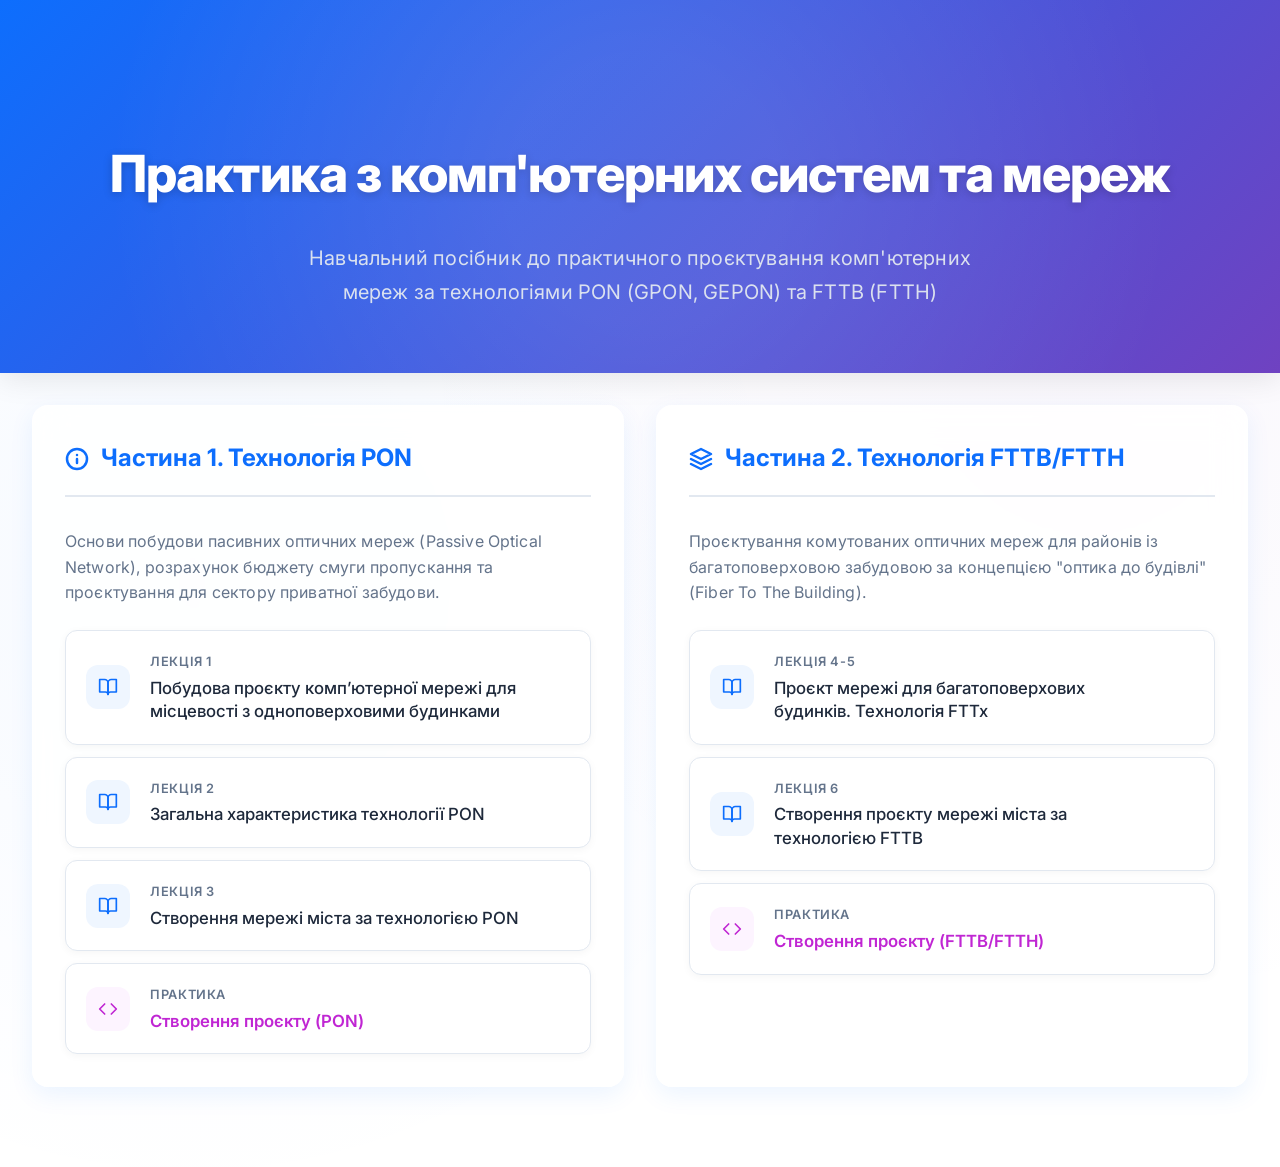
<file: index.html>
<!DOCTYPE html>
<html lang="uk">
<head>
    <meta charset="UTF-8">
    <meta name="viewport" content="width=device-width, initial-scale=1.0">
    <title>Комп'ютерні мережі міста (PON та FTTB)</title>
    <link rel="stylesheet" href="style.css">
</head>
<body class="home-page">

    <header class="hero">
        <h1>Практика з комп'ютерних систем та мереж</h1>
        <p>Навчальний посібник до практичного проєктування комп'ютерних мереж за технологіями PON (GPON, GEPON) та FTTB (FTTH)</p>
    </header>

    <div class="modules-grid">
        <!-- Частина 1: PON -->
        <section class="module-card">
            <h2>
                <svg width="24" height="24" viewBox="0 0 24 24" fill="none" stroke="currentColor" stroke-width="2.5" stroke-linecap="round" stroke-linejoin="round">
                    <circle cx="12" cy="12" r="10"></circle>
                    <line x1="12" y1="16" x2="12" y2="12"></line>
                    <line x1="12" y1="8" x2="12.01" y2="8"></line>
                </svg>
                Частина 1. Технологія PON
            </h2>
            <p class="module-desc">Основи побудови пасивних оптичних мереж (Passive Optical Network), розрахунок бюджету смуги пропускання та проєктування для сектору приватної забудови.</p>
            
            <div class="lecture-list">
                <a href="Lection1.html" class="lecture-item">
                    <div class="lecture-icon">
                        <svg width="20" height="20" viewBox="0 0 24 24" fill="none" stroke="currentColor" stroke-width="2" stroke-linecap="round" stroke-linejoin="round"><path d="M2 3h6a4 4 0 0 1 4 4v14a3 3 0 0 0-3-3H2z"></path><path d="M22 3h-6a4 4 0 0 0-4 4v14a3 3 0 0 1 3-3h7z"></path></svg>
                    </div>
                    <div class="lecture-content">
                        <span class="lecture-badge">Лекція 1</span>
                        <h3 class="lecture-title">Побудова проєкту комп’ютерної мережі для місцевості з одноповерховими будинками</h3>
                    </div>
                    <div class="lecture-arrow">
                        <svg width="20" height="20" viewBox="0 0 24 24" fill="none" stroke="currentColor" stroke-width="2" stroke-linecap="round" stroke-linejoin="round"><line x1="5" y1="12" x2="19" y2="12"></line><polyline points="12 5 19 12 12 19"></polyline></svg>
                    </div>
                </a>

                <a href="Lection2.html" class="lecture-item">
                    <div class="lecture-icon">
                        <svg width="20" height="20" viewBox="0 0 24 24" fill="none" stroke="currentColor" stroke-width="2" stroke-linecap="round" stroke-linejoin="round"><path d="M2 3h6a4 4 0 0 1 4 4v14a3 3 0 0 0-3-3H2z"></path><path d="M22 3h-6a4 4 0 0 0-4 4v14a3 3 0 0 1 3-3h7z"></path></svg>
                    </div>
                    <div class="lecture-content">
                        <span class="lecture-badge">Лекція 2</span>
                        <h3 class="lecture-title">Загальна характеристика технології PON</h3>
                    </div>
                    <div class="lecture-arrow">
                        <svg width="20" height="20" viewBox="0 0 24 24" fill="none" stroke="currentColor" stroke-width="2" stroke-linecap="round" stroke-linejoin="round"><line x1="5" y1="12" x2="19" y2="12"></line><polyline points="12 5 19 12 12 19"></polyline></svg>
                    </div>
                </a>

                <a href="Lection3.html" class="lecture-item">
                    <div class="lecture-icon">
                        <svg width="20" height="20" viewBox="0 0 24 24" fill="none" stroke="currentColor" stroke-width="2" stroke-linecap="round" stroke-linejoin="round"><path d="M2 3h6a4 4 0 0 1 4 4v14a3 3 0 0 0-3-3H2z"></path><path d="M22 3h-6a4 4 0 0 0-4 4v14a3 3 0 0 1 3-3h7z"></path></svg>
                    </div>
                    <div class="lecture-content">
                        <span class="lecture-badge">Лекція 3</span>
                        <h3 class="lecture-title">Створення мережі міста за технологією PON</h3>
                    </div>
                    <div class="lecture-arrow">
                        <svg width="20" height="20" viewBox="0 0 24 24" fill="none" stroke="currentColor" stroke-width="2" stroke-linecap="round" stroke-linejoin="round"><line x1="5" y1="12" x2="19" y2="12"></line><polyline points="12 5 19 12 12 19"></polyline></svg>
                    </div>
                </a>

                <a href="Practice1.html" class="lecture-item practice">
                    <div class="lecture-icon practice-icon">
                        <svg width="20" height="20" viewBox="0 0 24 24" fill="none" stroke="currentColor" stroke-width="2" stroke-linecap="round" stroke-linejoin="round"><polyline points="16 18 22 12 16 6"></polyline><polyline points="8 6 2 12 8 18"></polyline></svg>
                    </div>
                    <div class="lecture-content">
                        <span class="lecture-badge">Практика</span>
                        <h3 class="lecture-title">Створення проєкту (PON)</h3>
                    </div>
                    <div class="lecture-arrow">
                        <svg width="20" height="20" viewBox="0 0 24 24" fill="none" stroke="currentColor" stroke-width="2" stroke-linecap="round" stroke-linejoin="round"><line x1="5" y1="12" x2="19" y2="12"></line><polyline points="12 5 19 12 12 19"></polyline></svg>
                    </div>
                </a>
            </div>
        </section>

        <!-- Частина 2: FTTB -->
        <section class="module-card">
            <h2>
                <svg width="24" height="24" viewBox="0 0 24 24" fill="none" stroke="currentColor" stroke-width="2.5" stroke-linecap="round" stroke-linejoin="round">
                    <polygon points="12 2 2 7 12 12 22 7 12 2"></polygon>
                    <polyline points="2 17 12 22 22 17"></polyline>
                    <polyline points="2 12 12 17 22 12"></polyline>
                </svg>
                Частина 2. Технологія FTTB/FTTH
            </h2>
            <p class="module-desc">Проєктування комутованих оптичних мереж для районів із багатоповерховою забудовою за концепцією "оптика до будівлі" (Fiber To The Building).</p>
            
            <div class="lecture-list">
                <a href="Lection4-5.html" class="lecture-item">
                    <div class="lecture-icon">
                        <svg width="20" height="20" viewBox="0 0 24 24" fill="none" stroke="currentColor" stroke-width="2" stroke-linecap="round" stroke-linejoin="round"><path d="M2 3h6a4 4 0 0 1 4 4v14a3 3 0 0 0-3-3H2z"></path><path d="M22 3h-6a4 4 0 0 0-4 4v14a3 3 0 0 1 3-3h7z"></path></svg>
                    </div>
                    <div class="lecture-content">
                        <span class="lecture-badge">Лекція 4-5</span>
                        <h3 class="lecture-title">Проєкт мережі для багатоповерхових будинків. Технологія FTTx</h3>
                    </div>
                    <div class="lecture-arrow">
                        <svg width="20" height="20" viewBox="0 0 24 24" fill="none" stroke="currentColor" stroke-width="2" stroke-linecap="round" stroke-linejoin="round"><line x1="5" y1="12" x2="19" y2="12"></line><polyline points="12 5 19 12 12 19"></polyline></svg>
                    </div>
                </a>



                <a href="Lection6.html" class="lecture-item">
                    <div class="lecture-icon">
                        <svg width="20" height="20" viewBox="0 0 24 24" fill="none" stroke="currentColor" stroke-width="2" stroke-linecap="round" stroke-linejoin="round"><path d="M2 3h6a4 4 0 0 1 4 4v14a3 3 0 0 0-3-3H2z"></path><path d="M22 3h-6a4 4 0 0 0-4 4v14a3 3 0 0 1 3-3h7z"></path></svg>
                    </div>
                    <div class="lecture-content">
                        <span class="lecture-badge">Лекція 6</span>
                        <h3 class="lecture-title">Створення проєкту мережі міста за технологією FTTB</h3>
                    </div>
                    <div class="lecture-arrow">
                        <svg width="20" height="20" viewBox="0 0 24 24" fill="none" stroke="currentColor" stroke-width="2" stroke-linecap="round" stroke-linejoin="round"><line x1="5" y1="12" x2="19" y2="12"></line><polyline points="12 5 19 12 12 19"></polyline></svg>
                    </div>
                </a>

                <a href="Practice2.html" class="lecture-item practice">
                    <div class="lecture-icon practice-icon">
                        <svg width="20" height="20" viewBox="0 0 24 24" fill="none" stroke="currentColor" stroke-width="2" stroke-linecap="round" stroke-linejoin="round"><polyline points="16 18 22 12 16 6"></polyline><polyline points="8 6 2 12 8 18"></polyline></svg>
                    </div>
                    <div class="lecture-content">
                        <span class="lecture-badge">Практика</span>
                        <h3 class="lecture-title">Створення проєкту (FTTB/FTTH)</h3>
                    </div>
                    <div class="lecture-arrow">
                        <svg width="20" height="20" viewBox="0 0 24 24" fill="none" stroke="currentColor" stroke-width="2" stroke-linecap="round" stroke-linejoin="round"><line x1="5" y1="12" x2="19" y2="12"></line><polyline points="12 5 19 12 12 19"></polyline></svg>
                    </div>
                </a>
            </div>
        </section>
    </div>

</body>
</html>
</file>
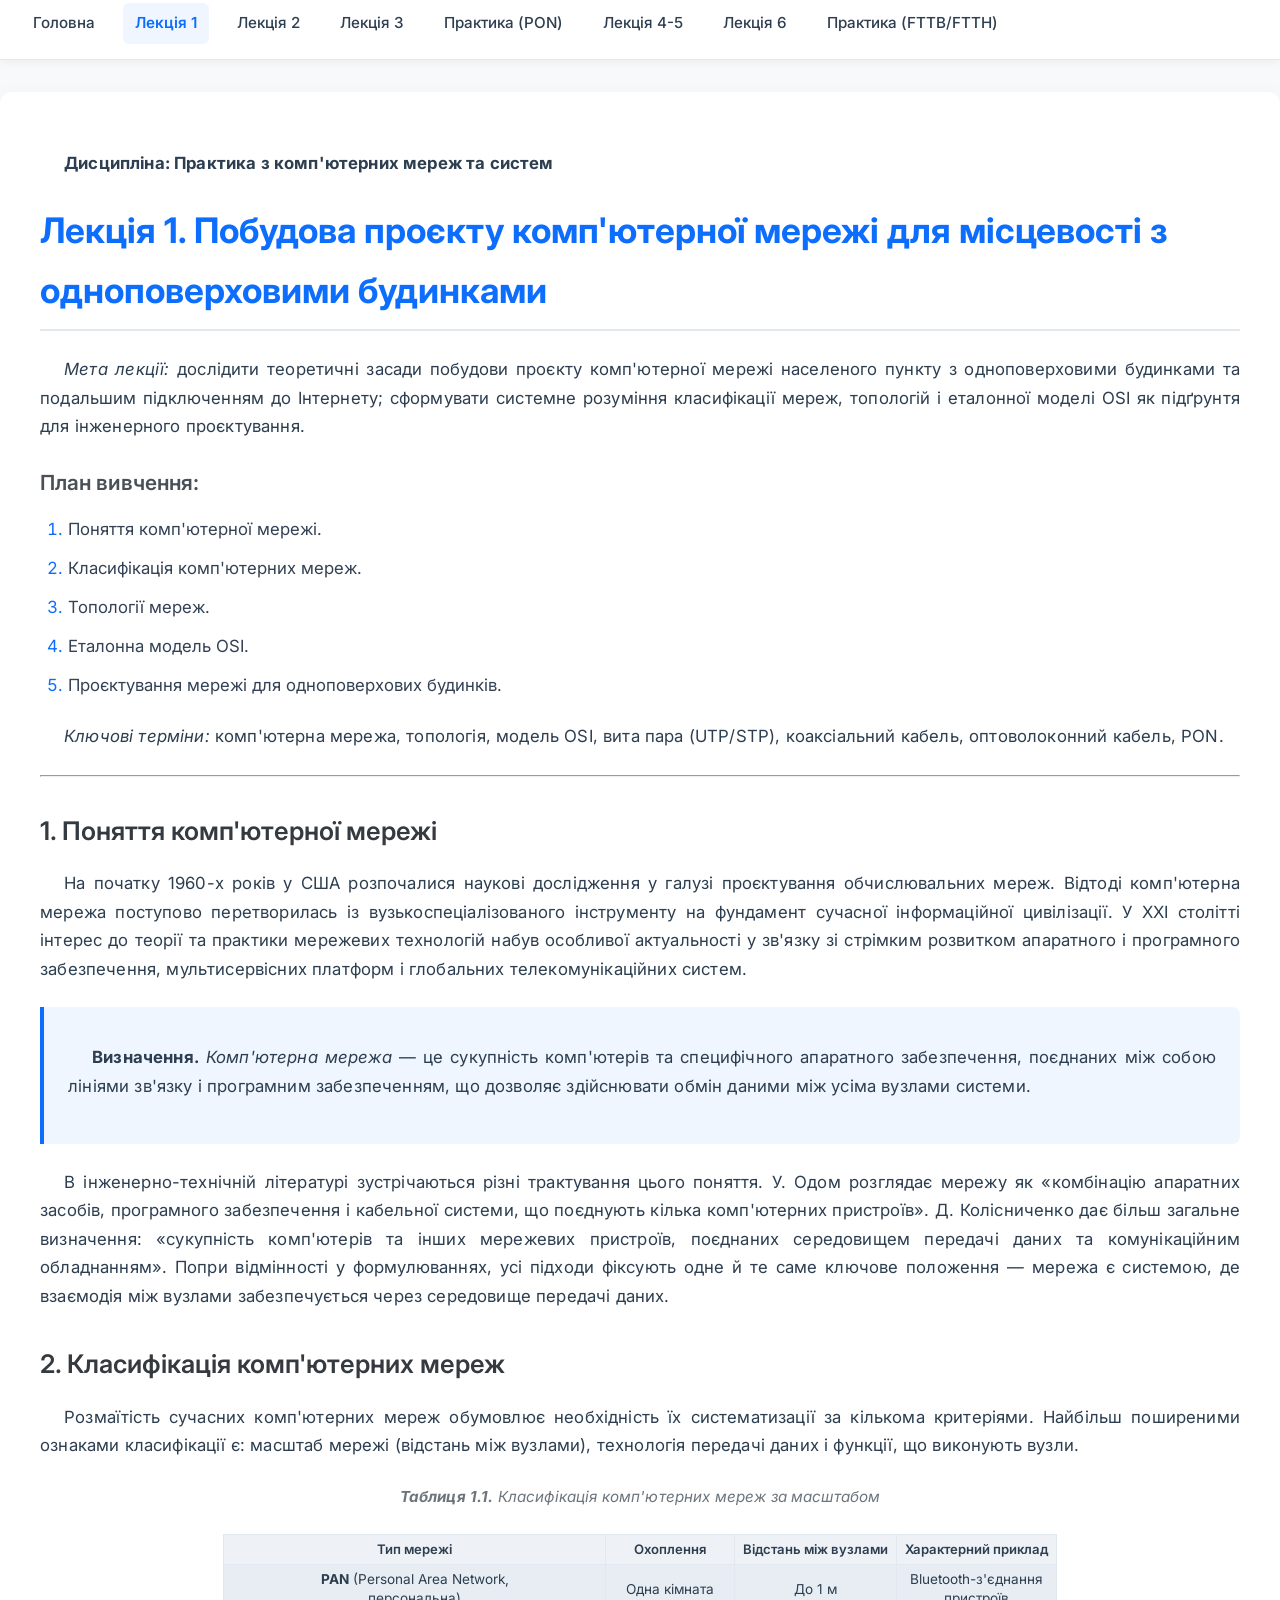
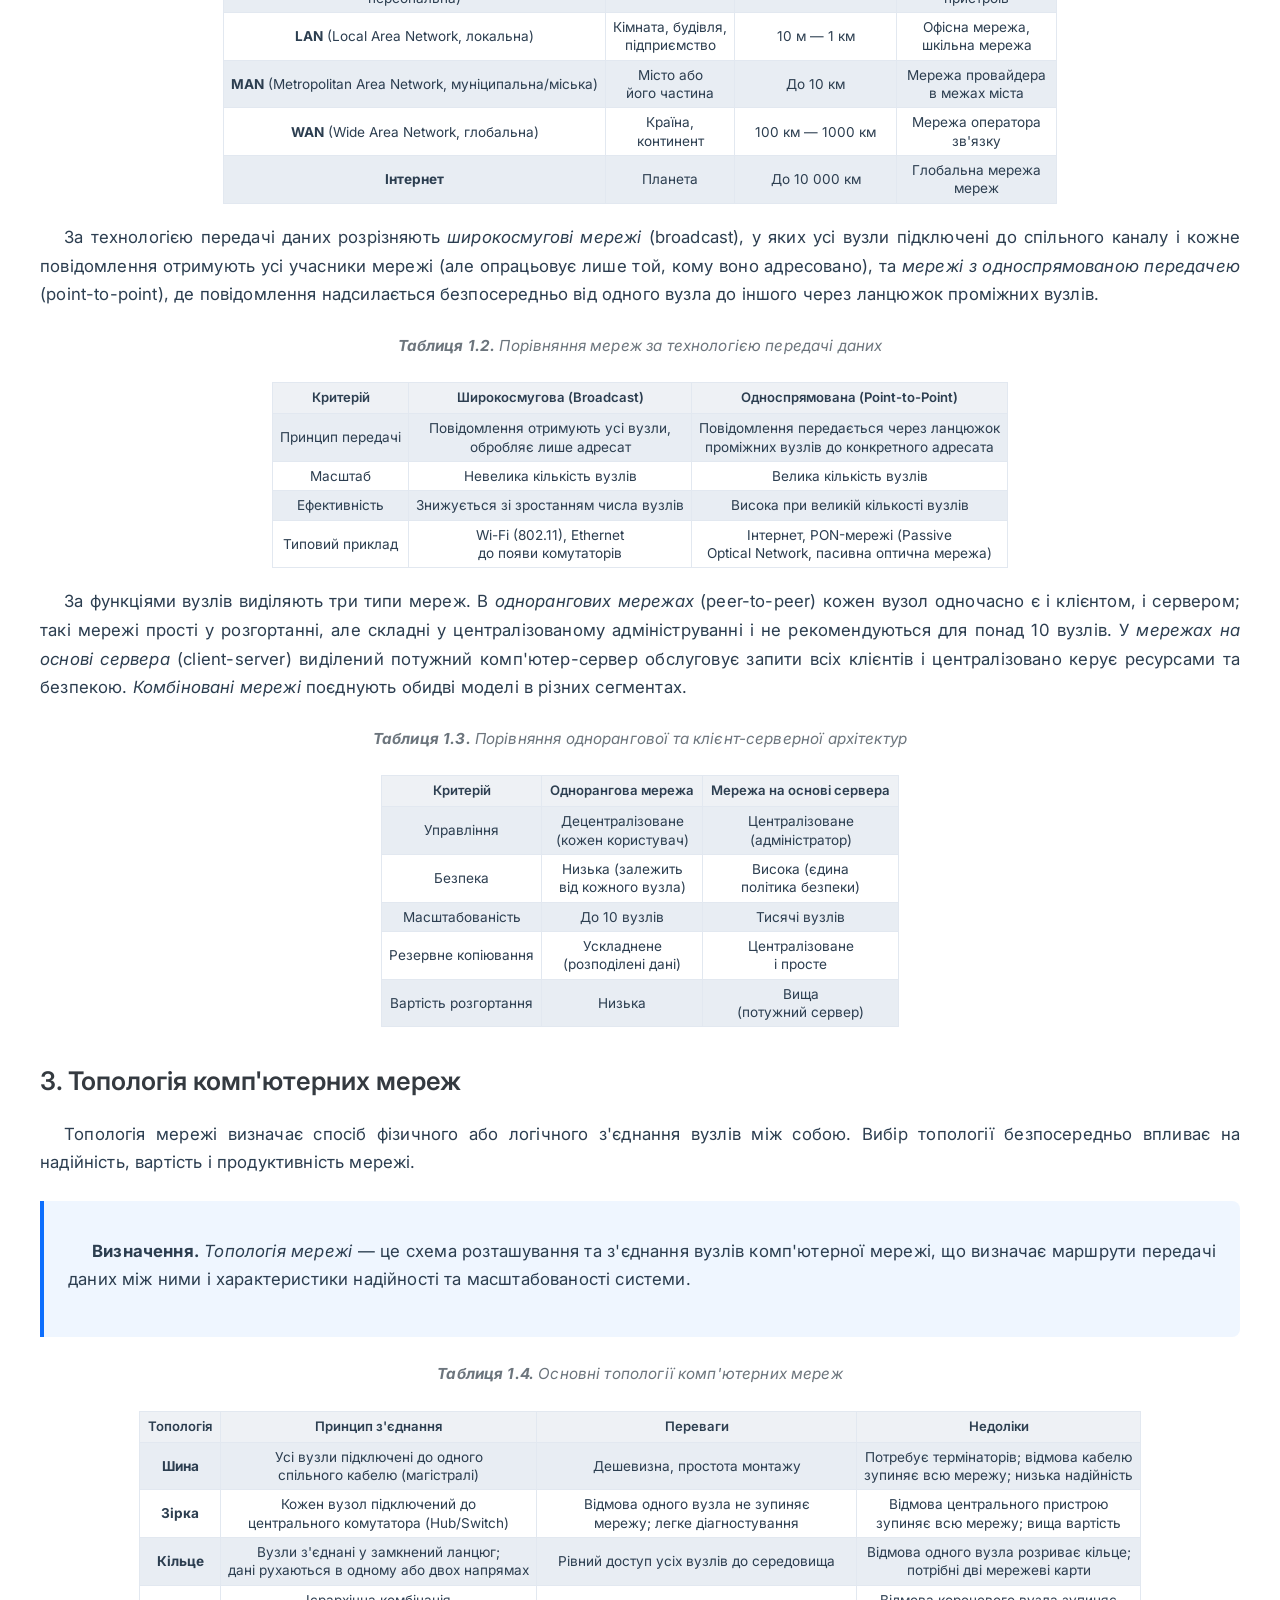
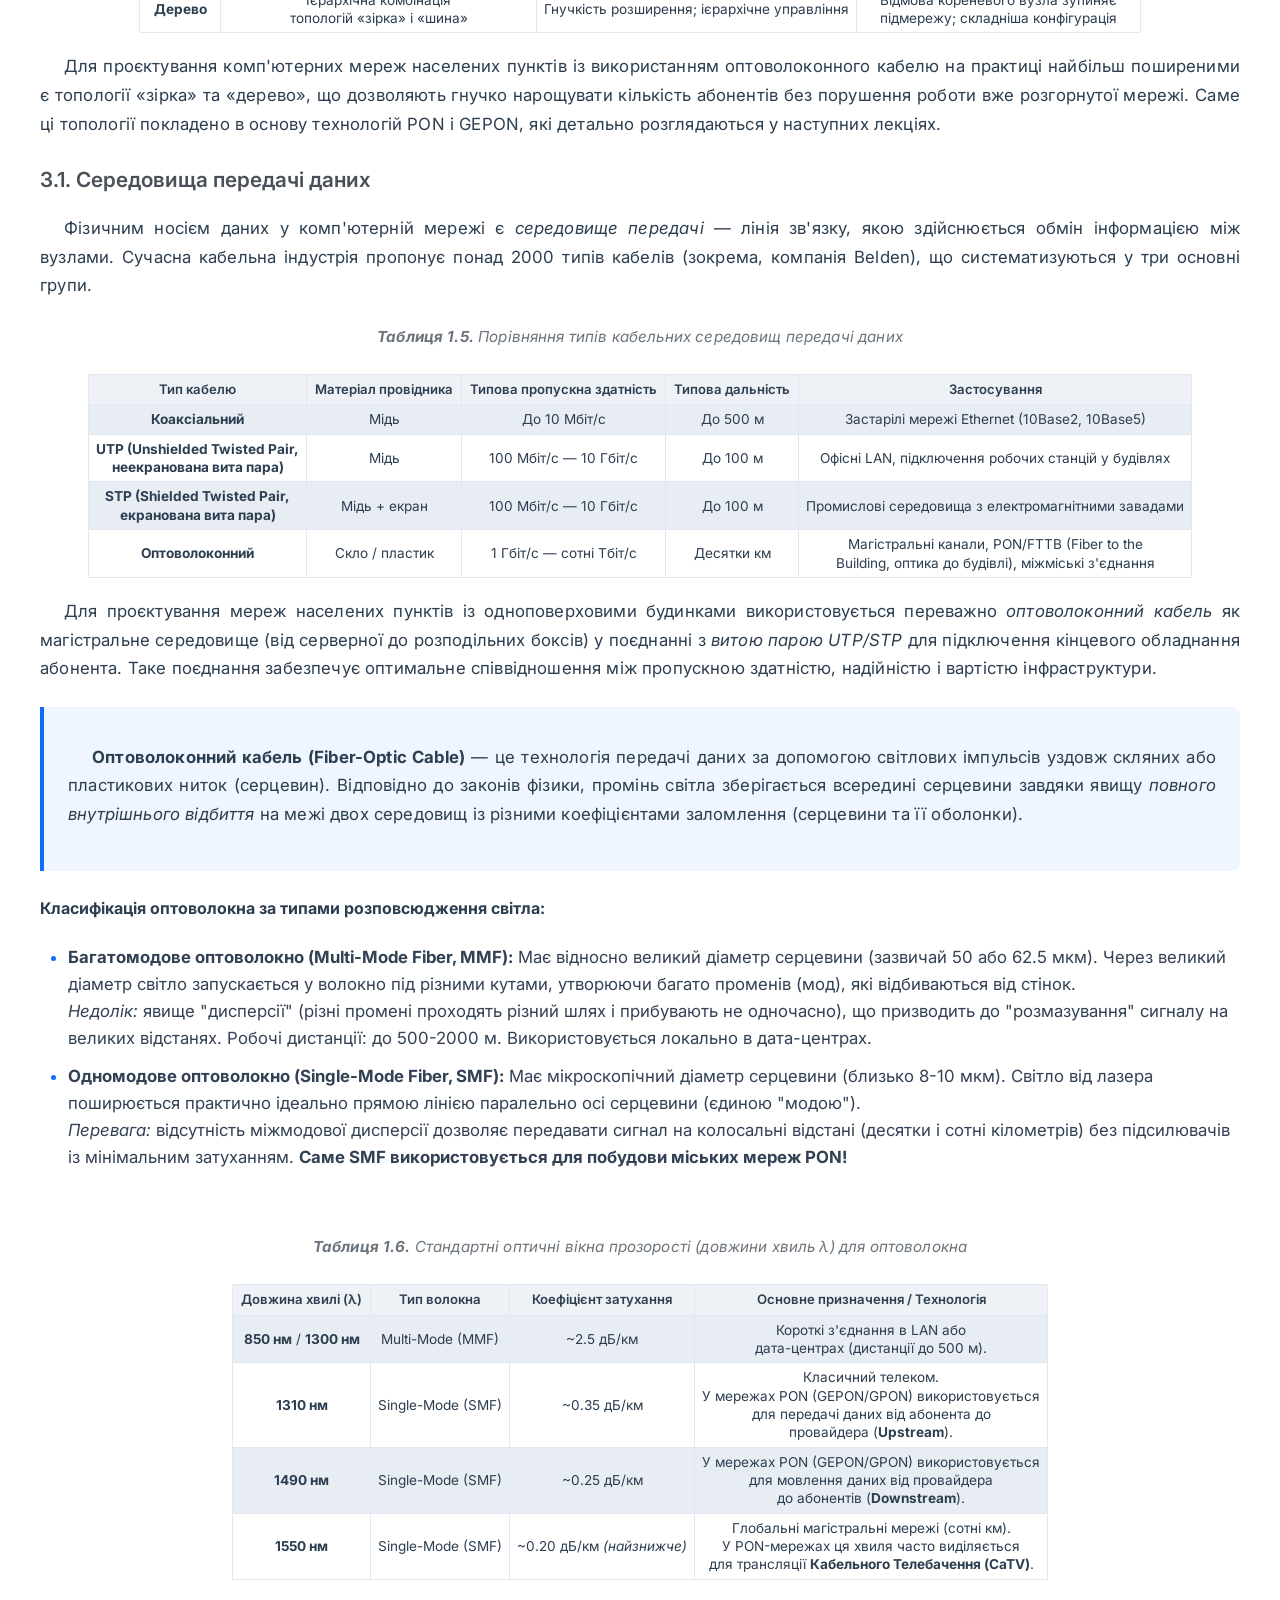
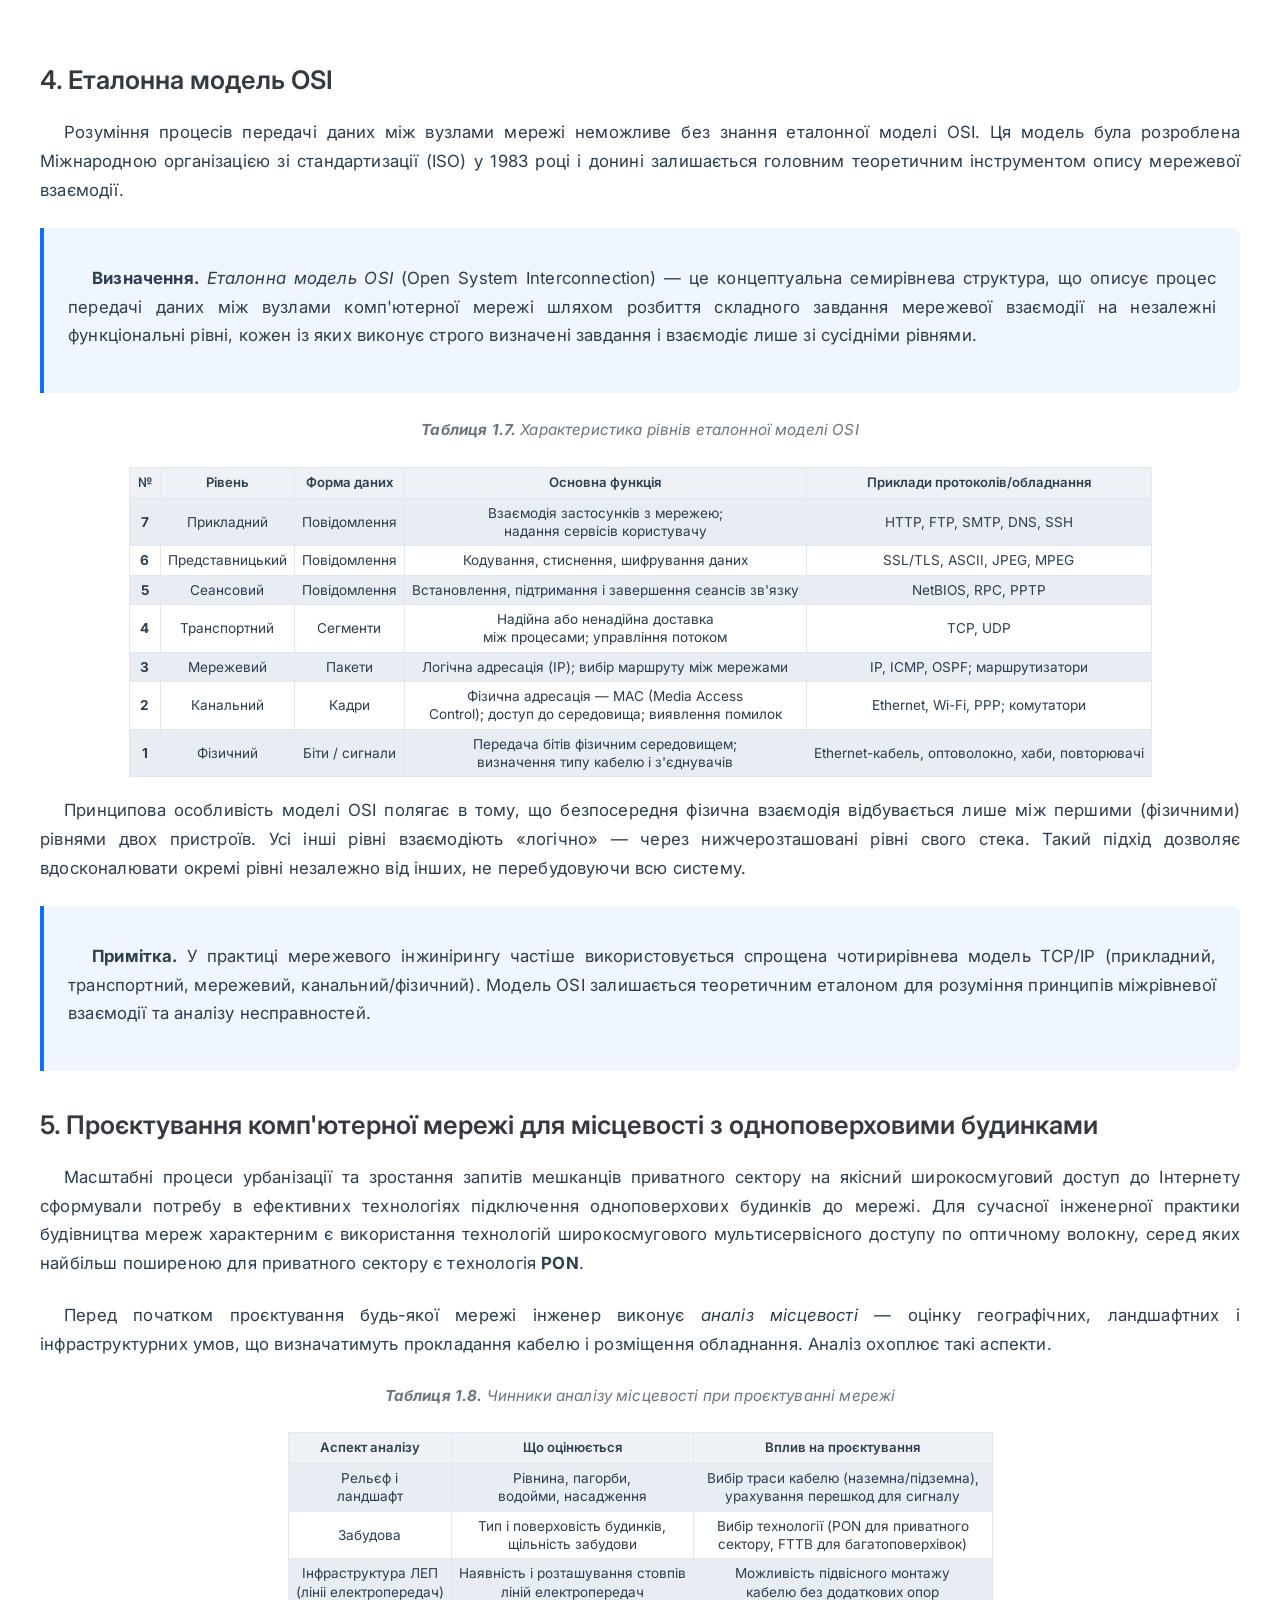
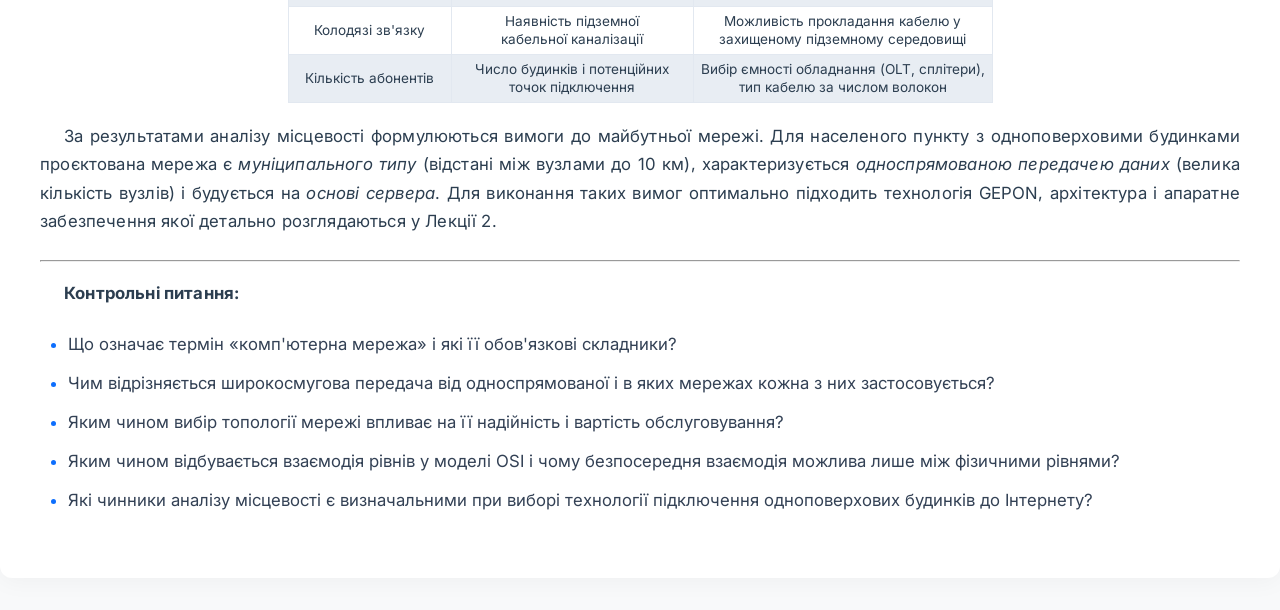
<file: Lection1.html>
<!DOCTYPE html>
<html lang="uk">
<head>
  <meta charset="UTF-8">
  <meta name="viewport" content="width=device-width, initial-scale=1.0">
  <title>Лекція 1. Побудова проєкту комп'ютерної мережі</title>
  <link rel="stylesheet" href="style.css">
</head>
<body>

    <!-- Global Navigation Bar -->
    <nav class="global-navbar">
        <ul class="global-nav-container">
            <li class="global-nav-item"><a href="index.html" class="global-nav-link"><i class="fa-solid fa-home" style="margin-right:5px"></i>Головна</a></li>
            <li class="global-nav-item"><a href="Lection1.html" class="global-nav-link active">Лекція 1</a></li>
            <li class="global-nav-item"><a href="Lection2.html" class="global-nav-link">Лекція 2</a></li>
            <li class="global-nav-item"><a href="Lection3.html" class="global-nav-link">Лекція 3</a></li>
            <li class="global-nav-item"><a href="Practice1.html" class="global-nav-link">Практика (PON)</a></li>
            <li class="global-nav-item"><a href="Lection4-5.html" class="global-nav-link">Лекція 4-5</a></li>
            <li class="global-nav-item"><a href="Lection6.html" class="global-nav-link">Лекція 6</a></li>
            <li class="global-nav-item"><a href="Practice2.html" class="global-nav-link">Практика (FTTB/FTTH)</a></li>
        </ul>
    </nav>

<main class="container">

<p class="center"><strong>Дисципліна: Практика з комп'ютерних мереж та систем</strong></p>

<h1>Лекція 1. Побудова проєкту комп'ютерної мережі для місцевості з одноповерховими будинками</h1>

<p class="center"><em>Мета лекції:</em> дослідити теоретичні засади побудови проєкту комп'ютерної мережі населеного пункту з одноповерховими будинками та подальшим підключенням до Інтернету; сформувати системне розуміння класифікації мереж, топологій і еталонної моделі OSI як підґрунтя для інженерного проєктування.</p>

<h3 class="center">План вивчення:</h3>
<ol>
  <li>Поняття комп'ютерної мережі.</li>
  <li>Класифікація комп'ютерних мереж.</li>
  <li>Топології мереж.</li>
  <li>Еталонна модель OSI.</li>
  <li>Проєктування мережі для одноповерхових будинків.</li>
</ol>

<p class="center"><em>Ключові терміни:</em> комп'ютерна мережа, топологія, модель OSI, вита пара (UTP/STP), коаксіальний кабель, оптоволоконний кабель, PON.</p>

<hr>

<h2>1. Поняття комп'ютерної мережі</h2>

<p>На початку 1960-х років у США розпочалися наукові дослідження у галузі проєктування обчислювальних мереж. Відтоді комп'ютерна мережа поступово перетворилась із вузькоспеціалізованого інструменту на фундамент сучасної інформаційної цивілізації. У XXI столітті інтерес до теорії та практики мережевих технологій набув особливої актуальності у зв'язку зі стрімким розвитком апаратного і програмного забезпечення, мультисервісних платформ і глобальних телекомунікаційних систем.</p>

<div class="definition-block">
  <p><strong>Визначення.</strong> <em>Комп'ютерна мережа</em> — це сукупність комп'ютерів та специфічного апаратного забезпечення, поєднаних між собою лініями зв'язку і програмним забезпеченням, що дозволяє здійснювати обмін даними між усіма вузлами системи.</p>
</div>

<p>В інженерно-технічній літературі зустрічаються різні трактування цього поняття. У. Одом розглядає мережу як «комбінацію апаратних засобів, програмного забезпечення і кабельної системи, що поєднують кілька комп'ютерних пристроїв». Д. Колісниченко дає більш загальне визначення: «сукупність комп'ютерів та інших мережевих пристроїв, поєднаних середовищем передачі даних та комунікаційним обладнанням». Попри відмінності у формулюваннях, усі підходи фіксують одне й те саме ключове положення — мережа є системою, де взаємодія між вузлами забезпечується через середовище передачі даних.</p>

<h2>2. Класифікація комп'ютерних мереж</h2>

<p>Розмаїтість сучасних комп'ютерних мереж обумовлює необхідність їх систематизації за кількома критеріями. Найбільш поширеними ознаками класифікації є: масштаб мережі (відстань між вузлами), технологія передачі даних і функції, що виконують вузли.</p>

<p class="table-caption"><strong>Таблиця 1.1.</strong> Класифікація комп'ютерних мереж за масштабом</p>
<div class="table-responsive table-medium">
<table class="sim-table">
  <tr>
    <th>Тип мережі</th>
    <th>Охоплення</th>
    <th>Відстань між вузлами</th>
    <th>Характерний приклад</th>
  </tr>
  <tr>
    <td><strong>PAN</strong> (Personal Area Network,<br>персональна)</td>
    <td>Одна кімната</td>
    <td>До 1 м</td>
    <td>Bluetooth-з'єднання<br>пристроїв</td>
  </tr>
  <tr>
    <td><strong>LAN</strong> (Local Area Network, локальна)</td>
    <td>Кімната, будівля,<br>підприємство</td>
    <td>10 м — 1 км</td>
    <td>Офісна мережа,<br>шкільна мережа</td>
  </tr>
  <tr>
    <td><strong>MAN</strong> (Metropolitan Area Network, муніципальна/міська)</td>
    <td>Місто або<br>його частина</td>
    <td>До 10 км</td>
    <td>Мережа провайдера<br>в межах міста</td>
  </tr>
  <tr>
    <td><strong>WAN</strong> (Wide Area Network, глобальна)</td>
    <td>Країна,<br>континент</td>
    <td>100 км — 1000 км</td>
    <td>Мережа оператора<br>зв'язку</td>
  </tr>
  <tr>
    <td><strong>Інтернет</strong></td>
    <td>Планета</td>
    <td>До 10 000 км</td>
    <td>Глобальна мережа<br>мереж</td>
  </tr>
</table>
</div>

<p>За технологією передачі даних розрізняють <em>широкосмугові мережі</em> (broadcast), у яких усі вузли підключені до спільного каналу і кожне повідомлення отримують усі учасники мережі (але опрацьовує лише той, кому воно адресовано), та <em>мережі з односпрямованою передачею</em> (point-to-point), де повідомлення надсилається безпосередньо від одного вузла до іншого через ланцюжок проміжних вузлів.</p>

<p class="table-caption"><strong>Таблиця 1.2.</strong> Порівняння мереж за технологією передачі даних</p>
<div class="table-responsive table-medium">
<table class="sim-table">
  <tr>
    <th>Критерій</th>
    <th>Широкосмугова (Broadcast)</th>
    <th>Односпрямована (Point-to-Point)</th>
  </tr>
  <tr>
    <td>Принцип передачі</td>
    <td>Повідомлення отримують усі вузли,<br>обробляє лише адресат</td>
    <td>Повідомлення передається через ланцюжок<br>проміжних вузлів до конкретного адресата</td>
  </tr>
  <tr>
    <td>Масштаб</td>
    <td>Невелика кількість вузлів</td>
    <td>Велика кількість вузлів</td>
  </tr>
  <tr>
    <td>Ефективність</td>
    <td>Знижується зі зростанням числа вузлів</td>
    <td>Висока при великій кількості вузлів</td>
  </tr>
  <tr>
    <td>Типовий приклад</td>
    <td>Wi-Fi (802.11), Ethernet<br>до появи комутаторів</td>
    <td>Інтернет, PON-мережі (Passive<br>Optical Network, пасивна оптична мережа)</td>
  </tr>
</table>
</div>

<p>За функціями вузлів виділяють три типи мереж. В <em>однорангових мережах</em> (peer-to-peer) кожен вузол одночасно є і клієнтом, і сервером; такі мережі прості у розгортанні, але складні у централізованому адмініструванні і не рекомендуються для понад 10 вузлів. У <em>мережах на основі сервера</em> (client-server) виділений потужний комп'ютер-сервер обслуговує запити всіх клієнтів і централізовано керує ресурсами та безпекою. <em>Комбіновані мережі</em> поєднують обидві моделі в різних сегментах.</p>

<p class="table-caption"><strong>Таблиця 1.3.</strong> Порівняння однорангової та клієнт-серверної архітектур</p>
<div class="table-responsive table-medium">
<table class="sim-table">
  <tr>
    <th>Критерій</th>
    <th>Одноранговa мережа</th>
    <th>Мережа на основі сервера</th>
  </tr>
  <tr>
    <td>Управління</td>
    <td>Децентралізоване<br>(кожен користувач)</td>
    <td>Централізоване<br>(адміністратор)</td>
  </tr>
  <tr>
    <td>Безпека</td>
    <td>Низька (залежить<br>від кожного вузла)</td>
    <td>Висока (єдина<br>політика безпеки)</td>
  </tr>
  <tr>
    <td>Масштабованість</td>
    <td>До 10 вузлів</td>
    <td>Тисячі вузлів</td>
  </tr>
  <tr>
    <td>Резервне копіювання</td>
    <td>Ускладнене<br>(розподілені дані)</td>
    <td>Централізоване<br>і просте</td>
  </tr>
  <tr>
    <td>Вартість розгортання</td>
    <td>Низька</td>
    <td>Вища<br>(потужний сервер)</td>
  </tr>
</table>
</div>

<h2>3. Топологія комп'ютерних мереж</h2>

<p>Топологія мережі визначає спосіб фізичного або логічного з'єднання вузлів між собою. Вибір топології безпосередньо впливає на надійність, вартість і продуктивність мережі.</p>

<div class="definition-block">
  <p><strong>Визначення.</strong> <em>Топологія мережі</em> — це схема розташування та з'єднання вузлів комп'ютерної мережі, що визначає маршрути передачі даних між ними і характеристики надійності та масштабованості системи.</p>
</div>

<p class="table-caption"><strong>Таблиця 1.4.</strong> Основні топології комп'ютерних мереж</p>
<div class="table-responsive table-medium">
<table class="sim-table">
  <tr>
    <th>Топологія</th>
    <th>Принцип з'єднання</th>
    <th>Переваги</th>
    <th>Недоліки</th>
  </tr>
  <tr>
    <td><strong>Шина</strong></td>
    <td>Усі вузли підключені до одного<br>спільного кабелю (магістралі)</td>
    <td>Дешевизна, простота монтажу</td>
    <td>Потребує термінаторів; відмова кабелю<br>зупиняє всю мережу; низька надійність</td>
  </tr>
  <tr>
    <td><strong>Зірка</strong></td>
    <td>Кожен вузол підключений до<br>центрального комутатора (Hub/Switch)</td>
    <td>Відмова одного вузла не зупиняє<br>мережу; легке діагностування</td>
    <td>Відмова центрального пристрою<br>зупиняє всю мережу; вища вартість</td>
  </tr>
  <tr>
    <td><strong>Кільце</strong></td>
    <td>Вузли з'єднані у замкнений ланцюг;<br>дані рухаються в одному або двох напрямах</td>
    <td>Рівний доступ усіх вузлів до середовища</td>
    <td>Відмова одного вузла розриває кільце;<br>потрібні дві мережеві карти</td>
  </tr>
  <tr>
    <td><strong>Дерево</strong></td>
    <td>Ієрархічна комбінація<br>топологій «зірка» і «шина»</td>
    <td>Гнучкість розширення; ієрархічне управління</td>
    <td>Відмова кореневого вузла зупиняє<br>підмережу; складніша конфігурація</td>
  </tr>
</table>
</div>

<p>Для проєктування комп'ютерних мереж населених пунктів із використанням оптоволоконного кабелю на практиці найбільш поширеними є топології «зірка» та «дерево», що дозволяють гнучко нарощувати кількість абонентів без порушення роботи вже розгорнутої мережі. Саме ці топології покладено в основу технологій PON і GEPON, які детально розглядаються у наступних лекціях.</p>

<h3>3.1. Середовища передачі даних</h3>

<p>Фізичним носієм даних у комп'ютерній мережі є <em>середовище передачі</em> — лінія зв'язку, якою здійснюється обмін інформацією між вузлами. Сучасна кабельна індустрія пропонує понад 2000 типів кабелів (зокрема, компанія Belden), що систематизуються у три основні групи.</p>

<p class="table-caption"><strong>Таблиця 1.5.</strong> Порівняння типів кабельних середовищ передачі даних</p>
<div class="table-responsive table-medium">
<table class="sim-table">
  <tr>
    <th>Тип кабелю</th>
    <th>Матеріал провідника</th>
    <th>Типова пропускна здатність</th>
    <th>Типова дальність</th>
    <th>Застосування</th>
  </tr>
  <tr>
    <td><strong>Коаксіальний</strong></td>
    <td>Мідь</td>
    <td>До 10 Мбіт/с</td>
    <td>До 500 м</td>
    <td>Застарілі мережі Ethernet (10Base2, 10Base5)</td>
  </tr>
  <tr>
    <td><strong>UTP (Unshielded Twisted Pair,<br>неекранована вита пара)</strong></td>
    <td>Мідь</td>
    <td>100 Мбіт/с — 10 Гбіт/с</td>
    <td>До 100 м</td>
    <td>Офісні LAN, підключення робочих станцій у будівлях</td>
  </tr>
  <tr>
    <td><strong>STP (Shielded Twisted Pair,<br>екранована вита пара)</strong></td>
    <td>Мідь + екран</td>
    <td>100 Мбіт/с — 10 Гбіт/с</td>
    <td>До 100 м</td>
    <td>Промислові середовища з електромагнітними завадами</td>
  </tr>
  <tr>
    <td><strong>Оптоволоконний</strong></td>
    <td>Скло / пластик</td>
    <td>1 Гбіт/с — сотні Тбіт/с</td>
    <td>Десятки км</td>
    <td>Магістральні канали, PON/FTTB (Fiber to the<br>Building, оптика до будівлі), міжміські з'єднання</td>
  </tr>
</table>
</div>

<p>Для проєктування мереж населених пунктів із одноповерховими будинками використовується переважно <em>оптоволоконний кабель</em> як магістральне середовище (від серверної до розподільних боксів) у поєднанні з <em>витою парою UTP/STP</em> для підключення кінцевого обладнання абонента. Таке поєднання забезпечує оптимальне співвідношення між пропускною здатністю, надійністю і вартістю інфраструктури.</p>

<div class="definition-block">
  <p><strong>Оптоволоконний кабель (Fiber-Optic Cable)</strong> — це технологія передачі даних за допомогою світлових імпульсів уздовж скляних або пластикових ниток (серцевин). Відповідно до законів фізики, промінь світла зберігається всередині серцевини завдяки явищу <em>повного внутрішнього відбиття</em> на межі двох середовищ із різними коефіцієнтами заломлення (серцевини та її оболонки).</p>
</div>

<h4>Класифікація оптоволокна за типами розповсюдження світла:</h4>
<ul>
  <li><strong>Багатомодове оптоволокно (Multi-Mode Fiber, MMF):</strong> Має відносно великий діаметр серцевини (зазвичай 50 або 62.5 мкм). Через великий діаметр світло запускається у волокно під різними кутами, утворюючи багато променів (мод), які відбиваються від стінок. 
    <br><em>Недолік:</em> явище "дисперсії" (різні промені проходять різний шлях і прибувають не одночасно), що призводить до "розмазування" сигналу на великих відстанях. Робочі дистанції: до 500-2000 м. Використовується локально в дата-центрах.</li>
  <li><strong>Одномодове оптоволокно (Single-Mode Fiber, SMF):</strong> Має мікроскопічний діаметр серцевини (близько 8-10 мкм). Світло від лазера поширюється практично ідеально прямою лінією паралельно осі серцевини (єдиною "модою"). 
    <br><em>Перевага:</em> відсутність міжмодової дисперсії дозволяє передавати сигнал на колосальні відстані (десятки і сотні кілометрів) без підсилювачів із мінімальним затуханням. <strong>Саме SMF використовується для побудови міських мереж PON!</strong></li>
</ul>

<br>

<p class="table-caption"><strong>Таблиця 1.6.</strong> Стандартні оптичні вікна прозорості (довжини хвиль &lambda;) для оптоволокна</p>
<div class="table-responsive table-medium">
<table class="sim-table">
  <tr>
    <th>Довжина хвилі (&lambda;)</th>
    <th>Тип волокна</th>
    <th>Коефіцієнт затухання</th>
    <th>Основне призначення / Технологія</th>
  </tr>
  <tr>
    <td><strong>850 нм</strong> / <strong>1300 нм</strong></td>
    <td>Multi-Mode (MMF)</td>
    <td>~2.5 дБ/км</td>
    <td>Короткі з'єднання в LAN або<br>дата-центрах (дистанції до 500 м).</td>
  </tr>
  <tr>
    <td><strong>1310 нм</strong></td>
    <td>Single-Mode (SMF)</td>
    <td>~0.35 дБ/км</td>
    <td>Класичний телеком.<br>У мережах PON (GEPON/GPON) використовується<br>для передачі даних від абонента до<br>провайдера (<strong>Upstream</strong>).</td>
  </tr>
  <tr>
    <td><strong>1490 нм</strong></td>
    <td>Single-Mode (SMF)</td>
    <td>~0.25 дБ/км</td>
    <td>У мережах PON (GEPON/GPON) використовується<br>для мовлення даних від провайдера<br>до абонентів (<strong>Downstream</strong>).</td>
  </tr>
  <tr>
    <td><strong>1550 нм</strong></td>
    <td>Single-Mode (SMF)</td>
    <td>~0.20 дБ/км <em>(найзнижче)</em></td>
    <td>Глобальні магістральні мережі (сотні км).<br>У PON-мережах ця хвиля часто виділяється<br>для трансляції <strong>Кабельного Телебачення (CaTV)</strong>.</td>
  </tr>
</table>
</div>

<br>

<h2>4. Еталонна модель OSI</h2>

<p>Розуміння процесів передачі даних між вузлами мережі неможливе без знання еталонної моделі OSI. Ця модель була розроблена Міжнародною організацією зі стандартизації (ISO) у 1983 році і донині залишається головним теоретичним інструментом опису мережевої взаємодії.</p>

<div class="definition-block">
  <p><strong>Визначення.</strong> <em>Еталонна модель OSI</em> (Open System Interconnection) — це концептуальна семирівнева структура, що описує процес передачі даних між вузлами комп'ютерної мережі шляхом розбиття складного завдання мережевої взаємодії на незалежні функціональні рівні, кожен із яких виконує строго визначені завдання і взаємодіє лише зі сусідніми рівнями.</p>
</div>

<p class="table-caption"><strong>Таблиця 1.7.</strong> Характеристика рівнів еталонної моделі OSI</p>
<div class="table-responsive table-medium">
<table class="sim-table">
  <tr>
    <th>№</th>
    <th>Рівень</th>
    <th>Форма даних</th>
    <th>Основна функція</th>
    <th>Приклади протоколів/обладнання</th>
  </tr>
  <tr>
    <td><strong>7</strong></td>
    <td>Прикладний</td>
    <td>Повідомлення</td>
    <td>Взаємодія застосунків з мережею;<br>надання сервісів користувачу</td>
    <td>HTTP, FTP, SMTP, DNS, SSH</td>
  </tr>
  <tr>
    <td><strong>6</strong></td>
    <td>Представницький</td>
    <td>Повідомлення</td>
    <td>Кодування, стиснення, шифрування даних</td>
    <td>SSL/TLS, ASCII, JPEG, MPEG</td>
  </tr>
  <tr>
    <td><strong>5</strong></td>
    <td>Сеансовий</td>
    <td>Повідомлення</td>
    <td>Встановлення, підтримання і завершення сеансів зв'язку</td>
    <td>NetBIOS, RPC, PPTP</td>
  </tr>
  <tr>
    <td><strong>4</strong></td>
    <td>Транспортний</td>
    <td>Сегменти</td>
    <td>Надійна або ненадійна доставка<br>між процесами; управління потоком</td>
    <td>TCP, UDP</td>
  </tr>
  <tr>
    <td><strong>3</strong></td>
    <td>Мережевий</td>
    <td>Пакети</td>
    <td>Логічна адресація (IP); вибір маршруту між мережами</td>
    <td>IP, ICMP, OSPF; маршрутизатори</td>
  </tr>
  <tr>
    <td><strong>2</strong></td>
    <td>Канальний</td>
    <td>Кадри</td>
    <td>Фізична адресація — MAC (Media Access<br>Control); доступ до середовища; виявлення помилок</td>
    <td>Ethernet, Wi-Fi, PPP; комутатори</td>
  </tr>
  <tr>
    <td><strong>1</strong></td>
    <td>Фізичний</td>
    <td>Біти / сигнали</td>
    <td>Передача бітів фізичним середовищем;<br>визначення типу кабелю і з'єднувачів</td>
    <td>Ethernet-кабель, оптоволокно, хаби, повторювачі</td>
  </tr>
</table>
</div>

<p>Принципова особливість моделі OSI полягає в тому, що безпосередня фізична взаємодія відбувається лише між першими (фізичними) рівнями двох пристроїв. Усі інші рівні взаємодіють «логічно» — через нижчерозташовані рівні свого стека. Такий підхід дозволяє вдосконалювати окремі рівні незалежно від інших, не перебудовуючи всю систему.</p>

<div class="note">
  <p><strong>Примітка.</strong> У практиці мережевого інжинірингу частіше використовується спрощена чотирирівнева модель TCP/IP (прикладний, транспортний, мережевий, канальний/фізичний). Модель OSI залишається теоретичним еталоном для розуміння принципів міжрівневої взаємодії та аналізу несправностей.</p>
</div>

<h2>5. Проєктування комп'ютерної мережі для місцевості з одноповерховими будинками</h2>

<p>Масштабні процеси урбанізації та зростання запитів мешканців приватного сектору на якісний широкосмуговий доступ до Інтернету сформували потребу в ефективних технологіях підключення одноповерхових будинків до мережі. Для сучасної інженерної практики будівництва мереж характерним є використання технологій широкосмугового мультисервісного доступу по оптичному волокну, серед яких найбільш поширеною для приватного сектору є технологія <strong>PON</strong>.</p>

<p>Перед початком проєктування будь-якої мережі інженер виконує <em>аналіз місцевості</em> — оцінку географічних, ландшафтних і інфраструктурних умов, що визначатимуть прокладання кабелю і розміщення обладнання. Аналіз охоплює такі аспекти.</p>

<p class="table-caption"><strong>Таблиця 1.8.</strong> Чинники аналізу місцевості при проєктуванні мережі</p>
<div class="table-responsive table-medium">
<table class="sim-table">
  <tr>
    <th>Аспект аналізу</th>
    <th>Що оцінюється</th>
    <th>Вплив на проєктування</th>
  </tr>
  <tr>
    <td>Рельєф і<br>ландшафт</td>
    <td>Рівнина, пагорби,<br>водойми, насадження</td>
    <td>Вибір траси кабелю (наземна/підземна),<br>урахування перешкод для сигналу</td>
  </tr>
  <tr>
    <td>Забудова</td>
    <td>Тип і поверховість будинків,<br>щільність забудови</td>
    <td>Вибір технології (PON для приватного<br>сектору, FTTB для багатоповерхівок)</td>
  </tr>
  <tr>
    <td>Інфраструктура ЛЕП<br>(лініі електропередач)</td>
    <td>Наявність і розташування стовпів<br>ліній електропередач</td>
    <td>Можливість підвісного монтажу<br>кабелю без додаткових опор</td>
  </tr>
  <tr>
    <td>Колодязі зв'язку</td>
    <td>Наявність підземної<br>кабельної каналізації</td>
    <td>Можливість прокладання кабелю у<br>захищеному підземному середовищі</td>
  </tr>
  <tr>
    <td>Кількість абонентів</td>
    <td>Число будинків і потенційних<br>точок підключення</td>
    <td>Вибір ємності обладнання (OLT, сплітери),<br>тип кабелю за числом волокон</td>
  </tr>
</table>
</div>

<p>За результатами аналізу місцевості формулюються вимоги до майбутньої мережі. Для населеного пункту з одноповерховими будинками проєктована мережа є <em>муніципального типу</em> (відстані між вузлами до 10 км), характеризується <em>односпрямованою передачею даних</em> (велика кількість вузлів) і будується на <em>основі сервера</em>. Для виконання таких вимог оптимально підходить технологія GEPON, архітектура і апаратне забезпечення якої детально розглядаються у Лекції 2.</p>

<hr>

<p><strong>Контрольні питання:</strong></p>
<ul>
  <li>Що означає термін «комп'ютерна мережа» і які її обов'язкові складники?</li>
  <li>Чим відрізняється широкосмугова передача від односпрямованої і в яких мережах кожна з них застосовується?</li>
  <li>Яким чином вибір топології мережі впливає на її надійність і вартість обслуговування?</li>
  <li>Яким чином відбувається взаємодія рівнів у моделі OSI і чому безпосередня взаємодія можлива лише між фізичними рівнями?</li>
  <li>Які чинники аналізу місцевості є визначальними при виборі технології підключення одноповерхових будинків до Інтернету?</li>
</ul>

</main>

</body>
</html>
</file>
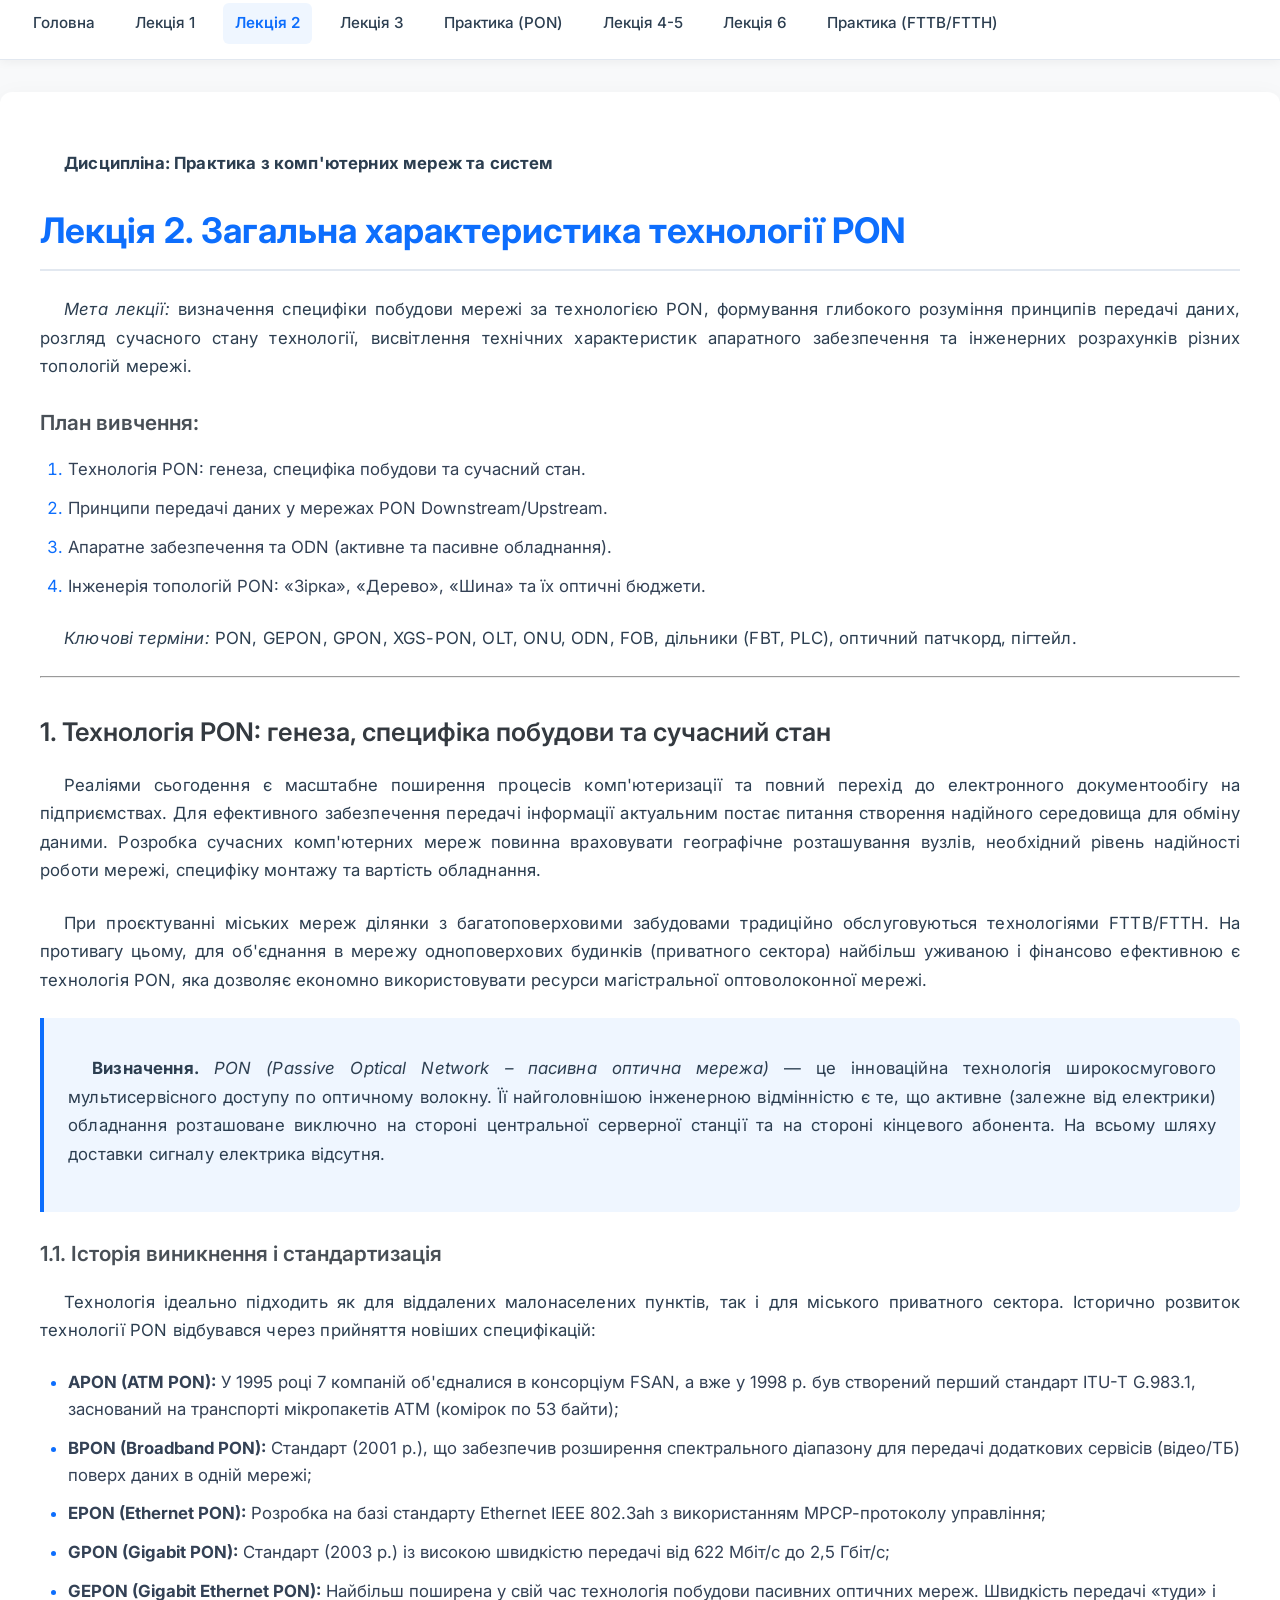
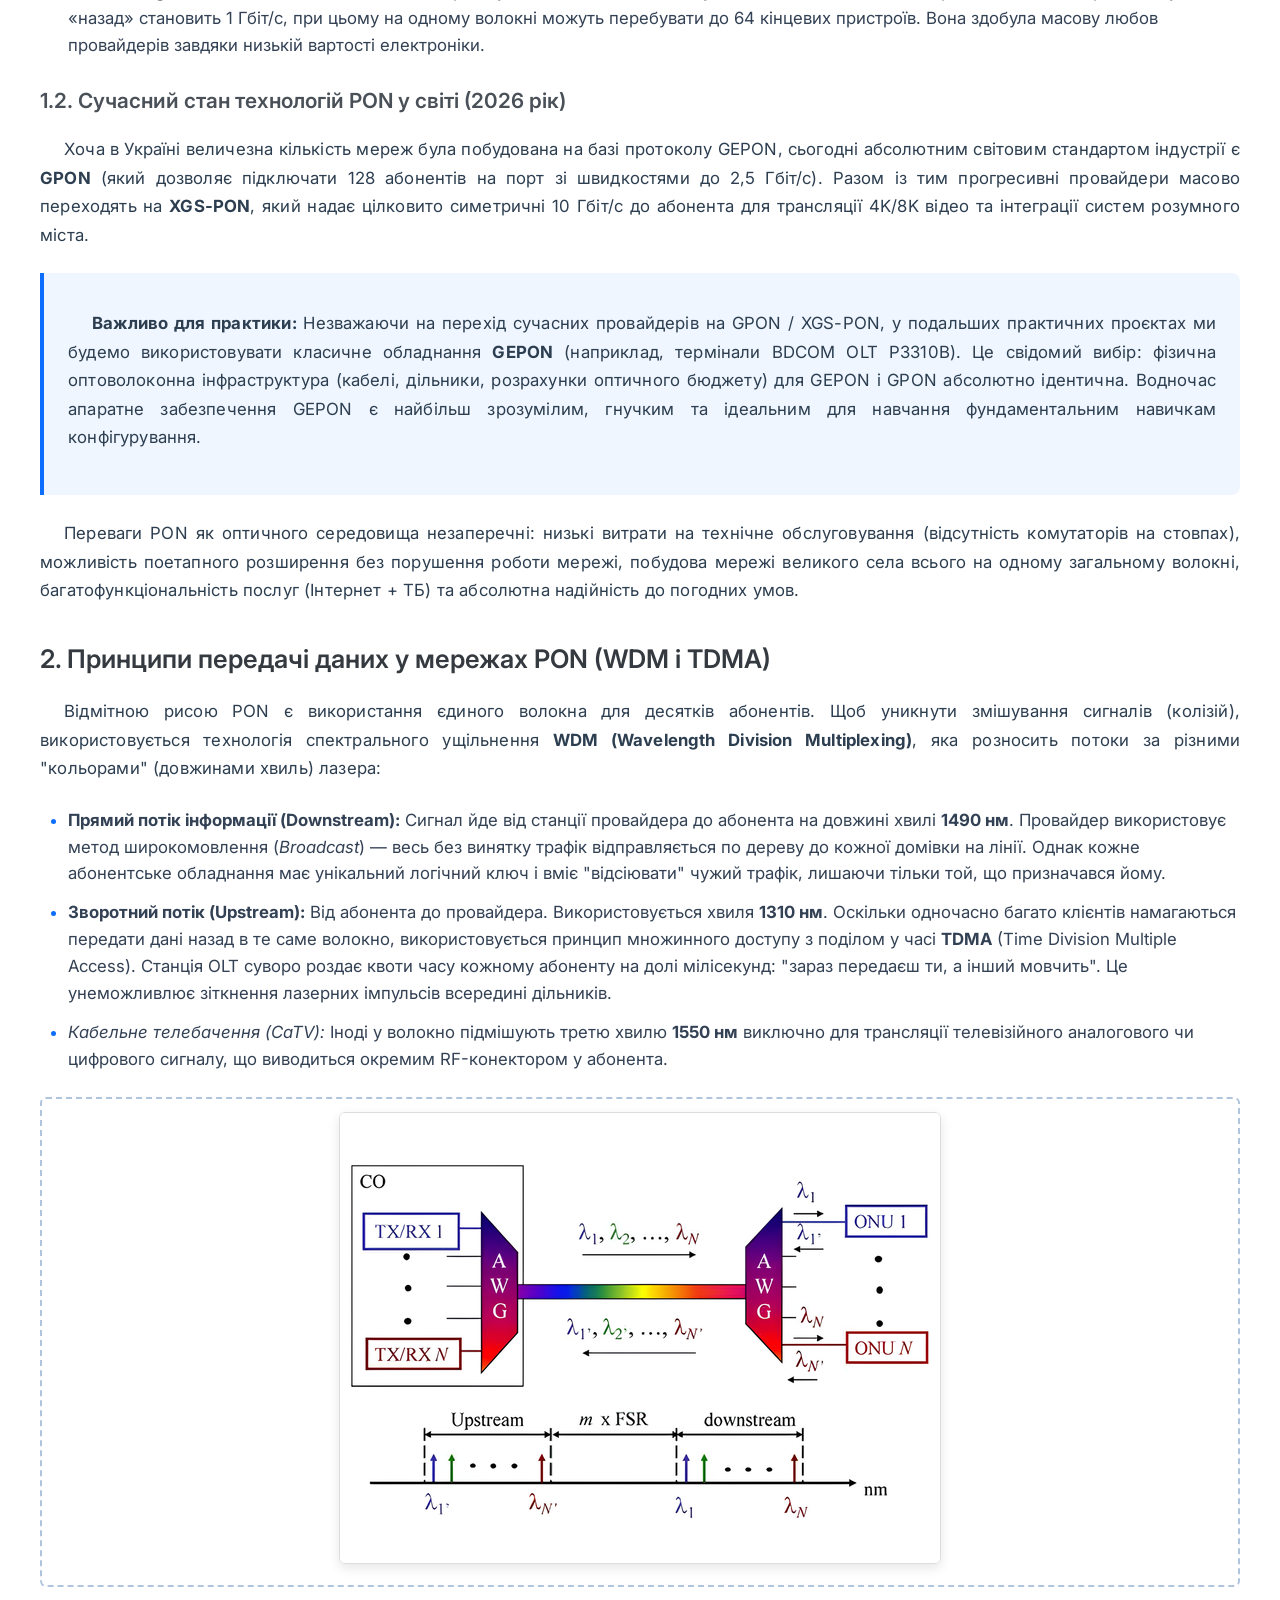
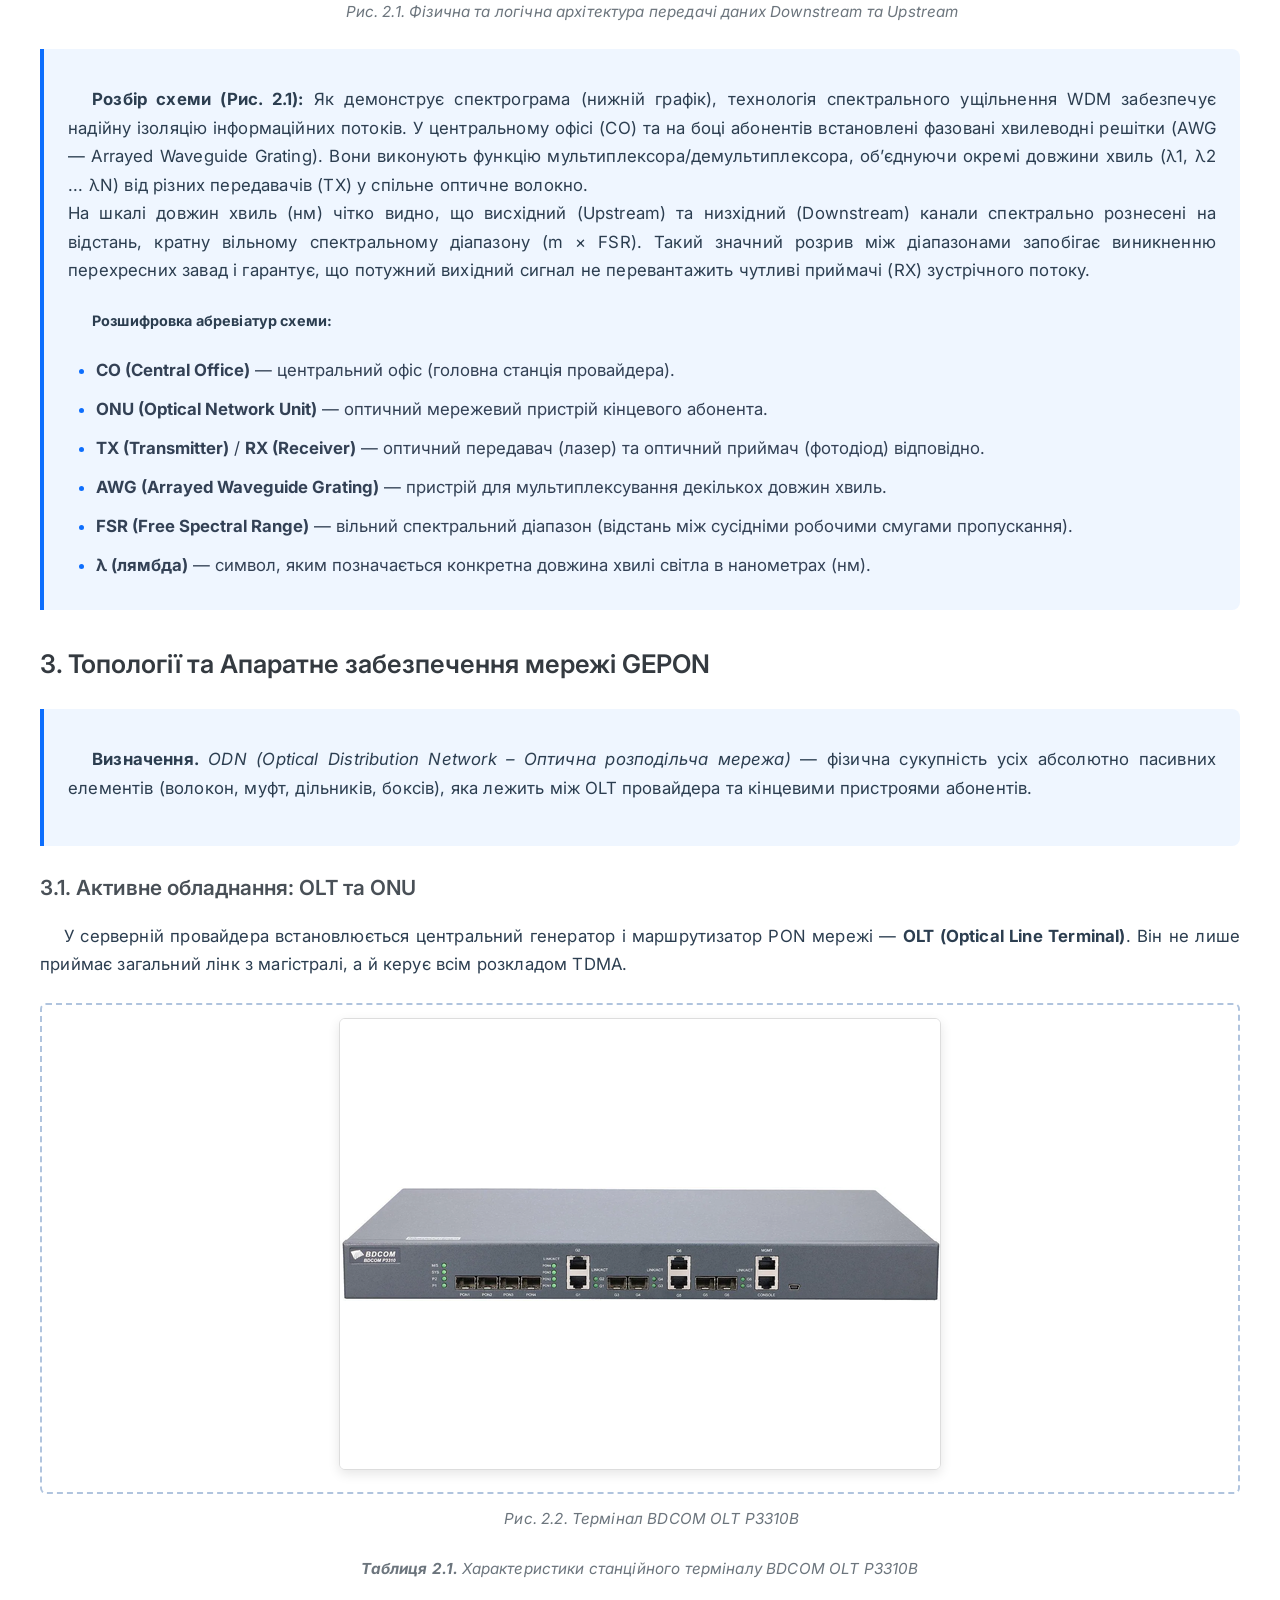
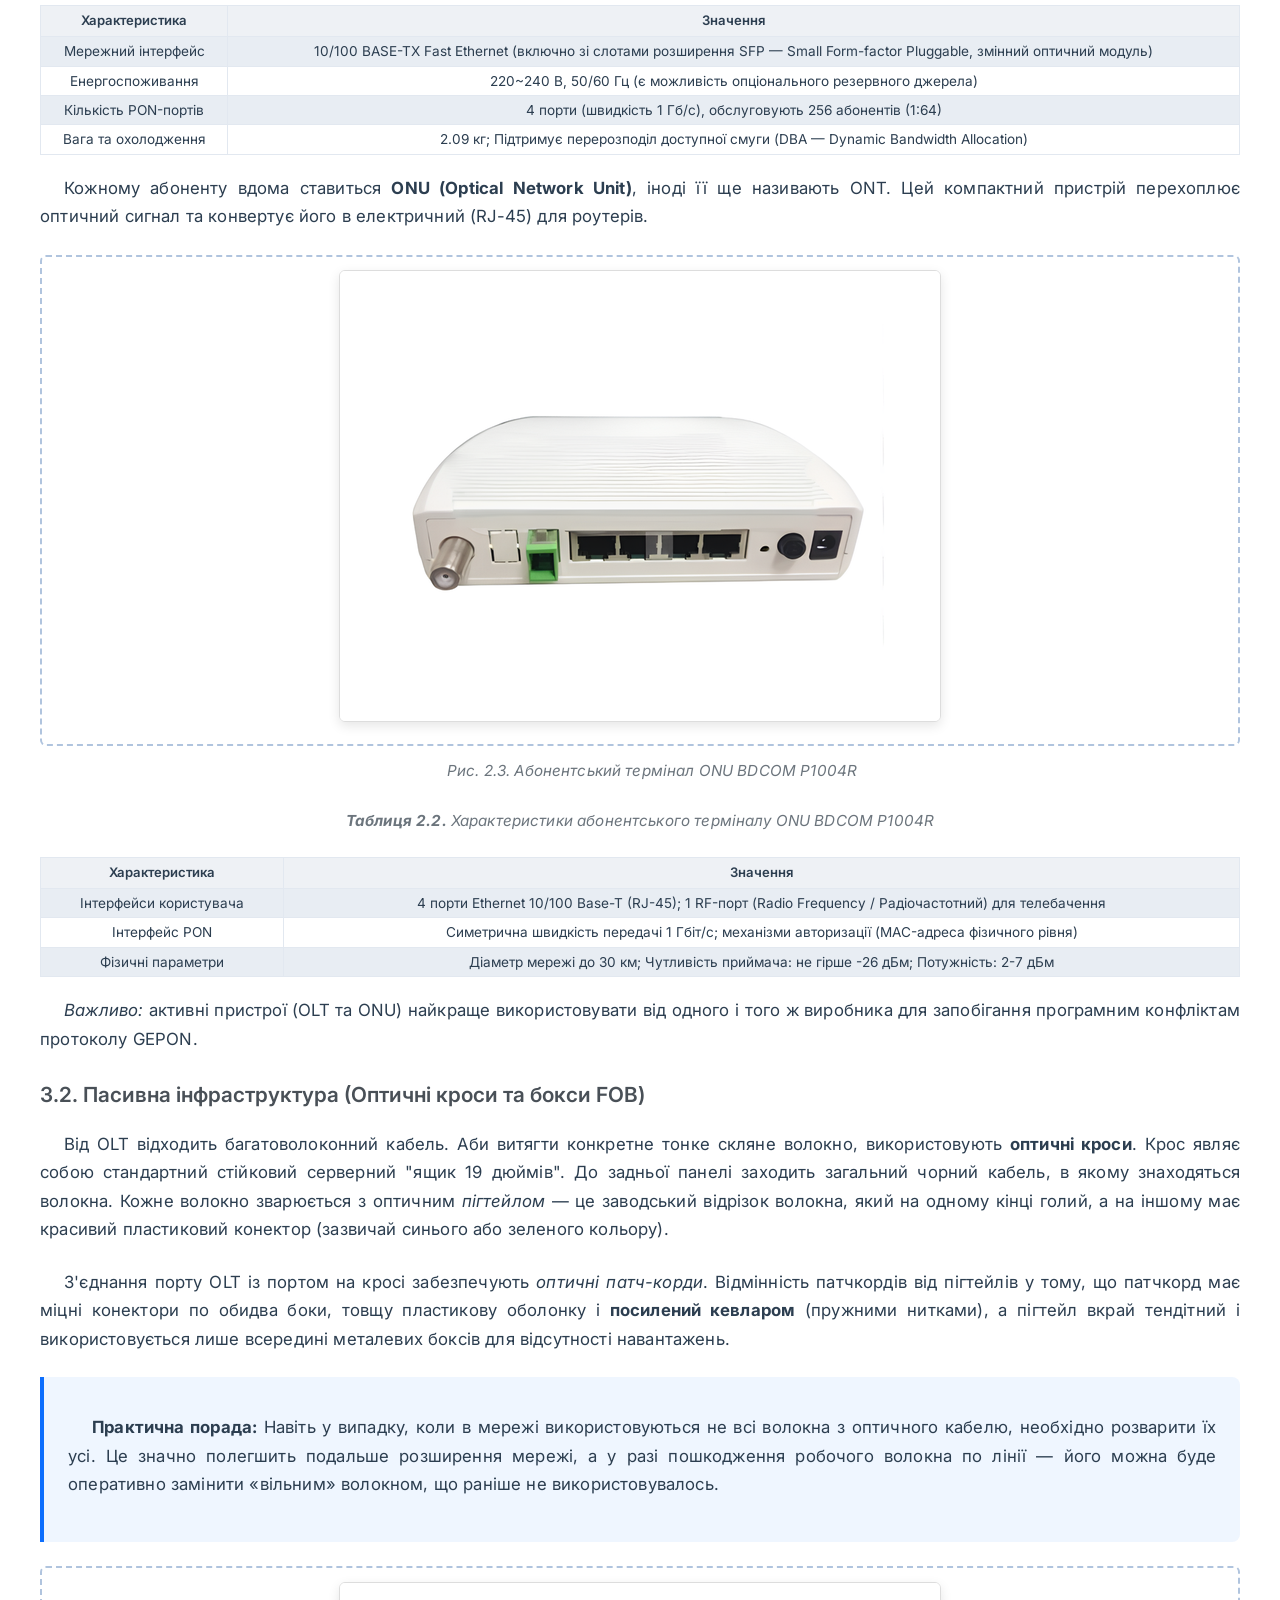
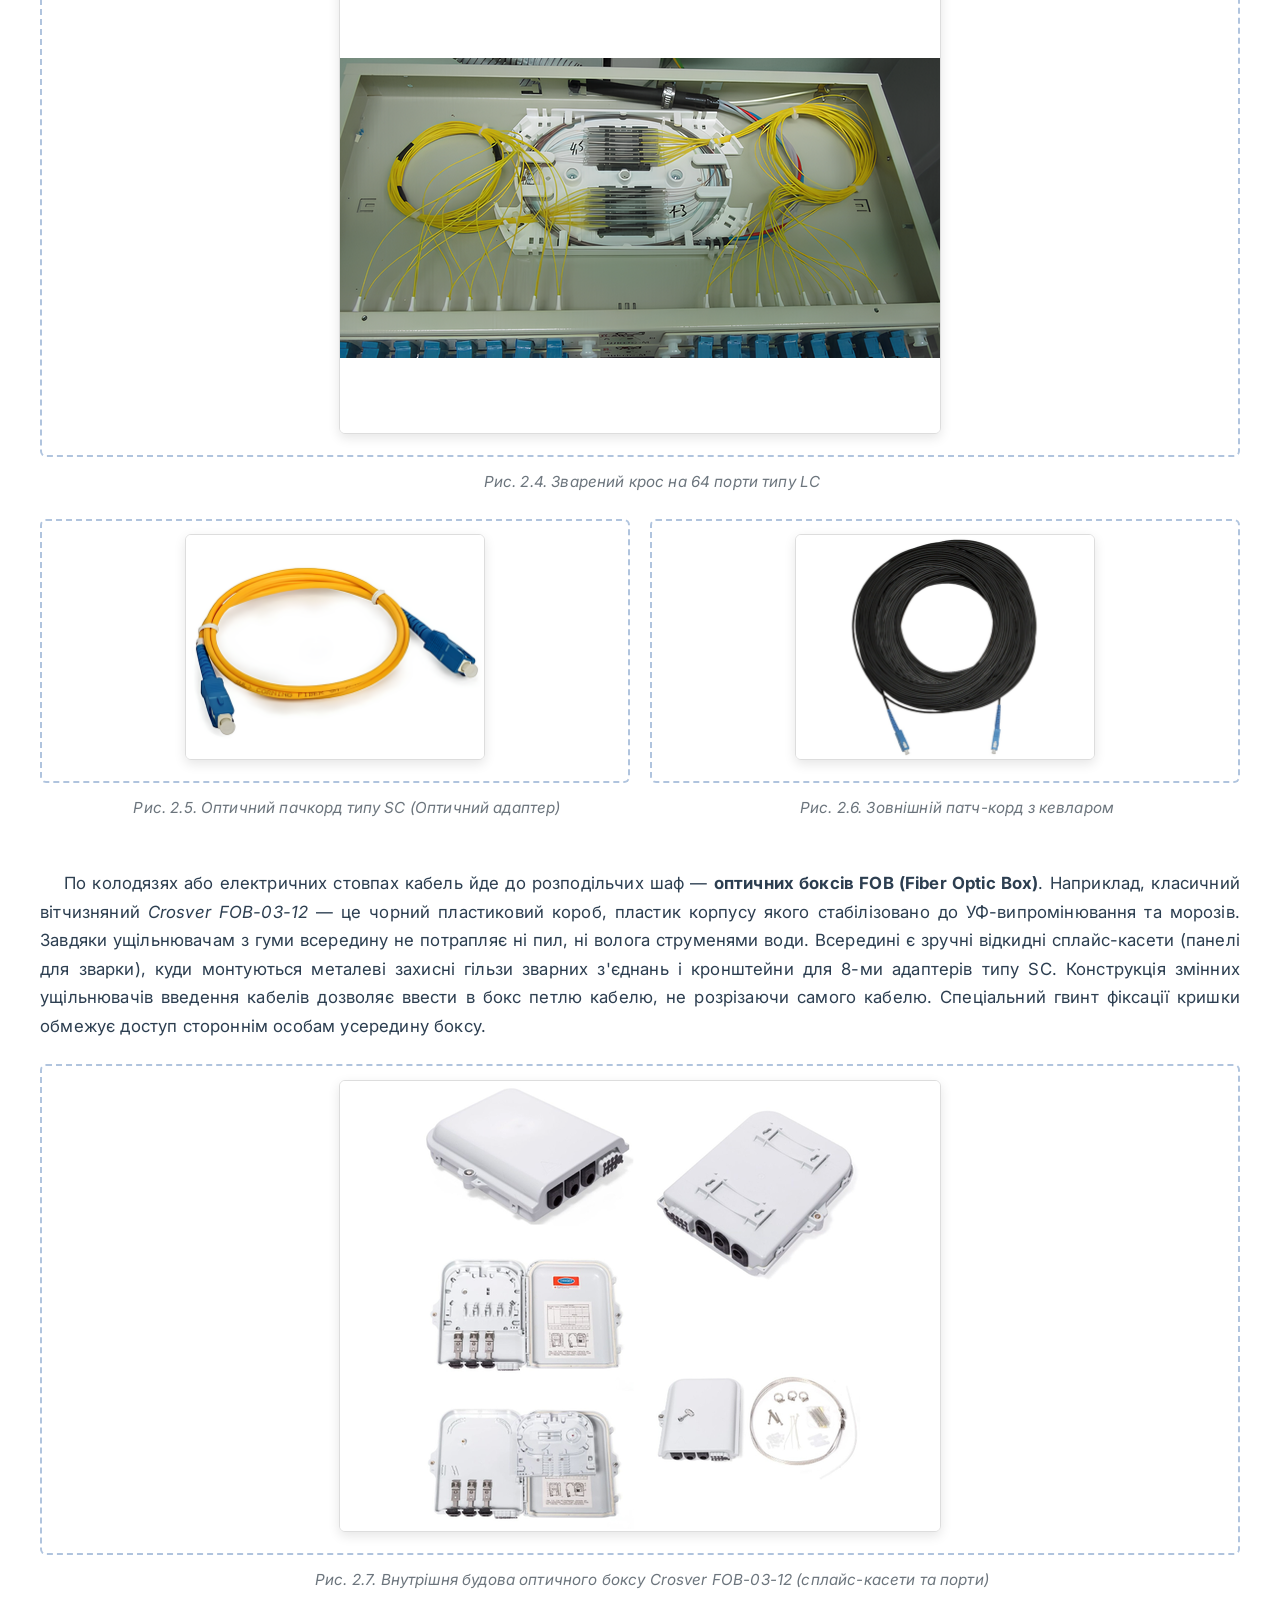
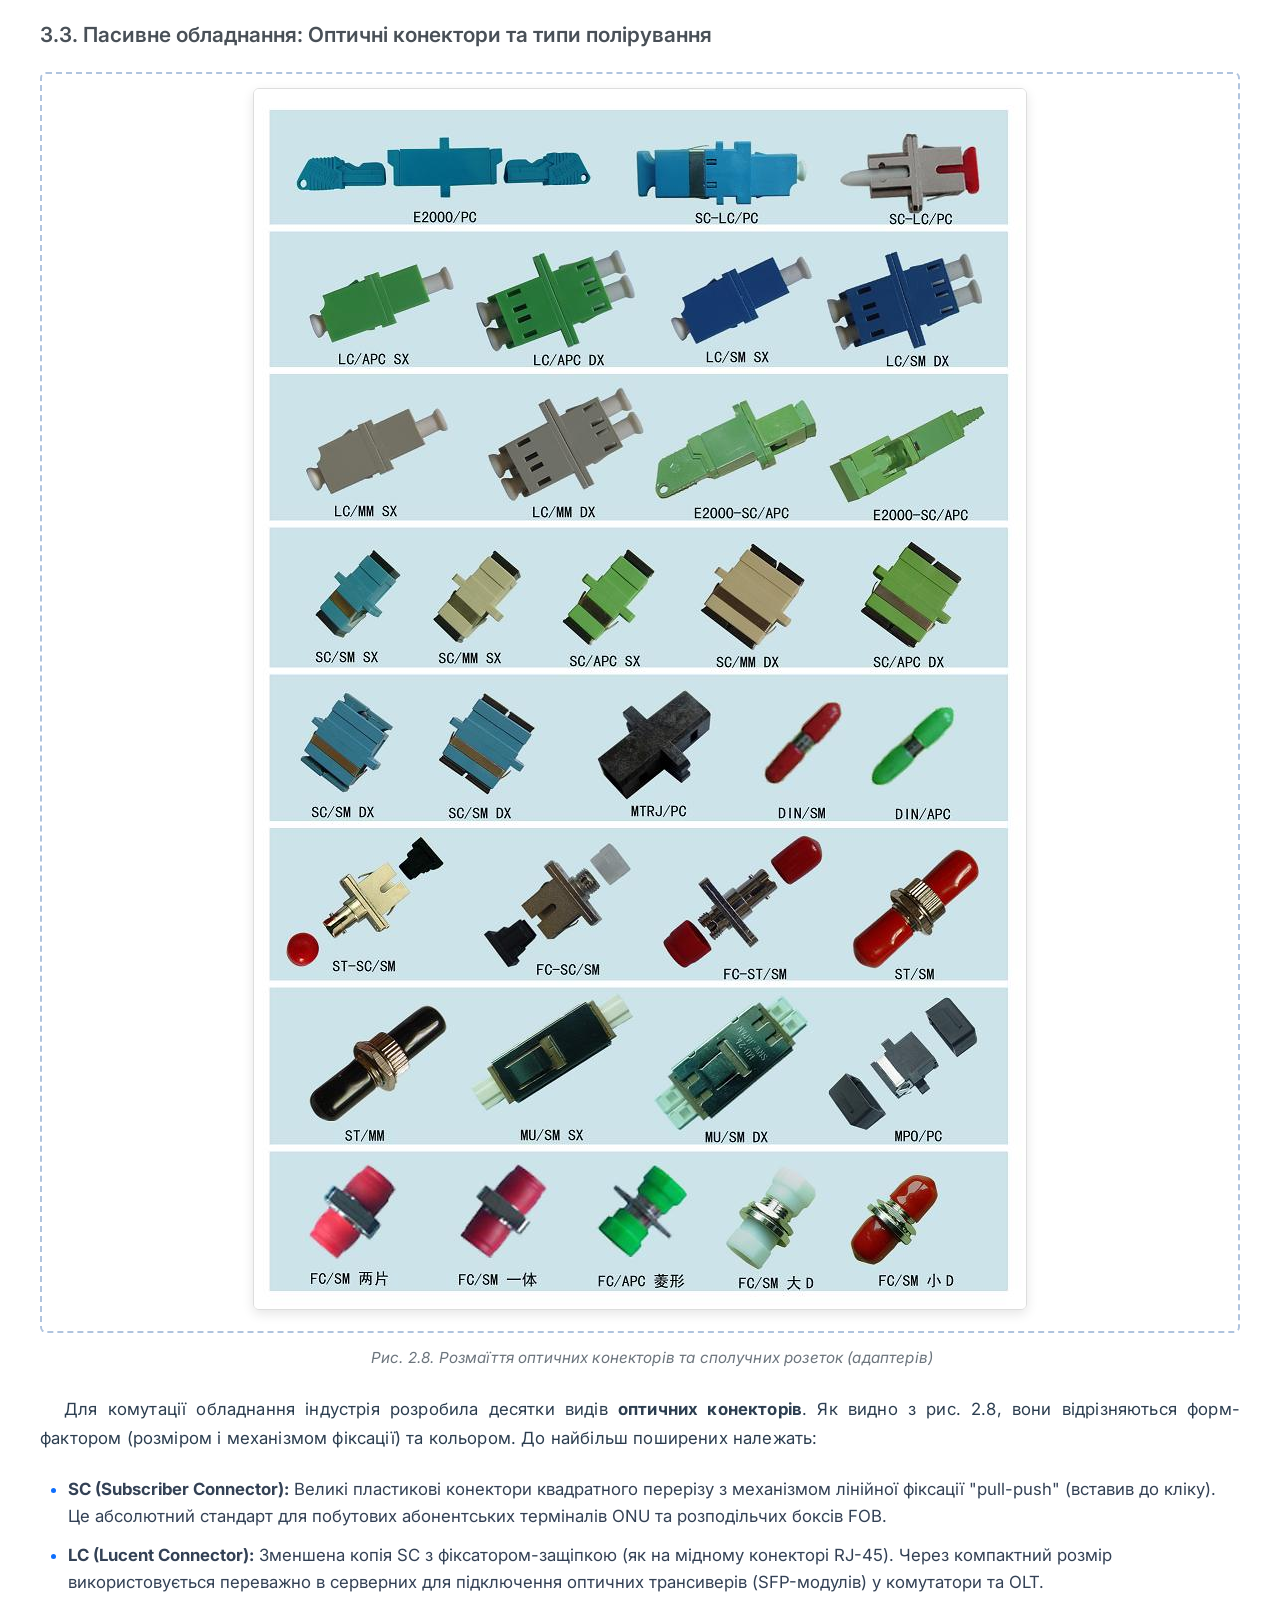
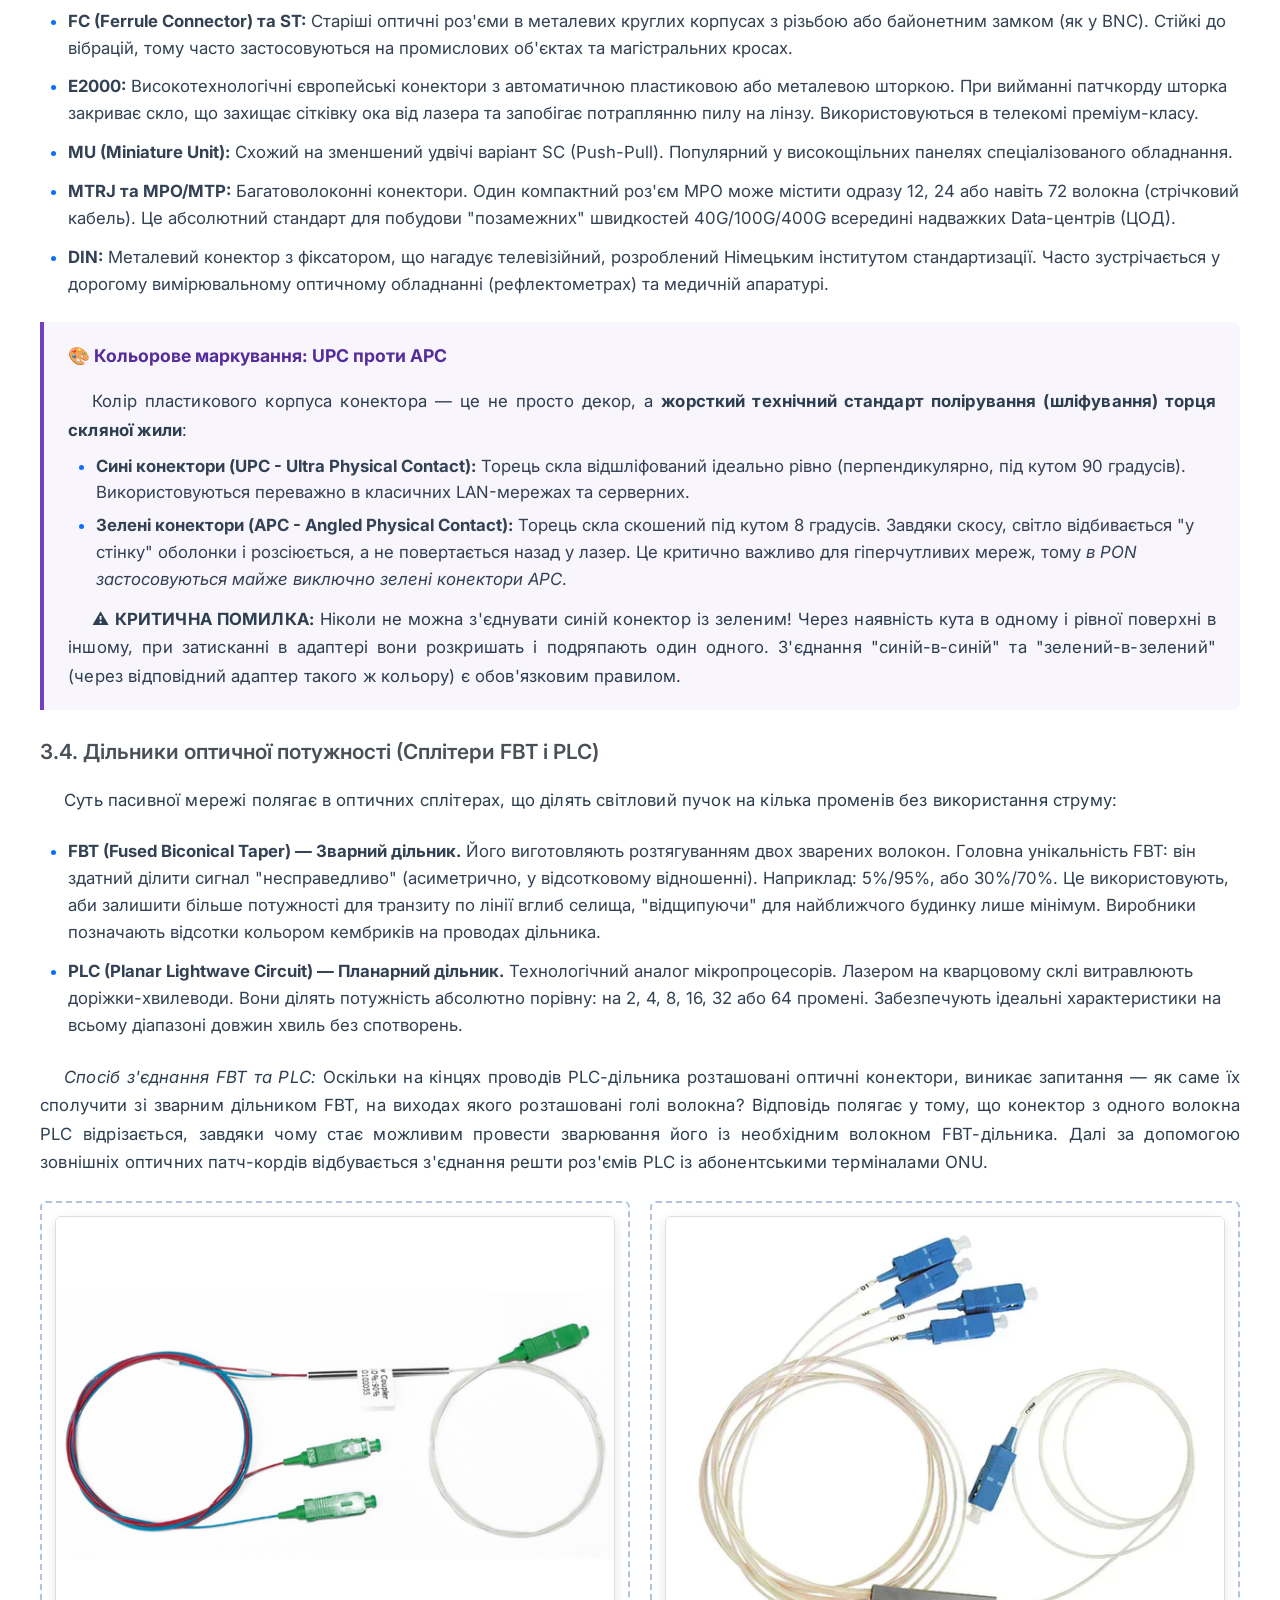
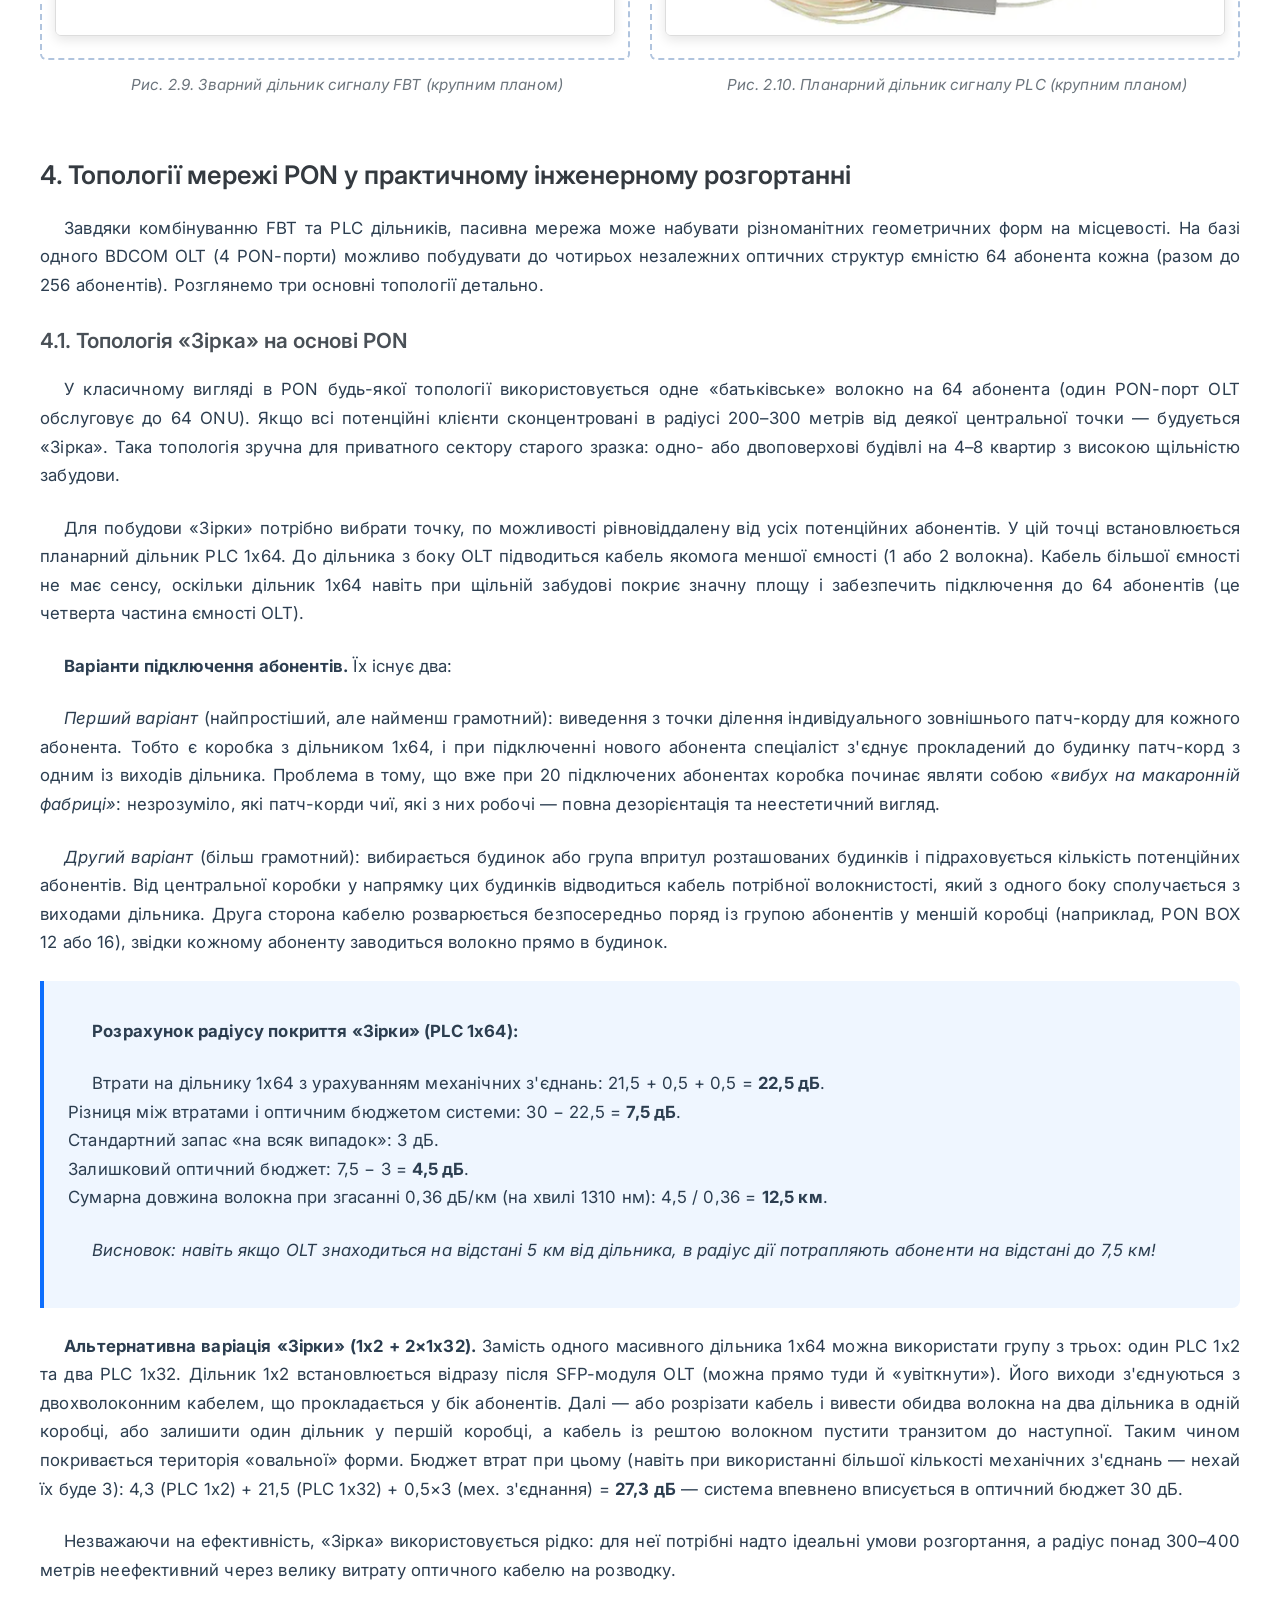
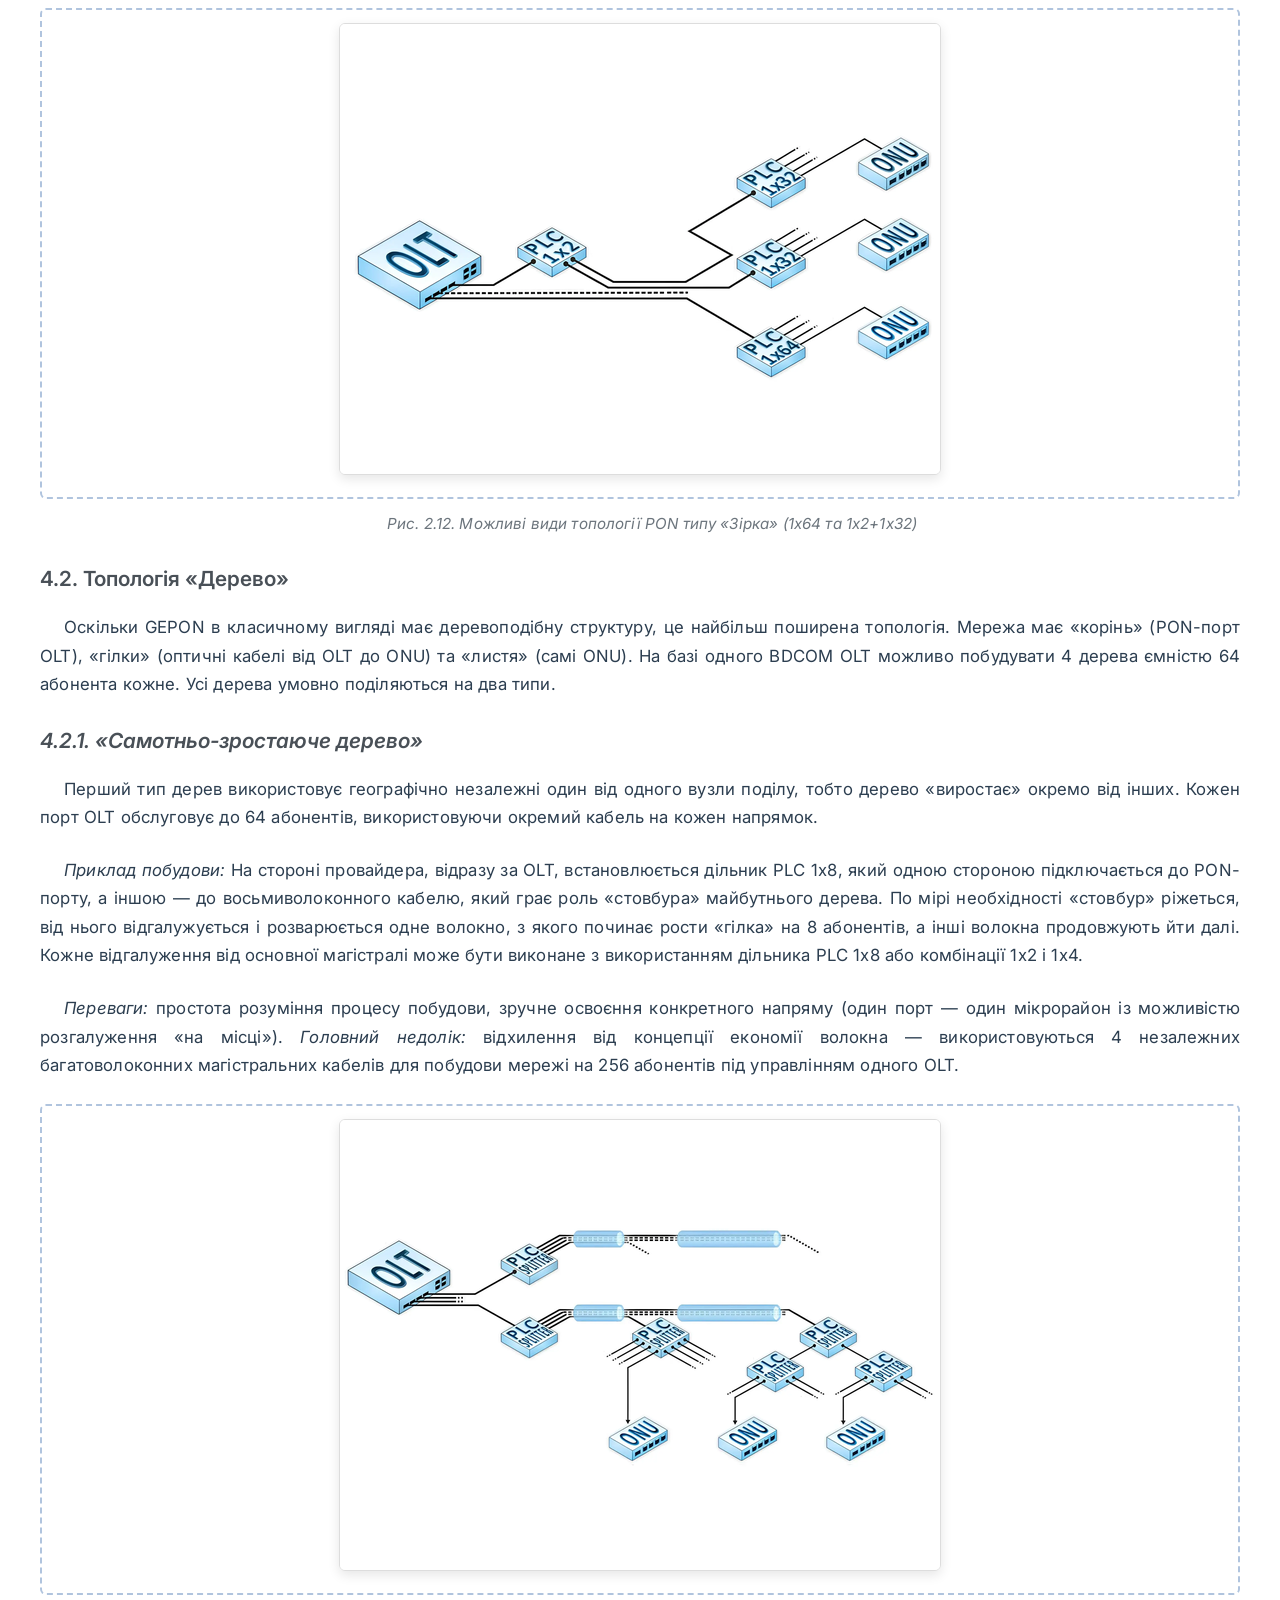
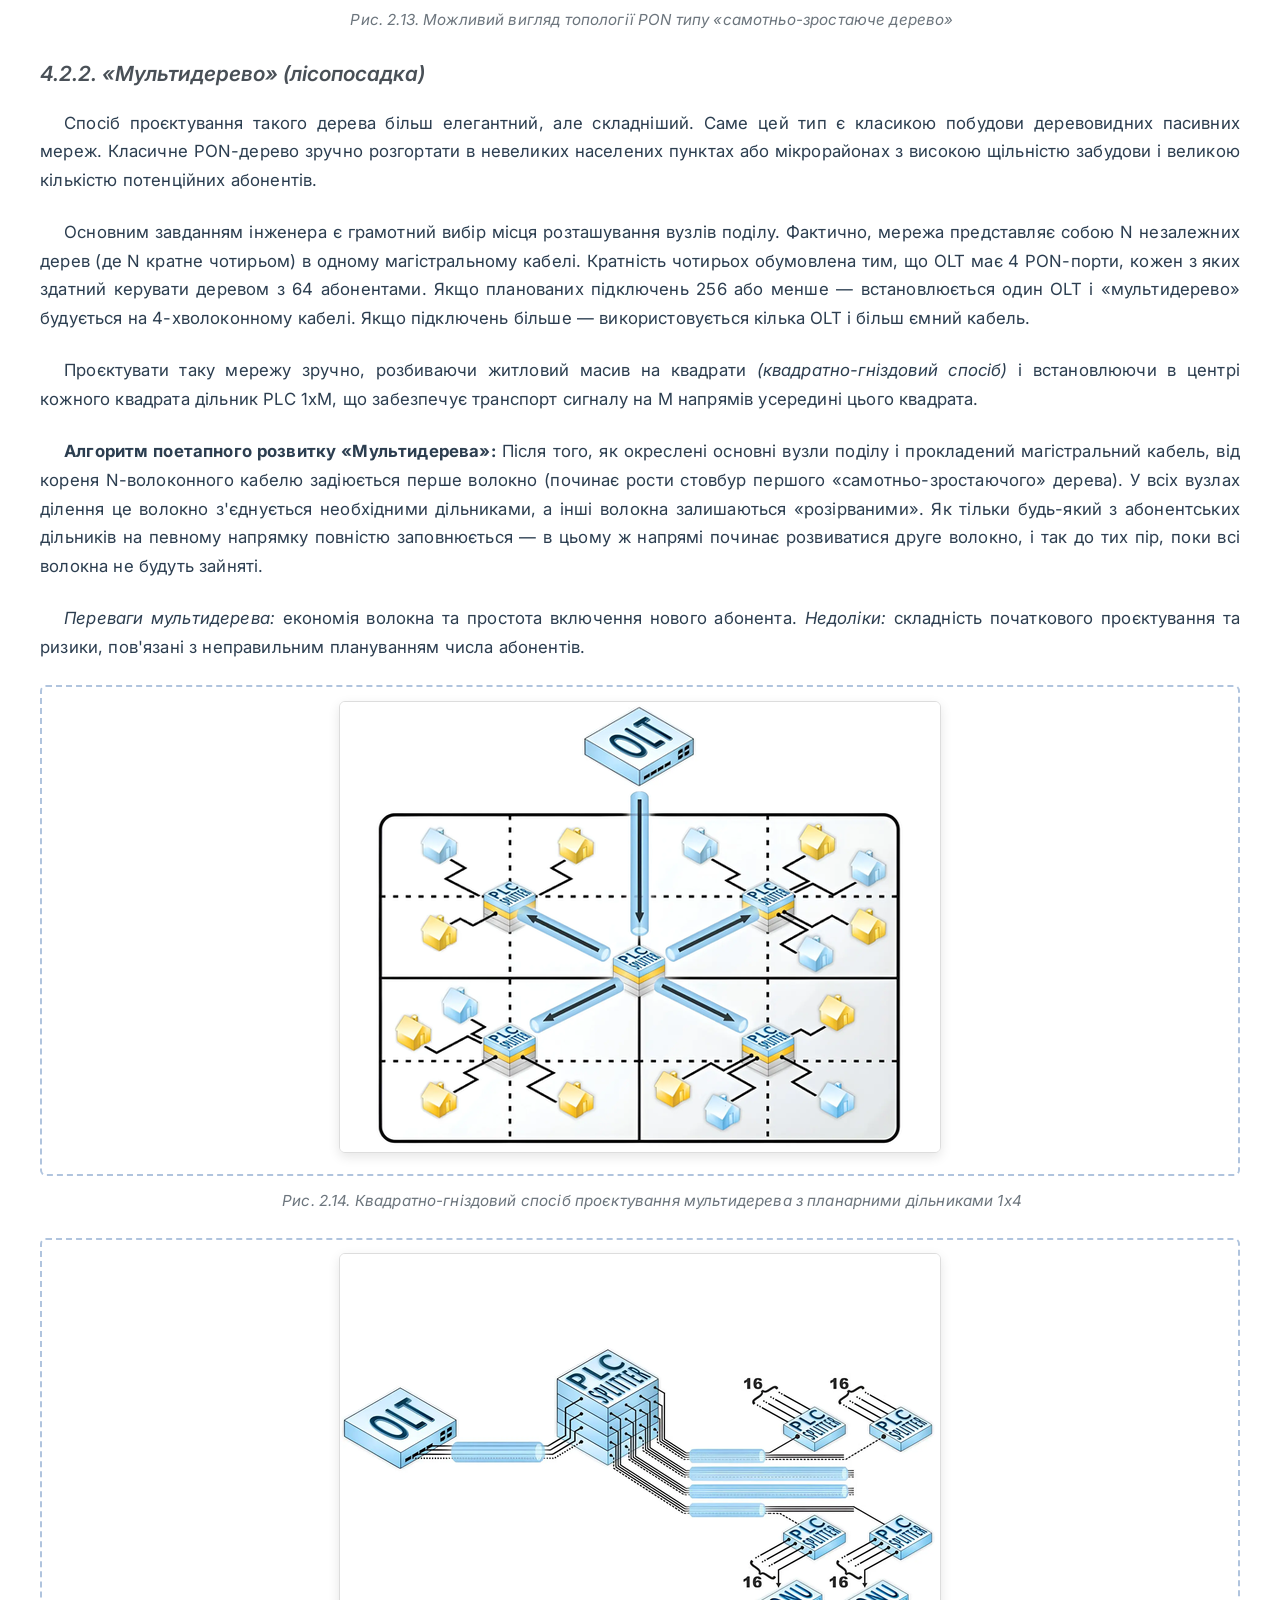
<file: Lection2.html>
<!DOCTYPE html>
<html lang="uk">
<head>
  <meta charset="UTF-8">
  <meta name="viewport" content="width=device-width, initial-scale=1.0">
  <title>Лекція 2. Загальна характеристика технології PON</title>
  <link rel="stylesheet" href="style.css">
</head>
<body>

    <!-- Global Navigation Bar -->
    <nav class="global-navbar">
        <ul class="global-nav-container">
            <li class="global-nav-item"><a href="index.html" class="global-nav-link"><i class="fa-solid fa-home" style="margin-right:5px"></i>Головна</a></li>
            <li class="global-nav-item"><a href="Lection1.html" class="global-nav-link">Лекція 1</a></li>
            <li class="global-nav-item"><a href="Lection2.html" class="global-nav-link active">Лекція 2</a></li>
            <li class="global-nav-item"><a href="Lection3.html" class="global-nav-link">Лекція 3</a></li>
            <li class="global-nav-item"><a href="Practice1.html" class="global-nav-link">Практика (PON)</a></li>
            <li class="global-nav-item"><a href="Lection4-5.html" class="global-nav-link">Лекція 4-5</a></li>
            <li class="global-nav-item"><a href="Lection6.html" class="global-nav-link">Лекція 6</a></li>
            <li class="global-nav-item"><a href="Practice2.html" class="global-nav-link">Практика (FTTB/FTTH)</a></li>
        </ul>
    </nav>

<main class="container">

<p class="center"><strong>Дисципліна: Практика з комп'ютерних мереж та систем</strong></p>

<h1>Лекція 2. Загальна характеристика технології PON</h1>

<p class="center"><em>Мета лекції:</em> визначення специфіки побудови мережі за технологією PON, формування глибокого розуміння принципів передачі даних, розгляд сучасного стану технології, висвітлення технічних характеристик апаратного забезпечення та інженерних розрахунків різних топологій мережі.</p>

<h3 class="center">План вивчення:</h3>
<ol>
  <li>Технологія PON: генеза, специфіка побудови та сучасний стан.</li>
  <li>Принципи передачі даних у мережах PON Downstream/Upstream.</li>
  <li>Апаратне забезпечення та ODN (активне та пасивне обладнання).</li>
  <li>Інженерія топологій PON: «Зірка», «Дерево», «Шина» та їх оптичні бюджети.</li>
</ol>

<p class="center"><em>Ключові терміни:</em> PON, GEPON, GPON, XGS-PON, OLT, ONU, ODN, FOB, дільники (FBT, PLC), оптичний патчкорд, пігтейл.</p>

<hr>

<h2>1. Технологія PON: генеза, специфіка побудови та сучасний стан</h2>

<p>Реаліями сьогодення є масштабне поширення процесів комп'ютеризації та повний перехід до електронного документообігу на підприємствах. Для ефективного забезпечення передачі інформації актуальним постає питання створення надійного середовища для обміну даними. Розробка сучасних комп'ютерних мереж повинна враховувати географічне розташування вузлів, необхідний рівень надійності роботи мережі, специфіку монтажу та вартість обладнання.</p>

<p>При проєктуванні міських мереж ділянки з багатоповерховими забудовами традиційно обслуговуються технологіями FTTB/FTTH. На противагу цьому, для об'єднання в мережу одноповерхових будинків (приватного сектора) найбільш уживаною і фінансово ефективною є технологія PON, яка дозволяє економно використовувати ресурси магістральної оптоволоконної мережі.</p>

<div class="definition-block">
  <p><strong>Визначення.</strong> <em>PON (Passive Optical Network – пасивна оптична мережа)</em> — це інноваційна технологія широкосмугового мультисервісного доступу по оптичному волокну. Її найголовнішою інженерною відмінністю є те, що активне (залежне від електрики) обладнання розташоване виключно на стороні центральної серверної станції та на стороні кінцевого абонента. На всьому шляху доставки сигналу електрика відсутня.</p>
</div>

<h3>1.1. Історія виникнення і стандартизація</h3>
<p>Технологія ідеально підходить як для віддалених малонаселених пунктів, так і для міського приватного сектора. Історично розвиток технології PON відбувався через прийняття новіших специфікацій:</p>
<ul>
  <li><strong>APON (ATM PON):</strong> У 1995 році 7 компаній об'єдналися в консорціум FSAN, а вже у 1998 р. був створений перший стандарт ITU-T G.983.1, заснований на транспорті мікропакетів АТМ (комірок по 53 байти);</li>
  <li><strong>BPON (Broadband PON):</strong> Стандарт (2001 р.), що забезпечив розширення спектрального діапазону для передачі додаткових сервісів (відео/ТБ) поверх даних в одній мережі;</li>
  <li><strong>EPON (Ethernet PON):</strong> Розробка на базі стандарту Ethernet IEEE 802.3ah з використанням МРСР-протоколу управління;</li>
  <li><strong>GPON (Gigabit PON):</strong> Стандарт (2003 р.) із високою швидкістю передачі від 622 Мбіт/с до 2,5 Гбіт/с;</li>
  <li><strong>GEPON (Gigabit Ethernet PON):</strong> Найбільш поширена у свій час технологія побудови пасивних оптичних мереж. Швидкість передачі «туди» і «назад» становить 1 Гбіт/с, при цьому на одному волокні можуть перебувати до 64 кінцевих пристроїв. Вона здобула масову любов провайдерів завдяки низькій вартості електроніки.</li>
</ul>

<h3>1.2. Сучасний стан технологій PON у світі (2026 рік)</h3>
<p>Хоча в Україні величезна кількість мереж була побудована на базі протоколу GEPON, сьогодні абсолютним світовим стандартом індустрії є <strong>GPON</strong> (який дозволяє підключати 128 абонентів на порт зі швидкостями до 2,5 Гбіт/с). Разом із тим прогресивні провайдери масово переходять на <strong>XGS-PON</strong>, який надає цілковито симетричні 10 Гбіт/с до абонента для трансляції 4K/8K відео та інтеграції систем розумного міста.</p>

<div class="note">
  <p><strong>Важливо для практики:</strong> Незважаючи на перехід сучасних провайдерів на GPON / XGS-PON, у подальших практичних проєктах ми будемо використовувати класичне обладнання <strong>GEPON</strong> (наприклад, термінали BDCOM OLT P3310B). Це свідомий вибір: фізична оптоволоконна інфраструктура (кабелі, дільники, розрахунки оптичного бюджету) для GEPON і GPON абсолютно ідентична. Водночас апаратне забезпечення GEPON є найбільш зрозумілим, гнучким та ідеальним для навчання фундаментальним навичкам конфігурування.</p>
</div>

<p>Переваги PON як оптичного середовища незаперечні: низькі витрати на технічне обслуговування (відсутність комутаторів на стовпах), можливість поетапного розширення без порушення роботи мережі, побудова мережі великого села всього на одному загальному волокні, багатофункціональність послуг (Інтернет + ТБ) та абсолютна надійність до погодних умов.</p>

<h2 id="sec2">2. Принципи передачі даних у мережах PON (WDM і TDMA)</h2>
<p>Відмітною рисою PON є використання єдиного волокна для десятків абонентів. Щоб уникнути змішування сигналів (колізій), використовується технологія спектрального ущільнення <strong>WDM (Wavelength Division Multiplexing)</strong>, яка розносить потоки за різними "кольорами" (довжинами хвиль) лазера:</p>

<ul>
  <li><strong>Прямий потік інформації (Downstream):</strong> Сигнал йде від станції провайдера до абонента на довжині хвилі <strong>1490 нм</strong>. Провайдер використовує метод широкомовлення (<em>Broadcast</em>) — весь без винятку трафік відправляється по дереву до кожної домівки на лінії. Однак кожне абонентське обладнання має унікальний логічний ключ і вміє "відсіювати" чужий трафік, лишаючи тільки той, що призначався йому.</li>
  <li><strong>Зворотний потік (Upstream):</strong> Від абонента до провайдера. Використовується хвиля <strong>1310 нм</strong>. Оскільки одночасно багато клієнтів намагаються передати дані назад в те саме волокно, використовується принцип множинного доступу з поділом у часі <strong>TDMA</strong> (Time Division Multiple Access). Станція OLT суворо роздає квоти часу кожному абоненту на долі мілісекунд: "зараз передаєш ти, а інший мовчить". Це унеможливлює зіткнення лазерних імпульсів всередині дільників.</li>
  <li><em>Кабельне телебачення (CaTV):</em> Іноді у волокно підмішують третю хвилю <strong>1550 нм</strong> виключно для трансляції телевізійного аналогового чи цифрового сигналу, що виводиться окремим RF-конектором у абонента.</li>
</ul>

<div style="text-align:center; margin: 15pt 0;">
  <div style="border: 1.5pt dashed #B0C4DE; padding: 10pt; border-radius: 6px; margin-bottom: 8pt;">
    <img src="assets/lection2/fig_2_1_wdm_principle.png" alt="Рис. 2.1. Принцип роботи технології WDM" style="max-width: 100%; border: 1px solid #ddd; border-radius: 6px; box-shadow: 0 4px 12px rgba(0,0,0,0.1);">
  </div>
  <p class="image-caption">Рис. 2.1. Фізична та логічна архітектура передачі даних Downstream та Upstream</p>
</div>

<div class="note">
  <p><strong>Розбір схеми (Рис. 2.1):</strong> Як демонструє спектрограма (нижній графік), технологія спектрального ущільнення WDM забезпечує надійну ізоляцію інформаційних потоків. У центральному офісі (CO) та на боці абонентів встановлені фазовані хвилеводні решітки (AWG — Arrayed Waveguide Grating). Вони виконують функцію мультиплексора/демультиплексора, об’єднуючи окремі довжини хвиль (&lambda;1, &lambda;2 ... &lambda;N) від різних передавачів (TX) у спільне оптичне волокно.
  <br>На шкалі довжин хвиль (нм) чітко видно, що висхідний (Upstream) та низхідний (Downstream) канали спектрально рознесені на відстань, кратну вільному спектральному діапазону (m &times; FSR). Такий значний розрив між діапазонами запобігає виникненню перехресних завад і гарантує, що потужний вихідний сигнал не перевантажить чутливі приймачі (RX) зустрічного потоку.</p>
  
  <p style="margin-top: 10px; font-size: 0.9em;"><strong>Розшифровка абревіатур схеми:</strong></p>
  <ul style="font-size: 0.85em; margin-bottom: 0;">
    <li><strong>CO (Central Office)</strong> — центральний офіс (головна станція провайдера).</li>
    <li><strong>ONU (Optical Network Unit)</strong> — оптичний мережевий пристрій кінцевого абонента.</li>
    <li><strong>TX (Transmitter)</strong> / <strong>RX (Receiver)</strong> — оптичний передавач (лазер) та оптичний приймач (фотодіод) відповідно.</li>
    <li><strong>AWG (Arrayed Waveguide Grating)</strong> — пристрій для мультиплексування декількох довжин хвиль.</li>
    <li><strong>FSR (Free Spectral Range)</strong> — вільний спектральний діапазон (відстань між сусідніми робочими смугами пропускання).</li>
    <li><strong>&lambda; (лямбда)</strong> — символ, яким позначається конкретна довжина хвилі світла в нанометрах (нм).</li>
  </ul>
</div>

<h2>3. Топології та Апаратне забезпечення мережі GEPON</h2>

<div class="definition-block">
  <p><strong>Визначення.</strong> <em>ODN (Optical Distribution Network – Оптична розподільча мережа)</em> — фізична сукупність усіх абсолютно пасивних елементів (волокон, муфт, дільників, боксів), яка лежить між OLT провайдера та кінцевими пристроями абонентів.</p>
</div>

<h3 id="sec3-1">3.1. Активне обладнання: OLT та ONU</h3>
<p>У серверній провайдера встановлюється центральний генератор і маршрутизатор PON мережі — <strong>OLT (Optical Line Terminal)</strong>. Він не лише приймає загальний лінк з магістралі, а й керує всім розкладом TDMA.</p>

<div style="text-align:center; margin: 15pt 0;">
  <div style="border: 1.5pt dashed #B0C4DE; padding: 10pt; border-radius: 6px; margin-bottom: 8pt;">
    <img src="assets/lection2/fig_2_2_olt_terminal.png" alt="Рис. 2.2. Станційний термінал OLT (BDCOM P3310B)" style="max-width: 100%; border: 1px solid #ddd; border-radius: 6px; box-shadow: 0 4px 12px rgba(0,0,0,0.1);">
  </div>
  <p class="image-caption">Рис. 2.2. Термінал BDCOM OLT P3310B</p>
</div>

<p class="table-caption"><strong>Таблиця 2.1.</strong> Характеристики станційного терміналу BDCOM OLT P3310B</p>
<div class="table-responsive">
<table class="sim-table">
  <tr>
    <th>Характеристика</th>
    <th>Значення</th>
  </tr>
  <tr>
    <td>Мережний інтерфейс</td>
    <td>10/100 BASE-TX Fast Ethernet (включно зі слотами розширення SFP — Small Form-factor Pluggable, змінний оптичний модуль)</td>
  </tr>
  <tr>
    <td>Енергоспоживання</td>
    <td>220~240 В, 50/60 Гц (є можливість опціонального резервного джерела)</td>
  </tr>
  <tr>
    <td>Кількість PON-портів</td>
    <td>4 порти (швидкість 1 Гб/с), обслуговують 256 абонентів (1:64)</td>
  </tr>
  <tr>
    <td>Вага та охолодження</td>
    <td>2.09 кг; Підтримує перерозподіл доступної смуги (DBA — Dynamic Bandwidth Allocation)</td>
  </tr>
</table>
</div>

<p>Кожному абоненту вдома ставиться <strong>ONU (Optical Network Unit)</strong>, іноді її ще називають ONT. Цей компактний пристрій перехоплює оптичний сигнал та конвертує його в електричний (RJ-45) для роутерів.</p>

<div style="text-align:center; margin: 15pt 0;">
  <div style="border: 1.5pt dashed #B0C4DE; padding: 10pt; border-radius: 6px; margin-bottom: 8pt;">
    <img src="assets/lection2/fig_2_3_onu_terminal.png" alt="Рис. 2.3–2.5. Абонентський термінал ONU та його інтерфейси" style="max-width: 100%; border: 1px solid #ddd; border-radius: 6px; box-shadow: 0 4px 12px rgba(0,0,0,0.1);">
  </div>
  <p class="image-caption">Рис. 2.3. Абонентський термінал ONU BDCOM P1004R</p>
</div>

<p class="table-caption"><strong>Таблиця 2.2.</strong> Характеристики абонентського терміналу ONU BDCOM P1004R</p>
<div class="table-responsive">
<table class="sim-table">
  <tr>
    <th>Характеристика</th>
    <th>Значення</th>
  </tr>
  <tr>
    <td>Інтерфейси користувача</td>
    <td>4 порти Ethernet 10/100 Base-T (RJ-45); 1 RF-порт (Radio Frequency / Радіочастотний) для телебачення</td>
  </tr>
  <tr>
    <td>Інтерфейс PON</td>
    <td>Симетрична швидкість передачі 1 Гбіт/с; механізми авторизації (MAC-адреса фізичного рівня)</td>
  </tr>
  <tr>
    <td>Фізичні параметри</td>
    <td>Діаметр мережі до 30 км; Чутливість приймача: не гірше -26 дБм; Потужність: 2-7 дБм</td>
  </tr>
</table>
</div>
<p><em>Важливо:</em> активні пристрої (OLT та ONU) найкраще використовувати від одного і того ж виробника для запобігання програмним конфліктам протоколу GEPON.</p>

<h3>3.2. Пасивна інфраструктура (Оптичні кроси та бокси FOB)</h3>
<p>Від OLT відходить багатоволоконний кабель. Аби витягти конкретне тонке скляне волокно, використовують <strong>оптичні кроси</strong>. Крос являє собою стандартний стійковий серверний "ящик 19 дюймів". До задньої панелі заходить загальний чорний кабель, в якому знаходяться волокна. Кожне волокно зварюється з оптичним <em>пігтейлом</em> — це заводський відрізок волокна, який на одному кінці голий, а на іншому має красивий пластиковий конектор (зазвичай синього або зеленого кольору).</p>

<p>З'єднання порту OLT із портом на кросі забезпечують <em>оптичні патч-корди</em>. Відмінність патчкордів від пігтейлів у тому, що патчкорд має міцні конектори по обидва боки, товщу пластикову оболонку і <strong>посилений кевларом</strong> (пружними нитками), а пігтейл вкрай тендітний і використовується лише всередині металевих боксів для відсутності навантажень.</p>

<div class="note">
  <p><strong>Практична порада:</strong> Навіть у випадку, коли в мережі використовуються не всі волокна з оптичного кабелю, необхідно розварити їх усі. Це значно полегшить подальше розширення мережі, а у разі пошкодження робочого волокна по лінії — його можна буде оперативно замінити «вільним» волокном, що раніше не використовувалось.</p>
</div>

<div style="text-align:center; margin: 15pt 0;">
  <div style="border: 1.5pt dashed #B0C4DE; padding: 10pt; border-radius: 6px; margin-bottom: 8pt;">
    <img src="assets/lection2/fig_2_4_cross_64_lc.png" alt="Рис. 2.4. Зварений крос на 64 порти типу LC" style="max-width: 100%; border: 1px solid #ddd; border-radius: 6px; box-shadow: 0 4px 12px rgba(0,0,0,0.1);">
  </div>
  <p class="image-caption">Рис. 2.4. Зварений крос на 64 порти типу LC</p>
</div>

<div class="image-row">
  <div style="text-align:center;">
    <div style="border: 1.5pt dashed #B0C4DE; padding: 10pt; border-radius: 6px; margin-bottom: 8pt;">
      <img src="assets/lection2/fig_2_5_optical_adapter.png" alt="Рис. 2.5. Оптичний адаптер" class="img-medium" style="max-width: 100%; border: 1px solid #ddd; border-radius: 6px; box-shadow: 0 4px 12px rgba(0,0,0,0.1);">
    </div>
    <p class="image-caption">Рис. 2.5. Оптичний пачкорд типу SC (Оптичний адаптер)</p>
  </div>
  <div style="text-align:center;">
    <div style="border: 1.5pt dashed #B0C4DE; padding: 10pt; border-radius: 6px; margin-bottom: 8pt;">
      <img src="assets/lection2/fig_2_6_external_patchcord.png" alt="Рис. 2.6. Зовнішній патч-корд з кевларом" class="img-medium" style="max-width: 100%; border: 1px solid #ddd; border-radius: 6px; box-shadow: 0 4px 12px rgba(0,0,0,0.1);">
    </div>
    <p class="image-caption">Рис. 2.6. Зовнішній патч-корд з кевларом</p>
  </div>
</div>

<p>По колодязях або електричних стовпах кабель йде до розподільчих шаф — <strong>оптичних боксів FOB (Fiber Optic Box)</strong>. Наприклад, класичний вітчизняний <em>Crosver FOB-03-12</em> — це чорний пластиковий короб, пластик корпусу якого стабілізовано до УФ-випромінювання та морозів. Завдяки ущільнювачам з гуми всередину не потрапляє ні пил, ні волога струменями води. Всередині є зручні відкидні сплайс-касети (панелі для зварки), куди монтуються металеві захисні гільзи зварних з'єднань і кронштейни для 8-ми адаптерів типу SC. Конструкція змінних ущільнювачів введення кабелів дозволяє ввести в бокс петлю кабелю, не розрізаючи самого кабелю. Спеціальний гвинт фіксації кришки обмежує доступ стороннім особам усередину боксу.</p>

<div style="text-align:center; margin: 15pt 0;">
  <div style="border: 1.5pt dashed #B0C4DE; padding: 10pt; border-radius: 6px; margin-bottom: 8pt;">
    <img src="assets/lection2/fig_2_7_fob_box.png" alt="Рис. 2.7. Внутрішня будова оптичного боксу Crosver FOB-03-12" style="max-width: 100%; border: 1px solid #ddd; border-radius: 6px; box-shadow: 0 4px 12px rgba(0,0,0,0.1);">
  </div>
  <p class="image-caption">Рис. 2.7. Внутрішня будова оптичного боксу Crosver FOB-03-12 (сплайс-касети та порти)</p>
</div>

<h3 id="sec3-3">3.3. Пасивне обладнання: Оптичні конектори та типи полірування</h3>

<div style="text-align:center; margin: 15pt 0;">
  <div style="border: 1.5pt dashed #B0C4DE; padding: 10pt; border-radius: 6px; margin-bottom: 8pt; background: #fff;">
    <img src="assets/lection2/fig_2_8_connectors.png" alt="Рис. 2.8. Типи оптичних конекторів та адаптерів" style="max-width: 100%; border: 1px solid #ddd; border-radius: 6px; box-shadow: 0 4px 12px rgba(0,0,0,0.1);">
  </div>
  <p class="image-caption">Рис. 2.8. Розмаїття оптичних конекторів та сполучних розеток (адаптерів)</p>
</div>

<p>Для комутації обладнання індустрія розробила десятки видів <strong>оптичних конекторів</strong>. Як видно з рис. 2.8, вони відрізняються форм-фактором (розміром і механізмом фіксації) та кольором. До найбільш поширених належать:</p>
<ul>
  <li><strong>SC (Subscriber Connector):</strong> Великі пластикові конектори квадратного перерізу з механізмом лінійної фіксації "pull-push" (вставив до кліку). Це абсолютний стандарт для побутових абонентських терміналів ONU та розподільчих боксів FOB.</li>
  <li><strong>LC (Lucent Connector):</strong> Зменшена копія SC з фіксатором-защіпкою (як на мідному конекторі RJ-45). Через компактний розмір використовується переважно в серверних для підключення оптичних трансиверів (SFP-модулів) у комутатори та OLT.</li>
  <li><strong>FC (Ferrule Connector) та ST:</strong> Старіші оптичні роз'єми в металевих круглих корпусах з різьбою або байонетним замком (як у BNC). Стійкі до вібрацій, тому часто застосовуються на промислових об'єктах та магістральних кросах.</li>
  <li><strong>E2000:</strong> Високотехнологічні європейські конектори з автоматичною пластиковою або металевою шторкою. При вийманні патчкорду шторка закриває скло, що захищає сітківку ока від лазера та запобігає потраплянню пилу на лінзу. Використовуються в телекомі преміум-класу.</li>
  <li><strong>MU (Miniature Unit):</strong> Схожий на зменшений удвічі варіант SC (Push-Pull). Популярний у високощільних панелях спеціалізованого обладнання.</li>
  <li><strong>MTRJ та MPO/MTP:</strong> Багатоволоконні конектори. Один компактний роз'єм MPO може містити одразу 12, 24 або навіть 72 волокна (стрічковий кабель). Це абсолютний стандарт для побудови "позамежних" швидкостей 40G/100G/400G всередині надважких Data-центрів (ЦОД).</li>
  <li><strong>DIN:</strong> Металевий конектор з фіксатором, що нагадує телевізійний, розроблений Німецьким інститутом стандартизації. Часто зустрічається у дорогому вимірювальному оптичному обладнанні (рефлектометрах) та медичній апаратурі.</li>
</ul>

<div class="modern-alert Tech">
  <h4>🎨 Кольорове маркування: UPC проти APC</h4>
  <p>Колір пластикового корпуса конектора — це не просто декор, а <strong>жорсткий технічний стандарт полірування (шліфування) торця скляної жили</strong>:</p>
  <ul style="margin-top: 8px; margin-bottom: 0;">
    <li style="margin-bottom: 6px;"><strong>Сині конектори (UPC - Ultra Physical Contact):</strong> Торець скла відшліфований ідеально рівно (перпендикулярно, під кутом 90 градусів). Використовуються переважно в класичних LAN-мережах та серверних.</li>
    <li><strong>Зелені конектори (APC - Angled Physical Contact):</strong> Торець скла скошений під кутом 8 градусів. Завдяки скосу, світло відбивається "у стінку" оболонки і розсіюється, а не повертається назад у лазер. Це критично важливо для гіперчутливих мереж, тому <em>в PON застосовуються майже виключно зелені конектори APC</em>.</li>
  </ul>
  <p style="margin-top: 10px; margin-bottom: 0;"><strong>⚠️ КРИТИЧНА ПОМИЛКА:</strong> Ніколи не можна з'єднувати синій конектор із зеленим! Через наявність кута в одному і рівної поверхні в іншому, при затисканні в адаптері вони розкришать і подряпають один одного. З'єднання "синій-в-синій" та "зелений-в-зелений" (через відповідний адаптер такого ж кольору) є обов'язковим правилом.</p>
</div>

<h3 id="sec3-4">3.4. Дільники оптичної потужності (Сплітери FBT і PLC)</h3>
<p>Суть пасивної мережі полягає в оптичних сплітерах, що ділять світловий пучок на кілька променів без використання струму:</p>
<ul>
  <li><strong>FBT (Fused Biconical Taper) — Зварний дільник.</strong> Його виготовляють розтягуванням двох зварених волокон. Головна унікальність FBT: він здатний ділити сигнал "несправедливо" (асиметрично, у відсотковому відношенні). Наприклад: 5%/95%, або 30%/70%. Це використовують, аби залишити більше потужності для транзиту по лінії вглиб селища, "відщипуючи" для найближчого будинку лише мінімум. Виробники позначають відсотки кольором кембриків на проводах дільника.</li>
  <li><strong>PLC (Planar Lightwave Circuit) — Планарний дільник.</strong> Технологічний аналог мікропроцесорів. Лазером на кварцовому склі витравлюють доріжки-хвилеводи. Вони ділять потужність абсолютно порівну: на 2, 4, 8, 16, 32 або 64 промені. Забезпечують ідеальні характеристики на всьому діапазоні довжин хвиль без спотворень.</li>
</ul>

<p><em>Спосіб з'єднання FBT та PLC:</em> Оскільки на кінцях проводів PLC-дільника розташовані оптичні конектори, виникає запитання — як саме їх сполучити зі зварним дільником FBT, на виходах якого розташовані голі волокна? Відповідь полягає у тому, що конектор з одного волокна PLC відрізається, завдяки чому стає можливим провести зварювання його із необхідним волокном FBT-дільника. Далі за допомогою зовнішніх оптичних патч-кордів відбувається з'єднання решти роз'ємів PLC із абонентськими терміналами ONU.</p>

<div class="image-row">
  <div style="text-align:center;">
    <div style="border: 1.5pt dashed #B0C4DE; padding: 10pt; border-radius: 6px; margin-bottom: 8pt;">
      <img src="assets/lection2/fig_2_9_fbt_splitter.png" alt="Рис. 2.9. Зварний дільник FBT" style="max-width: 100%; border: 1px solid #ddd; border-radius: 6px; box-shadow: 0 4px 12px rgba(0,0,0,0.1);">
    </div>
    <p class="image-caption">Рис. 2.9. Зварний дільник сигналу FBT (крупним планом)</p>
  </div>
  <div style="text-align:center;">
    <div style="border: 1.5pt dashed #B0C4DE; padding: 10pt; border-radius: 6px; margin-bottom: 8pt;">
      <img src="assets/lection2/fig_2_10_plc_splitter.png" alt="Рис. 2.10. Планарний дільник PLC" style="max-width: 100%; border: 1px solid #ddd; border-radius: 6px; box-shadow: 0 4px 12px rgba(0,0,0,0.1);">
    </div>
    <p class="image-caption">Рис. 2.10. Планарний дільник сигналу PLC (крупним планом)</p>
  </div>
</div>

<h2>4. Топології мережі PON у практичному інженерному розгортанні</h2>
<p>Завдяки комбінуванню FBT та PLC дільників, пасивна мережа може набувати різноманітних геометричних форм на місцевості. На базі одного BDCOM OLT (4 PON-порти) можливо побудувати до чотирьох незалежних оптичних структур ємністю 64 абонента кожна (разом до 256 абонентів). Розглянемо три основні топології детально.</p>

<h3>4.1. Топологія «Зірка» на основі PON</h3>
<p>У класичному вигляді в PON будь-якої топології використовується одне «батьківське» волокно на 64 абонента (один PON-порт OLT обслуговує до 64 ONU). Якщо всі потенційні клієнти сконцентровані в радіусі 200–300 метрів від деякої центральної точки — будується «Зірка». Така топологія зручна для приватного сектору старого зразка: одно- або двоповерхові будівлі на 4–8 квартир з високою щільністю забудови.</p>

<p>Для побудови «Зірки» потрібно вибрати точку, по можливості рівновіддалену від усіх потенційних абонентів. У цій точці встановлюється планарний дільник PLC 1x64. До дільника з боку OLT підводиться кабель якомога меншої ємності (1 або 2 волокна). Кабель більшої ємності не має сенсу, оскільки дільник 1x64 навіть при щільній забудові покриє значну площу і забезпечить підключення до 64 абонентів (це четверта частина ємності OLT).</p>

<p><strong>Варіанти підключення абонентів.</strong> Їх існує два:</p>
<p><em>Перший варіант</em> (найпростіший, але найменш грамотний): виведення з точки ділення індивідуального зовнішнього патч-корду для кожного абонента. Тобто є коробка з дільником 1x64, і при підключенні нового абонента спеціаліст з'єднує прокладений до будинку патч-корд з одним із виходів дільника. Проблема в тому, що вже при 20 підключених абонентах коробка починає являти собою <em>«вибух на макаронній фабриці»</em>: незрозуміло, які патч-корди чиї, які з них робочі — повна дезорієнтація та неестетичний вигляд.</p>

<p><em>Другий варіант</em> (більш грамотний): вибирається будинок або група впритул розташованих будинків і підраховується кількість потенційних абонентів. Від центральної коробки у напрямку цих будинків відводиться кабель потрібної волокнистості, який з одного боку сполучається з виходами дільника. Друга сторона кабелю розварюється безпосередньо поряд із групою абонентів у меншій коробці (наприклад, PON BOX 12 або 16), звідки кожному абоненту заводиться волокно прямо в будинок.</p>

<div class="note">
  <p><strong>Розрахунок радіусу покриття «Зірки» (PLC 1x64):</strong></p>
  <p>Втрати на дільнику 1x64 з урахуванням механічних з'єднань: 21,5 + 0,5 + 0,5 = <strong>22,5 дБ</strong>.<br>
Різниця між втратами і оптичним бюджетом системи: 30 − 22,5 = <strong>7,5 дБ</strong>.<br>
Стандартний запас «на всяк випадок»: 3 дБ.<br>
Залишковий оптичний бюджет: 7,5 − 3 = <strong>4,5 дБ</strong>.<br>
Сумарна довжина волокна при згасанні 0,36 дБ/км (на хвилі 1310 нм): 4,5 / 0,36 = <strong>12,5 км</strong>.</p>
  <p><em>Висновок: навіть якщо OLT знаходиться на відстані 5 км від дільника, в радіус дії потрапляють абоненти на відстані до 7,5 км!</em></p>
</div>

<p><strong>Альтернативна варіація «Зірки» (1x2 + 2×1x32).</strong> Замість одного масивного дільника 1x64 можна використати групу з трьох: один PLC 1x2 та два PLC 1x32. Дільник 1x2 встановлюється відразу після SFP-модуля OLT (можна прямо туди й «увіткнути»). Його виходи з'єднуються з двохволоконним кабелем, що прокладається у бік абонентів. Далі — або розрізати кабель і вивести обидва волокна на два дільника в одній коробці, або залишити один дільник у першій коробці, а кабель із рештою волокном пустити транзитом до наступної. Таким чином покривається територія «овальної» форми. Бюджет втрат при цьому (навіть при використанні більшої кількості механічних з'єднань — нехай їх буде 3): 4,3 (PLC 1x2) + 21,5 (PLC 1x32) + 0,5×3 (мех. з'єднання) = <strong>27,3 дБ</strong> — система впевнено вписується в оптичний бюджет 30 дБ.</p>

<p>Незважаючи на ефективність, «Зірка» використовується рідко: для неї потрібні надто ідеальні умови розгортання, а радіус понад 300–400 метрів неефективний через велику витрату оптичного кабелю на розводку.</p>

<div style="text-align:center; margin: 15pt 0;">
  <div style="border: 1.5pt dashed #B0C4DE; padding: 10pt; border-radius: 6px; margin-bottom: 8pt;">
    <img src="assets/lection2/fig_2_11_star_topology.png" alt="Рис. 2.11–1.11. Два варіанти топології «Зірка»" style="max-width: 100%; border: 1px solid #ddd; border-radius: 6px; box-shadow: 0 4px 12px rgba(0,0,0,0.1);">
  </div>
  <p class="image-caption">Рис. 2.12. Можливі види топології PON типу «Зірка» (1x64 та 1x2+1x32)</p>
</div>

<h3>4.2. Топологія «Дерево»</h3>
<p>Оскільки GEPON в класичному вигляді має деревоподібну структуру, це найбільш поширена топологія. Мережа має «корінь» (PON-порт OLT), «гілки» (оптичні кабелі від OLT до ONU) та «листя» (самі ONU). На базі одного BDCOM OLT можливо побудувати 4 дерева ємністю 64 абонента кожне. Усі дерева умовно поділяються на два типи.</p>

<h3><em>4.2.1. «Самотньо-зростаюче дерево»</em></h3>
<p>Перший тип дерев використовує географічно незалежні один від одного вузли поділу, тобто дерево «виростає» окремо від інших. Кожен порт OLT обслуговує до 64 абонентів, використовуючи окремий кабель на кожен напрямок.</p>

<p><em>Приклад побудови:</em> На стороні провайдера, відразу за OLT, встановлюється дільник PLC 1x8, який одною стороною підключається до PON-порту, а іншою — до восьмиволоконного кабелю, який грає роль «стовбура» майбутнього дерева. По мірі необхідності «стовбур» ріжеться, від нього відгалужується і розварюється одне волокно, з якого починає рости «гілка» на 8 абонентів, а інші волокна продовжують йти далі. Кожне відгалуження від основної магістралі може бути виконане з використанням дільника PLC 1x8 або комбінації 1x2 і 1x4.</p>

<p><em>Переваги:</em> простота розуміння процесу побудови, зручне освоєння конкретного напряму (один порт — один мікрорайон із можливістю розгалуження «на місці»). <em>Головний недолік:</em> відхилення від концепції економії волокна — використовуються 4 незалежних багатоволоконних магістральних кабелів для побудови мережі на 256 абонентів під управлінням одного OLT.</p>

<div style="text-align:center; margin: 15pt 0;">
  <div style="border: 1.5pt dashed #B0C4DE; padding: 10pt; border-radius: 6px; margin-bottom: 8pt;">
    <img src="assets/lection2/fig_2_13_single_tree.png" alt="Рис. 2.13. Схема самотньо-зростаючого дерева" style="max-width: 100%; border: 1px solid #ddd; border-radius: 6px; box-shadow: 0 4px 12px rgba(0,0,0,0.1);">
  </div>
  <p class="image-caption">Рис. 2.13. Можливий вигляд топології PON типу «самотньо-зростаюче дерево»</p>
</div>

<h3><em>4.2.2. «Мультидерево» (лісопосадка)</em></h3>
<p>Спосіб проєктування такого дерева більш елегантний, але складніший. Саме цей тип є класикою побудови деревовидних пасивних мереж. Класичне PON-дерево зручно розгортати в невеликих населених пунктах або мікрорайонах з високою щільністю забудови і великою кількістю потенційних абонентів.</p>

<p>Основним завданням інженера є грамотний вибір місця розташування вузлів поділу. Фактично, мережа представляє собою N незалежних дерев (де N кратне чотирьом) в одному магістральному кабелі. Кратність чотирьох обумовлена тим, що OLT має 4 PON-порти, кожен з яких здатний керувати деревом з 64 абонентами. Якщо планованих підключень 256 або менше — встановлюється один OLT і «мультидерево» будується на 4-хволоконному кабелі. Якщо підключень більше — використовується кілька OLT і більш ємний кабель.</p>

<p>Проєктувати таку мережу зручно, розбиваючи житловий масив на квадрати <em>(квадратно-гніздовий спосіб)</em> і встановлюючи в центрі кожного квадрата дільник PLC 1xM, що забезпечує транспорт сигналу на M напрямів усередині цього квадрата.</p>

<p><strong>Алгоритм поетапного розвитку «Мультидерева»:</strong> Після того, як окреслені основні вузли поділу і прокладений магістральний кабель, від кореня N-волоконного кабелю задіюється перше волокно (починає рости стовбур першого «самотньо-зростаючого» дерева). У всіх вузлах ділення це волокно з'єднується необхідними дільниками, а інші волокна залишаються «розірваними». Як тільки будь-який з абонентських дільників на певному напрямку повністю заповнюється — в цьому ж напрямі починає розвиватися друге волокно, і так до тих пір, поки всі волокна не будуть зайняті.</p>

<p><em>Переваги мультидерева:</em> економія волокна та простота включення нового абонента. <em>Недоліки:</em> складність початкового проєктування та ризики, пов'язані з неправильним плануванням числа абонентів.</p>

<div style="text-align:center; margin: 15pt 0;">
  <div style="border: 1.5pt dashed #B0C4DE; padding: 10pt; border-radius: 6px; margin-bottom: 8pt;">
    <img src="assets/lection2/fig_2_14_grid_method.png" alt="Рис. 2.14. Квадратно-гніздовий метод проєктування" style="max-width: 100%; border: 1px solid #ddd; border-radius: 6px; box-shadow: 0 4px 12px rgba(0,0,0,0.1);">
  </div>
  <p class="image-caption">Рис. 2.14. Квадратно-гніздовий спосіб проєктування мультидерева з планарними дільниками 1x4</p>
</div>

<div style="text-align:center; margin: 15pt 0;">
  <div style="border: 1.5pt dashed #B0C4DE; padding: 10pt; border-radius: 6px; margin-bottom: 8pt;">
    <img src="assets/lection2/fig_2_15_multitree_node.png" alt="Рис. 2.15. Вузол ділення при розвитку мультидерева" style="max-width: 100%; border: 1px solid #ddd; border-radius: 6px; box-shadow: 0 4px 12px rgba(0,0,0,0.1);">
  </div>
  <p class="image-caption">Рис. 2.15. Основний вузол ділення при розвитку топології PON типу «мультидерево»</p>
</div>

<div style="text-align:center; margin: 15pt 0;">
  <div style="border: 1.5pt dashed #B0C4DE; padding: 10pt; border-radius: 6px; margin-bottom: 8pt;">
    <img src="assets/lection2/fig_2_16_branch_methods.png" alt="Рис. 2.16. Способи розгалуження дерева" style="max-width: 100%; border: 1px solid #ddd; border-radius: 6px; box-shadow: 0 4px 12px rgba(0,0,0,0.1);">
  </div>
  <p class="image-caption">Рис. 2.16. Основні способи розгалуження пасивного дерева</p>
</div>

<div class="definition-block">
  <p><strong>Два золоті правила проєктування PON-дерева:</strong></p>
  <p><strong>А) «Правило тридцяти децибел»:</strong> оптичний бюджет втрат від OLT до найвіддаленішого ONU необхідно «покласти» максимум у 30 дБ.</p>
  <p><strong>Б) «Правило поділу на 64»:</strong> жодне волокно, що виходить з PON-порту OLT, не повинно бути поділено більше ніж на 64 частини, і до нього не має бути підключено понад 64 ONU.</p>
</div>

<p>«Мультидерево» може бути побудовано на базі будь-яких дільників: зварних FBT 1x2 з процентним співвідношенням потужності вихідних сигналів, або планарних PLC 1x2, 1x4, 1x8, 1x16 з рівними показниками загасань на кожному виході. Концепція PON-дерева передбачає, що пасивна мережа може бути побудована на базі комбінації будь-яких дільників — за умови дотримання обох золотих правил.</p>

<h3>4.3. Топологія «Шина» (рішення для лінійних поселень)</h3>
<p>Дуже часто на території України зустрічаються невеликі населені пункти (селища, села), що являють собою одну або кілька паралельних довгих вулиць. «Дерево» і «Зірку» в таких населених пунктах розгортати немає сенсу: це незручно й дорого. Єдиний вихід — «Шина».</p>

<p>«Шина» в GEPON-мережах розгортається на одному волокні з використанням каскаду зварних дільників FBT 1x2 з процентним співвідношенням потужності вихідних сигналів. При цьому вхід першого дільника підключається до PON-порту OLT, а далі будується за принципом <strong>«більша потужність — у лінію»</strong>: велика потужність вихідного сигналу надходить у магістральну лінію і живить весь подальший каскад дільників, а менша вихідна потужність відводиться для підключення абонентів.</p>

<p><strong>Чому не можна підключати кожного абонента окремим FBT?</strong> Як показує практика, робити одне відгалуження для одного конкретного абонента незручно з трьох причин:</p>
<ul>
  <li>збільшується кількість зварок на магістральному волокні, що знижує якість сигналу, особливо на останніх ділянках каскаду;</li>
  <li>зростає складність включення нового абонента в центр уже існуючого каскаду: при зварних роботах тимчасово відключаються всі абоненти нижче по каскаду;</li>
  <li>порушується загальна схема загасання в лінії, що негативно позначається на якості сигналу в останніх абонентів.</li>
</ul>

<p><strong>Вихід із ситуації</strong> полягає в комбінуванні зварних дільників FBT 1x2 (з процентним розподілом) та планарних дільників PLC 1x2, 1x4 і 1x8. При цьому зберігається шинна топологія, але відгалуження сигналу іде не на одного абонента, а на групу абонентів, які можуть бути розташовані в радіусі 200 і більше метрів від планарного дільника.</p>

<div style="text-align:center; margin: 15pt 0;">
  <div style="border: 1.5pt dashed #B0C4DE; padding: 10pt; border-radius: 6px; margin-bottom: 8pt;">
    <img src="assets/lection2/fig_2_17_bus_topology.png" alt="Рис. 2.17. Топологія PON типу «Шина»" style="max-width: 100%; border: 1px solid #ddd; border-radius: 6px; box-shadow: 0 4px 12px rgba(0,0,0,0.1);">
  </div>
  <p class="image-caption">Рис. 2.17. Топологія PON типу «Шина» з комбінацією FBT та PLC дільників</p>
</div>

<p>Ця схема зручна тим, що при грамотному плануванні мережа стає легко масштабованою, а <strong>підключення нового абонента виконується у три кроки:</strong></p>
<ul>
  <li>прокладання зовнішнього патч-корду від планарного дільника до абонента;</li>
  <li>підключення патч-корду до відповідного роз'єму PLC-дільника;</li>
  <li>підключення патч-корду до абонентського ONU.</li>
</ul>

<p>Крім того, топологію «Шина» зручно використовувати у випадках, коли вулиці досить ємні за кількістю абонентів і водночас мають значну протяжність. У цьому разі «близькі» до OLT абоненти обслуговуються однією шиною (одним волокном і одним PON-портом), а більш віддалені — іншою шиною (іншим PON-портом).</p>

<p>Розрахунки і практика показали, що найбільша ефективність «Шини» досягається при комбінуванні зварних дільників FBT 1x2 і планарних PLC 1x4 та 1x8. Для досягнення стабільного сигналу на всіх ONU в каскаді повинні бути встановлені зварні дільники у такій послідовності (від голови до кінця лінії): <strong>5%/95%, 10%/90%, 20%/80%, 30%/70%, 40%/60% і 50%/50%</strong>.</p>

<div style="text-align:center; margin: 15pt 0;">
  <div style="border: 1.5pt dashed #B0C4DE; padding: 10pt; border-radius: 6px; margin-bottom: 8pt;">
    <img src="assets/lection2/fig_2_18_fbt_splice.png" alt="Рис. 2.18. Включення зварного дільника в магістраль" style="max-width: 100%; border: 1px solid #ddd; border-radius: 6px; box-shadow: 0 4px 12px rgba(0,0,0,0.1);">
  </div>
  <p class="image-caption">Рис. 2.18. Включення зварного дільника в магістральну лінію без використання механічних з'єднувачів</p>
</div>

<div class="note">
  <p><strong>Важливе інженерне правило Шини (захист від шкідливого випромінювання):</strong> Механічні з'єднання на зв'язці «вихід FBT → вхід PLC» (типу SC/UPC-SC/UPC) необхідні в будь-якому випадку для локалізації шкідливого випромінювання, яке може призвести до виходу з ладу всієї пасивної мережі. Наприклад, якщо ONU «підвисла» або конкуренти «запхали» медіаконвертер в один із виходів планарного дільника — механічне роз'єднання дозволяє швидко ізолювати проблемну ділянку без порушення роботи всієї магістралі.</p>
</div>

<hr>

<p>Отже, у процесі вивчення даної лекції визначено специфіку побудови мережі за технологією PON. На прикладі нескладної схеми розкрито зміст та особливості роботи кожного вузла PON-мережі. Висвітлено технічні характеристики обладнання. Виокремлено переваги використання PON-технології в сучасній інженерно-технічній практиці з побудови мереж.</p>

<hr>

<p><strong>Контрольні питання:</strong></p>
<ul>
  <li>Що таке оптичний патч-корд? Чим він відрізняється від пігтейла?</li>
  <li>Яка специфіка функціонування та особливості апаратного забезпечення PON-мережі?</li>
  <li>Чим принципово відрізняється побудова GEPON від сучасних мереж GPON та XGS-PON?</li>
  <li>Поясніть механізми передачі потоків Downstream (Broadcast) та Upstream (TDMA) за довжинами хвиль.</li>
  <li>Розшифруйте абревіатуру ODN. Що входить до її складу?</li>
  <li>У чому полягає відмінність між дільниками FBT (зварними) та PLC (планарними)?</li>
  <li>Що таке FOB? Які його конструктивні особливості?</li>
  <li>Назвіть два варіанти побудови топології «Зірка». Що таке ефект «вибуху на макаронній фабриці»?</li>
  <li>Чим відрізняється «самотньо-зростаюче дерево» від «мультидерева» (лісопосадки)? Опишіть квадратно-гніздовий спосіб проєктування.</li>
  <li>Сформулюйте два «золоті правила» проєктування PON-дерева.</li>
  <li>Для яких географічних умов топологія «Шина» є оптимальним рішенням? Чому не можна підключати кожного абонента окремим FBT?</li>
  <li>Опишіть процедуру підключення нового абонента до «Шини» у три кроки.</li>
  <li>Чому між виходом FBT і входом PLC на шині обов'язково потрібне механічне з'єднання?</li>
</ul>

</main>

</body>
</html>
</file>
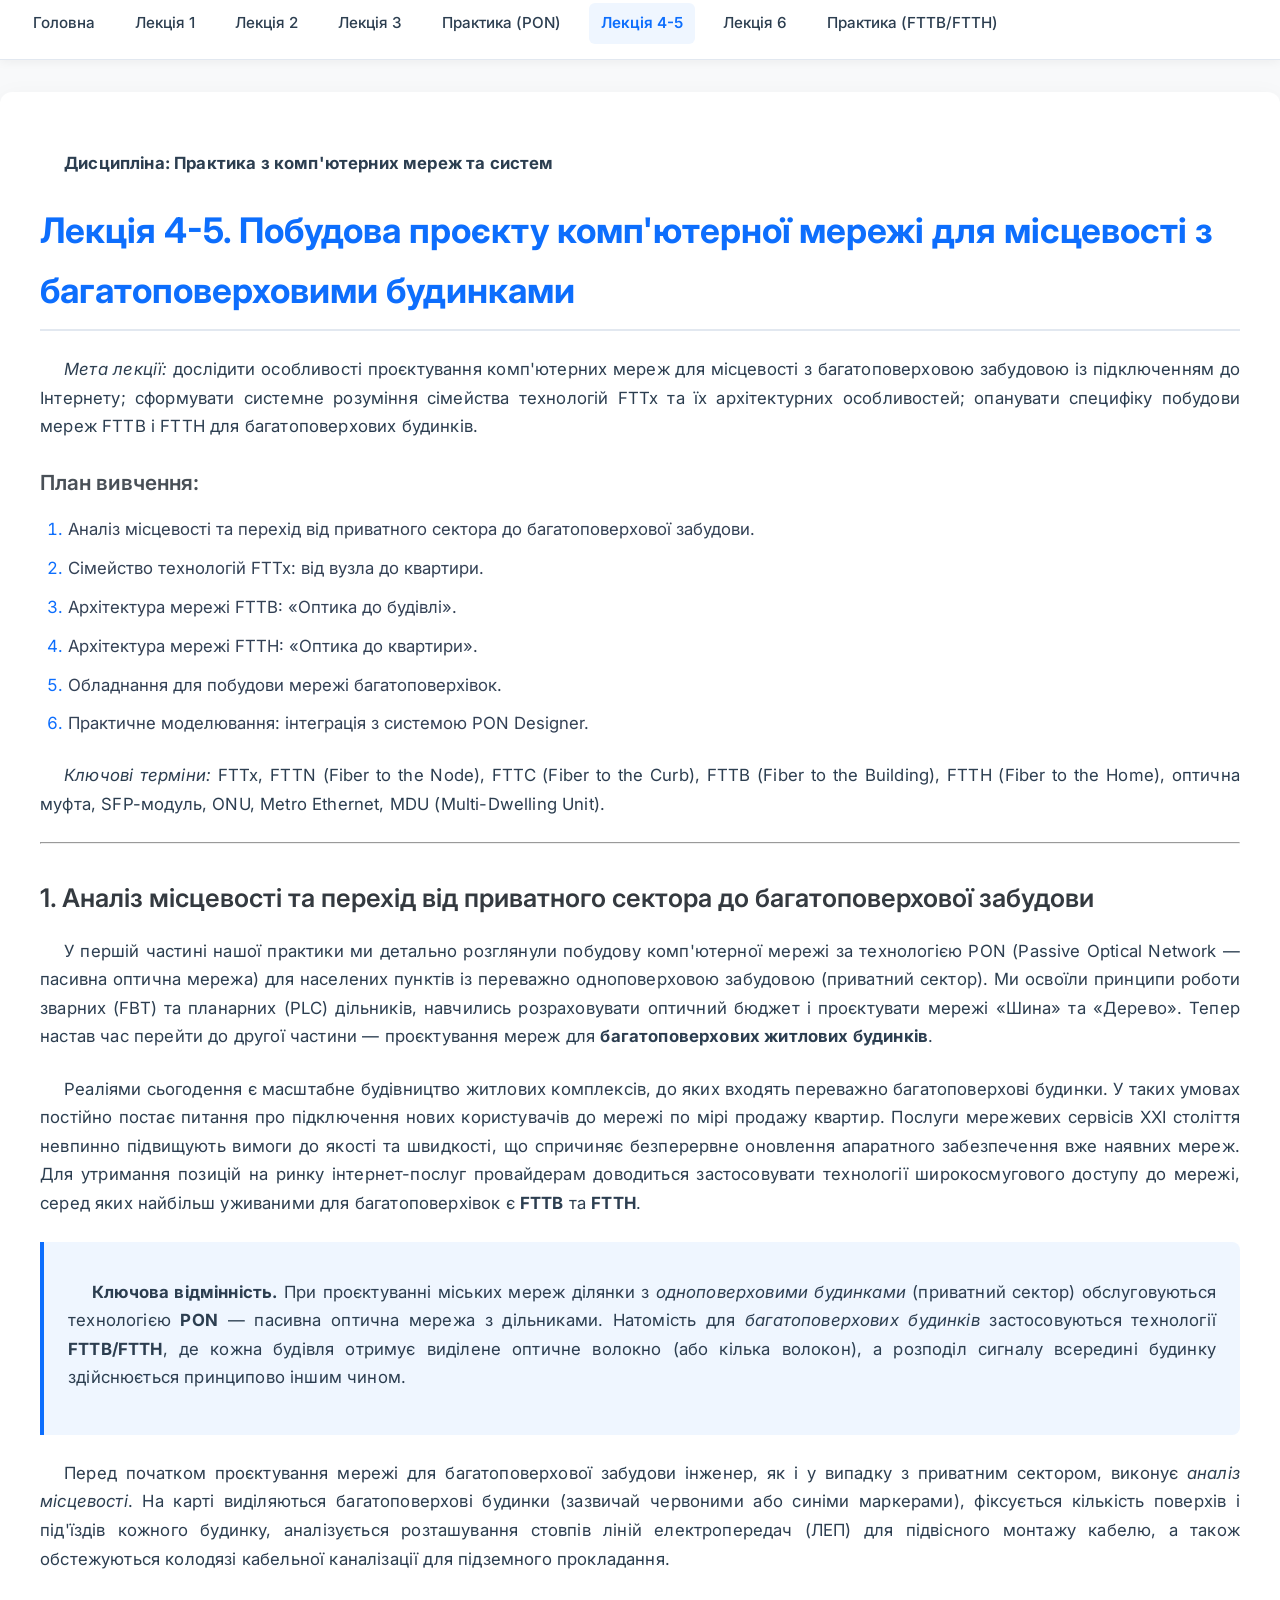
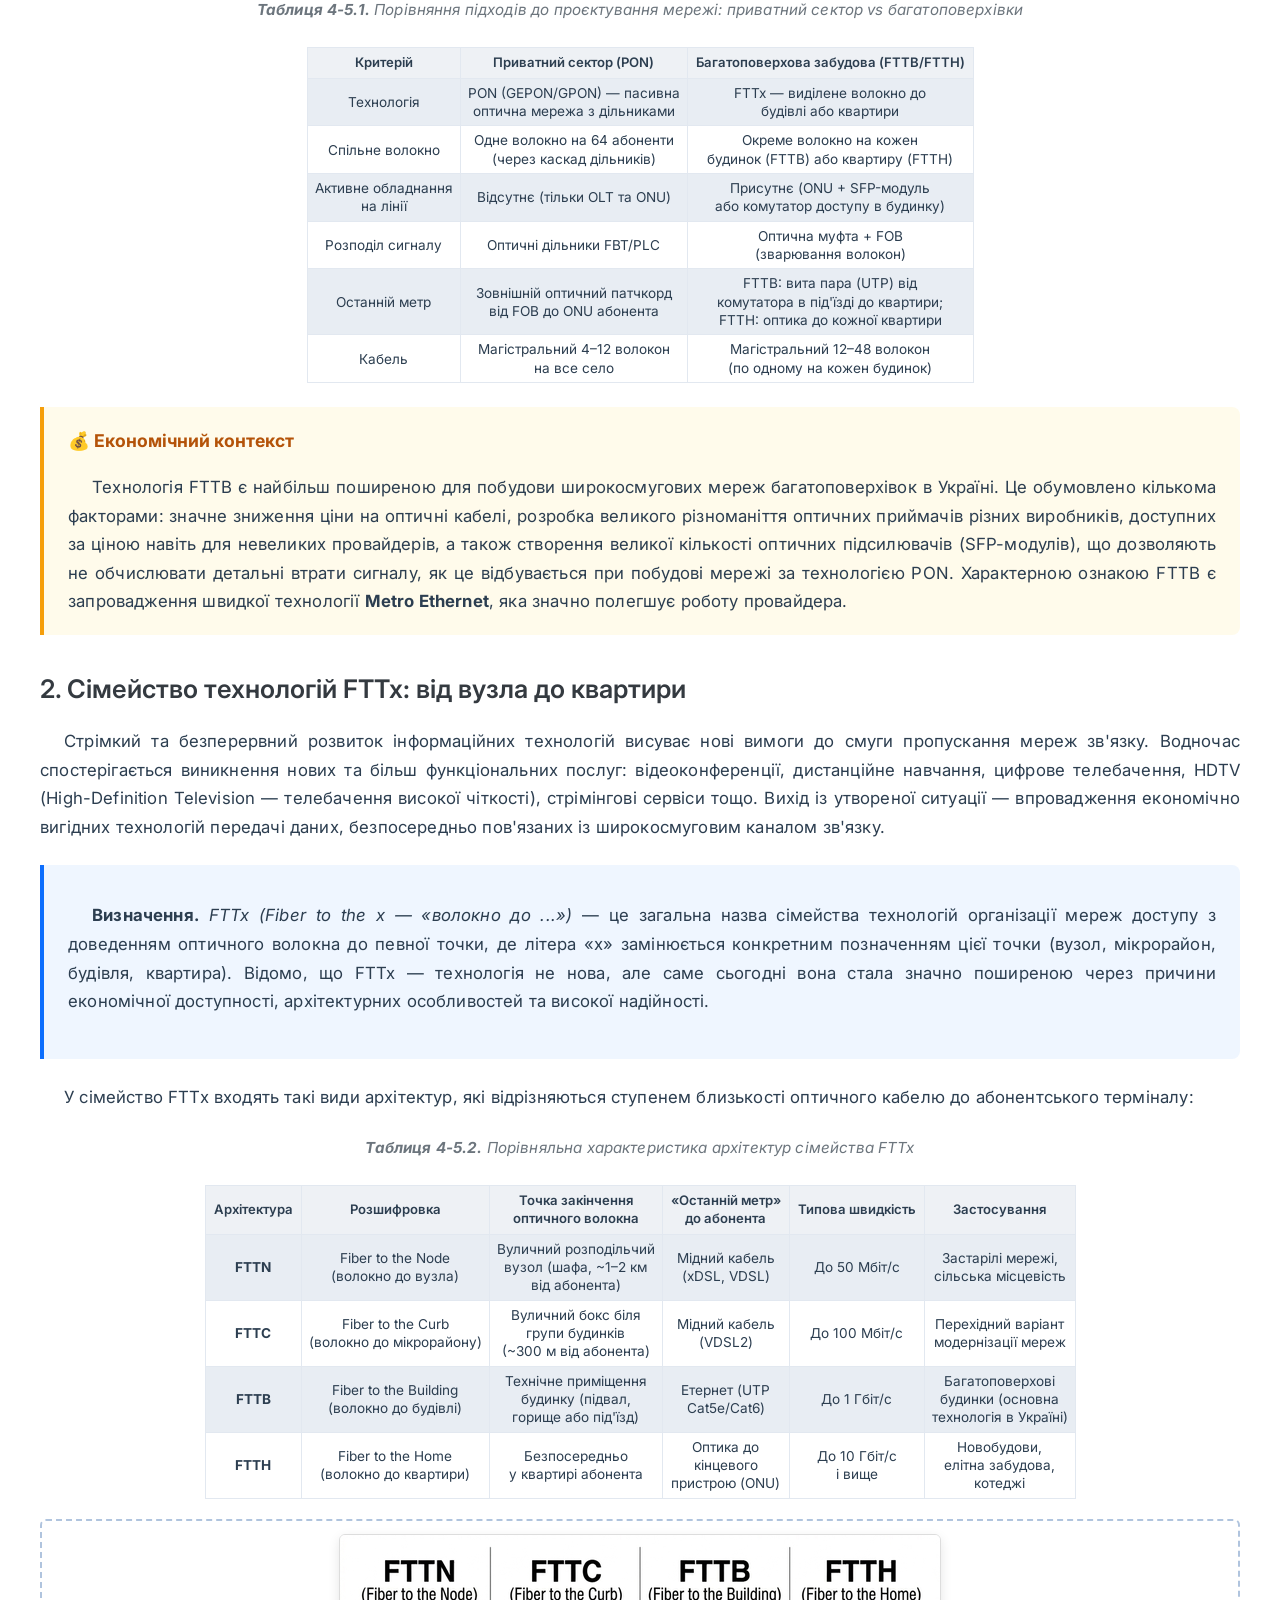
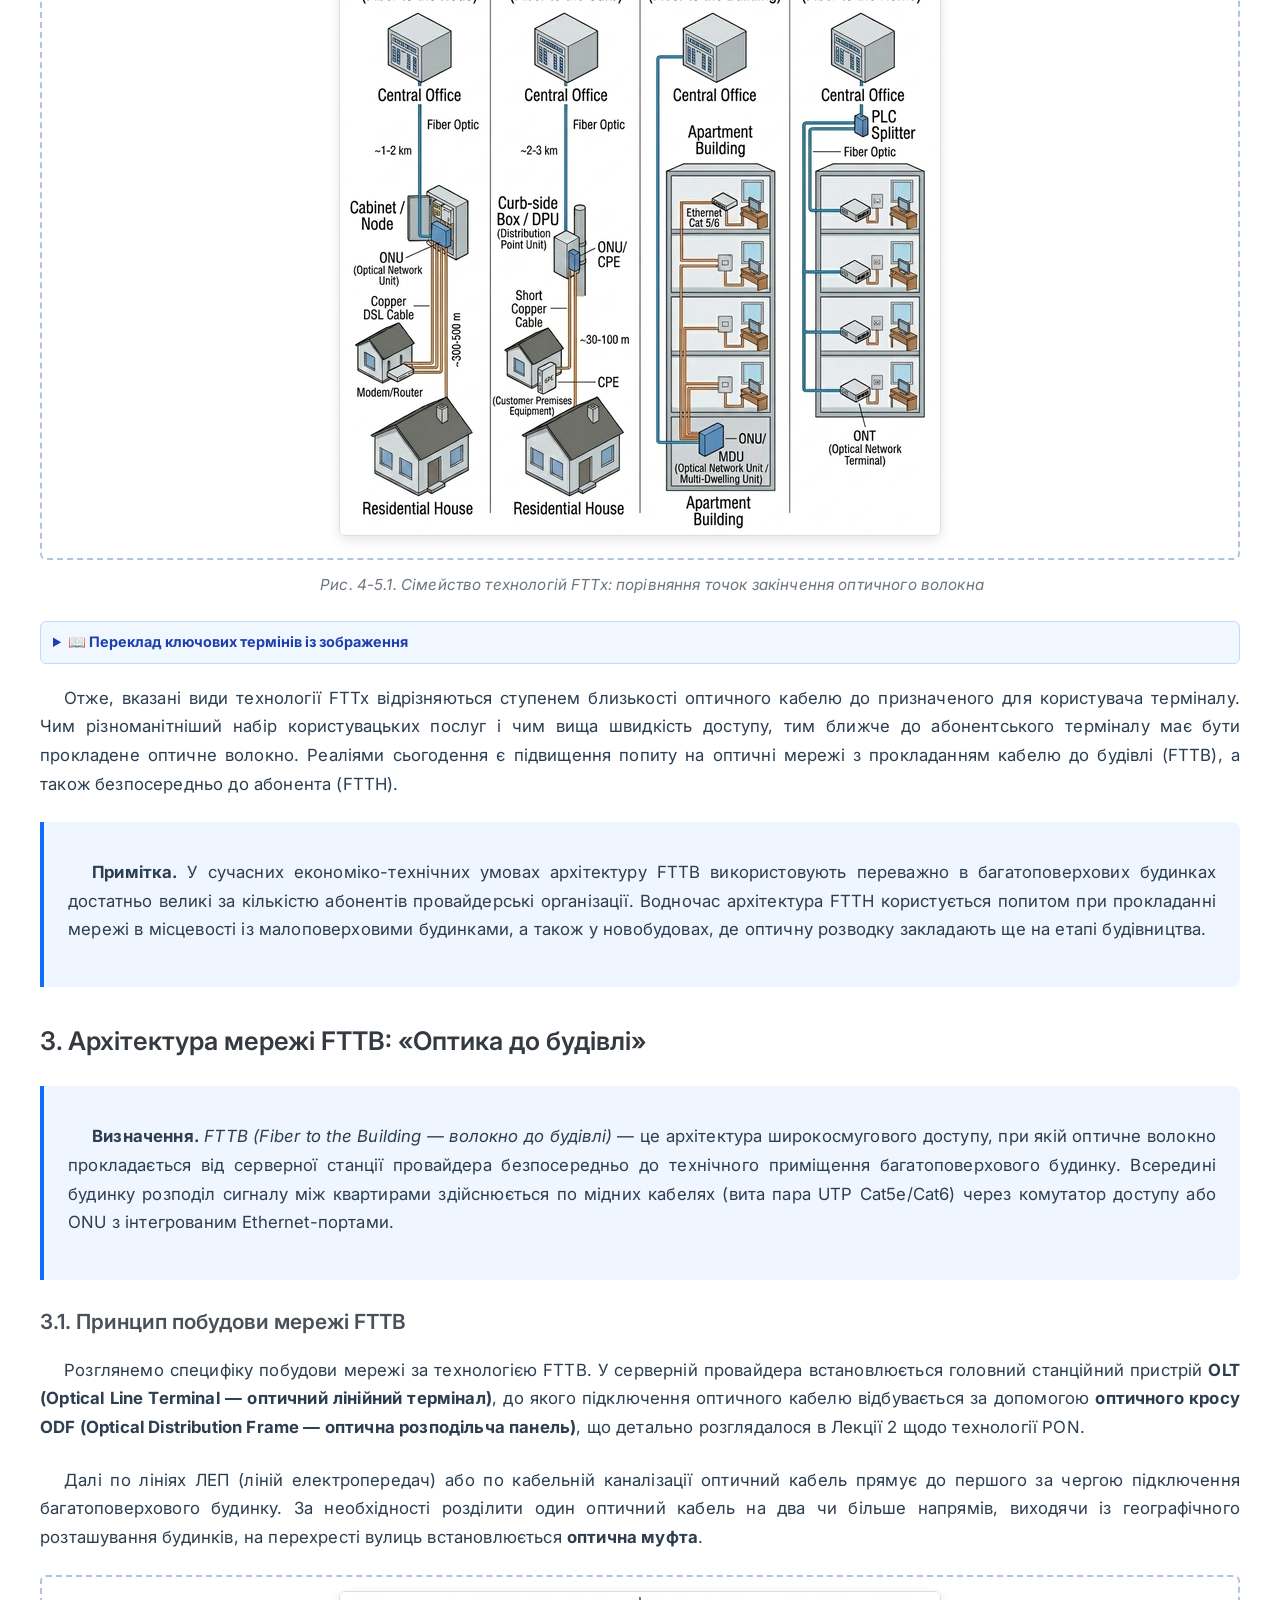
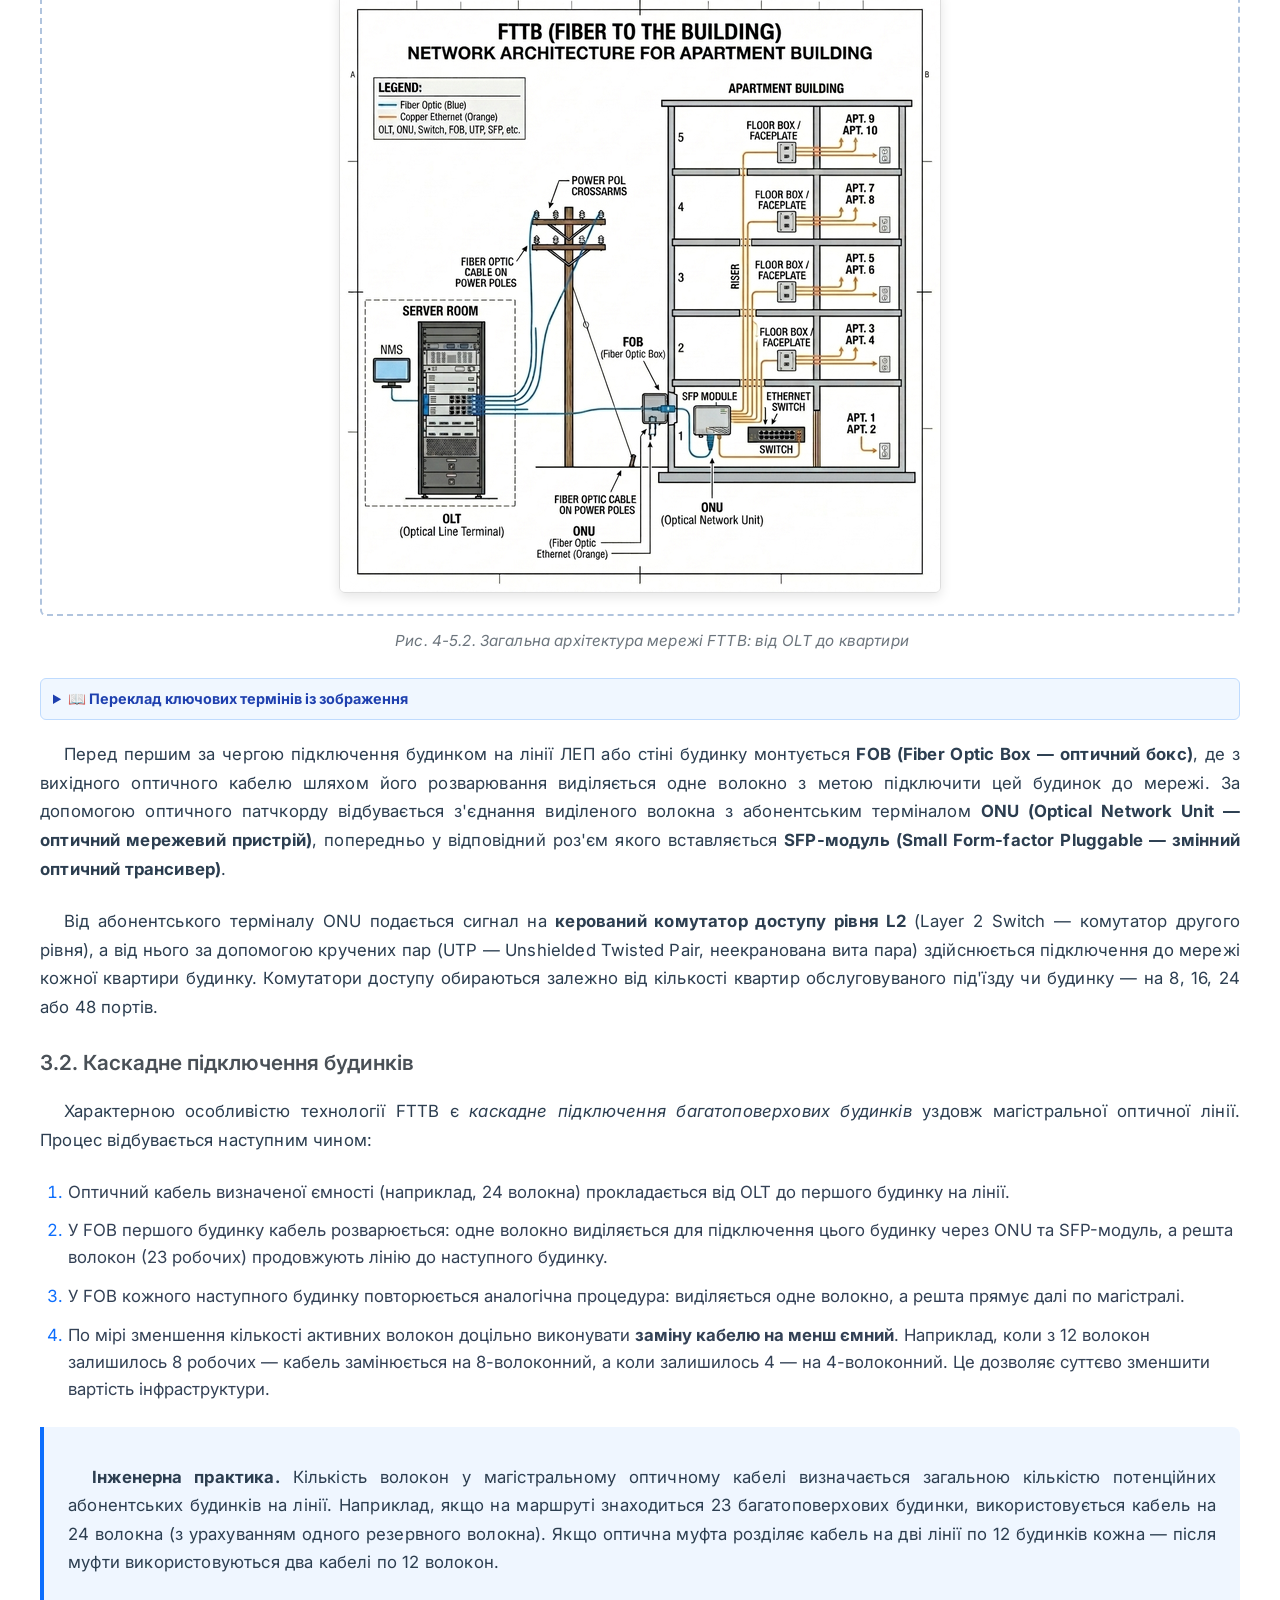
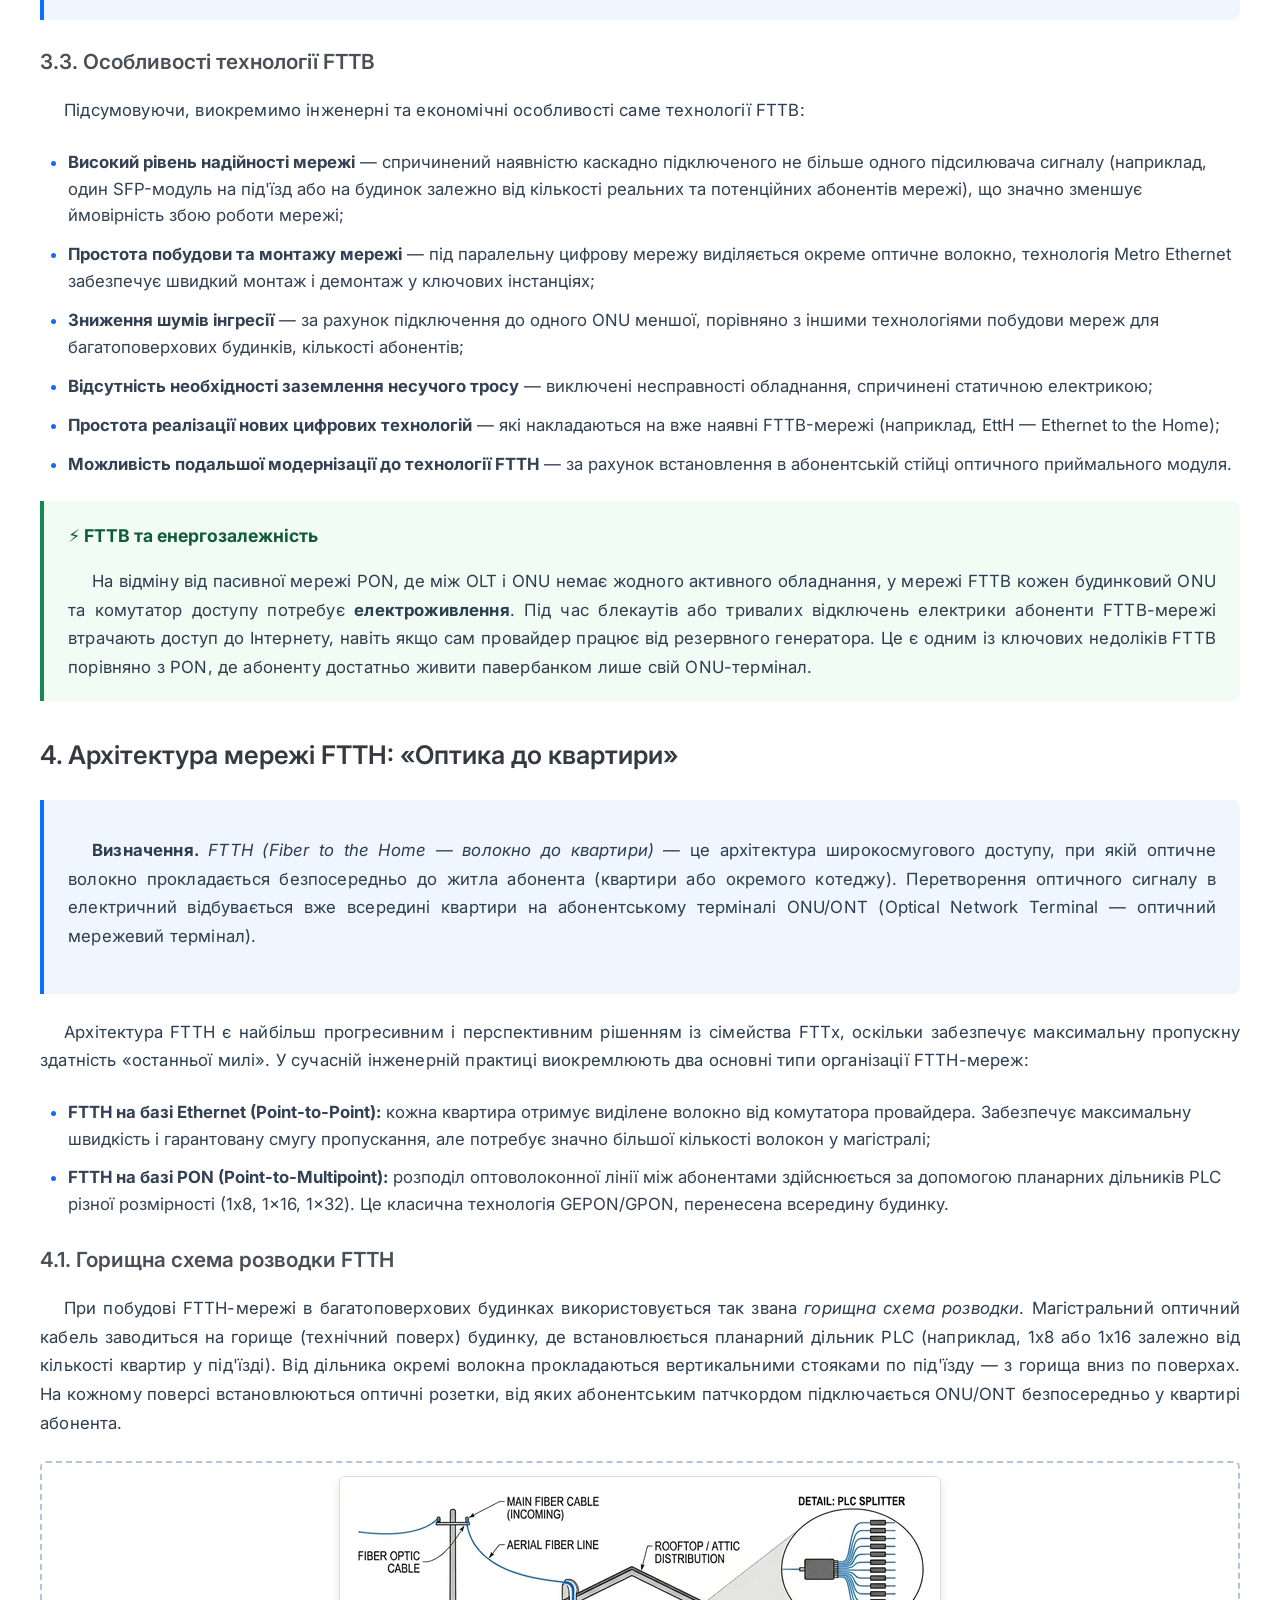
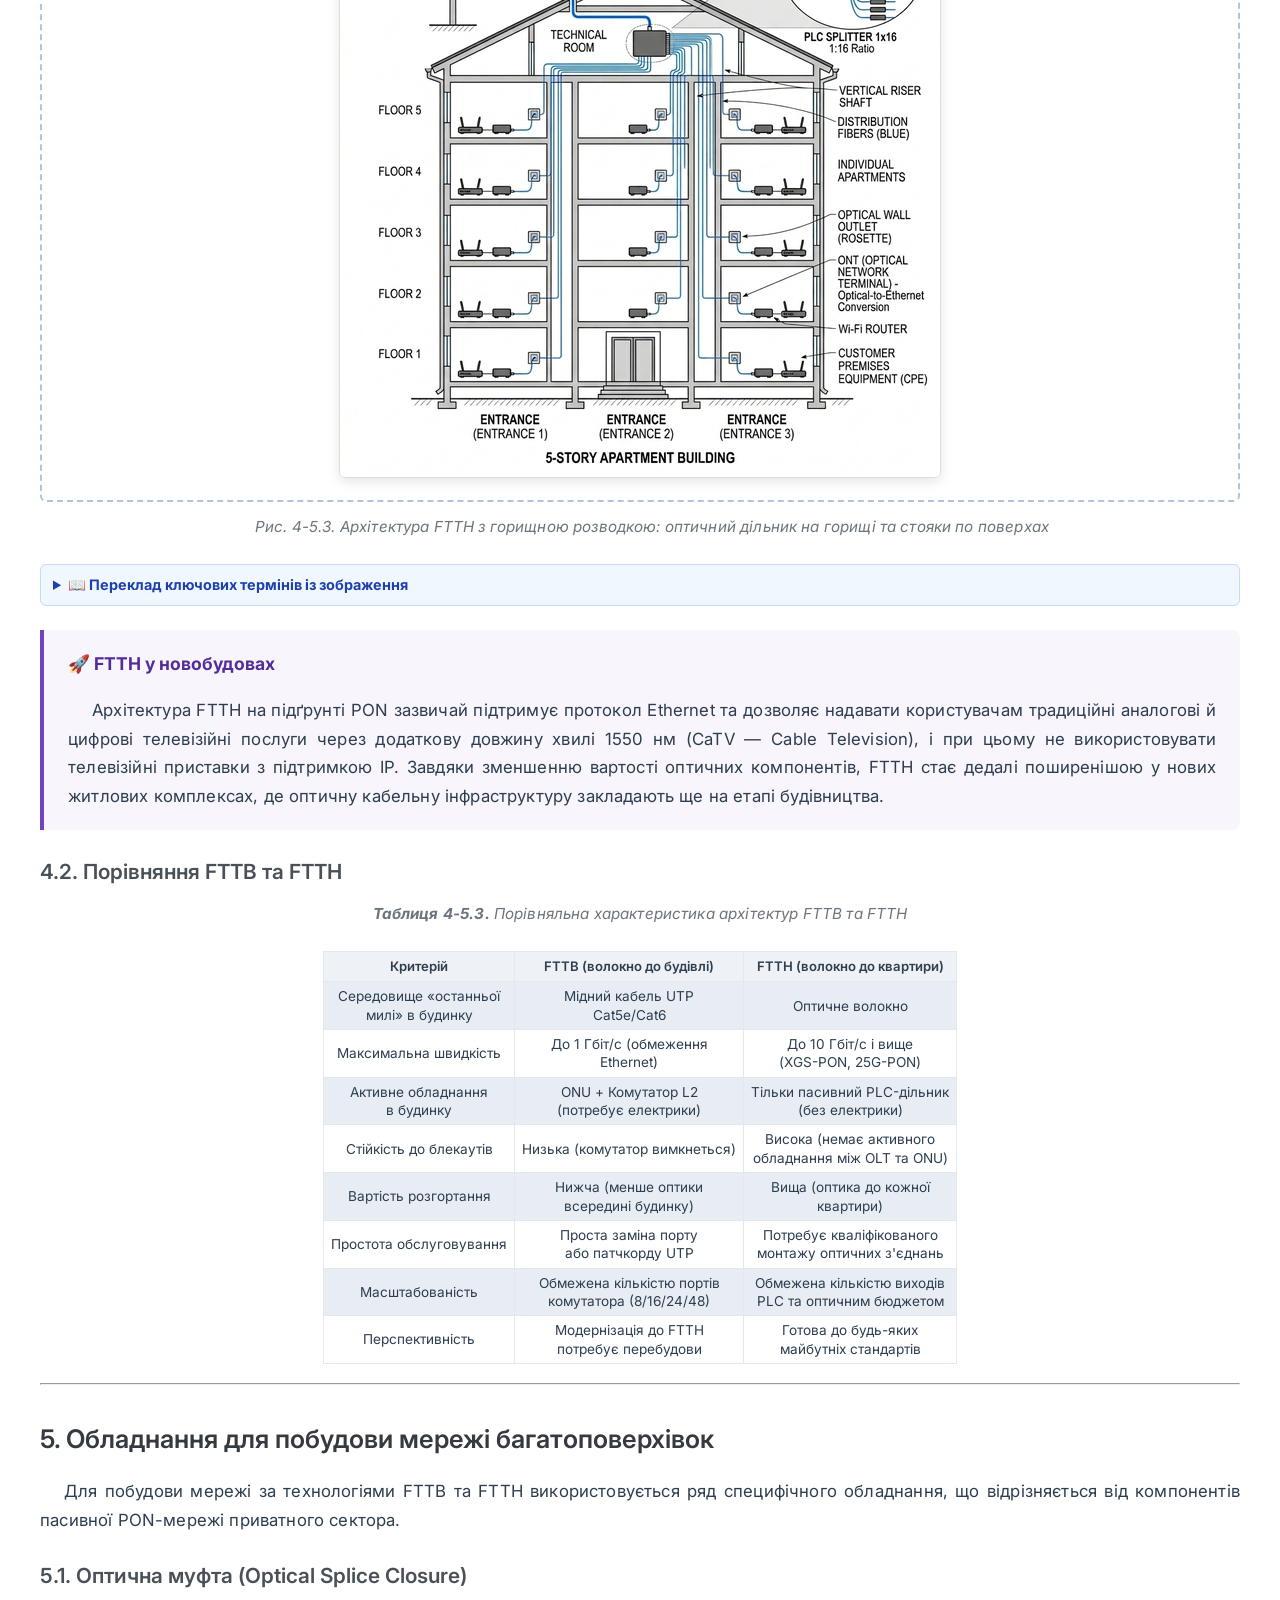
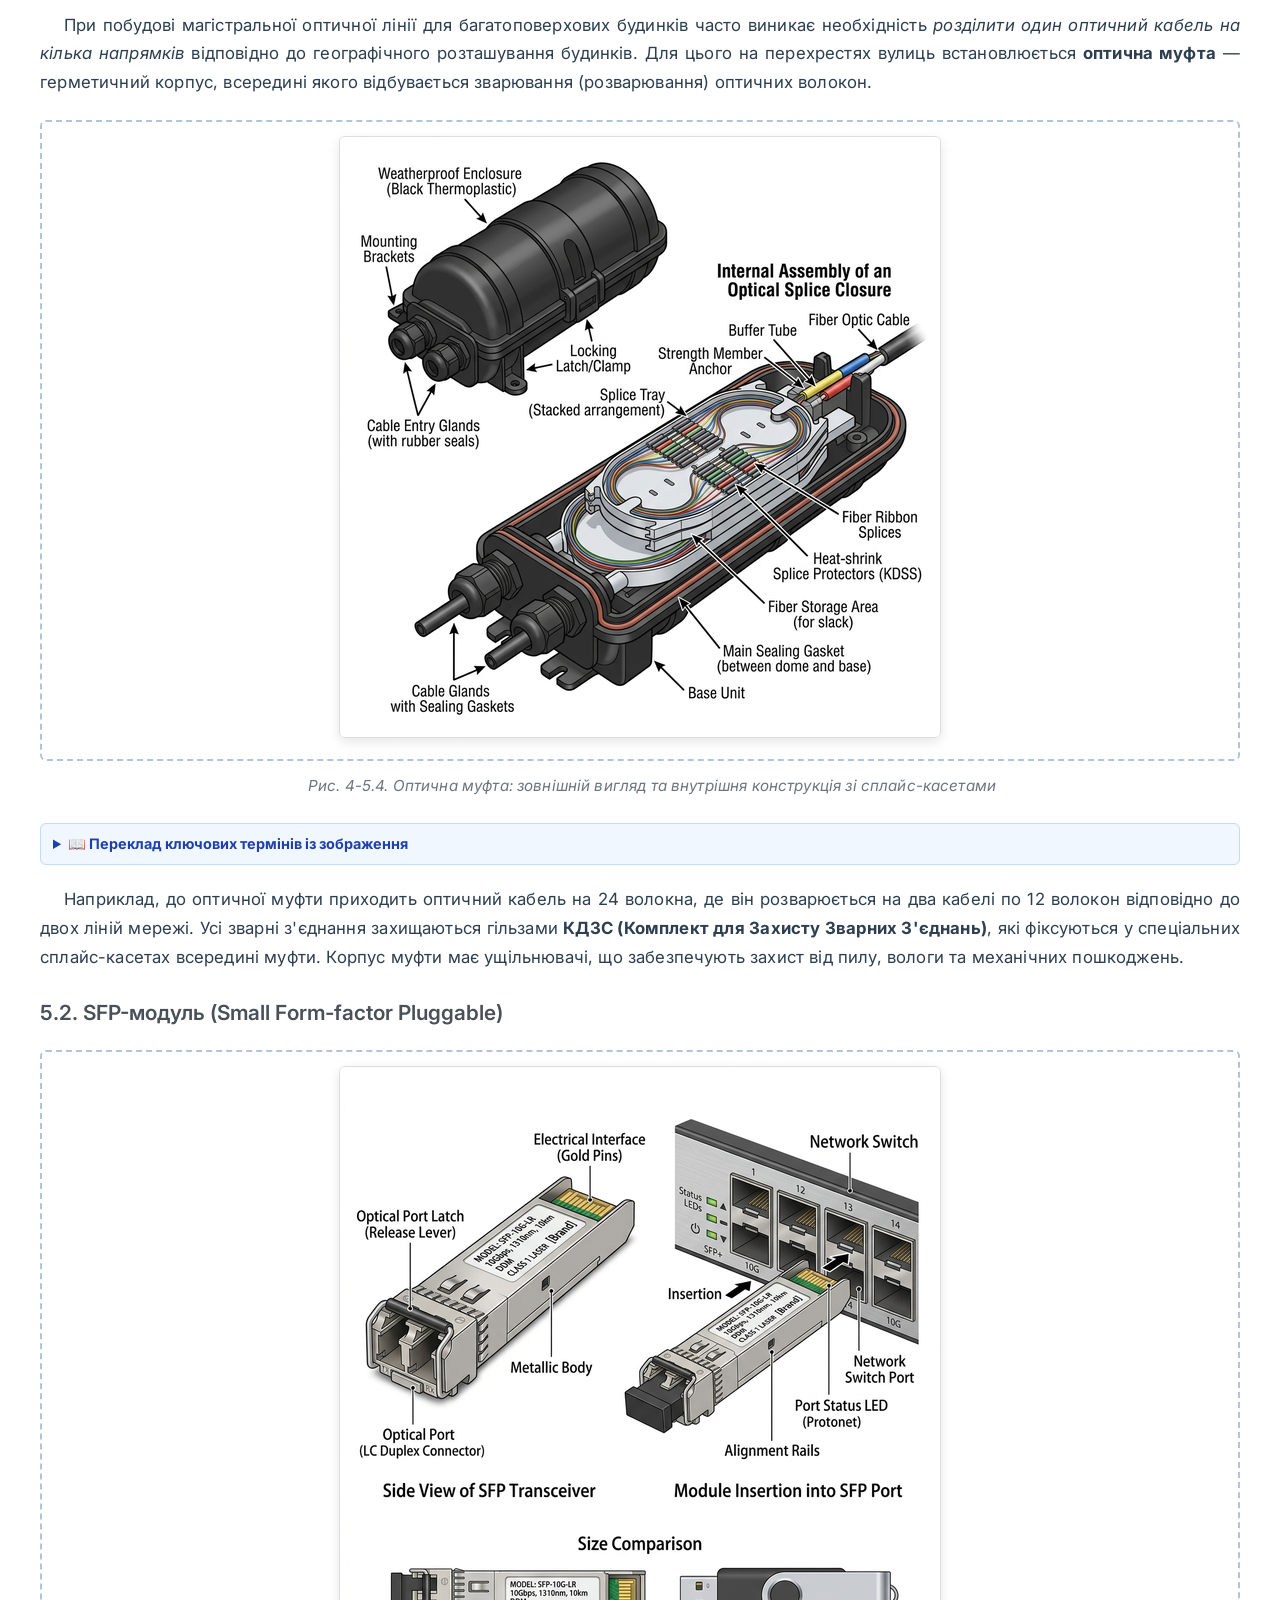
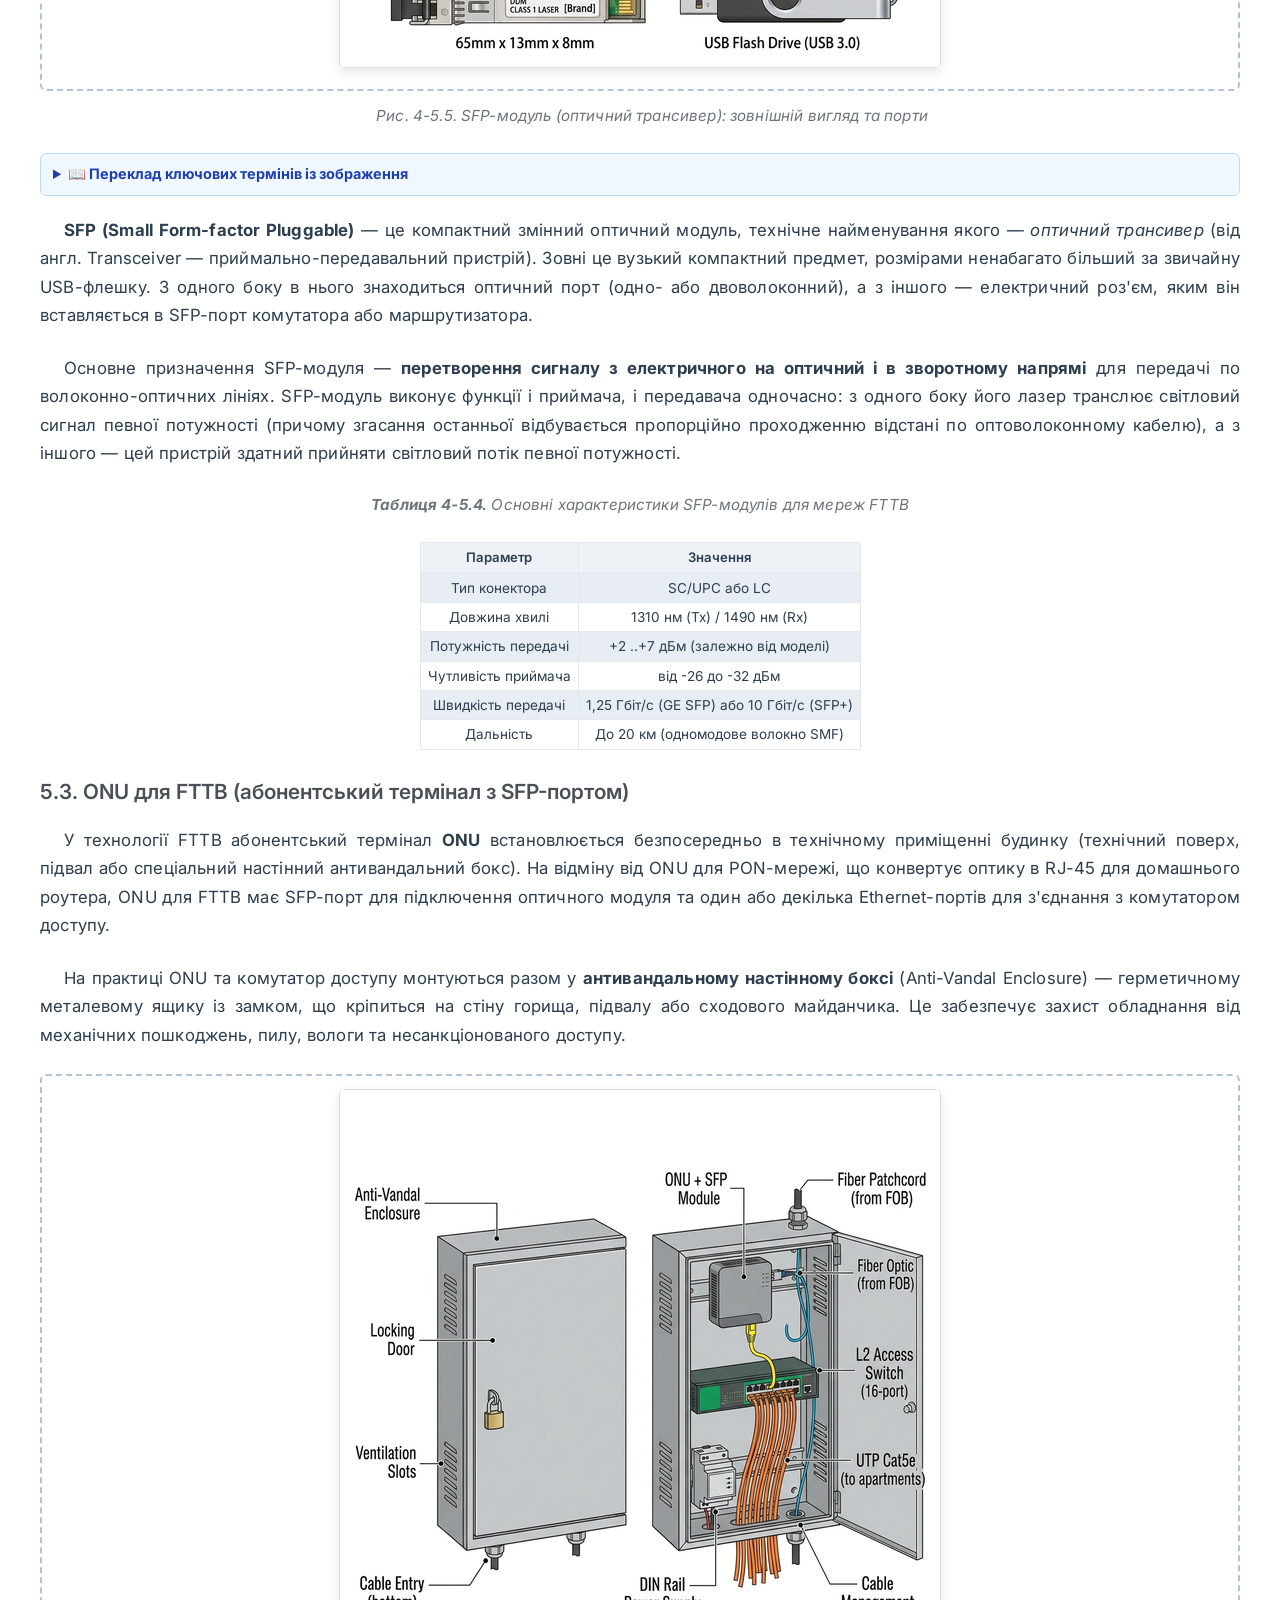
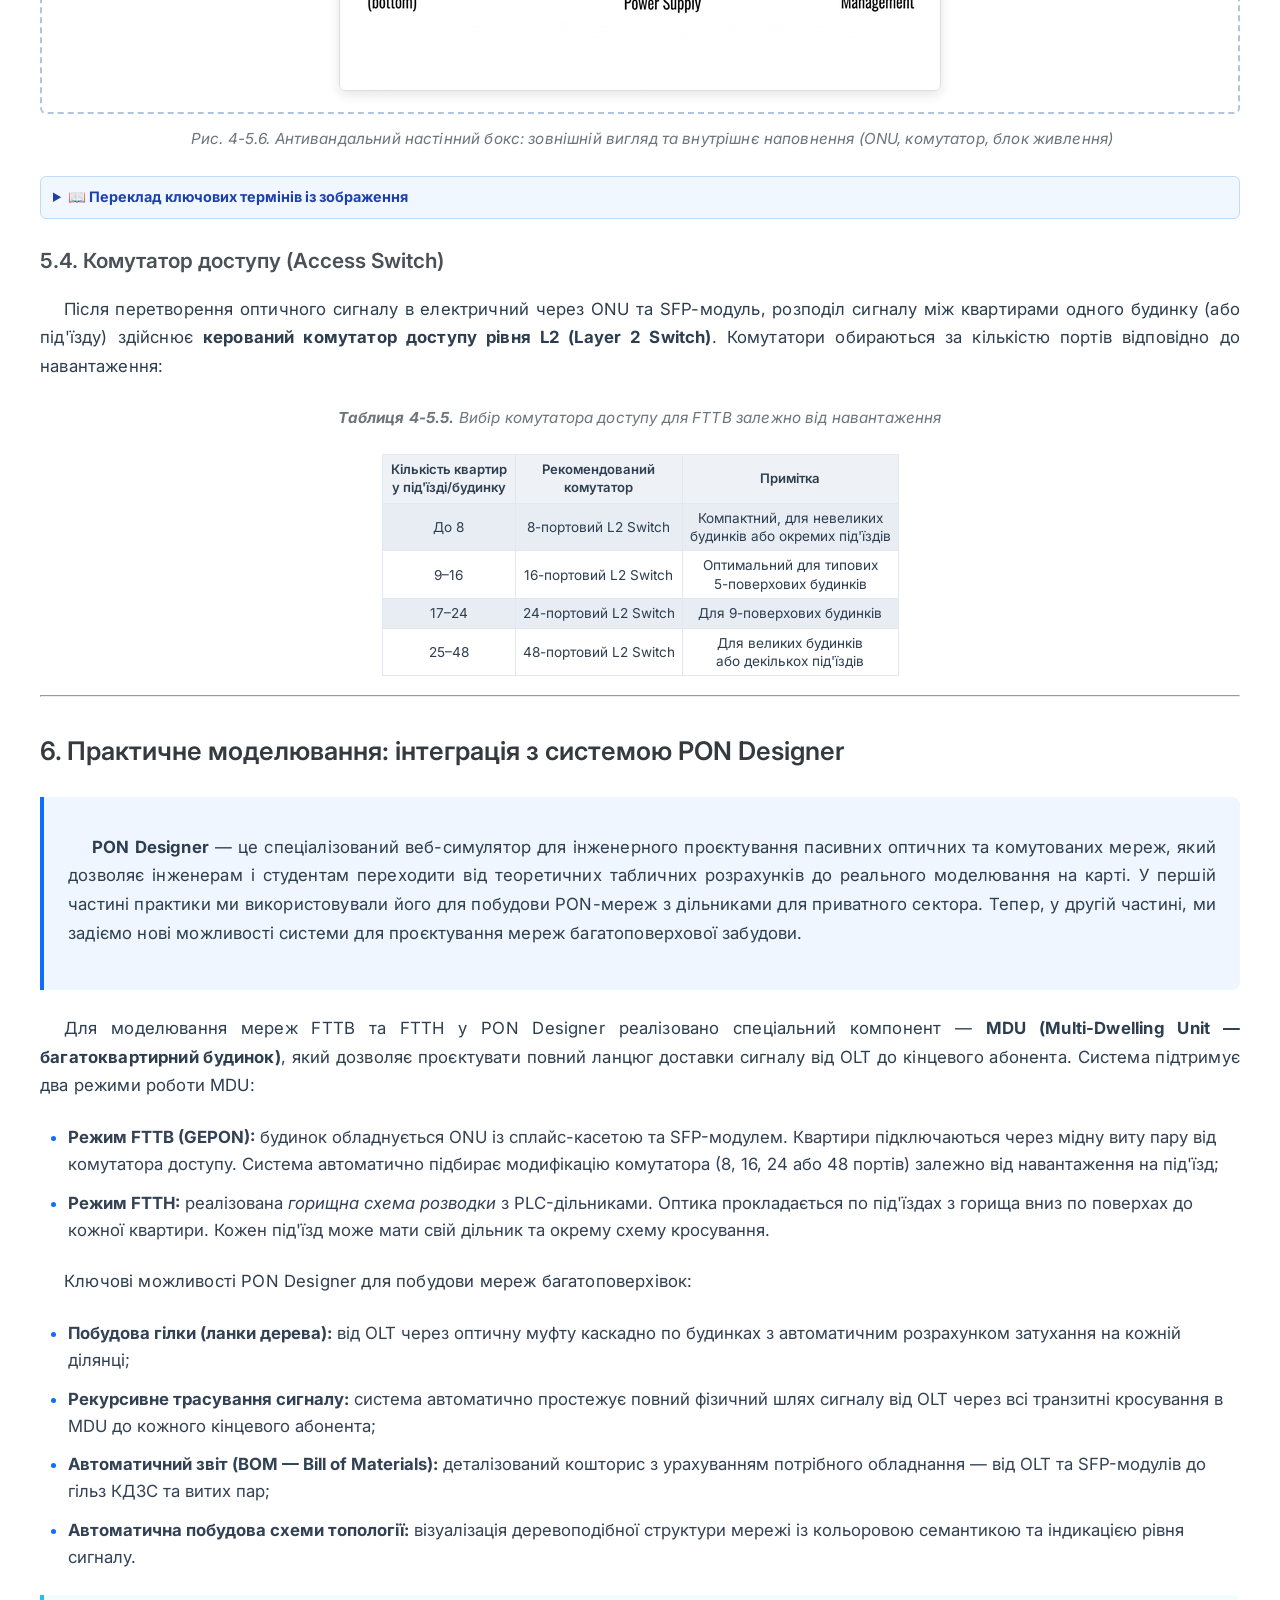
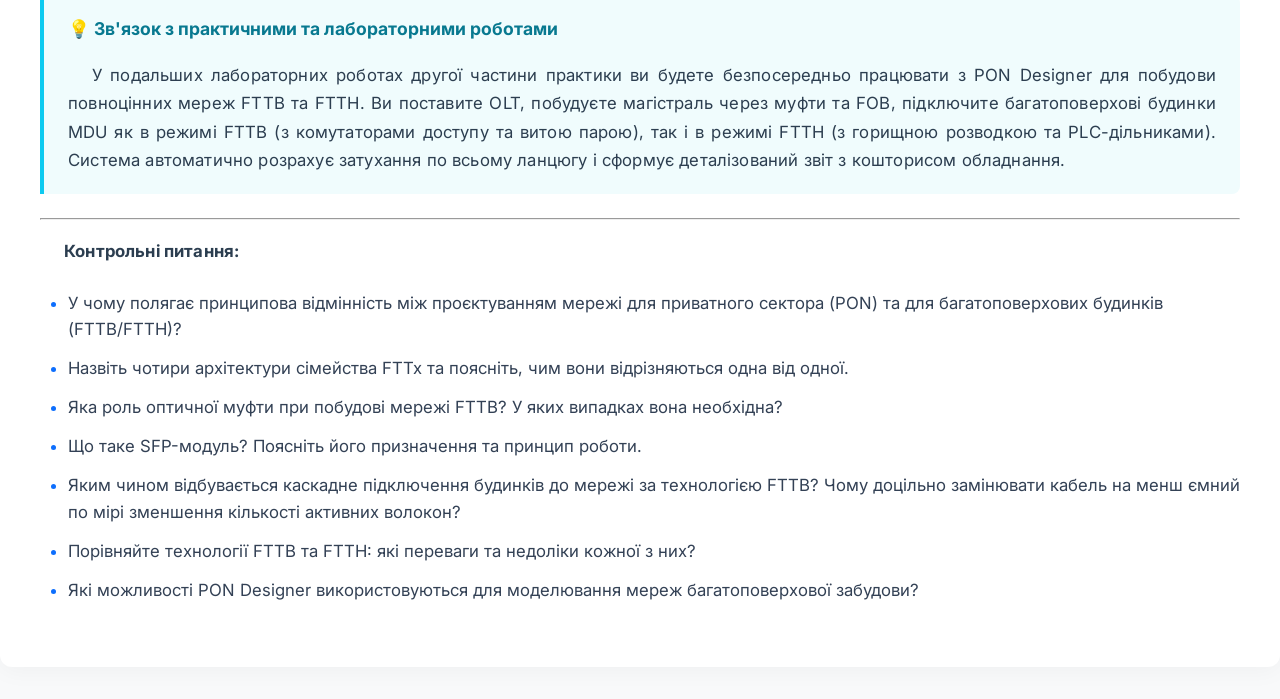
<file: Lection4-5.html>
<!DOCTYPE html>
<html lang="uk">
<head>
  <meta charset="UTF-8">
  <meta name="viewport" content="width=device-width, initial-scale=1.0">
  <title>Лекція 4-5. Побудова проєкту комп'ютерної мережі для місцевості з багатоповерховими будинками</title>
  <link rel="stylesheet" href="style.css">
</head>
<body>

    <!-- Global Navigation Bar -->
    <nav class="global-navbar">
        <ul class="global-nav-container">
            <li class="global-nav-item"><a href="index.html" class="global-nav-link"><i class="fa-solid fa-home" style="margin-right:5px"></i>Головна</a></li>
            <li class="global-nav-item"><a href="Lection1.html" class="global-nav-link">Лекція 1</a></li>
            <li class="global-nav-item"><a href="Lection2.html" class="global-nav-link">Лекція 2</a></li>
            <li class="global-nav-item"><a href="Lection3.html" class="global-nav-link">Лекція 3</a></li>
            <li class="global-nav-item"><a href="Practice1.html" class="global-nav-link">Практика (PON)</a></li>
            <li class="global-nav-item"><a href="Lection4-5.html" class="global-nav-link active">Лекція 4-5</a></li>
            <li class="global-nav-item"><a href="Lection6.html" class="global-nav-link">Лекція 6</a></li>
            <li class="global-nav-item"><a href="Practice2.html" class="global-nav-link">Практика (FTTB/FTTH)</a></li>
        </ul>
    </nav>

<main class="container">

<p class="center"><strong>Дисципліна: Практика з комп'ютерних мереж та систем</strong></p>

<h1>Лекція 4-5. Побудова проєкту комп'ютерної мережі для місцевості з багатоповерховими будинками</h1>

<p class="center"><em>Мета лекції:</em> дослідити особливості проєктування комп'ютерних мереж для місцевості з багатоповерховою забудовою із підключенням до Інтернету; сформувати системне розуміння сімейства технологій FTTx та їх архітектурних особливостей; опанувати специфіку побудови мереж FTTB і FTTH для багатоповерхових будинків.</p>

<h3 class="center">План вивчення:</h3>
<ol>
  <li>Аналіз місцевості та перехід від приватного сектора до багатоповерхової забудови.</li>
  <li>Сімейство технологій FTTx: від вузла до квартири.</li>
  <li>Архітектура мережі FTTB: «Оптика до будівлі».</li>
  <li>Архітектура мережі FTTH: «Оптика до квартири».</li>
  <li>Обладнання для побудови мережі багатоповерхівок.</li>
  <li>Практичне моделювання: інтеграція з системою PON Designer.</li>
</ol>

<p class="center"><em>Ключові терміни:</em> FTTx, FTTN (Fiber to the Node), FTTC (Fiber to the Curb), FTTB (Fiber to the Building), FTTH (Fiber to the Home), оптична муфта, SFP-модуль, ONU, Metro Ethernet, MDU (Multi-Dwelling Unit).</p>

<hr>

<h2>1. Аналіз місцевості та перехід від приватного сектора до багатоповерхової забудови</h2>

<p>У першій частині нашої практики ми детально розглянули побудову комп'ютерної мережі за технологією PON (Passive Optical Network — пасивна оптична мережа) для населених пунктів із переважно одноповерховою забудовою (приватний сектор). Ми освоїли принципи роботи зварних (FBT) та планарних (PLC) дільників, навчились розраховувати оптичний бюджет і проєктувати мережі «Шина» та «Дерево». Тепер настав час перейти до другої частини — проєктування мереж для <strong>багатоповерхових житлових будинків</strong>.</p>

<p>Реаліями сьогодення є масштабне будівництво житлових комплексів, до яких входять переважно багатоповерхові будинки. У таких умовах постійно постає питання про підключення нових користувачів до мережі по мірі продажу квартир. Послуги мережевих сервісів XXI століття невпинно підвищують вимоги до якості та швидкості, що спричиняє безперервне оновлення апаратного забезпечення вже наявних мереж. Для утримання позицій на ринку інтернет-послуг провайдерам доводиться застосовувати технології широкосмугового доступу до мережі, серед яких найбільш уживаними для багатоповерхівок є <strong>FTTB</strong> та <strong>FTTH</strong>.</p>

<div class="definition-block">
  <p><strong>Ключова відмінність.</strong> При проєктуванні міських мереж ділянки з <em>одноповерховими будинками</em> (приватний сектор) обслуговуються технологією <strong>PON</strong> — пасивна оптична мережа з дільниками. Натомість для <em>багатоповерхових будинків</em> застосовуються технології <strong>FTTB/FTTH</strong>, де кожна будівля отримує виділене оптичне волокно (або кілька волокон), а розподіл сигналу всередині будинку здійснюється принципово іншим чином.</p>
</div>

<p>Перед початком проєктування мережі для багатоповерхової забудови інженер, як і у випадку з приватним сектором, виконує <em>аналіз місцевості</em>. На карті виділяються багатоповерхові будинки (зазвичай червоними або синіми маркерами), фіксується кількість поверхів і під'їздів кожного будинку, аналізується розташування стовпів ліній електропередач (ЛЕП) для підвісного монтажу кабелю, а також обстежуються колодязі кабельної каналізації для підземного прокладання.</p>

<p class="table-caption"><strong>Таблиця 4-5.1.</strong> Порівняння підходів до проєктування мережі: приватний сектор vs багатоповерхівки</p>
<div class="table-responsive table-medium">
<table class="sim-table">
  <tr>
    <th>Критерій</th>
    <th>Приватний сектор (PON)</th>
    <th>Багатоповерхова забудова (FTTB/FTTH)</th>
  </tr>
  <tr>
    <td>Технологія</td>
    <td>PON (GEPON/GPON) — пасивна<br>оптична мережа з дільниками</td>
    <td>FTTx — виділене волокно до<br>будівлі або квартири</td>
  </tr>
  <tr>
    <td>Спільне волокно</td>
    <td>Одне волокно на 64 абоненти<br>(через каскад дільників)</td>
    <td>Окреме волокно на кожен<br>будинок (FTTB) або квартиру (FTTH)</td>
  </tr>
  <tr>
    <td>Активне обладнання<br>на лінії</td>
    <td>Відсутнє (тільки OLT та ONU)</td>
    <td>Присутнє (ONU + SFP-модуль<br>або комутатор доступу в будинку)</td>
  </tr>
  <tr>
    <td>Розподіл сигналу</td>
    <td>Оптичні дільники FBT/PLC</td>
    <td>Оптична муфта + FOB<br>(зварювання волокон)</td>
  </tr>
  <tr>
    <td>Останній метр</td>
    <td>Зовнішній оптичний патчкорд<br>від FOB до ONU абонента</td>
    <td>FTTB: вита пара (UTP) від<br>комутатора в під'їзді до квартири;<br>FTTH: оптика до кожної квартири</td>
  </tr>
  <tr>
    <td>Кабель</td>
    <td>Магістральний 4–12 волокон<br>на все село</td>
    <td>Магістральний 12–48 волокон<br>(по одному на кожен будинок)</td>
  </tr>
</table>
</div>

<div class="modern-alert Business">
  <h4>💰 Економічний контекст</h4>
  <p>Технологія FTTB є найбільш поширеною для побудови широкосмугових мереж багатоповерхівок в Україні. Це обумовлено кількома факторами: значне зниження ціни на оптичні кабелі, розробка великого різноманіття оптичних приймачів різних виробників, доступних за ціною навіть для невеликих провайдерів, а також створення великої кількості оптичних підсилювачів (SFP-модулів), що дозволяють не обчислювати детальні втрати сигналу, як це відбувається при побудові мережі за технологією PON. Характерною ознакою FTTB є запровадження швидкої технології <strong>Metro Ethernet</strong>, яка значно полегшує роботу провайдера.</p>
</div>

<h2>2. Сімейство технологій FTTx: від вузла до квартири</h2>

<p>Стрімкий та безперервний розвиток інформаційних технологій висуває нові вимоги до смуги пропускання мереж зв'язку. Водночас спостерігається виникнення нових та більш функціональних послуг: відеоконференції, дистанційне навчання, цифрове телебачення, HDTV (High-Definition Television — телебачення високої чіткості), стрімінгові сервіси тощо. Вихід із утвореної ситуації — впровадження економічно вигідних технологій передачі даних, безпосередньо пов'язаних із широкосмуговим каналом зв'язку.</p>

<div class="definition-block">
  <p><strong>Визначення.</strong> <em>FTTx (Fiber to the x — «волокно до ...»)</em> — це загальна назва сімейства технологій організації мереж доступу з доведенням оптичного волокна до певної точки, де літера «x» замінюється конкретним позначенням цієї точки (вузол, мікрорайон, будівля, квартира). Відомо, що FTTx — технологія не нова, але саме сьогодні вона стала значно поширеною через причини економічної доступності, архітектурних особливостей та високої надійності.</p>
</div>

<p>У сімейство FTTx входять такі види архітектур, які відрізняються ступенем близькості оптичного кабелю до абонентського терміналу:</p>

<p class="table-caption"><strong>Таблиця 4-5.2.</strong> Порівняльна характеристика архітектур сімейства FTTx</p>
<div class="table-responsive table-medium">
<table class="sim-table">
  <tr>
    <th>Архітектура</th>
    <th>Розшифровка</th>
    <th>Точка закінчення<br>оптичного волокна</th>
    <th>«Останній метр»<br>до абонента</th>
    <th>Типова швидкість</th>
    <th>Застосування</th>
  </tr>
  <tr>
    <td><strong>FTTN</strong></td>
    <td>Fiber to the Node<br>(волокно до вузла)</td>
    <td>Вуличний розподільчий<br>вузол (шафа, ~1–2 км<br>від абонента)</td>
    <td>Мідний кабель<br>(xDSL, VDSL)</td>
    <td>До 50 Мбіт/с</td>
    <td>Застарілі мережі,<br>сільська місцевість</td>
  </tr>
  <tr>
    <td><strong>FTTC</strong></td>
    <td>Fiber to the Curb<br>(волокно до мікрорайону)</td>
    <td>Вуличний бокс біля<br>групи будинків<br>(~300 м від абонента)</td>
    <td>Мідний кабель<br>(VDSL2)</td>
    <td>До 100 Мбіт/с</td>
    <td>Перехідний варіант<br>модернізації мереж</td>
  </tr>
  <tr>
    <td><strong>FTTB</strong></td>
    <td>Fiber to the Building<br>(волокно до будівлі)</td>
    <td>Технічне приміщення<br>будинку (підвал,<br>горище або під'їзд)</td>
    <td>Етернет (UTP<br>Cat5e/Cat6)</td>
    <td>До 1 Гбіт/с</td>
    <td>Багатоповерхові<br>будинки (основна<br>технологія в Україні)</td>
  </tr>
  <tr>
    <td><strong>FTTH</strong></td>
    <td>Fiber to the Home<br>(волокно до квартири)</td>
    <td>Безпосередньо<br>у квартирі абонента</td>
    <td>Оптика до<br>кінцевого<br>пристрою (ONU)</td>
    <td>До 10 Гбіт/с<br>і вище</td>
    <td>Новобудови,<br>елітна забудова,<br>котеджі</td>
  </tr>
</table>
</div>

<div style="text-align:center; margin: 15pt 0;">
  <div style="border: 1.5pt dashed #B0C4DE; padding: 10pt; border-radius: 6px; margin-bottom: 8pt;">
    <img src="assets/lection4/fig_4_1_fttx_comparison.png" alt="Рис. 4-5.1. Порівняння архітектур сімейства FTTx" style="max-width: 100%; border: 1px solid #ddd; border-radius: 6px; box-shadow: 0 4px 12px rgba(0,0,0,0.1);">
  </div>
  <p class="image-caption">Рис. 4-5.1. Сімейство технологій FTTx: порівняння точок закінчення оптичного волокна</p>
  <details class="glossary-accordion">
    <summary>📖 Переклад ключових термінів із зображення</summary>
    <ul>
      <li><strong>Central Office</strong> — центральний вузол (серверна провайдера)</li>
      <li><strong>Fiber Optic</strong> — оптичне волокно (синій кабель)</li>
      <li><strong>Cabinet / Node</strong> — вуличний розподільчий вузол (шафа)</li>
      <li><strong>Curb-side Box / DPU</strong> — бокс біля тротуару (розподільчий пункт)</li>
      <li><strong>Copper DSL Cable</strong> — мідний кабель DSL</li>
      <li><strong>Residential House</strong> — приватний житловий будинок</li>
      <li><strong>Apartment Building</strong> — багатоповерховий будинок</li>
      <li><strong>PLC Splitter</strong> — планарний оптичний дільник</li>
      <li><strong>ONT (Optical Network Terminal)</strong> — оптичний абонентський термінал</li>
    </ul>
  </details>
</div>

<p>Отже, вказані види технології FTTx відрізняються ступенем близькості оптичного кабелю до призначеного для користувача терміналу. Чим різноманітніший набір користувацьких послуг і чим вища швидкість доступу, тим ближче до абонентського терміналу має бути прокладене оптичне волокно. Реаліями сьогодення є підвищення попиту на оптичні мережі з прокладанням кабелю до будівлі (FTTB), а також безпосередньо до абонента (FTTH).</p>

<div class="note">
  <p><strong>Примітка.</strong> У сучасних економіко-технічних умовах архітектуру FTTB використовують переважно в багатоповерхових будинках достатньо великі за кількістю абонентів провайдерські організації. Водночас архітектура FTTH користується попитом при прокладанні мережі в місцевості із малоповерховими будинками, а також у новобудовах, де оптичну розводку закладають ще на етапі будівництва.</p>
</div>

<h2>3. Архітектура мережі FTTB: «Оптика до будівлі»</h2>

<div class="definition-block">
  <p><strong>Визначення.</strong> <em>FTTB (Fiber to the Building — волокно до будівлі)</em> — це архітектура широкосмугового доступу, при якій оптичне волокно прокладається від серверної станції провайдера безпосередньо до технічного приміщення багатоповерхового будинку. Всередині будинку розподіл сигналу між квартирами здійснюється по мідних кабелях (вита пара UTP Cat5e/Cat6) через комутатор доступу або ONU з інтегрованим Ethernet-портами.</p>
</div>

<h3>3.1. Принцип побудови мережі FTTB</h3>

<p>Розглянемо специфіку побудови мережі за технологією FTTB. У серверній провайдера встановлюється головний станційний пристрій <strong>OLT (Optical Line Terminal — оптичний лінійний термінал)</strong>, до якого підключення оптичного кабелю відбувається за допомогою <strong>оптичного кросу ODF (Optical Distribution Frame — оптична розподільча панель)</strong>, що детально розглядалося в Лекції 2 щодо технології PON.</p>

<p>Далі по лініях ЛЕП (ліній електропередач) або по кабельній каналізації оптичний кабель прямує до першого за чергою підключення багатоповерхового будинку. За необхідності розділити один оптичний кабель на два чи більше напрямів, виходячи із географічного розташування будинків, на перехресті вулиць встановлюється <strong>оптична муфта</strong>.</p>

<div style="text-align:center; margin: 15pt 0;">
  <div style="border: 1.5pt dashed #B0C4DE; padding: 10pt; border-radius: 6px; margin-bottom: 8pt;">
    <img src="assets/lection4/fig_4_2_fttb_architecture.png" alt="Рис. 4-5.2. Загальна архітектура мережі FTTB" style="max-width: 100%; border: 1px solid #ddd; border-radius: 6px; box-shadow: 0 4px 12px rgba(0,0,0,0.1);">
  </div>
  <p class="image-caption">Рис. 4-5.2. Загальна архітектура мережі FTTB: від OLT до квартири</p>
  <details class="glossary-accordion">
    <summary>📖 Переклад ключових термінів із зображення</summary>
    <ul>
      <li><strong>Server Room</strong> — серверна кімната провайдера</li>
      <li><strong>OLT (Optical Line Terminal)</strong> — оптичний лінійний термінал</li>
      <li><strong>NMS</strong> — система мережевого управління</li>
      <li><strong>Power Pol Crossarms</strong> — траверси лінії електропередач</li>
      <li><strong>Fiber Optic Cable on Power Poles</strong> — оптичний кабель на стовпах ЛЕП</li>
      <li><strong>FOB (Fiber Optic Box)</strong> — оптичний розподільчий бокс</li>
      <li><strong>SFP Module</strong> — SFP-модуль (оптичний трансивер)</li>
      <li><strong>Ethernet Switch</strong> — комутатор доступу</li>
      <li><strong>Riser</strong> — вертикальний стояк (кабельний канал між поверхами)</li>
      <li><strong>Floor Box / Faceplate</strong> — поверхова розетка / панель</li>
      <li><strong>Apt.</strong> — квартира (від англ. Apartment)</li>
    </ul>
  </details>
</div>

<p>Перед першим за чергою підключення будинком на лінії ЛЕП або стіні будинку монтується <strong>FOB (Fiber Optic Box — оптичний бокс)</strong>, де з вихідного оптичного кабелю шляхом його розварювання виділяється одне волокно з метою підключити цей будинок до мережі. За допомогою оптичного патчкорду відбувається з'єднання виділеного волокна з абонентським терміналом <strong>ONU (Optical Network Unit — оптичний мережевий пристрій)</strong>, попередньо у відповідний роз'єм якого вставляється <strong>SFP-модуль (Small Form-factor Pluggable — змінний оптичний трансивер)</strong>.</p>

<p>Від абонентського терміналу ONU подається сигнал на <strong>керований комутатор доступу рівня L2</strong> (Layer 2 Switch — комутатор другого рівня), а від нього за допомогою кручених пар (UTP — Unshielded Twisted Pair, неекранована вита пара) здійснюється підключення до мережі кожної квартири будинку. Комутатори доступу обираються залежно від кількості квартир обслуговуваного під'їзду чи будинку — на 8, 16, 24 або 48 портів.</p>

<h3>3.2. Каскадне підключення будинків</h3>

<p>Характерною особливістю технології FTTB є <em>каскадне підключення багатоповерхових будинків</em> уздовж магістральної оптичної лінії. Процес відбувається наступним чином:</p>

<ol>
  <li>Оптичний кабель визначеної ємності (наприклад, 24 волокна) прокладається від OLT до першого будинку на лінії.</li>
  <li>У FOB першого будинку кабель розварюється: одне волокно виділяється для підключення цього будинку через ONU та SFP-модуль, а решта волокон (23 робочих) продовжують лінію до наступного будинку.</li>
  <li>У FOB кожного наступного будинку повторюється аналогічна процедура: виділяється одне волокно, а решта прямує далі по магістралі.</li>
  <li>По мірі зменшення кількості активних волокон доцільно виконувати <strong>заміну кабелю на менш ємний</strong>. Наприклад, коли з 12 волокон залишилось 8 робочих — кабель замінюється на 8-волоконний, а коли залишилось 4 — на 4-волоконний. Це дозволяє суттєво зменшити вартість інфраструктури.</li>
</ol>

<div class="note">
  <p><strong>Інженерна практика.</strong> Кількість волокон у магістральному оптичному кабелі визначається загальною кількістю потенційних абонентських будинків на лінії. Наприклад, якщо на маршруті знаходиться 23 багатоповерхових будинки, використовується кабель на 24 волокна (з урахуванням одного резервного волокна). Якщо оптична муфта розділяє кабель на дві лінії по 12 будинків кожна — після муфти використовуються два кабелі по 12 волокон.</p>
</div>

<h3>3.3. Особливості технології FTTB</h3>

<p>Підсумовуючи, виокремимо інженерні та економічні особливості саме технології FTTB:</p>

<ul>
  <li><strong>Високий рівень надійності мережі</strong> — спричинений наявністю каскадно підключеного не більше одного підсилювача сигналу (наприклад, один SFP-модуль на під'їзд або на будинок залежно від кількості реальних та потенційних абонентів мережі), що значно зменшує ймовірність збою роботи мережі;</li>
  <li><strong>Простота побудови та монтажу мережі</strong> — під паралельну цифрову мережу виділяється окреме оптичне волокно, технологія Metro Ethernet забезпечує швидкий монтаж і демонтаж у ключових інстанціях;</li>
  <li><strong>Зниження шумів інгресії</strong> — за рахунок підключення до одного ONU меншої, порівняно з іншими технологіями побудови мереж для багатоповерхових будинків, кількості абонентів;</li>
  <li><strong>Відсутність необхідності заземлення несучого тросу</strong> — виключені несправності обладнання, спричинені статичною електрикою;</li>
  <li><strong>Простота реалізації нових цифрових технологій</strong> — які накладаються на вже наявні FTTB-мережі (наприклад, EttH — Ethernet to the Home);</li>
  <li><strong>Можливість подальшої модернізації до технології FTTH</strong> — за рахунок встановлення в абонентській стійці оптичного приймального модуля.</li>
</ul>

<div class="modern-alert Energy">
  <h4>⚡ FTTB та енергозалежність</h4>
  <p>На відміну від пасивної мережі PON, де між OLT і ONU немає жодного активного обладнання, у мережі FTTB кожен будинковий ONU та комутатор доступу потребує <strong>електроживлення</strong>. Під час блекаутів або тривалих відключень електрики абоненти FTTB-мережі втрачають доступ до Інтернету, навіть якщо сам провайдер працює від резервного генератора. Це є одним із ключових недоліків FTTB порівняно з PON, де абоненту достатньо живити павербанком лише свій ONU-термінал.</p>
</div>

<h2>4. Архітектура мережі FTTH: «Оптика до квартири»</h2>

<div class="definition-block">
  <p><strong>Визначення.</strong> <em>FTTH (Fiber to the Home — волокно до квартири)</em> — це архітектура широкосмугового доступу, при якій оптичне волокно прокладається безпосередньо до житла абонента (квартири або окремого котеджу). Перетворення оптичного сигналу в електричний відбувається вже всередині квартири на абонентському терміналі ONU/ONT (Optical Network Terminal — оптичний мережевий термінал).</p>
</div>

<p>Архітектура FTTH є найбільш прогресивним і перспективним рішенням із сімейства FTTx, оскільки забезпечує максимальну пропускну здатність «останньої милі». У сучасній інженерній практиці виокремлюють два основні типи організації FTTH-мереж:</p>

<ul>
  <li><strong>FTTH на базі Ethernet (Point-to-Point):</strong> кожна квартира отримує виділене волокно від комутатора провайдера. Забезпечує максимальну швидкість і гарантовану смугу пропускання, але потребує значно більшої кількості волокон у магістралі;</li>
  <li><strong>FTTH на базі PON (Point-to-Multipoint):</strong> розподіл оптоволоконної лінії між абонентами здійснюється за допомогою планарних дільників PLC різної розмірності (1x8, 1x16, 1x32). Це класична технологія GEPON/GPON, перенесена всередину будинку.</li>
</ul>

<h3>4.1. Горищна схема розводки FTTH</h3>

<p>При побудові FTTH-мережі в багатоповерхових будинках використовується так звана <em>горищна схема розводки</em>. Магістральний оптичний кабель заводиться на горище (технічний поверх) будинку, де встановлюється планарний дільник PLC (наприклад, 1x8 або 1x16 залежно від кількості квартир у під'їзді). Від дільника окремі волокна прокладаються вертикальними стояками по під'їзду — з горища вниз по поверхах. На кожному поверсі встановлюються оптичні розетки, від яких абонентським патчкордом підключається ONU/ONT безпосередньо у квартирі абонента.</p>

<div style="text-align:center; margin: 15pt 0;">
  <div style="border: 1.5pt dashed #B0C4DE; padding: 10pt; border-radius: 6px; margin-bottom: 8pt;">
    <img src="assets/lection4/fig_4_5_ftth_architecture.png" alt="Рис. 4-5.3. Горищна схема розводки FTTH" style="max-width: 100%; border: 1px solid #ddd; border-radius: 6px; box-shadow: 0 4px 12px rgba(0,0,0,0.1);">
  </div>
  <p class="image-caption">Рис. 4-5.3. Архітектура FTTH з горищною розводкою: оптичний дільник на горищі та стояки по поверхах</p>
  <details class="glossary-accordion">
    <summary>📖 Переклад ключових термінів із зображення</summary>
    <ul>
      <li><strong>Main Fiber Cable (Incoming)</strong> — головний оптичний кабель (вхідний)</li>
      <li><strong>Aerial Fiber Line</strong> — повітряна оптична лінія</li>
      <li><strong>Rooftop / Attic Distribution</strong> — горищний розподільчий вузол</li>
      <li><strong>Technical Room</strong> — технічне приміщення</li>
      <li><strong>PLC Splitter 1×16</strong> — планарний дільник на 16 виходів</li>
      <li><strong>Vertical Riser Shaft</strong> — вертикальна шахта стояка</li>
      <li><strong>Distribution Fibers</strong> — розподільчі волокна</li>
      <li><strong>Optical Wall Outlet (Rosette)</strong> — оптична настінна розетка</li>
      <li><strong>ONT (Optical Network Terminal)</strong> — оптичний мережевий термінал у квартирі</li>
      <li><strong>Wi-Fi Router</strong> — бездротовий маршрутизатор</li>
      <li><strong>CPE (Customer Premises Equipment)</strong> — обладнання на стороні абонента</li>
      <li><strong>Entrance 1/2/3</strong> — під'їзд 1/2/3</li>
    </ul>
  </details>
</div>

<div class="modern-alert Tech">
  <h4>🚀 FTTH у новобудовах</h4>
  <p>Архітектура FTTH на підґрунті PON зазвичай підтримує протокол Ethernet та дозволяє надавати користувачам традиційні аналогові й цифрові телевізійні послуги через додаткову довжину хвилі 1550 нм (CaTV — Cable Television), і при цьому не використовувати телевізійні приставки з підтримкою IP. Завдяки зменшенню вартості оптичних компонентів, FTTH стає дедалі поширенішою у нових житлових комплексах, де оптичну кабельну інфраструктуру закладають ще на етапі будівництва.</p>
</div>

<h3>4.2. Порівняння FTTB та FTTH</h3>

<p class="table-caption"><strong>Таблиця 4-5.3.</strong> Порівняльна характеристика архітектур FTTB та FTTH</p>
<div class="table-responsive table-medium">
<table class="sim-table">
  <tr>
    <th>Критерій</th>
    <th>FTTB (волокно до будівлі)</th>
    <th>FTTH (волокно до квартири)</th>
  </tr>
  <tr>
    <td>Середовище «останньої<br>милі» в будинку</td>
    <td>Мідний кабель UTP<br>Cat5e/Cat6</td>
    <td>Оптичне волокно</td>
  </tr>
  <tr>
    <td>Максимальна швидкість</td>
    <td>До 1 Гбіт/с (обмеження<br>Ethernet)</td>
    <td>До 10 Гбіт/с і вище<br>(XGS-PON, 25G-PON)</td>
  </tr>
  <tr>
    <td>Активне обладнання<br>в будинку</td>
    <td>ONU + Комутатор L2<br>(потребує електрики)</td>
    <td>Тільки пасивний PLC-дільник<br>(без електрики)</td>
  </tr>
  <tr>
    <td>Стійкість до блекаутів</td>
    <td>Низька (комутатор вимкнеться)</td>
    <td>Висока (немає активного<br>обладнання між OLT та ONU)</td>
  </tr>
  <tr>
    <td>Вартість розгортання</td>
    <td>Нижча (менше оптики<br>всередині будинку)</td>
    <td>Вища (оптика до кожної<br>квартири)</td>
  </tr>
  <tr>
    <td>Простота обслуговування</td>
    <td>Проста заміна порту<br>або патчкорду UTP</td>
    <td>Потребує кваліфікованого<br>монтажу оптичних з'єднань</td>
  </tr>
  <tr>
    <td>Масштабованість</td>
    <td>Обмежена кількістю портів<br>комутатора (8/16/24/48)</td>
    <td>Обмежена кількістю виходів<br>PLC та оптичним бюджетом</td>
  </tr>
  <tr>
    <td>Перспективність</td>
    <td>Модернізація до FTTH<br>потребує перебудови</td>
    <td>Готова до будь-яких<br>майбутніх стандартів</td>
  </tr>
</table>
</div>

<hr>

<h2>5. Обладнання для побудови мережі багатоповерхівок</h2>

<p>Для побудови мережі за технологіями FTTB та FTTH використовується ряд специфічного обладнання, що відрізняється від компонентів пасивної PON-мережі приватного сектора.</p>

<h3>5.1. Оптична муфта (Optical Splice Closure)</h3>

<p>При побудові магістральної оптичної лінії для багатоповерхових будинків часто виникає необхідність <em>розділити один оптичний кабель на кілька напрямків</em> відповідно до географічного розташування будинків. Для цього на перехрестях вулиць встановлюється <strong>оптична муфта</strong> — герметичний корпус, всередині якого відбувається зварювання (розварювання) оптичних волокон.</p>

<div style="text-align:center; margin: 15pt 0;">
  <div style="border: 1.5pt dashed #B0C4DE; padding: 10pt; border-radius: 6px; margin-bottom: 8pt;">
    <img src="assets/lection4/fig_4_3_optical_splice_closure.png" alt="Рис. 4-5.4. Оптична муфта" style="max-width: 100%; border: 1px solid #ddd; border-radius: 6px; box-shadow: 0 4px 12px rgba(0,0,0,0.1);">
  </div>
  <p class="image-caption">Рис. 4-5.4. Оптична муфта: зовнішній вигляд та внутрішня конструкція зі сплайс-касетами</p>
  <details class="glossary-accordion">
    <summary>📖 Переклад ключових термінів із зображення</summary>
    <ul>
      <li><strong>Weatherproof Enclosure</strong> — герметичний корпус (захист від погоди)</li>
      <li><strong>Mounting Brackets</strong> — монтажні кронштейни</li>
      <li><strong>Cable Entry Glands</strong> — кабельні вводи (з гумовими ущільнювачами)</li>
      <li><strong>Locking Latch / Clamp</strong> — замок / затискач кришки</li>
      <li><strong>Splice Tray</strong> — сплайс-касета (лоток для зварних з'єднань)</li>
      <li><strong>Fiber Optic Cable</strong> — оптичний кабель</li>
      <li><strong>Buffer Tube</strong> — захисна трубка модуля волокон</li>
      <li><strong>Strength Member Anchor</strong> — фіксатор силового елемента</li>
      <li><strong>Fiber Ribbon Splices</strong> — зварні з'єднання стрічкових волокон</li>
      <li><strong>Heat-shrink Splice Protectors (KDSS)</strong> — термоусаджувальні гільзи КДЗС</li>
      <li><strong>Fiber Storage Area</strong> — зона укладки запасу волокна</li>
      <li><strong>Main Sealing Gasket</strong> — основна ущільнювальна прокладка</li>
      <li><strong>Base Unit</strong> — базовий піддон (нижня частина муфти)</li>
    </ul>
  </details>
</div>

<p>Наприклад, до оптичної муфти приходить оптичний кабель на 24 волокна, де він розварюється на два кабелі по 12 волокон відповідно до двох ліній мережі. Усі зварні з'єднання захищаються гільзами <strong>КДЗС (Комплект для Захисту Зварних З'єднань)</strong>, які фіксуються у спеціальних сплайс-касетах всередині муфти. Корпус муфти має ущільнювачі, що забезпечують захист від пилу, вологи та механічних пошкоджень.</p>

<h3>5.2. SFP-модуль (Small Form-factor Pluggable)</h3>

<div style="text-align:center; margin: 15pt 0;">
  <div style="border: 1.5pt dashed #B0C4DE; padding: 10pt; border-radius: 6px; margin-bottom: 8pt;">
    <img src="assets/lection4/fig_4_4_sfp_module.png" alt="Рис. 4-5.5. SFP-модуль" style="max-width: 100%; border: 1px solid #ddd; border-radius: 6px; box-shadow: 0 4px 12px rgba(0,0,0,0.1);">
  </div>
  <p class="image-caption">Рис. 4-5.5. SFP-модуль (оптичний трансивер): зовнішній вигляд та порти</p>
  <details class="glossary-accordion">
    <summary>📖 Переклад ключових термінів із зображення</summary>
    <ul>
      <li><strong>Electrical Interface (Gold Pins)</strong> — електричний інтерфейс (позолочені контакти)</li>
      <li><strong>Optical Port (LC Duplex Connector)</strong> — оптичний порт (дуплексний конектор LC)</li>
      <li><strong>Optical Port Latch (Release Lever)</strong> — засувка оптичного порту (важіль вилучення)</li>
      <li><strong>Metallic Body</strong> — металевий корпус</li>
      <li><strong>Network Switch</strong> — мережевий комутатор</li>
      <li><strong>Network Switch Port</strong> — порт мережевого комутатора</li>
      <li><strong>Port Status LED</strong> — індикатор стану порту</li>
      <li><strong>Alignment Rails</strong> — напрямні рейки (для вставки модуля)</li>
      <li><strong>Size Comparison</strong> — порівняння розмірів</li>
    </ul>
  </details>
</div>

<p><strong>SFP (Small Form-factor Pluggable)</strong> — це компактний змінний оптичний модуль, технічне найменування якого — <em>оптичний трансивер</em> (від англ. Transceiver — приймально-передавальний пристрій). Зовні це вузький компактний предмет, розмірами ненабагато більший за звичайну USB-флешку. З одного боку в нього знаходиться оптичний порт (одно- або двоволоконний), а з іншого — електричний роз'єм, яким він вставляється в SFP-порт комутатора або маршрутизатора.</p>

<p>Основне призначення SFP-модуля — <strong>перетворення сигналу з електричного на оптичний і в зворотному напрямі</strong> для передачі по волоконно-оптичних лініях. SFP-модуль виконує функції і приймача, і передавача одночасно: з одного боку його лазер транслює світловий сигнал певної потужності (причому згасання останньої відбувається пропорційно проходженню відстані по оптоволоконному кабелю), а з іншого — цей пристрій здатний прийняти світловий потік певної потужності.</p>

<p class="table-caption"><strong>Таблиця 4-5.4.</strong> Основні характеристики SFP-модулів для мереж FTTB</p>
<div class="table-responsive table-medium">
<table class="sim-table">
  <tr>
    <th>Параметр</th>
    <th>Значення</th>
  </tr>
  <tr>
    <td>Тип конектора</td>
    <td>SC/UPC або LC</td>
  </tr>
  <tr>
    <td>Довжина хвилі</td>
    <td>1310 нм (Tx) / 1490 нм (Rx)</td>
  </tr>
  <tr>
    <td>Потужність передачі</td>
    <td>+2 ..+7 дБм (залежно від моделі)</td>
  </tr>
  <tr>
    <td>Чутливість приймача</td>
    <td>від -26 до -32 дБм</td>
  </tr>
  <tr>
    <td>Швидкість передачі</td>
    <td>1,25 Гбіт/с (GE SFP) або 10 Гбіт/с (SFP+)</td>
  </tr>
  <tr>
    <td>Дальність</td>
    <td>До 20 км (одномодове волокно SMF)</td>
  </tr>
</table>
</div>

<h3 id="sec5-3">5.3. ONU для FTTB (абонентський термінал з SFP-портом)</h3>

<p>У технології FTTB абонентський термінал <strong>ONU</strong> встановлюється безпосередньо в технічному приміщенні будинку (технічний поверх, підвал або спеціальний настінний антивандальний бокс). На відміну від ONU для PON-мережі, що конвертує оптику в RJ-45 для домашнього роутера, ONU для FTTB має SFP-порт для підключення оптичного модуля та один або декілька Ethernet-портів для з'єднання з комутатором доступу.</p>

<p>На практиці ONU та комутатор доступу монтуються разом у <strong>антивандальному настінному боксі</strong> (Anti-Vandal Enclosure) — герметичному металевому ящику із замком, що кріпиться на стіну горища, підвалу або сходового майданчика. Це забезпечує захист обладнання від механічних пошкоджень, пилу, вологи та несанкціонованого доступу.</p>

<div style="text-align:center; margin: 15pt 0;">
  <div style="border: 1.5pt dashed #B0C4DE; padding: 10pt; border-radius: 6px; margin-bottom: 8pt;">
    <img src="assets/lection4/fig_4_6_antivandal_enclosure.png" alt="Рис. 4-5.6. Антивандальний бокс для обладнання FTTB" style="max-width: 100%; border: 1px solid #ddd; border-radius: 6px; box-shadow: 0 4px 12px rgba(0,0,0,0.1);">
  </div>
  <p class="image-caption">Рис. 4-5.6. Антивандальний настінний бокс: зовнішній вигляд та внутрішнє наповнення (ONU, комутатор, блок живлення)</p>
  <details class="glossary-accordion">
    <summary>📖 Переклад ключових термінів із зображення</summary>
    <ul>
      <li><strong>Anti-Vandal Enclosure</strong> — антивандальний настінний бокс (шафа)</li>
      <li><strong>Locking Door</strong> — дверцята із замком</li>
      <li><strong>Ventilation Slots</strong> — вентиляційні отвори</li>
      <li><strong>Cable Entry</strong> — кабельний ввід</li>
      <li><strong>ONU + SFP Module</strong> — абонентський термінал з оптичним трансивером</li>
      <li><strong>L2 Access Switch (16-port)</strong> — комутатор доступу на 16 портів</li>
      <li><strong>Fiber Patchcord (from FOB)</strong> — оптичний патчкорд (від розподільчого боксу)</li>
      <li><strong>UTP Cat5e (to apartments)</strong> — виті пари до квартир</li>
      <li><strong>DIN Rail Power Supply</strong> — блок живлення на DIN-рейці</li>
      <li><strong>Cable Management</strong> — організація кабелів</li>
    </ul>
  </details>
</div>

<h3>5.4. Комутатор доступу (Access Switch)</h3>

<p>Після перетворення оптичного сигналу в електричний через ONU та SFP-модуль, розподіл сигналу між квартирами одного будинку (або під'їзду) здійснює <strong>керований комутатор доступу рівня L2 (Layer 2 Switch)</strong>. Комутатори обираються за кількістю портів відповідно до навантаження:</p>

<p class="table-caption"><strong>Таблиця 4-5.5.</strong> Вибір комутатора доступу для FTTB залежно від навантаження</p>
<div class="table-responsive table-medium">
<table class="sim-table">
  <tr>
    <th>Кількість квартир<br>у під'їзді/будинку</th>
    <th>Рекомендований<br>комутатор</th>
    <th>Примітка</th>
  </tr>
  <tr>
    <td>До 8</td>
    <td>8-портовий L2 Switch</td>
    <td>Компактний, для невеликих<br>будинків або окремих під'їздів</td>
  </tr>
  <tr>
    <td>9–16</td>
    <td>16-портовий L2 Switch</td>
    <td>Оптимальний для типових<br>5-поверхових будинків</td>
  </tr>
  <tr>
    <td>17–24</td>
    <td>24-портовий L2 Switch</td>
    <td>Для 9-поверхових будинків</td>
  </tr>
  <tr>
    <td>25–48</td>
    <td>48-портовий L2 Switch</td>
    <td>Для великих будинків<br>або декількох під'їздів</td>
  </tr>
</table>
</div>

<hr>

<h2>6. Практичне моделювання: інтеграція з системою PON Designer</h2>

<div class="definition-block">
  <p><strong>PON Designer</strong> — це спеціалізований веб-симулятор для інженерного проєктування пасивних оптичних та комутованих мереж, який дозволяє інженерам і студентам переходити від теоретичних табличних розрахунків до реального моделювання на карті. У першій частині практики ми використовували його для побудови PON-мереж з дільниками для приватного сектора. Тепер, у другій частині, ми задіємо нові можливості системи для проєктування мереж багатоповерхової забудови.</p>
</div>

<p>Для моделювання мереж FTTB та FTTH у PON Designer реалізовано спеціальний компонент — <strong>MDU (Multi-Dwelling Unit — багатоквартирний будинок)</strong>, який дозволяє проєктувати повний ланцюг доставки сигналу від OLT до кінцевого абонента. Система підтримує два режими роботи MDU:</p>

<ul>
  <li><strong>Режим FTTB (GEPON):</strong> будинок обладнується ONU із сплайс-касетою та SFP-модулем. Квартири підключаються через мідну виту пару від комутатора доступу. Система автоматично підбирає модифікацію комутатора (8, 16, 24 або 48 портів) залежно від навантаження на під'їзд;</li>
  <li><strong>Режим FTTH:</strong> реалізована <em>горищна схема розводки</em> з PLC-дільниками. Оптика прокладається по під'їздах з горища вниз по поверхах до кожної квартири. Кожен під'їзд може мати свій дільник та окрему схему кросування.</li>
</ul>

<p>Ключові можливості PON Designer для побудови мереж багатоповерхівок:</p>

<ul>
  <li><strong>Побудова гілки (ланки дерева):</strong> від OLT через оптичну муфту каскадно по будинках з автоматичним розрахунком затухання на кожній ділянці;</li>
  <li><strong>Рекурсивне трасування сигналу:</strong> система автоматично простежує повний фізичний шлях сигналу від OLT через всі транзитні кросування в MDU до кожного кінцевого абонента;</li>
  <li><strong>Автоматичний звіт (BOM — Bill of Materials):</strong> деталізований кошторис з урахуванням потрібного обладнання — від OLT та SFP-модулів до гільз КДЗС та витих пар;</li>
  <li><strong>Автоматична побудова схеми топології:</strong> візуалізація деревоподібної структури мережі із кольоровою семантикою та індикацією рівня сигналу.</li>
</ul>

<div class="modern-alert Info">
  <h4>💡 Зв'язок з практичними та лабораторними роботами</h4>
  <p>У подальших лабораторних роботах другої частини практики ви будете безпосередньо працювати з PON Designer для побудови повноцінних мереж FTTB та FTTH. Ви поставите OLT, побудуєте магістраль через муфти та FOB, підключите багатоповерхові будинки MDU як в режимі FTTB (з комутаторами доступу та витою парою), так і в режимі FTTH (з горищною розводкою та PLC-дільниками). Система автоматично розрахує затухання по всьому ланцюгу і сформує деталізований звіт з кошторисом обладнання.</p>
</div>

<hr>

<p><strong>Контрольні питання:</strong></p>
<ul>
  <li>У чому полягає принципова відмінність між проєктуванням мережі для приватного сектора (PON) та для багатоповерхових будинків (FTTB/FTTH)?</li>
  <li>Назвіть чотири архітектури сімейства FTTx та поясніть, чим вони відрізняються одна від одної.</li>
  <li>Яка роль оптичної муфти при побудові мережі FTTB? У яких випадках вона необхідна?</li>
  <li>Що таке SFP-модуль? Поясніть його призначення та принцип роботи.</li>
  <li>Яким чином відбувається каскадне підключення будинків до мережі за технологією FTTB? Чому доцільно замінювати кабель на менш ємний по мірі зменшення кількості активних волокон?</li>
  <li>Порівняйте технології FTTB та FTTH: які переваги та недоліки кожної з них?</li>
  <li>Які можливості PON Designer використовуються для моделювання мереж багатоповерхової забудови?</li>
</ul>

</main>

</body>
</html>
</file>
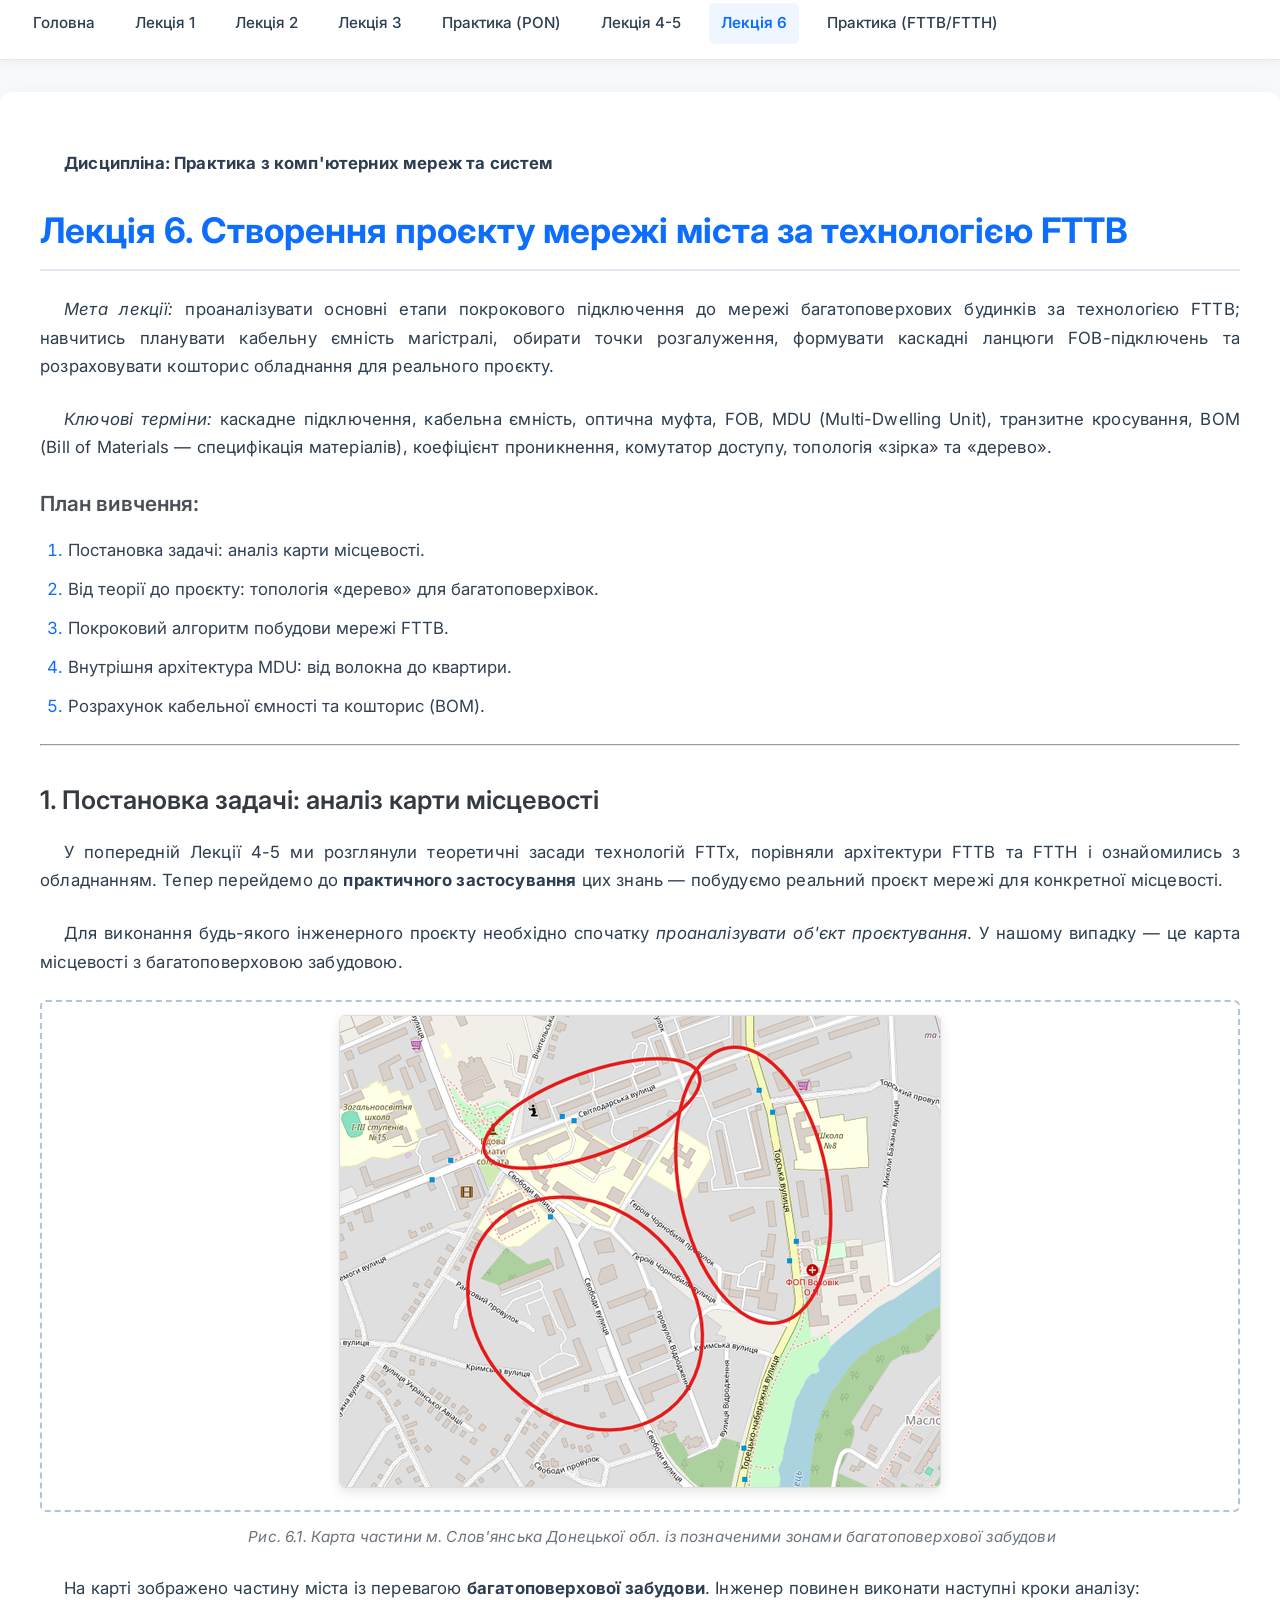
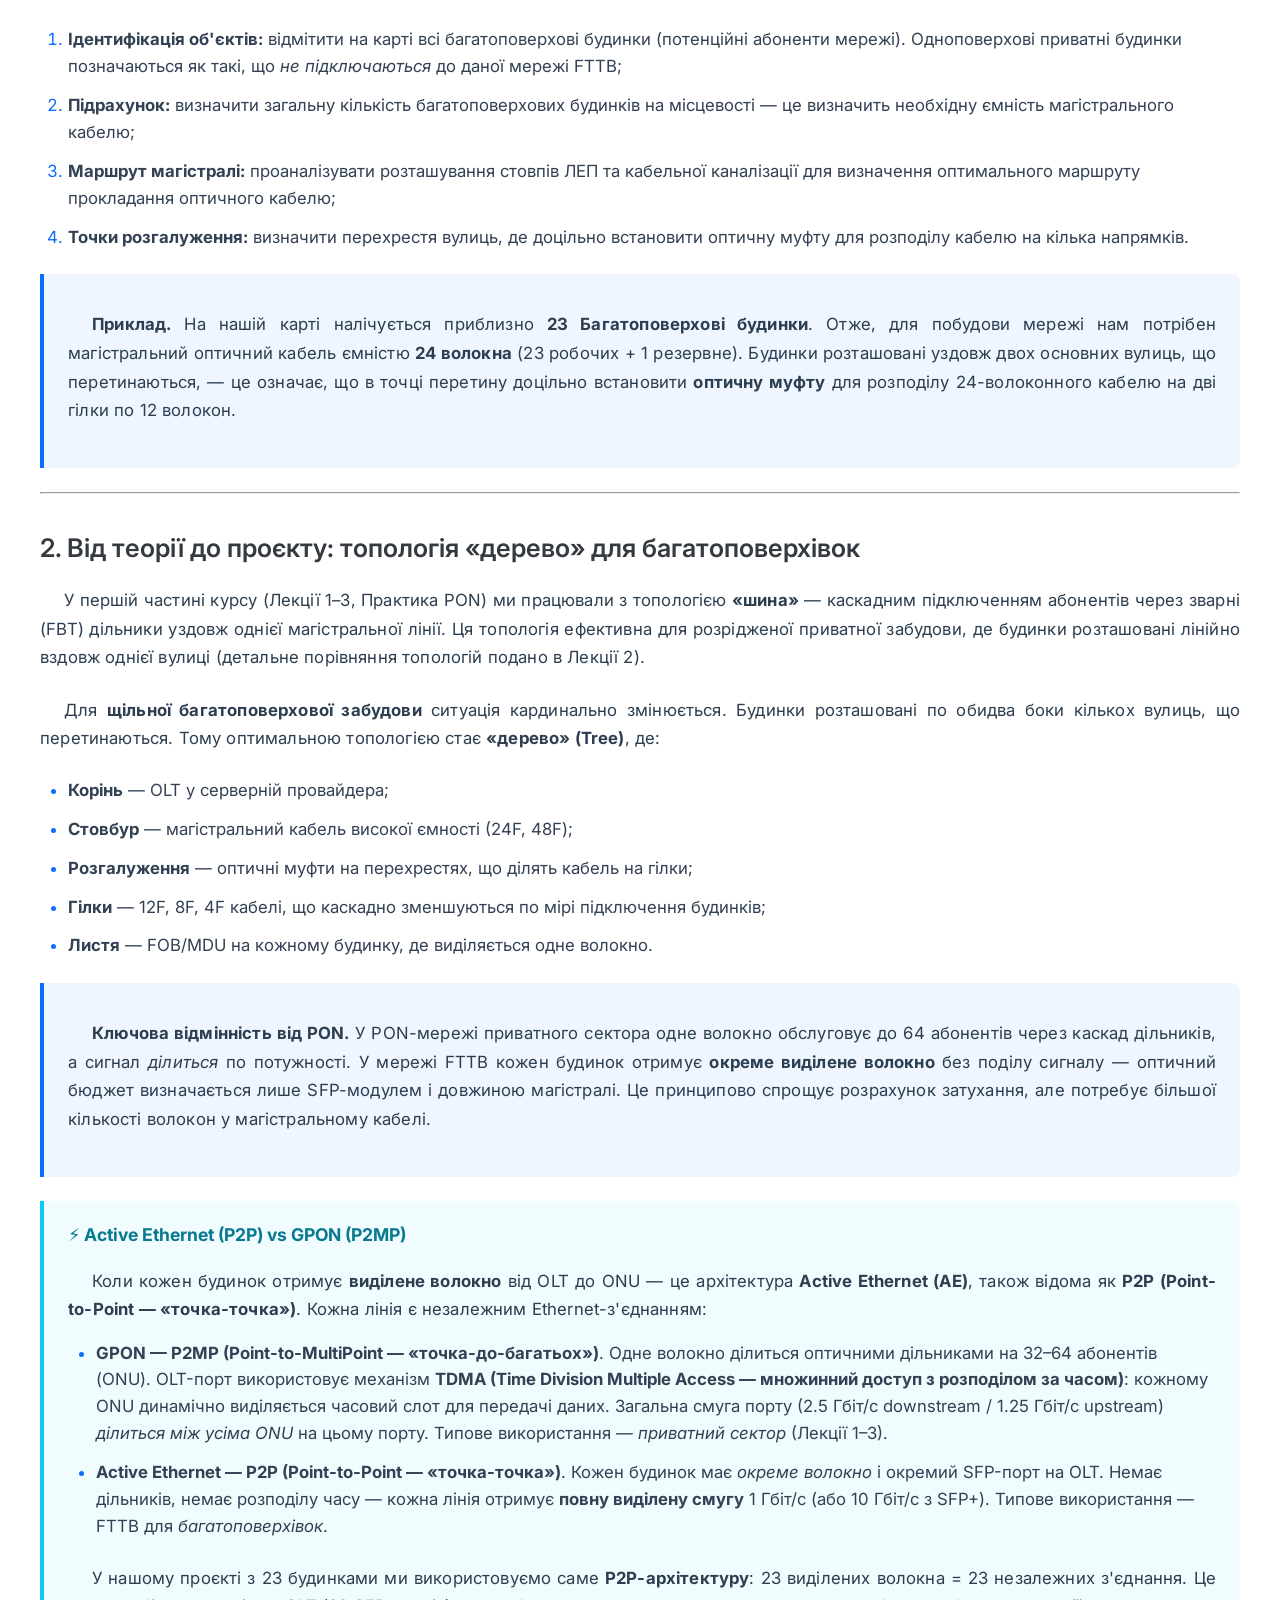
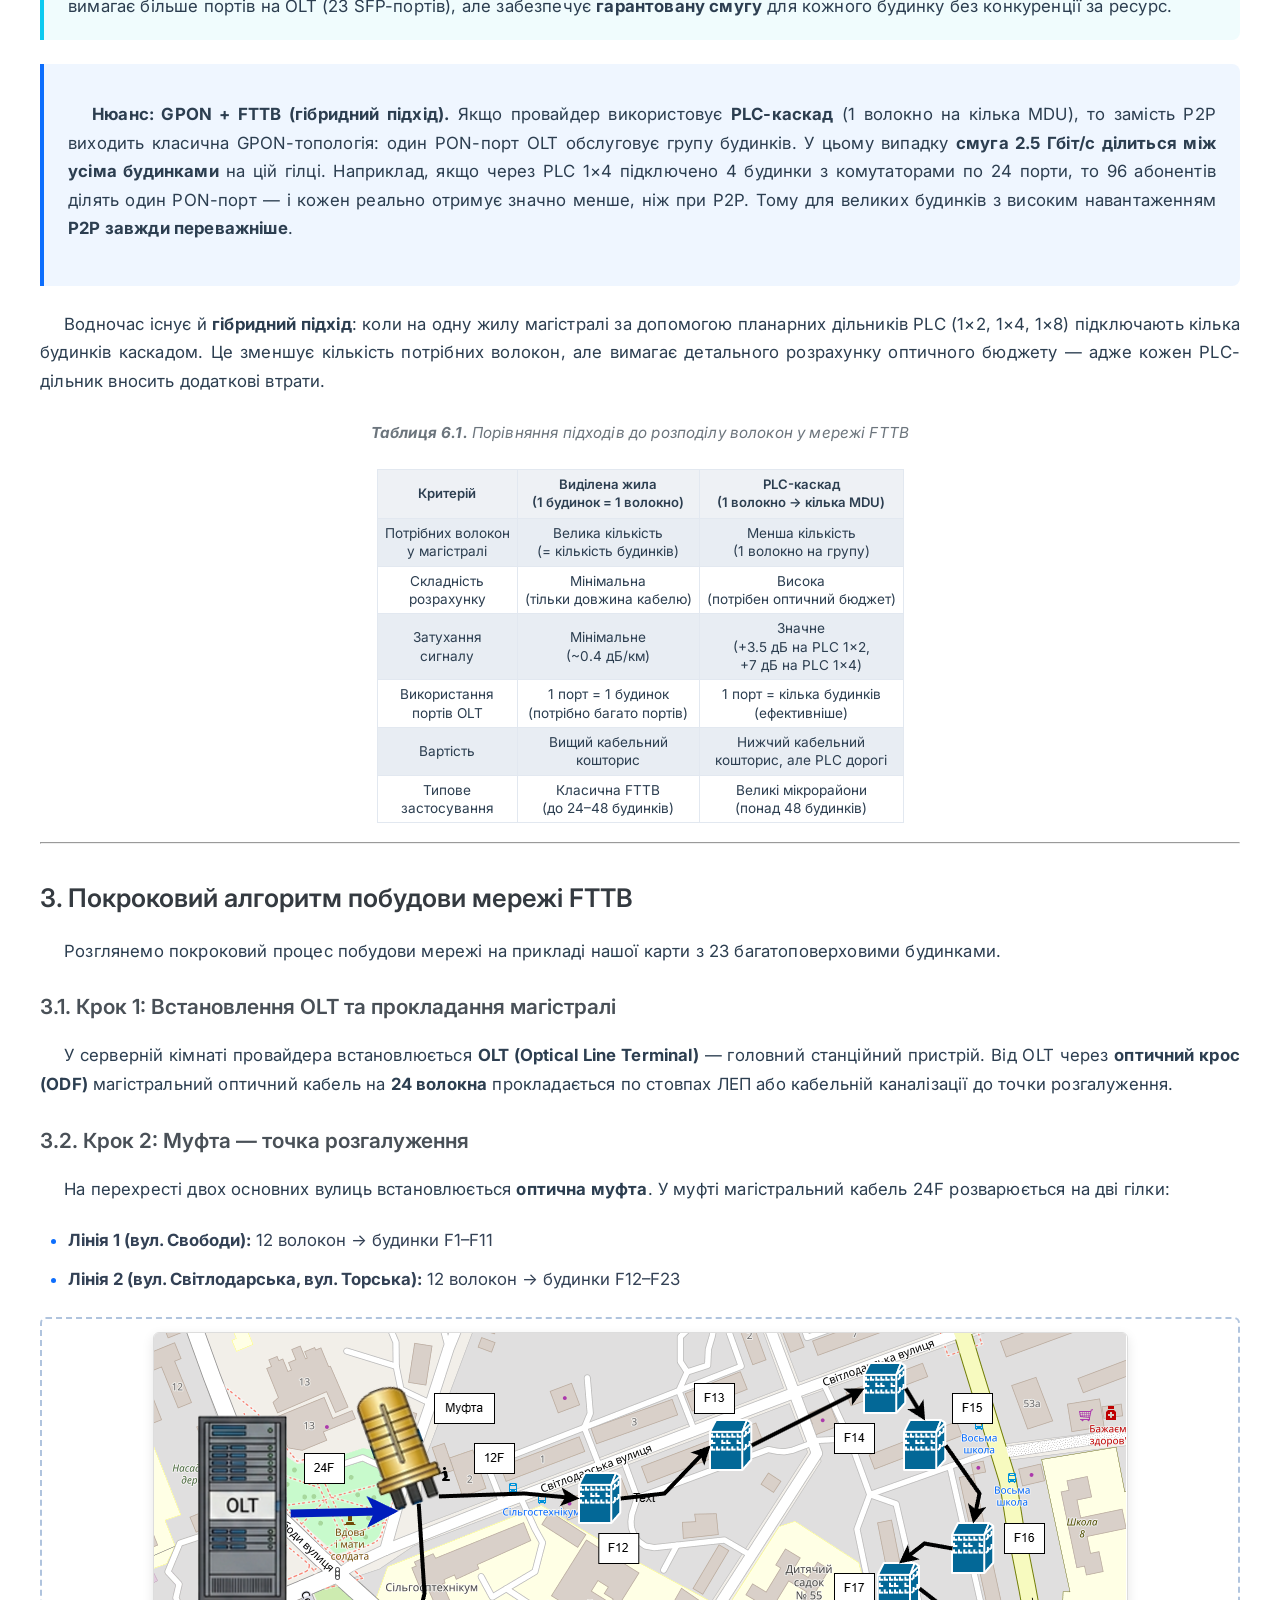
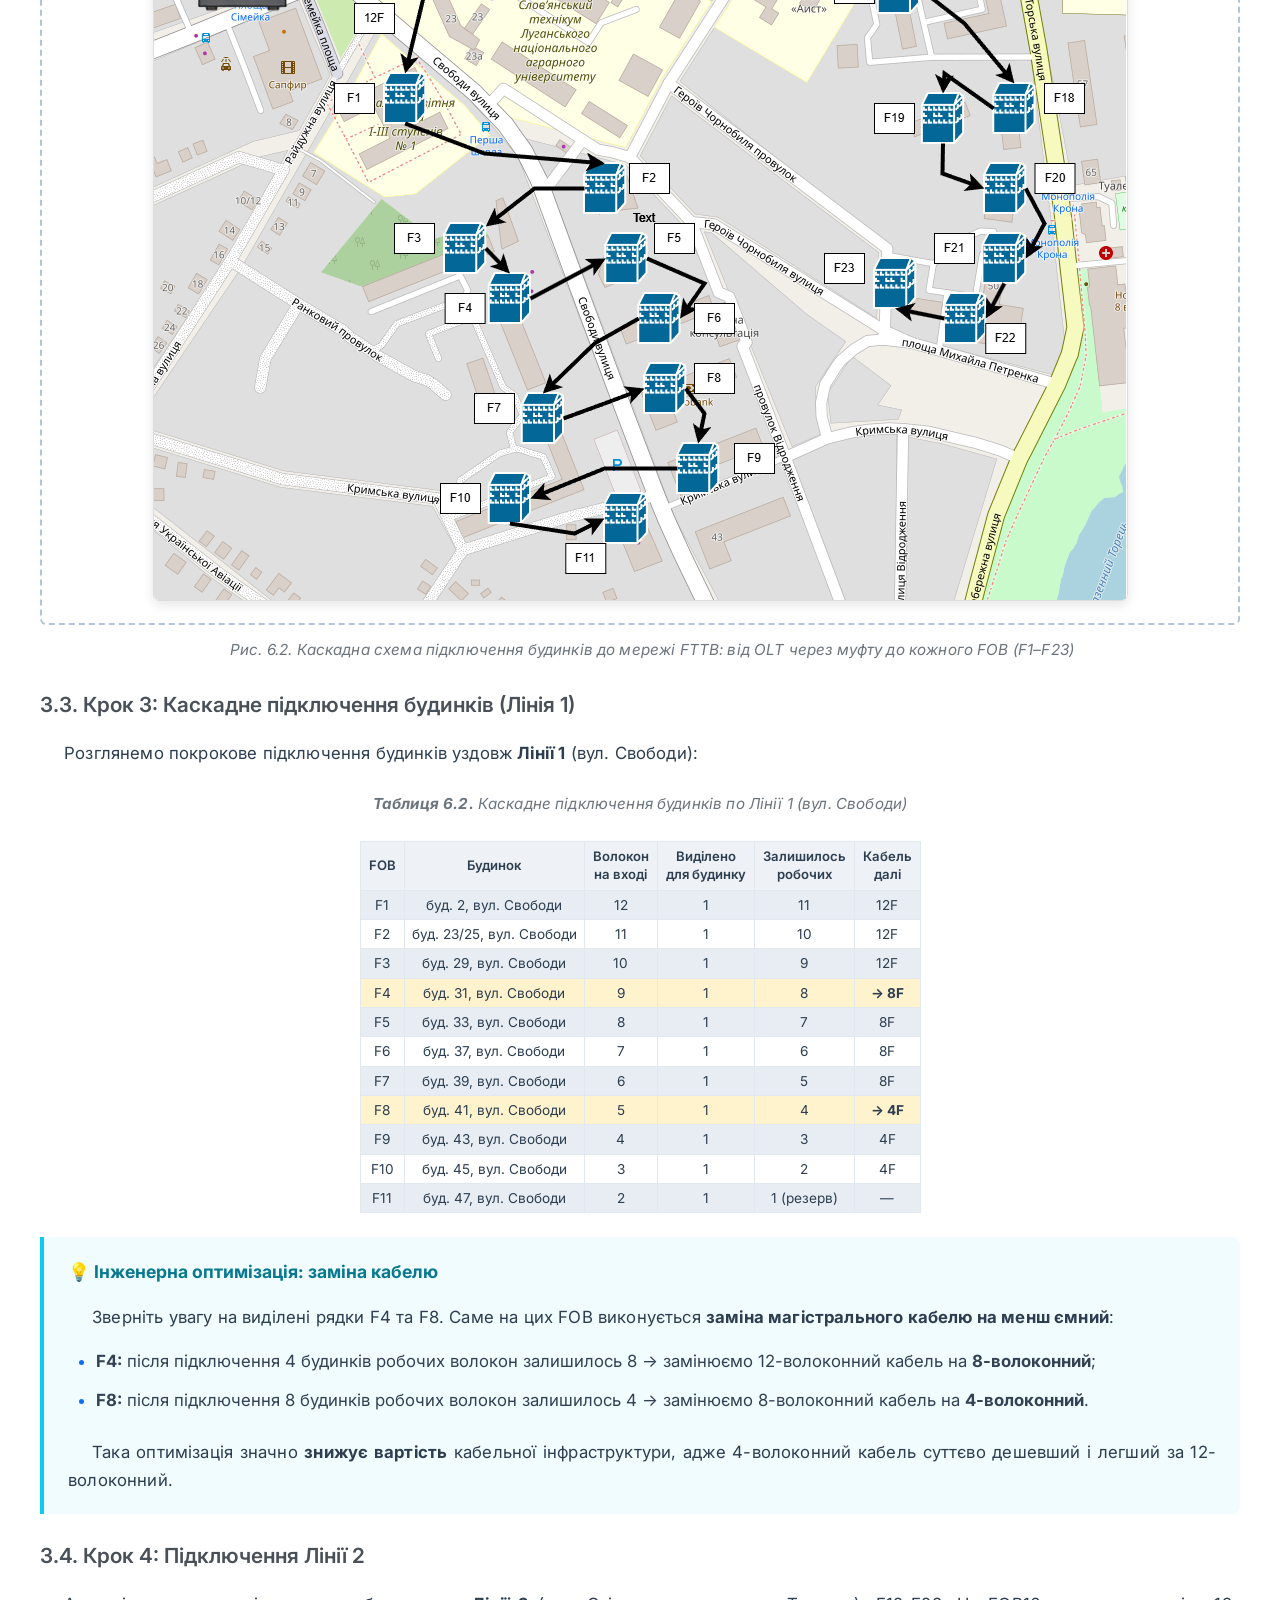
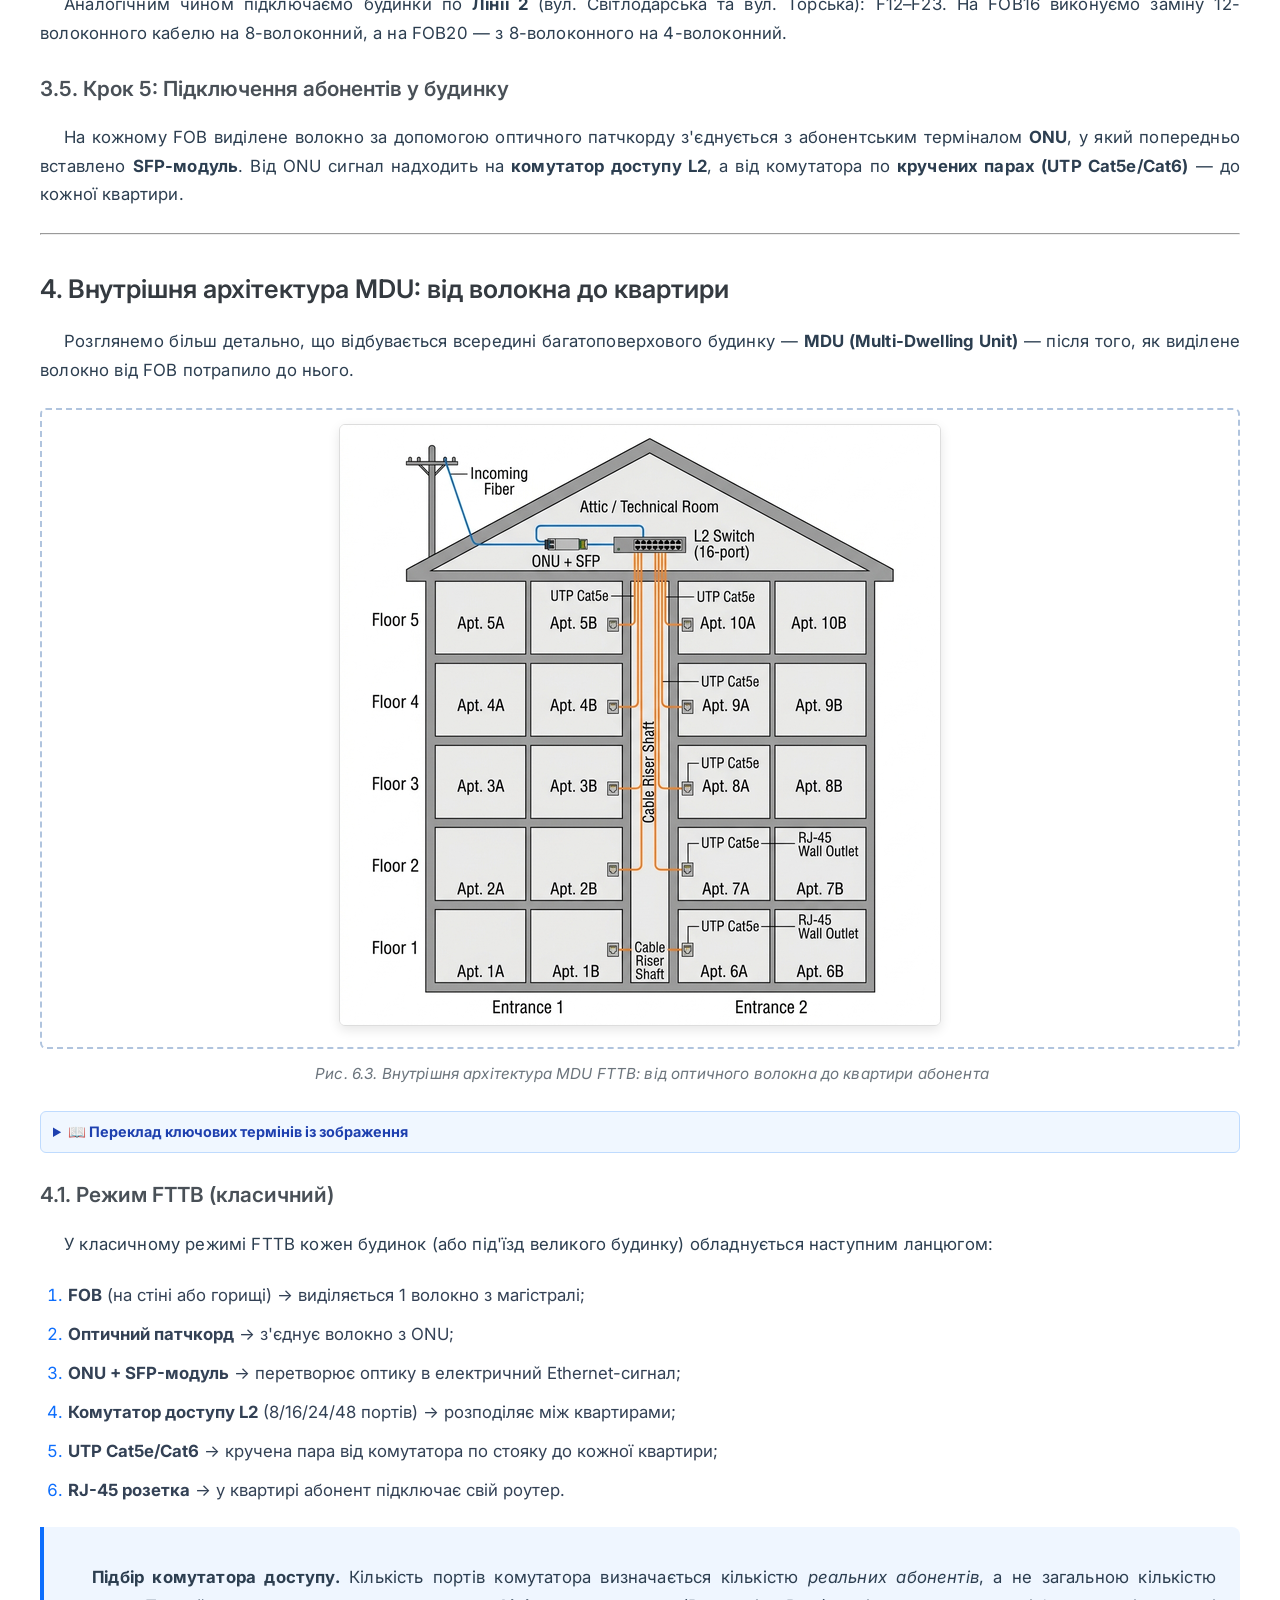
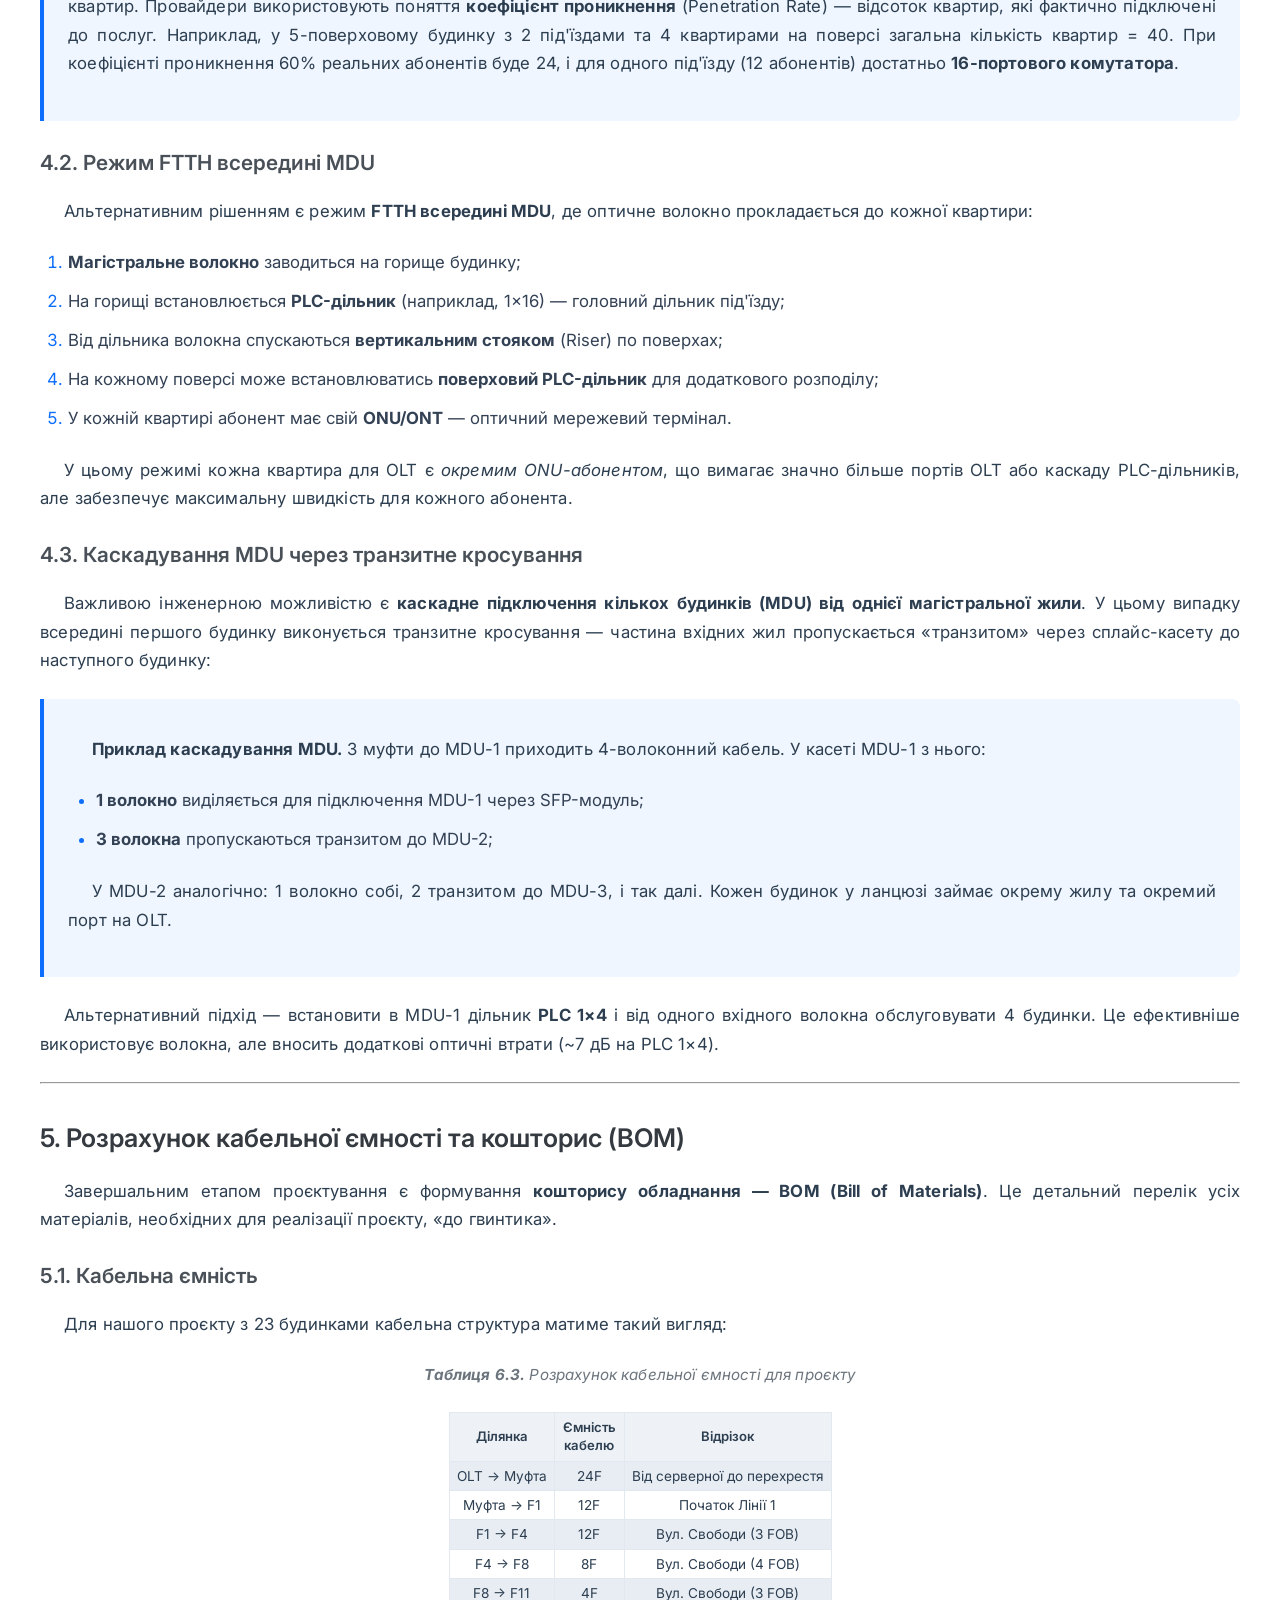
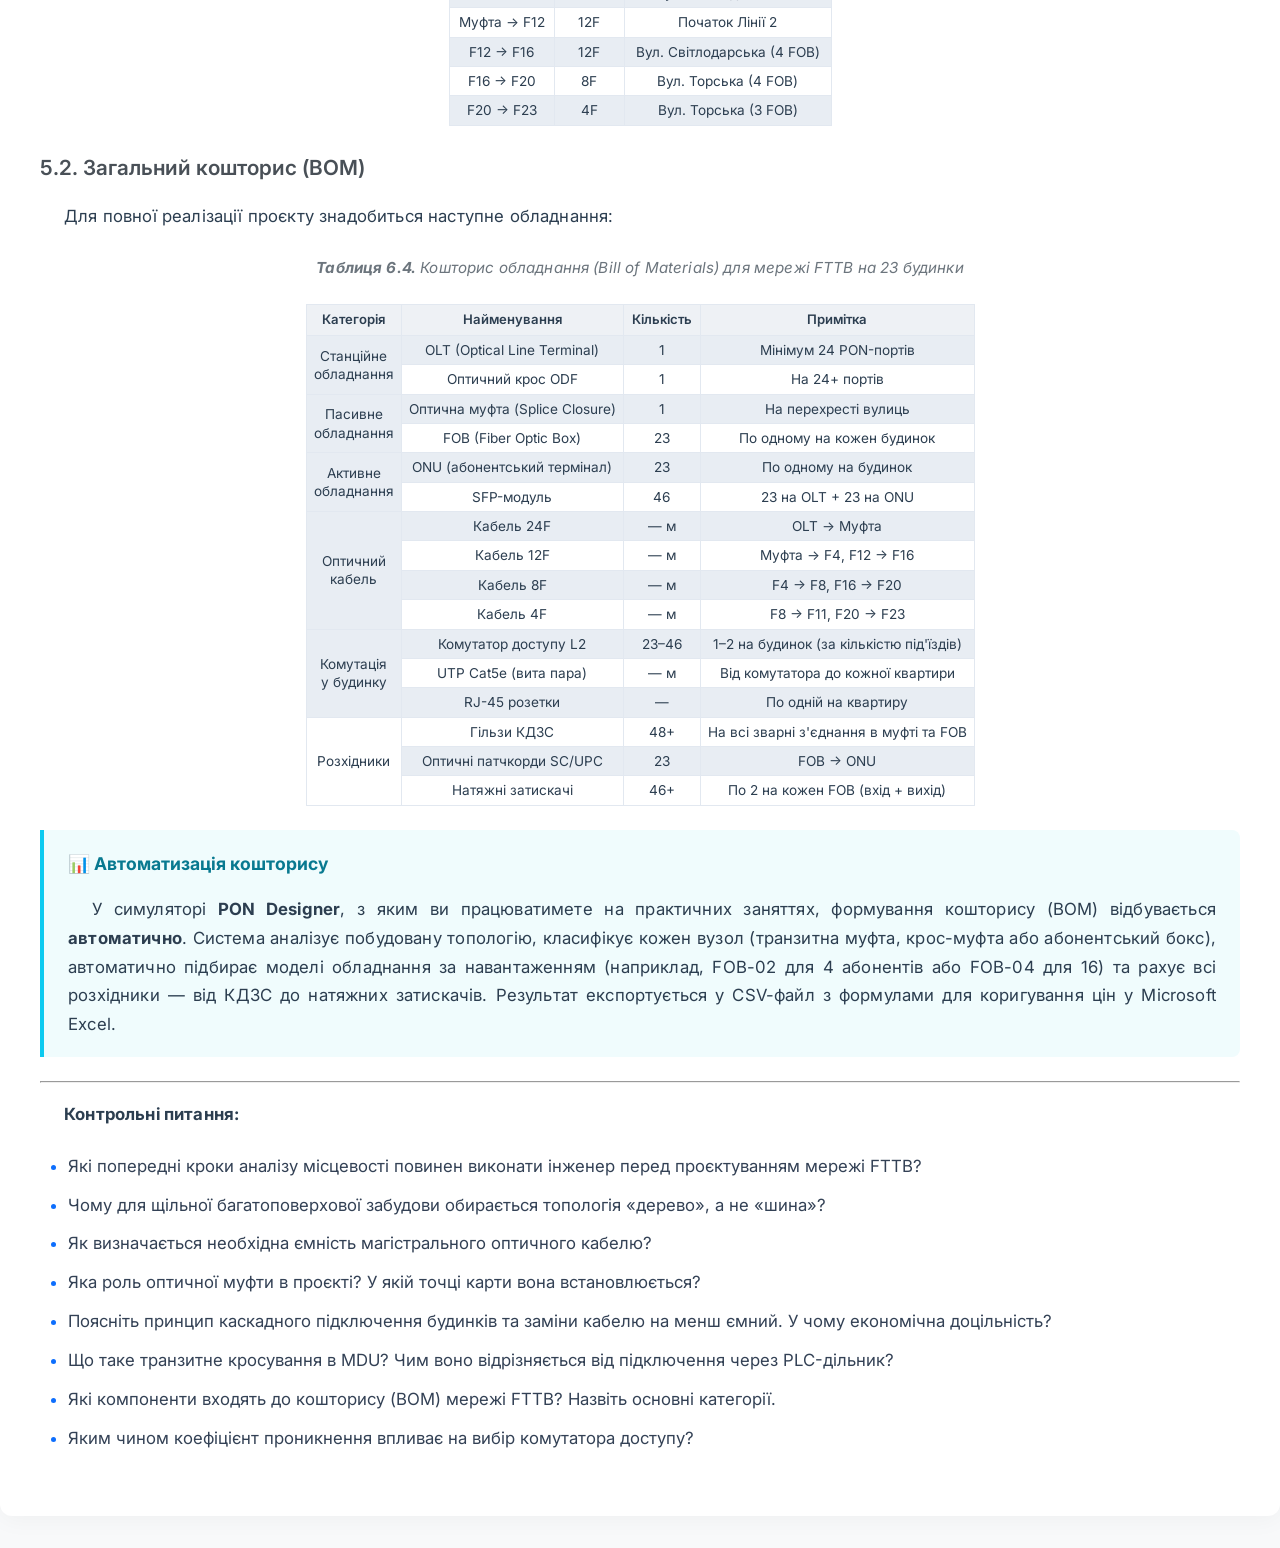
<file: Lection6.html>
<!DOCTYPE html>
<html lang="uk">
<head>
  <meta charset="UTF-8">
  <meta name="viewport" content="width=device-width, initial-scale=1.0">
  <title>Лекція 6. Створення проєкту мережі міста за технологією FTTB</title>
  <link rel="stylesheet" href="style.css">
</head>
<body>

    <!-- Global Navigation Bar -->
    <nav class="global-navbar">
        <ul class="global-nav-container">
            <li class="global-nav-item"><a href="index.html" class="global-nav-link"><i class="fa-solid fa-home" style="margin-right:5px"></i>Головна</a></li>
            <li class="global-nav-item"><a href="Lection1.html" class="global-nav-link">Лекція 1</a></li>
            <li class="global-nav-item"><a href="Lection2.html" class="global-nav-link">Лекція 2</a></li>
            <li class="global-nav-item"><a href="Lection3.html" class="global-nav-link">Лекція 3</a></li>
            <li class="global-nav-item"><a href="Practice1.html" class="global-nav-link">Практика (PON)</a></li>
            <li class="global-nav-item"><a href="Lection4-5.html" class="global-nav-link">Лекція 4-5</a></li>
            <li class="global-nav-item"><a href="Lection6.html" class="global-nav-link active">Лекція 6</a></li>
            <li class="global-nav-item"><a href="Practice2.html" class="global-nav-link">Практика (FTTB/FTTH)</a></li>
        </ul>
    </nav>

<main class="container">

<p class="center"><strong>Дисципліна: Практика з комп'ютерних мереж та систем</strong></p>

<h1>Лекція 6. Створення проєкту мережі міста за технологією FTTB</h1>

<p class="center"><em>Мета лекції:</em> проаналізувати основні етапи покрокового підключення до мережі багатоповерхових будинків за технологією FTTB; навчитись планувати кабельну ємність магістралі, обирати точки розгалуження, формувати каскадні ланцюги FOB-підключень та розраховувати кошторис обладнання для реального проєкту.</p>

<p class="center"><em>Ключові терміни:</em> каскадне підключення, кабельна ємність, оптична муфта, FOB, MDU (Multi-Dwelling Unit), транзитне кросування, BOM (Bill of Materials — специфікація матеріалів), коефіцієнт проникнення, комутатор доступу, топологія «зірка» та «дерево».</p>

<h3 class="center">План вивчення:</h3>
<ol>
  <li>Постановка задачі: аналіз карти місцевості.</li>
  <li>Від теорії до проєкту: топологія «дерево» для багатоповерхівок.</li>
  <li>Покроковий алгоритм побудови мережі FTTB.</li>
  <li>Внутрішня архітектура MDU: від волокна до квартири.</li>
  <li>Розрахунок кабельної ємності та кошторис (BOM).</li>
</ol>

<hr>

<h2>1. Постановка задачі: аналіз карти місцевості</h2>

<p>У попередній Лекції 4-5 ми розглянули теоретичні засади технологій FTTx, порівняли архітектури FTTB та FTTH і ознайомились з обладнанням. Тепер перейдемо до <strong>практичного застосування</strong> цих знань — побудуємо реальний проєкт мережі для конкретної місцевості.</p>

<p>Для виконання будь-якого інженерного проєкту необхідно спочатку <em>проаналізувати об'єкт проєктування</em>. У нашому випадку — це карта місцевості з багатоповерховою забудовою.</p>

<div style="text-align:center; margin: 15pt 0;">
  <div style="border: 1.5pt dashed #B0C4DE; padding: 10pt; border-radius: 6px; margin-bottom: 8pt;">
    <img src="assets/lection6/fig_6_1_city_map.png" alt="Рис. 6.1. Карта місцевості для проєктування мережі FTTB" style="max-width: 100%; border: 1px solid #ddd; border-radius: 6px; box-shadow: 0 4px 12px rgba(0,0,0,0.1);">
  </div>
  <p class="image-caption">Рис. 6.1. Карта частини м. Слов'янська Донецької обл. із позначеними зонами багатоповерхової забудови</p>
</div>

<p>На карті зображено частину міста із перевагою <strong>багатоповерхової забудови</strong>. Інженер повинен виконати наступні кроки аналізу:</p>

<ol>
  <li><strong>Ідентифікація об'єктів:</strong> відмітити на карті всі багатоповерхові будинки (потенційні абоненти мережі). Одноповерхові приватні будинки позначаються як такі, що <em>не підключаються</em> до даної мережі FTTB;</li>
  <li><strong>Підрахунок:</strong> визначити загальну кількість багатоповерхових будинків на місцевості — це визначить необхідну ємність магістрального кабелю;</li>
  <li><strong>Маршрут магістралі:</strong> проаналізувати розташування стовпів ЛЕП та кабельної каналізації для визначення оптимального маршруту прокладання оптичного кабелю;</li>
  <li><strong>Точки розгалуження:</strong> визначити перехрестя вулиць, де доцільно встановити оптичну муфту для розподілу кабелю на кілька напрямків.</li>
</ol>

<div class="definition-block">
  <p><strong>Приклад.</strong> На нашій карті налічується приблизно <strong>23 Багатоповерхові будинки</strong>. Отже, для побудови мережі нам потрібен магістральний оптичний кабель ємністю <strong>24 волокна</strong> (23 робочих + 1 резервне). Будинки розташовані уздовж двох основних вулиць, що перетинаються, — це означає, що в точці перетину доцільно встановити <strong>оптичну муфту</strong> для розподілу 24-волоконного кабелю на дві гілки по 12 волокон.</p>
</div>

<hr>

<h2>2. Від теорії до проєкту: топологія «дерево» для багатоповерхівок</h2>

<p>У першій частині курсу (Лекції 1–3, Практика PON) ми працювали з топологією <strong>«шина»</strong> — каскадним підключенням абонентів через зварні (FBT) дільники уздовж однієї магістральної лінії. Ця топологія ефективна для розрідженої приватної забудови, де будинки розташовані лінійно вздовж однієї вулиці (детальне порівняння топологій подано в Лекції 2).</p>

<p>Для <strong>щільної багатоповерхової забудови</strong> ситуація кардинально змінюється. Будинки розташовані по обидва боки кількох вулиць, що перетинаються. Тому оптимальною топологією стає <strong>«дерево» (Tree)</strong>, де:</p>

<ul>
  <li><strong>Корінь</strong> — OLT у серверній провайдера;</li>
  <li><strong>Стовбур</strong> — магістральний кабель високої ємності (24F, 48F);</li>
  <li><strong>Розгалуження</strong> — оптичні муфти на перехрестях, що ділять кабель на гілки;</li>
  <li><strong>Гілки</strong> — 12F, 8F, 4F кабелі, що каскадно зменшуються по мірі підключення будинків;</li>
  <li><strong>Листя</strong> — FOB/MDU на кожному будинку, де виділяється одне волокно.</li>
</ul>

<div class="note">
  <p><strong>Ключова відмінність від PON.</strong> У PON-мережі приватного сектора одне волокно обслуговує до 64 абонентів через каскад дільників, а сигнал <em>ділиться</em> по потужності. У мережі FTTB кожен будинок отримує <strong>окреме виділене волокно</strong> без поділу сигналу — оптичний бюджет визначається лише SFP-модулем і довжиною магістралі. Це принципово спрощує розрахунок затухання, але потребує більшої кількості волокон у магістральному кабелі.</p>
</div>

<div class="modern-alert Info">
  <h4>⚡ Active Ethernet (P2P) vs GPON (P2MP)</h4>
  <p>Коли кожен будинок отримує <strong>виділене волокно</strong> від OLT до ONU — це архітектура <strong>Active Ethernet (AE)</strong>, також відома як <strong>P2P (Point-to-Point — «точка-точка»)</strong>. Кожна лінія є незалежним Ethernet-з'єднанням:</p>
  <ul>
    <li><strong>GPON — P2MP (Point-to-MultiPoint — «точка-до-багатьох»)</strong>. Одне волокно ділиться оптичними дільниками на 32–64 абонентів (ONU). OLT-порт використовує механізм <strong>TDMA (Time Division Multiple Access — множинний доступ з розподілом за часом)</strong>: кожному ONU динамічно виділяється часовий слот для передачі даних. Загальна смуга порту (2.5 Гбіт/с downstream / 1.25 Гбіт/с upstream) <em>ділиться між усіма ONU</em> на цьому порту. Типове використання — <em>приватний сектор</em> (Лекції 1–3).</li>
    <li><strong>Active Ethernet — P2P (Point-to-Point — «точка-точка»)</strong>. Кожен будинок має <em>окреме волокно</em> і окремий SFP-порт на OLT. Немає дільників, немає розподілу часу — кожна лінія отримує <strong>повну виділену смугу</strong> 1 Гбіт/с (або 10 Гбіт/с з SFP+). Типове використання — FTTB для <em>багатоповерхівок</em>.</li>
  </ul>
  <p>У нашому проєкті з 23 будинками ми використовуємо саме <strong>P2P-архітектуру</strong>: 23 виділених волокна = 23 незалежних з'єднання. Це вимагає більше портів на OLT (23 SFP-портів), але забезпечує <strong>гарантовану смугу</strong> для кожного будинку без конкуренції за ресурс.</p>
</div>

<div class="note">
  <p><strong>Нюанс: GPON + FTTB (гібридний підхід).</strong> Якщо провайдер використовує <strong>PLC-каскад</strong> (1 волокно на кілька MDU), то замість P2P виходить класична GPON-топологія: один PON-порт OLT обслуговує групу будинків. У цьому випадку <strong>смуга 2.5 Гбіт/с ділиться між усіма будинками</strong> на цій гілці. Наприклад, якщо через PLC 1×4 підключено 4 будинки з комутаторами по 24 порти, то 96 абонентів ділять один PON-порт — і кожен реально отримує значно менше, ніж при P2P. Тому для великих будинків з високим навантаженням <strong>P2P завжди переважніше</strong>.</p>
</div>

<p>Водночас існує й <strong>гібридний підхід</strong>: коли на одну жилу магістралі за допомогою планарних дільників PLC (1×2, 1×4, 1×8) підключають кілька будинків каскадом. Це зменшує кількість потрібних волокон, але вимагає детального розрахунку оптичного бюджету — адже кожен PLC-дільник вносить додаткові втрати.</p>

<p class="table-caption"><strong>Таблиця 6.1.</strong> Порівняння підходів до розподілу волокон у мережі FTTB</p>
<div class="table-responsive table-medium">
<table class="sim-table">
  <tr>
    <th>Критерій</th>
    <th>Виділена жила<br>(1 будинок = 1 волокно)</th>
    <th>PLC-каскад<br>(1 волокно → кілька MDU)</th>
  </tr>
  <tr>
    <td>Потрібних волокон<br>у магістралі</td>
    <td>Велика кількість<br>(= кількість будинків)</td>
    <td>Менша кількість<br>(1 волокно на групу)</td>
  </tr>
  <tr>
    <td>Складність<br>розрахунку</td>
    <td>Мінімальна<br>(тільки довжина кабелю)</td>
    <td>Висока<br>(потрібен оптичний бюджет)</td>
  </tr>
  <tr>
    <td>Затухання<br>сигналу</td>
    <td>Мінімальне<br>(~0.4 дБ/км)</td>
    <td>Значне<br>(+3.5 дБ на PLC 1×2,<br>+7 дБ на PLC 1×4)</td>
  </tr>
  <tr>
    <td>Використання<br>портів OLT</td>
    <td>1 порт = 1 будинок<br>(потрібно багато портів)</td>
    <td>1 порт = кілька будинків<br>(ефективніше)</td>
  </tr>
  <tr>
    <td>Вартість</td>
    <td>Вищий кабельний<br>кошторис</td>
    <td>Нижчий кабельний<br>кошторис, але PLC дорогі</td>
  </tr>
  <tr>
    <td>Типове<br>застосування</td>
    <td>Класична FTTB<br>(до 24–48 будинків)</td>
    <td>Великі мікрорайони<br>(понад 48 будинків)</td>
  </tr>
</table>
</div>

<hr>

<h2>3. Покроковий алгоритм побудови мережі FTTB</h2>

<p>Розглянемо покроковий процес побудови мережі на прикладі нашої карти з 23 багатоповерховими будинками.</p>

<h3>3.1. Крок 1: Встановлення OLT та прокладання магістралі</h3>

<p>У серверній кімнаті провайдера встановлюється <strong>OLT (Optical Line Terminal)</strong> — головний станційний пристрій. Від OLT через <strong>оптичний крос (ODF)</strong> магістральний оптичний кабель на <strong>24 волокна</strong> прокладається по стовпах ЛЕП або кабельній каналізації до точки розгалуження.</p>

<h3>3.2. Крок 2: Муфта — точка розгалуження</h3>

<p>На перехресті двох основних вулиць встановлюється <strong>оптична муфта</strong>. У муфті магістральний кабель 24F розварюється на дві гілки:</p>

<ul>
  <li><strong>Лінія 1 (вул. Свободи):</strong> 12 волокон → будинки F1–F11</li>
  <li><strong>Лінія 2 (вул. Світлодарська, вул. Торська):</strong> 12 волокон → будинки F12–F23</li>
</ul>

<div style="text-align:center; margin: 15pt 0;">
  <div style="border: 1.5pt dashed #B0C4DE; padding: 10pt; border-radius: 6px; margin-bottom: 8pt;">
    <img src="assets/lection6/fig_6_2_fttb_cascading.png" alt="Рис. 6.2. Каскадна схема підключення будинків FTTB" style="max-width: 100%; border: 1px solid #ddd; border-radius: 6px; box-shadow: 0 4px 12px rgba(0,0,0,0.1);">
  </div>
  <p class="image-caption">Рис. 6.2. Каскадна схема підключення будинків до мережі FTTB: від OLT через муфту до кожного FOB (F1–F23)</p>
</div>

<h3>3.3. Крок 3: Каскадне підключення будинків (Лінія 1)</h3>

<p>Розглянемо покрокове підключення будинків уздовж <strong>Лінії 1</strong> (вул. Свободи):</p>

<p class="table-caption"><strong>Таблиця 6.2.</strong> Каскадне підключення будинків по Лінії 1 (вул. Свободи)</p>
<div class="table-responsive table-medium">
<table class="sim-table">
  <tr>
    <th>FOB</th>
    <th>Будинок</th>
    <th>Волокон<br>на вході</th>
    <th>Виділено<br>для будинку</th>
    <th>Залишилось<br>робочих</th>
    <th>Кабель<br>далі</th>
  </tr>
  <tr><td>F1</td><td>буд. 2, вул. Свободи</td><td>12</td><td>1</td><td>11</td><td>12F</td></tr>
  <tr><td>F2</td><td>буд. 23/25, вул. Свободи</td><td>11</td><td>1</td><td>10</td><td>12F</td></tr>
  <tr><td>F3</td><td>буд. 29, вул. Свободи</td><td>10</td><td>1</td><td>9</td><td>12F</td></tr>
  <tr style="background: #fff3cd;"><td>F4</td><td>буд. 31, вул. Свободи</td><td>9</td><td>1</td><td>8</td><td><strong>→ 8F</strong></td></tr>
  <tr><td>F5</td><td>буд. 33, вул. Свободи</td><td>8</td><td>1</td><td>7</td><td>8F</td></tr>
  <tr><td>F6</td><td>буд. 37, вул. Свободи</td><td>7</td><td>1</td><td>6</td><td>8F</td></tr>
  <tr><td>F7</td><td>буд. 39, вул. Свободи</td><td>6</td><td>1</td><td>5</td><td>8F</td></tr>
  <tr style="background: #fff3cd;"><td>F8</td><td>буд. 41, вул. Свободи</td><td>5</td><td>1</td><td>4</td><td><strong>→ 4F</strong></td></tr>
  <tr><td>F9</td><td>буд. 43, вул. Свободи</td><td>4</td><td>1</td><td>3</td><td>4F</td></tr>
  <tr><td>F10</td><td>буд. 45, вул. Свободи</td><td>3</td><td>1</td><td>2</td><td>4F</td></tr>
  <tr><td>F11</td><td>буд. 47, вул. Свободи</td><td>2</td><td>1</td><td>1 (резерв)</td><td>—</td></tr>
</table>
</div>

<div class="modern-alert Info">
  <h4>💡 Інженерна оптимізація: заміна кабелю</h4>
  <p>Зверніть увагу на виділені рядки F4 та F8. Саме на цих FOB виконується <strong>заміна магістрального кабелю на менш ємний</strong>:</p>
  <ul>
    <li><strong>F4:</strong> після підключення 4 будинків робочих волокон залишилось 8 → замінюємо 12-волоконний кабель на <strong>8-волоконний</strong>;</li>
    <li><strong>F8:</strong> після підключення 8 будинків робочих волокон залишилось 4 → замінюємо 8-волоконний кабель на <strong>4-волоконний</strong>.</li>
  </ul>
  <p>Така оптимізація значно <strong>знижує вартість</strong> кабельної інфраструктури, адже 4-волоконний кабель суттєво дешевший і легший за 12-волоконний.</p>
</div>

<h3>3.4. Крок 4: Підключення Лінії 2</h3>

<p>Аналогічним чином підключаємо будинки по <strong>Лінії 2</strong> (вул. Світлодарська та вул. Торська): F12–F23. На FOB16 виконуємо заміну 12-волоконного кабелю на 8-волоконний, а на FOB20 — з 8-волоконного на 4-волоконний.</p>

<h3>3.5. Крок 5: Підключення абонентів у будинку</h3>

<p>На кожному FOB виділене волокно за допомогою оптичного патчкорду з'єднується з абонентським терміналом <strong>ONU</strong>, у який попередньо вставлено <strong>SFP-модуль</strong>. Від ONU сигнал надходить на <strong>комутатор доступу L2</strong>, а від комутатора по <strong>кручених парах (UTP Cat5e/Cat6)</strong> — до кожної квартири.</p>

<hr>

<h2>4. Внутрішня архітектура MDU: від волокна до квартири</h2>

<p>Розглянемо більш детально, що відбувається всередині багатоповерхового будинку — <strong>MDU (Multi-Dwelling Unit)</strong> — після того, як виділене волокно від FOB потрапило до нього.</p>

<div style="text-align:center; margin: 15pt 0;">
  <div style="border: 1.5pt dashed #B0C4DE; padding: 10pt; border-radius: 6px; margin-bottom: 8pt;">
    <img src="assets/lection6/fig_6_3_mdu_fttb_internal.png" alt="Рис. 6.3. Внутрішня архітектура MDU FTTB" style="max-width: 100%; border: 1px solid #ddd; border-radius: 6px; box-shadow: 0 4px 12px rgba(0,0,0,0.1);">
  </div>
  <p class="image-caption">Рис. 6.3. Внутрішня архітектура MDU FTTB: від оптичного волокна до квартири абонента</p>
  <details class="glossary-accordion">
    <summary>📖 Переклад ключових термінів із зображення</summary>
    <ul>
      <li><strong>Incoming Fiber</strong> — вхідне оптичне волокно</li>
      <li><strong>ONU + SFP</strong> — абонентський термінал з оптичним трансивером</li>
      <li><strong>L2 Access Switch</strong> — комутатор доступу рівня L2</li>
      <li><strong>UTP Cat5e/Cat6</strong> — неекранована вита пара (мідний кабель)</li>
      <li><strong>Riser Shaft</strong> — вертикальна шахта стояка</li>
      <li><strong>RJ-45 Wall Outlet</strong> — настінна мережева розетка RJ-45</li>
      <li><strong>Entrance</strong> — під'їзд</li>
      <li><strong>Floor</strong> — поверх</li>
      <li><strong>Apt.</strong> — квартира (Apartment)</li>
    </ul>
  </details>
</div>

<h3>4.1. Режим FTTB (класичний)</h3>

<p>У класичному режимі FTTB кожен будинок (або під'їзд великого будинку) обладнується наступним ланцюгом:</p>

<ol>
  <li><strong>FOB</strong> (на стіні або горищі) → виділяється 1 волокно з магістралі;</li>
  <li><strong>Оптичний патчкорд</strong> → з'єднує волокно з ONU;</li>
  <li><strong>ONU + SFP-модуль</strong> → перетворює оптику в електричний Ethernet-сигнал;</li>
  <li><strong>Комутатор доступу L2</strong> (8/16/24/48 портів) → розподіляє між квартирами;</li>
  <li><strong>UTP Cat5e/Cat6</strong> → кручена пара від комутатора по стояку до кожної квартири;</li>
  <li><strong>RJ-45 розетка</strong> → у квартирі абонент підключає свій роутер.</li>
</ol>

<div class="note">
  <p><strong>Підбір комутатора доступу.</strong> Кількість портів комутатора визначається кількістю <em>реальних абонентів</em>, а не загальною кількістю квартир. Провайдери використовують поняття <strong>коефіцієнт проникнення</strong> (Penetration Rate) — відсоток квартир, які фактично підключені до послуг. Наприклад, у 5-поверховому будинку з 2 під'їздами та 4 квартирами на поверсі загальна кількість квартир = 40. При коефіцієнті проникнення 60% реальних абонентів буде 24, і для одного під'їзду (12 абонентів) достатньо <strong>16-портового комутатора</strong>.</p>
</div>

<h3>4.2. Режим FTTH всередині MDU</h3>

<p>Альтернативним рішенням є режим <strong>FTTH всередині MDU</strong>, де оптичне волокно прокладається до кожної квартири:</p>

<ol>
  <li><strong>Магістральне волокно</strong> заводиться на горище будинку;</li>
  <li>На горищі встановлюється <strong>PLC-дільник</strong> (наприклад, 1×16) — головний дільник під'їзду;</li>
  <li>Від дільника волокна спускаються <strong>вертикальним стояком</strong> (Riser) по поверхах;</li>
  <li>На кожному поверсі може встановлюватись <strong>поверховий PLC-дільник</strong> для додаткового розподілу;</li>
  <li>У кожній квартирі абонент має свій <strong>ONU/ONT</strong> — оптичний мережевий термінал.</li>
</ol>

<p>У цьому режимі кожна квартира для OLT є <em>окремим ONU-абонентом</em>, що вимагає значно більше портів OLT або каскаду PLC-дільників, але забезпечує максимальну швидкість для кожного абонента.</p>

<h3>4.3. Каскадування MDU через транзитне кросування</h3>

<p>Важливою інженерною можливістю є <strong>каскадне підключення кількох будинків (MDU) від однієї магістральної жили</strong>. У цьому випадку всередині першого будинку виконується транзитне кросування — частина вхідних жил пропускається «транзитом» через сплайс-касету до наступного будинку:</p>

<div class="definition-block">
  <p><strong>Приклад каскадування MDU.</strong> З муфти до MDU-1 приходить 4-волоконний кабель. У касеті MDU-1 з нього:</p>
  <ul>
    <li><strong>1 волокно</strong> виділяється для підключення MDU-1 через SFP-модуль;</li>
    <li><strong>3 волокна</strong> пропускаються транзитом до MDU-2;</li>
  </ul>
  <p>У MDU-2 аналогічно: 1 волокно собі, 2 транзитом до MDU-3, і так далі. Кожен будинок у ланцюзі займає окрему жилу та окремий порт на OLT.</p>
</div>

<p>Альтернативний підхід — встановити в MDU-1 дільник <strong>PLC 1×4</strong> і від одного вхідного волокна обслуговувати 4 будинки. Це ефективніше використовує волокна, але вносить додаткові оптичні втрати (~7 дБ на PLC 1×4).</p>

<hr>

<h2>5. Розрахунок кабельної ємності та кошторис (BOM)</h2>

<p>Завершальним етапом проєктування є формування <strong>кошторису обладнання — BOM (Bill of Materials)</strong>. Це детальний перелік усіх матеріалів, необхідних для реалізації проєкту, «до гвинтика».</p>

<h3>5.1. Кабельна ємність</h3>

<p>Для нашого проєкту з 23 будинками кабельна структура матиме такий вигляд:</p>

<p class="table-caption"><strong>Таблиця 6.3.</strong> Розрахунок кабельної ємності для проєкту</p>
<div class="table-responsive table-medium">
<table class="sim-table">
  <tr>
    <th>Ділянка</th>
    <th>Ємність<br>кабелю</th>
    <th>Відрізок</th>
  </tr>
  <tr><td>OLT → Муфта</td><td>24F</td><td>Від серверної до перехрестя</td></tr>
  <tr><td>Муфта → F1</td><td>12F</td><td>Початок Лінії 1</td></tr>
  <tr><td>F1 → F4</td><td>12F</td><td>Вул. Свободи (3 FOB)</td></tr>
  <tr><td>F4 → F8</td><td>8F</td><td>Вул. Свободи (4 FOB)</td></tr>
  <tr><td>F8 → F11</td><td>4F</td><td>Вул. Свободи (3 FOB)</td></tr>
  <tr><td>Муфта → F12</td><td>12F</td><td>Початок Лінії 2</td></tr>
  <tr><td>F12 → F16</td><td>12F</td><td>Вул. Світлодарська (4 FOB)</td></tr>
  <tr><td>F16 → F20</td><td>8F</td><td>Вул. Торська (4 FOB)</td></tr>
  <tr><td>F20 → F23</td><td>4F</td><td>Вул. Торська (3 FOB)</td></tr>
</table>
</div>

<h3>5.2. Загальний кошторис (BOM)</h3>

<p>Для повної реалізації проєкту знадобиться наступне обладнання:</p>

<p class="table-caption"><strong>Таблиця 6.4.</strong> Кошторис обладнання (Bill of Materials) для мережі FTTB на 23 будинки</p>
<div class="table-responsive table-medium">
<table class="sim-table">
  <tr>
    <th>Категорія</th>
    <th>Найменування</th>
    <th>Кількість</th>
    <th>Примітка</th>
  </tr>
  <tr><td rowspan="2">Станційне<br>обладнання</td><td>OLT (Optical Line Terminal)</td><td>1</td><td>Мінімум 24 PON-портів</td></tr>
  <tr><td>Оптичний крос ODF</td><td>1</td><td>На 24+ портів</td></tr>

  <tr><td rowspan="2">Пасивне<br>обладнання</td><td>Оптична муфта (Splice Closure)</td><td>1</td><td>На перехресті вулиць</td></tr>
  <tr><td>FOB (Fiber Optic Box)</td><td>23</td><td>По одному на кожен будинок</td></tr>

  <tr><td rowspan="2">Активне<br>обладнання</td><td>ONU (абонентський термінал)</td><td>23</td><td>По одному на будинок</td></tr>
  <tr><td>SFP-модуль</td><td>46</td><td>23 на OLT + 23 на ONU</td></tr>

  <tr><td rowspan="4">Оптичний<br>кабель</td><td>Кабель 24F</td><td>— м</td><td>OLT → Муфта</td></tr>
  <tr><td>Кабель 12F</td><td>— м</td><td>Муфта → F4, F12 → F16</td></tr>
  <tr><td>Кабель 8F</td><td>— м</td><td>F4 → F8, F16 → F20</td></tr>
  <tr><td>Кабель 4F</td><td>— м</td><td>F8 → F11, F20 → F23</td></tr>

  <tr><td rowspan="3">Комутація<br>у будинку</td><td>Комутатор доступу L2</td><td>23–46</td><td>1–2 на будинок (за кількістю під'їздів)</td></tr>
  <tr><td>UTP Cat5e (вита пара)</td><td>— м</td><td>Від комутатора до кожної квартири</td></tr>
  <tr><td>RJ-45 розетки</td><td>—</td><td>По одній на квартиру</td></tr>

  <tr><td rowspan="3">Розхідники</td><td>Гільзи КДЗС</td><td>48+</td><td>На всі зварні з'єднання в муфті та FOB</td></tr>
  <tr><td>Оптичні патчкорди SC/UPC</td><td>23</td><td>FOB → ONU</td></tr>
  <tr><td>Натяжні затискачі</td><td>46+</td><td>По 2 на кожен FOB (вхід + вихід)</td></tr>
</table>
</div>

<div class="modern-alert Info">
  <h4>📊 Автоматизація кошторису</h4>
  <p>У симуляторі <strong>PON Designer</strong>, з яким ви працюватимете на практичних заняттях, формування кошторису (BOM) відбувається <strong>автоматично</strong>. Система аналізує побудовану топологію, класифікує кожен вузол (транзитна муфта, крос-муфта або абонентський бокс), автоматично підбирає моделі обладнання за навантаженням (наприклад, FOB-02 для 4 абонентів або FOB-04 для 16) та рахує всі розхідники — від КДЗС до натяжних затискачів. Результат експортується у CSV-файл з формулами для коригування цін у Microsoft Excel.</p>
</div>

<hr>

<p><strong>Контрольні питання:</strong></p>
<ul>
  <li>Які попередні кроки аналізу місцевості повинен виконати інженер перед проєктуванням мережі FTTB?</li>
  <li>Чому для щільної багатоповерхової забудови обирається топологія «дерево», а не «шина»?</li>
  <li>Як визначається необхідна ємність магістрального оптичного кабелю?</li>
  <li>Яка роль оптичної муфти в проєкті? У якій точці карти вона встановлюється?</li>
  <li>Поясніть принцип каскадного підключення будинків та заміни кабелю на менш ємний. У чому економічна доцільність?</li>
  <li>Що таке транзитне кросування в MDU? Чим воно відрізняється від підключення через PLC-дільник?</li>
  <li>Які компоненти входять до кошторису (BOM) мережі FTTB? Назвіть основні категорії.</li>
  <li>Яким чином коефіцієнт проникнення впливає на вибір комутатора доступу?</li>
</ul>

</main>

</body>
</html>
</file>
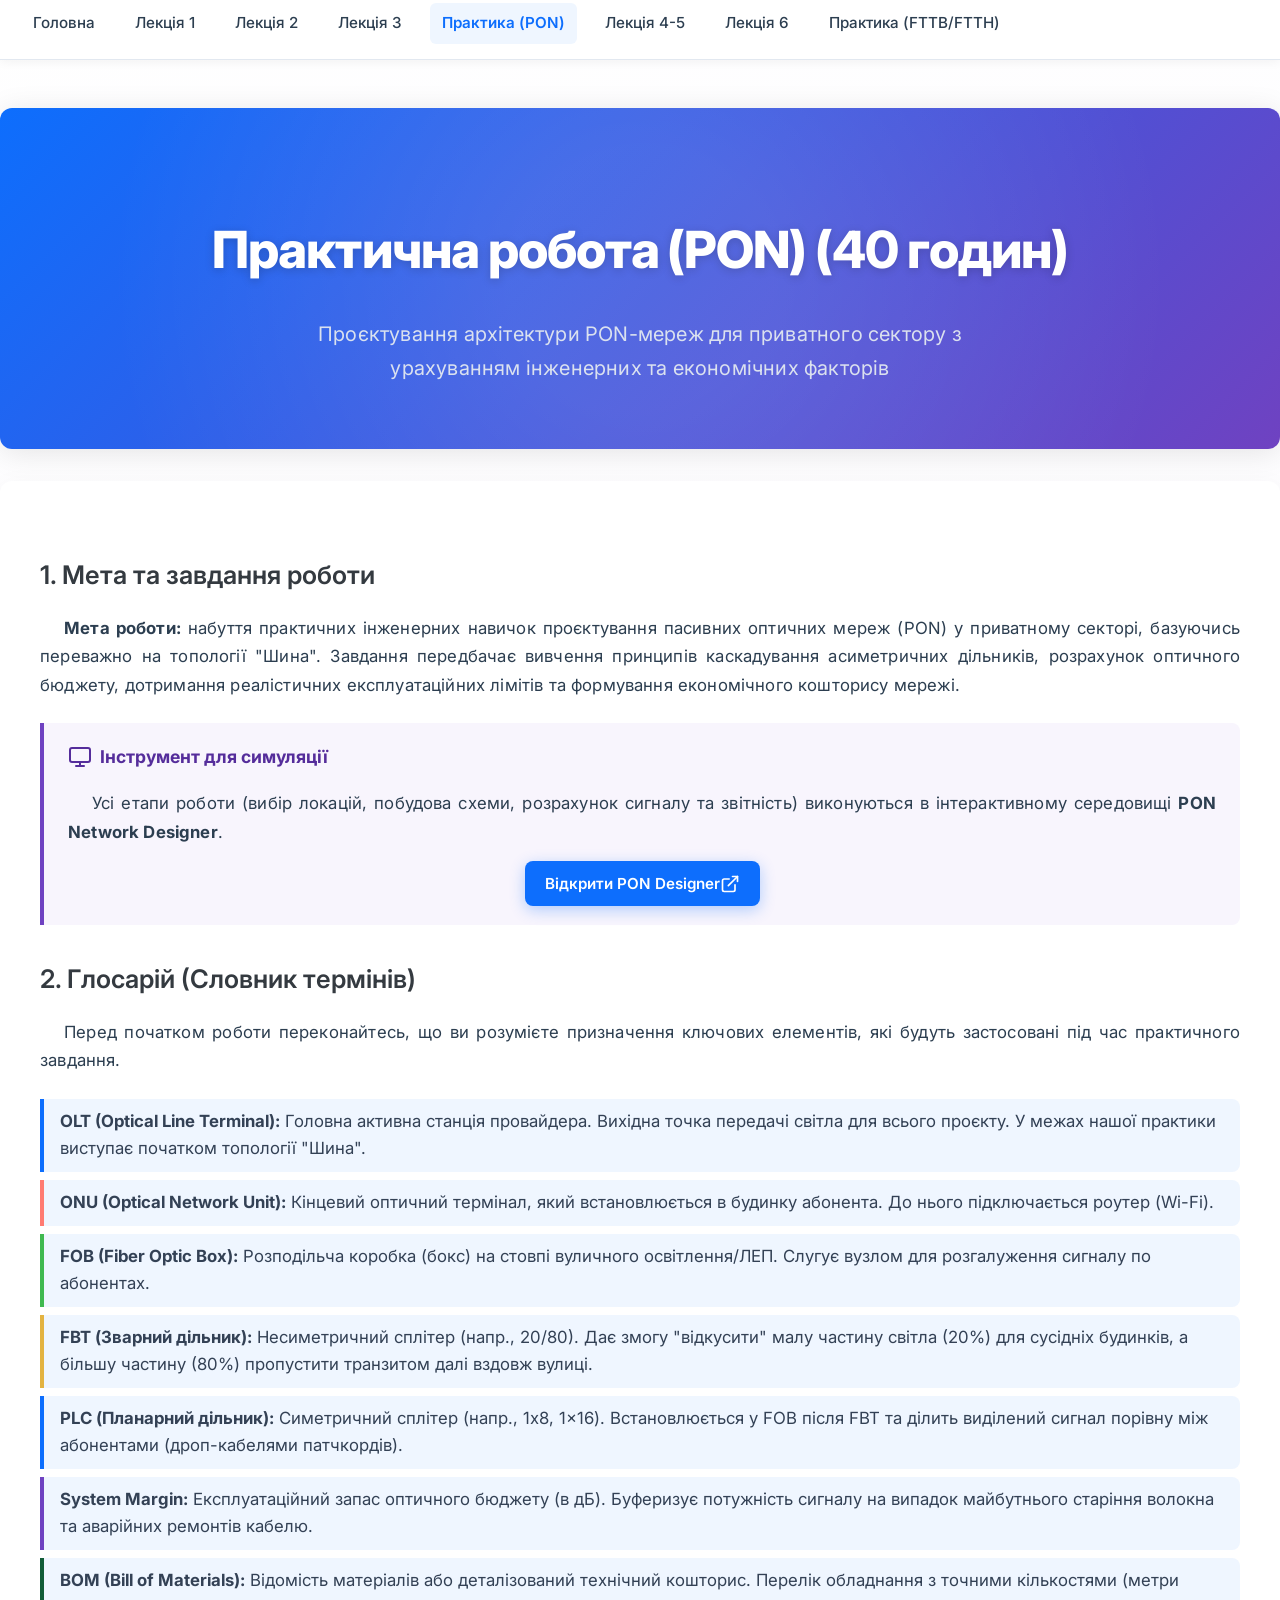
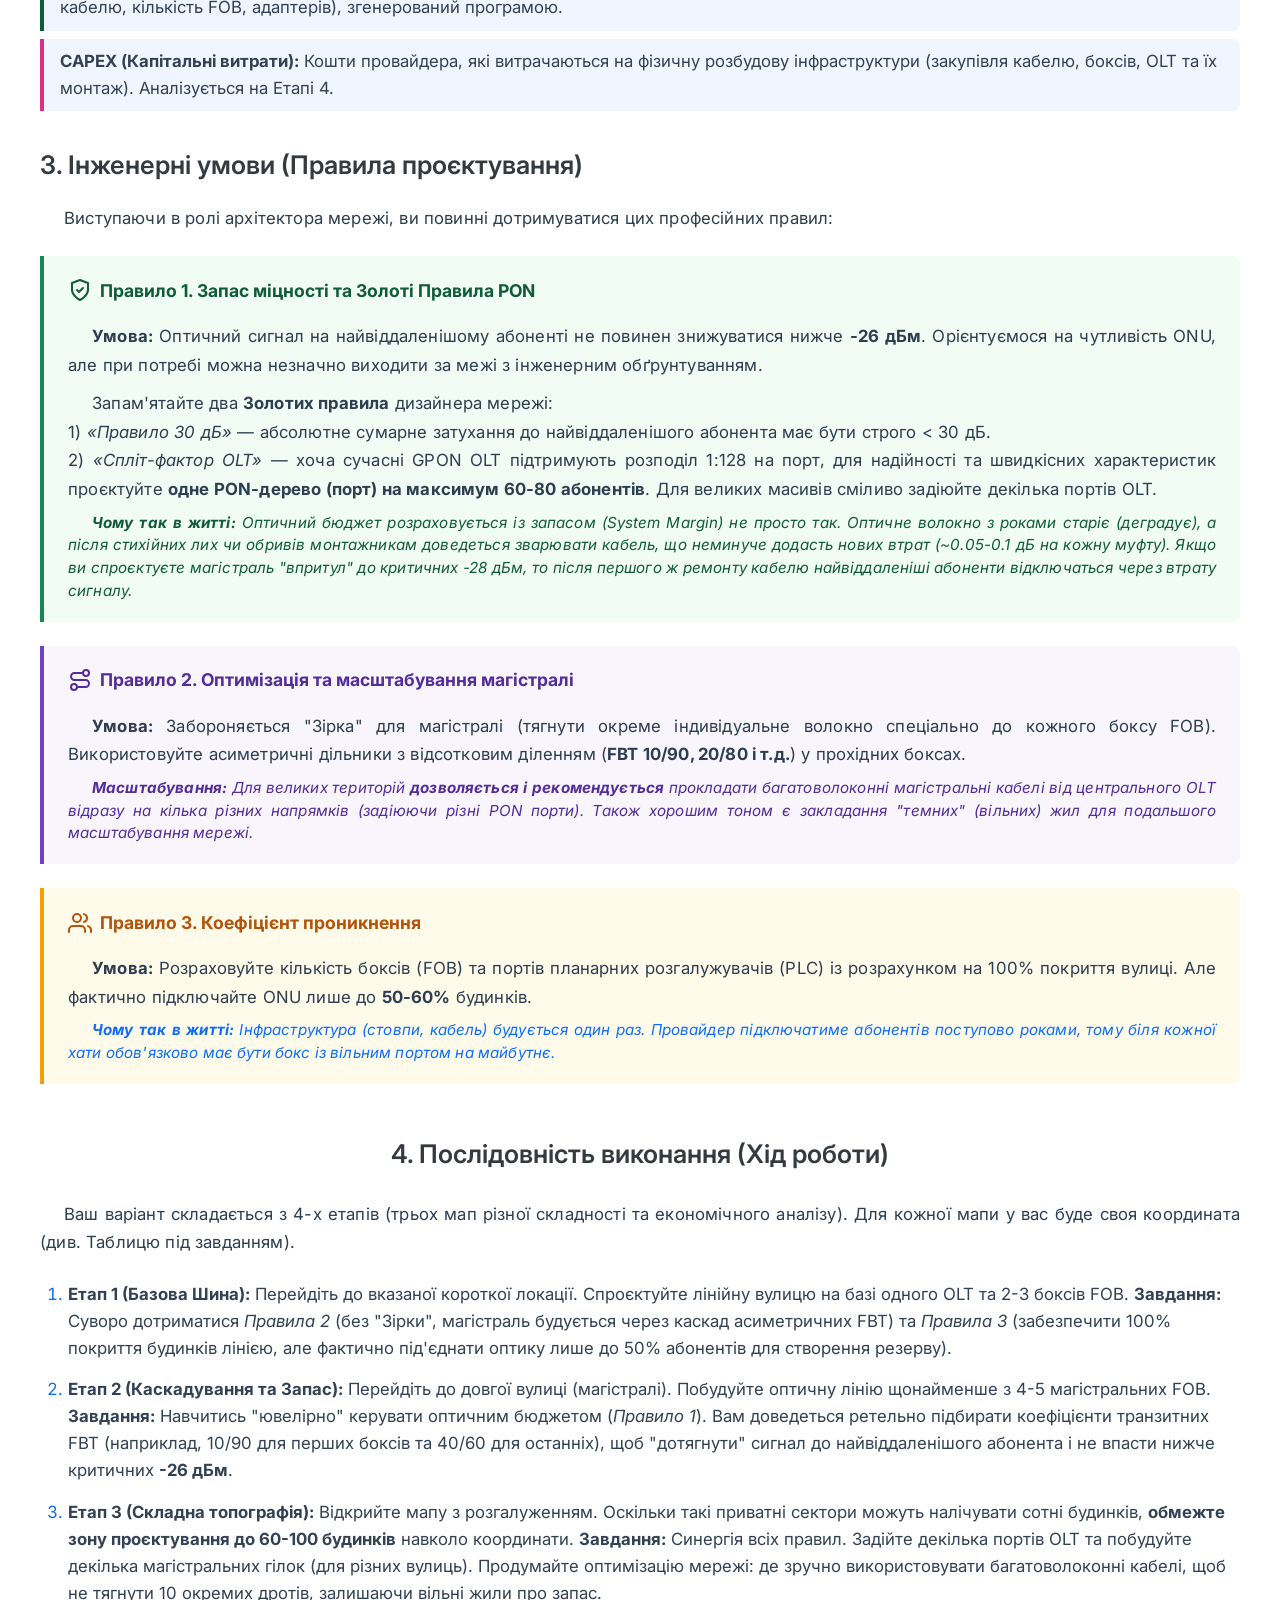
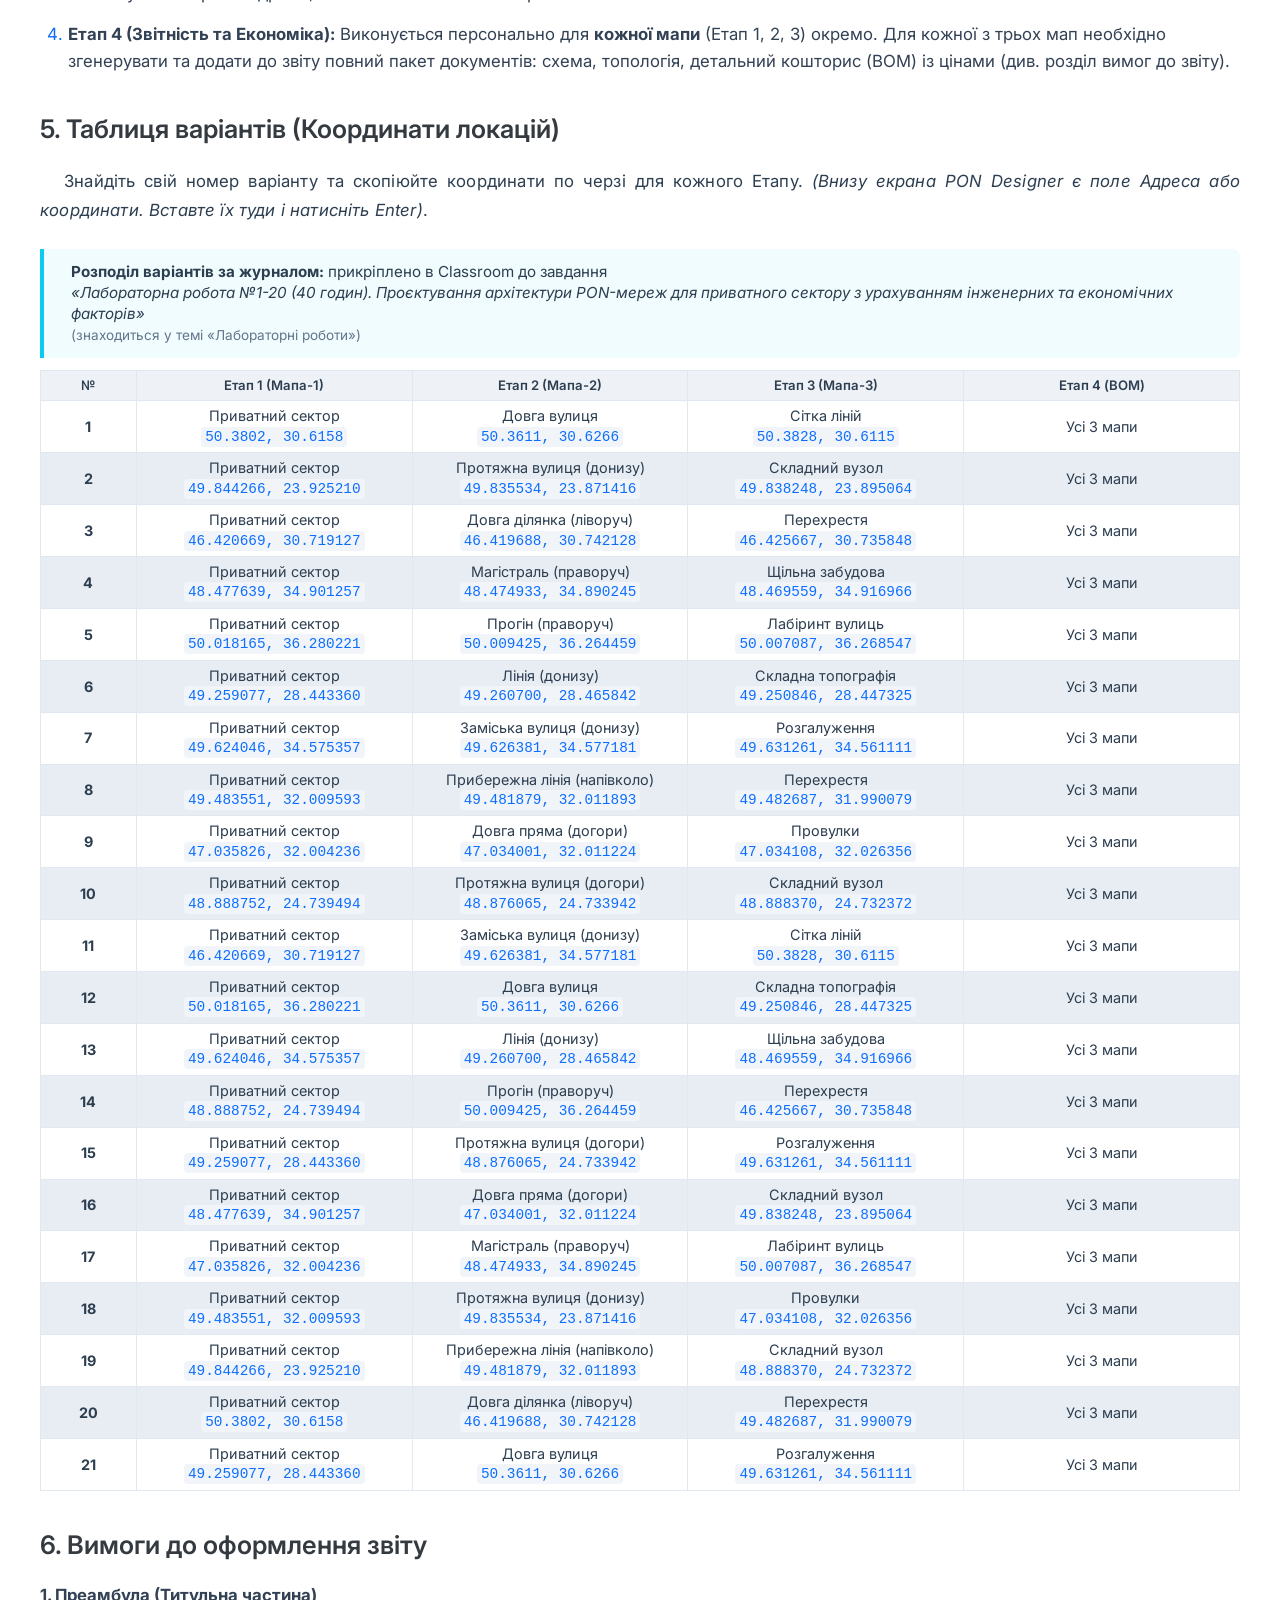
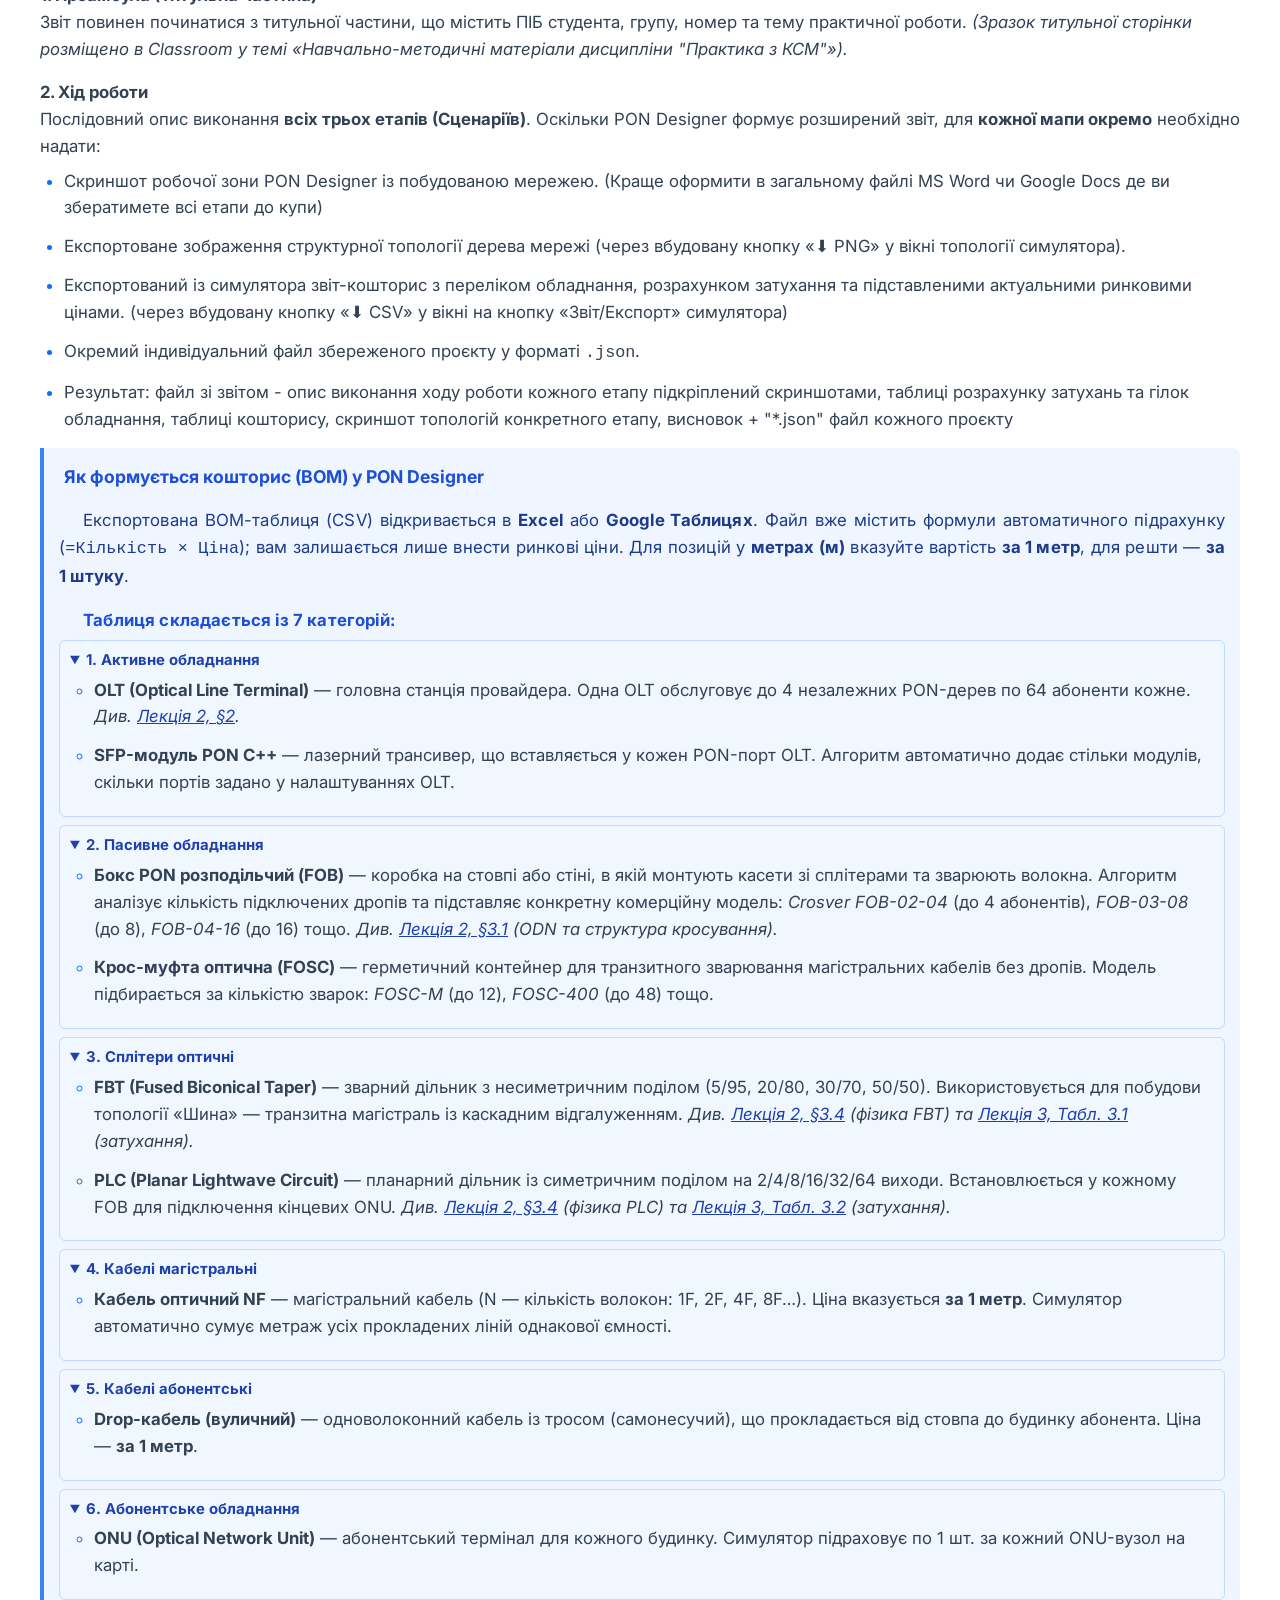
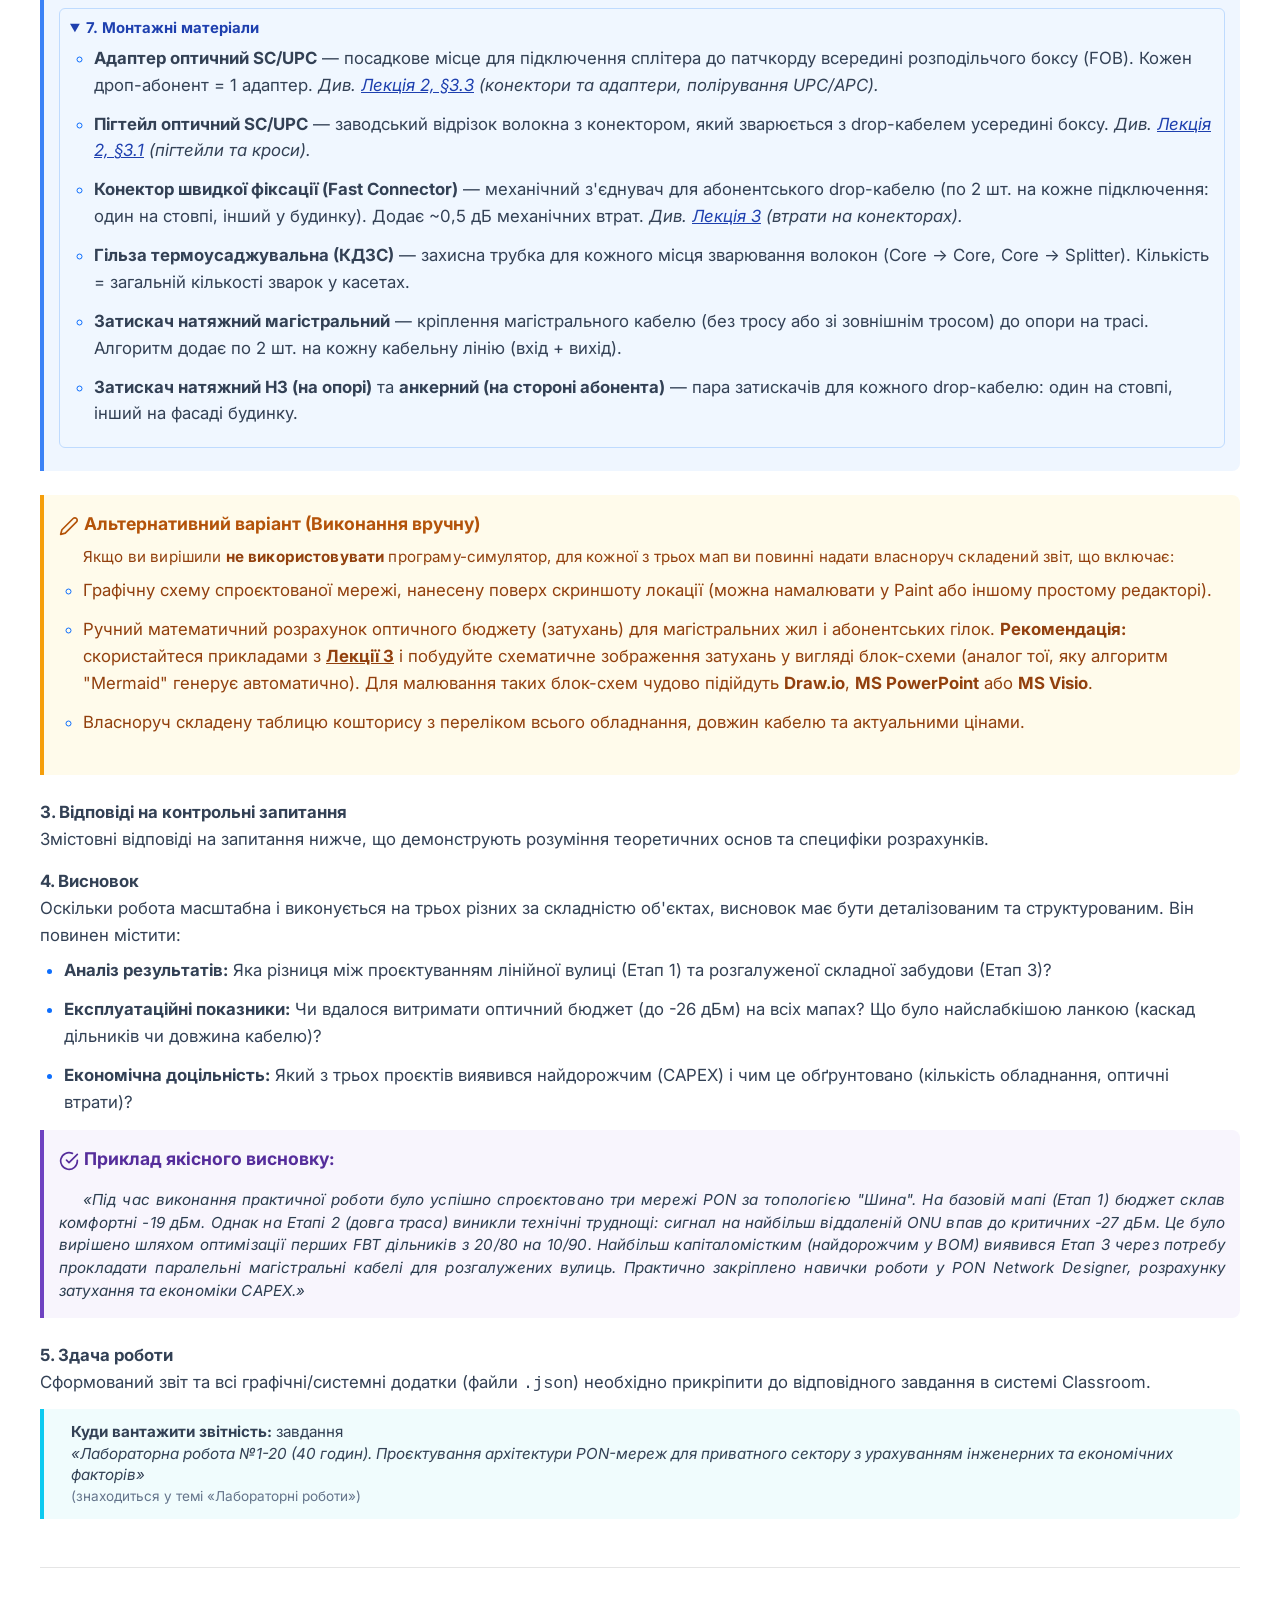
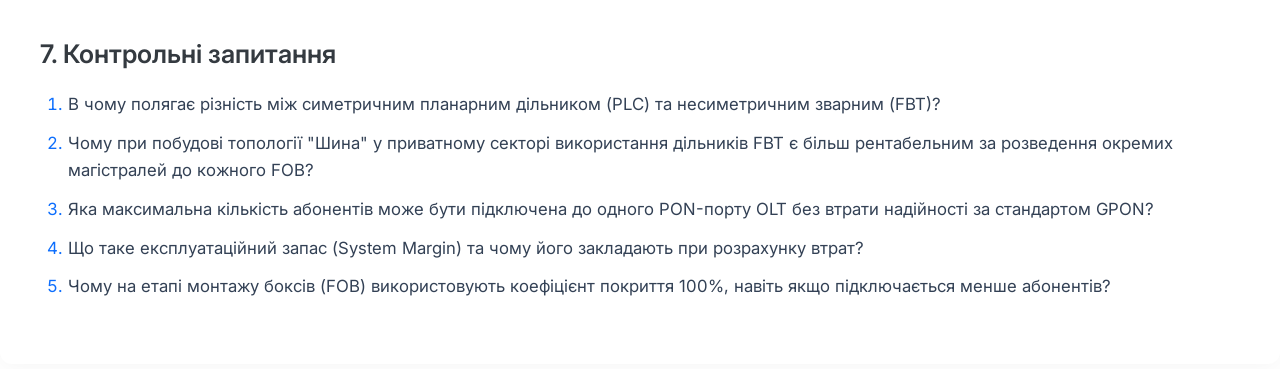
<file: Practice1.html>
<!DOCTYPE html>
<html lang="uk">
<head>
    <meta charset="UTF-8">
    <meta name="viewport" content="width=device-width, initial-scale=1.0">
    <title>Практична робота №1 (PON) - Комп'ютерні мережі</title>
    <link rel="stylesheet" href="style.css">
    <style>
        .icon-svg { margin-right: 8px; vertical-align: bottom; }
        .rule-explanation { font-size: 0.95rem; font-style: italic; margin-top: 8px; line-height: 1.5; }
        .modern-alert.Energy .rule-explanation { color: #115c38; }
        .modern-alert.Tech .rule-explanation { color: #552d9b; }
        .modern-alert .rule-explanation { color: #0d6efd; }
        .glossary-grid { display: grid; grid-template-columns: repeat(auto-fit, minmax(280px, 1fr)); gap: 15px; margin-bottom: 2rem; }
        .glossary-card { background: var(--bg-card); padding: 15px; border-radius: 8px; box-shadow: var(--shadow-sm); border-left: 4px solid var(--primary-color); }
        .glossary-title { font-weight: 600; color: var(--text-color); margin-bottom: 5px; display: block; }
        .glossary-desc { font-size: 0.9rem; color: var(--text-muted); line-height: 1.4; }
        .breadcrumb-nav { font-size: 0.95rem; color: var(--text-muted); display: flex; align-items: center; flex-wrap: wrap; gap: 8px; margin-top: 1.5rem; margin-bottom: -1.5rem; max-width: 1400px; width: calc(100% - 4rem); margin-left: auto; margin-right: auto;}
        .breadcrumb-nav a { color: var(--primary-color); text-decoration: none; font-weight: 500;}
        .breadcrumb-nav a:hover { text-decoration: underline; }
        
        .pagination-container { margin-top: 2rem; margin-bottom: 3rem; background: transparent; box-shadow: none; display: flex; justify-content: space-between; align-items: center; flex-wrap: wrap; gap: 1rem; }
        .pagination-btn { display: inline-flex; align-items: center; gap: 8px; padding: 12px 20px; border-radius: 8px; font-weight: 600; text-decoration: none; transition: all 0.3s ease; }
        .pagination-prev { background-color: var(--bg-card); color: var(--text-color); box-shadow: var(--shadow-sm); border: 1px solid rgba(0,0,0,0.05); }
        .pagination-prev:hover { transform: translateX(-5px); box-shadow: var(--shadow-md); }
        .pagination-next { background-color: var(--primary-color); color: white; box-shadow: 0 4px 15px rgba(13, 110, 253, 0.3); }
        .pagination-next:hover { transform: translateX(5px); box-shadow: 0 6px 20px rgba(13, 110, 253, 0.4); opacity: 0.9; }
    </style>
</head>
<body class="home-page">

    <!-- Global Navigation Bar -->
    <nav class="global-navbar">
        <ul class="global-nav-container">
            <li class="global-nav-item"><a href="index.html" class="global-nav-link"><i class="fa-solid fa-home" style="margin-right:5px"></i>Головна</a></li>
            <li class="global-nav-item"><a href="Lection1.html" class="global-nav-link">Лекція 1</a></li>
            <li class="global-nav-item"><a href="Lection2.html" class="global-nav-link">Лекція 2</a></li>
            <li class="global-nav-item"><a href="Lection3.html" class="global-nav-link">Лекція 3</a></li>
            <li class="global-nav-item"><a href="Practice1.html" class="global-nav-link active">Практика (PON)</a></li>
            <li class="global-nav-item"><a href="Lection4-5.html" class="global-nav-link">Лекція 4-5</a></li>
            <li class="global-nav-item"><a href="Lection6.html" class="global-nav-link">Лекція 6</a></li>
            <li class="global-nav-item"><a href="Practice2.html" class="global-nav-link">Практика (FTTB/FTTH)</a></li>
        </ul>
    </nav>

    <header class="hero" style="border-radius: 12px; max-width: 1400px; margin: 3rem auto 2rem; padding: 4rem 2rem;">
        <h1 style="border: none;">Практична робота (PON) (40 годин)</h1>
        <p>Проєктування архітектури PON-мереж для приватного сектору з урахуванням інженерних та економічних факторів</p>
    </header>

    <div class="container">
        
        <h2>1. Мета та завдання роботи</h2>
        <p><strong>Мета роботи:</strong> набуття практичних інженерних навичок проєктування пасивних оптичних мереж (PON) у приватному секторі, базуючись переважно на топології "Шина". Завдання передбачає вивчення принципів каскадування асиметричних дільників, розрахунок оптичного бюджету, дотримання реалістичних експлуатаційних лімітів та формування економічного кошторису мережі.</p>

        <div class="modern-alert Tech">
            <h4>
                <svg class="icon-svg" width="24" height="24" viewBox="0 0 24 24" fill="none" stroke="currentColor" stroke-width="2" stroke-linecap="round" stroke-linejoin="round"><rect x="2" y="3" width="20" height="14" rx="2" ry="2"/><line x1="8" y1="21" x2="16" y2="21"/><line x1="12" y1="17" x2="12" y2="21"/></svg>
                Інструмент для симуляції
            </h4>
            <p>Усі етапи роботи (вибір локацій, побудова схеми, розрахунок сигналу та звітність) виконуються в інтерактивному середовищі <strong>PON Network Designer</strong>.</p>
            <div style="margin-top: 15px; text-align: center;">
                <a href="https://shchensnevych.github.io/pon-network-designer/pon-app/" target="_blank" class="nav-link pagination-next" style="display: inline-flex; width: auto; margin: 0 auto;">
                    Відкрити PON Designer
                    <svg width="20" height="20" viewBox="0 0 24 24" fill="none" stroke="currentColor" stroke-width="2" stroke-linecap="round" stroke-linejoin="round"><path d="M18 13v6a2 2 0 0 1-2 2H5a2 2 0 0 1-2-2V8a2 2 0 0 1 2-2h6"></path><polyline points="15 3 21 3 21 9"></polyline><line x1="10" y1="14" x2="21" y2="3"></line></svg>
                </a>
            </div>
        </div>

        <h2>2. Глосарій (Словник термінів)</h2>
        <p>Перед початком роботи переконайтесь, що ви розумієте призначення ключових елементів, які будуть застосовані під час практичного завдання.</p>
        
        <ul style="list-style: none; padding: 0; display: flex; flex-direction: column; gap: 8px; margin-bottom: 2rem;">
            <li class="definition-block" style="margin: 0; padding: 0.6rem 1rem;">
                <strong>OLT (Optical Line Terminal):</strong> Головна активна станція провайдера. Вихідна точка передачі світла для всього проєкту. У межах нашої практики виступає початком топології "Шина".
            </li>
            <li class="definition-block" style="margin: 0; padding: 0.6rem 1rem; border-left-color: #ff7b72;">
                <strong>ONU (Optical Network Unit):</strong> Кінцевий оптичний термінал, який встановлюється в будинку абонента. До нього підключається роутер (Wi-Fi).
            </li>
            <li class="definition-block" style="margin: 0; padding: 0.6rem 1rem; border-left-color: #3fb950;">
                <strong>FOB (Fiber Optic Box):</strong> Розподільча коробка (бокс) на стовпі вуличного освітлення/ЛЕП. Слугує вузлом для розгалуження сигналу по абонентах.
            </li>
            <li class="definition-block" style="margin: 0; padding: 0.6rem 1rem; border-left-color: #e3b341;">
                <strong>FBT (Зварний дільник):</strong> Несиметричний сплітер (напр., 20/80). Дає змогу "відкусити" малу частину світла (20%) для сусідніх будинків, а більшу частину (80%) пропустити транзитом далі вздовж вулиці.
            </li>
            <li class="definition-block" style="margin: 0; padding: 0.6rem 1rem; border-left-color: #0d6efd;">
                <strong>PLC (Планарний дільник):</strong> Симетричний сплітер (напр., 1x8, 1x16). Встановлюється у FOB після FBT та ділить виділений сигнал порівну між абонентами (дроп-кабелями патчкордів).
            </li>
            <li class="definition-block" style="margin: 0; padding: 0.6rem 1rem; border-left-color: #6f42c1;">
                <strong>System Margin:</strong> Експлуатаційний запас оптичного бюджету (в дБ). Буферизує потужність сигналу на випадок майбутнього старіння волокна та аварійних ремонтів кабелю.
            </li>
            <li class="definition-block" style="margin: 0; padding: 0.6rem 1rem; border-left-color: #115c38;">
                <strong>BOM (Bill of Materials):</strong> Відомість матеріалів або деталізований технічний кошторис. Перелік обладнання з точними кількостями (метри кабелю, кількість FOB, адаптерів), згенерований програмою.
            </li>
            <li class="definition-block" style="margin: 0; padding: 0.6rem 1rem; border-left-color: #d63384;">
                <strong>CAPEX (Капітальні витрати):</strong> Кошти провайдера, які витрачаються на фізичну розбудову інфраструктури (закупівля кабелю, боксів, OLT та їх монтаж). Аналізується на Етапі 4.
            </li>
        </ul>

        <h2>3. Інженерні умови (Правила проєктування)</h2>
        <p>Виступаючи в ролі архітектора мережі, ви повинні дотримуватися цих професійних правил:</p>

        <div class="modern-alert Energy">
            <h4><svg class="icon-svg" width="24" height="24" viewBox="0 0 24 24" fill="none" stroke="currentColor" stroke-width="2" stroke-linecap="round" stroke-linejoin="round"><path d="M12 22s8-4 8-10V5l-8-3-8 3v7c0 6 8 10 8 10z"/><path d="m9 12 2 2 4-4"/></svg> Правило 1. Запас міцності та Золоті Правила PON</h4>
            <p><strong>Умова:</strong> Оптичний сигнал на найвіддаленішому абоненті не повинен знижуватися нижче <strong>-26 дБм</strong>. Орієнтуємося на чутливість ONU, але при потребі можна незначно виходити за межі з інженерним обґрунтуванням.</p>
            <p style="margin-top: 10px;">Запам'ятайте два <strong>Золотих правила</strong> дизайнера мережі:
               <br>1) <em>«Правило 30 дБ»</em> — абсолютне сумарне затухання до найвіддаленішого абонента має бути строго &lt; 30 дБ.
               <br>2) <em>«Спліт-фактор OLT»</em> — хоча сучасні GPON OLT підтримують розподіл 1:128 на порт, для надійності та швидкісних характеристик проєктуйте <strong>одне PON-дерево (порт) на максимум 60-80 абонентів</strong>. Для великих масивів сміливо задіюйте декілька портів OLT.
            </p>
            <p class="rule-explanation"><strong>Чому так в житті:</strong> Оптичний бюджет розраховується із запасом (System Margin) не просто так. Оптичне волокно з роками старіє (деградує), а після стихійних лих чи обривів монтажникам доведеться зварювати кабель, що неминуче додасть нових втрат (~0.05-0.1 дБ на кожну муфту). Якщо ви спроєктуєте магістраль "впритул" до критичних -28 дБм, то після першого ж ремонту кабелю найвіддаленіші абоненти відключаться через втрату сигналу.</p>
        </div>

        <div class="modern-alert Tech">
            <h4><svg class="icon-svg" width="24" height="24" viewBox="0 0 24 24" fill="none" stroke="currentColor" stroke-width="2" stroke-linecap="round" stroke-linejoin="round"><circle cx="6" cy="19" r="3"/><path d="M9 19h8.5a3.5 3.5 0 0 0 0-7h-11a3.5 3.5 0 0 1 0-7H15"/><circle cx="18" cy="5" r="3"/></svg> Правило 2. Оптимізація та масштабування магістралі</h4>
            <p><strong>Умова:</strong> Забороняється "Зірка" для магістралі (тягнути окреме індивідуальне волокно спеціально до кожного боксу FOB). Використовуйте асиметричні дільники з відсотковим діленням (<strong>FBT 10/90, 20/80 і т.д.</strong>) у прохідних боксах.</p>
            <p class="rule-explanation"><strong>Масштабування:</strong> Для великих територій <strong>дозволяється і рекомендується</strong> прокладати багатоволоконні магістральні кабелі від центрального OLT відразу на кілька різних напрямків (задіюючи різні PON порти). Також хорошим тоном є закладання "темних" (вільних) жил для подальшого масштабування мережі.</p>
        </div>

        <div class="modern-alert Business">
            <h4><svg class="icon-svg" width="24" height="24" viewBox="0 0 24 24" fill="none" stroke="currentColor" stroke-width="2" stroke-linecap="round" stroke-linejoin="round"><path d="M17 21v-2a4 4 0 0 0-4-4H5a4 4 0 0 0-4 4v2"/><circle cx="9" cy="7" r="4"/><path d="M23 21v-2a4 4 0 0 0-3-3.87"/><path d="M16 3.13a4 4 0 0 1 0 7.75"/></svg> Правило 3. Коефіцієнт проникнення</h4>
            <p><strong>Умова:</strong> Розраховуйте кількість боксів (FOB) та портів планарних розгалужувачів (PLC) із розрахунком на 100% покриття вулиці. Але фактично підключайте ONU лише до <strong>50-60%</strong> будинків.</p>
            <p class="rule-explanation"><strong>Чому так в житті:</strong> Інфраструктура (стовпи, кабель) будується один раз. Провайдер підключатиме абонентів поступово роками, тому біля кожної хати обов'язково має бути бокс із вільним портом на майбутнє.</p>
        </div>

        <h2 style="text-align: center; margin-top: 3rem; margin-bottom: 1.5rem;">4. Послідовність виконання (Хід роботи)</h2>
        <p>Ваш варіант складається з 4-х етапів (трьох мап різної складності та економічного аналізу). Для кожної мапи у вас буде своя координата (див. Таблицю під завданням).</p>

        <ol style="margin-bottom: 2rem;">
            <li style="margin-bottom: 15px;"><strong>Етап 1 (Базова Шина):</strong> Перейдіть до вказаної короткої локації. Спроєктуйте лінійну вулицю на базі одного OLT та 2-3 боксів FOB. <strong>Завдання:</strong> Суворо дотриматися <em>Правила 2</em> (без "Зірки", магістраль будується через каскад асиметричних FBT) та <em>Правила 3</em> (забезпечити 100% покриття будинків лінією, але фактично під'єднати оптику лише до 50% абонентів для створення резерву).</li>
            <li style="margin-bottom: 15px;"><strong>Етап 2 (Каскадування та Запас):</strong> Перейдіть до довгої вулиці (магістралі). Побудуйте оптичну лінію щонайменше з 4-5 магістральних FOB. <strong>Завдання:</strong> Навчитись "ювелірно" керувати оптичним бюджетом (<em>Правило 1</em>). Вам доведеться ретельно підбирати коефіцієнти транзитних FBT (наприклад, 10/90 для перших боксів та 40/60 для останніх), щоб "дотягнути" сигнал до найвіддаленішого абонента і не впасти нижче критичних <strong>-26 дБм</strong>.</li>
            <li style="margin-bottom: 15px;"><strong>Етап 3 (Складна топографія):</strong> Відкрийте мапу з розгалуженням. Оскільки такі приватні сектори можуть налічувати сотні будинків, <strong>обмежте зону проєктування до 60-100 будинків</strong> навколо координати. <strong>Завдання:</strong> Синергія всіх правил. Задійте декілька портів OLT та побудуйте декілька магістральних гілок (для різних вулиць). Продумайте оптимізацію мережі: де зручно використовувати багатоволоконні кабелі, щоб не тягнути 10 окремих дротів, залишаючи вільні жили про запас.</li>
            <li><strong>Етап 4 (Звітність та Економіка):</strong> Виконується персонально для <strong>кожної мапи</strong> (Етап 1, 2, 3) окремо. Для кожної з трьох мап необхідно згенерувати та додати до звіту повний пакет документів: схема, топологія, детальний кошторис (BOM) із цінами (див. розділ вимог до звіту).</li>
        </ol>

        <h2>5. Таблиця варіантів (Координати локацій)</h2>
        <p>Знайдіть свій номер варіанту та скопіюйте координати по черзі для кожного Етапу. <em>(Внизу екрана PON Designer є поле <i class="fa-solid fa-magnifying-glass" style="color:var(--text-muted)"></i> Адреса або координати. Вставте їх туди і натисніть Enter)</em>.</p>
        
        <div class="modern-alert Info compact">
            <i class="fa-solid fa-chalkboard-user"></i>
            <div>
                <strong>Розподіл варіантів за журналом:</strong> прикріплено в Classroom до завдання<br>
                <em>«Лабораторна робота №1-20 (40 годин). Проєктування архітектури PON-мереж для приватного сектору з урахуванням інженерних та економічних факторів»</em><br>
                <span style="color: var(--text-muted); font-size: 0.85rem;">(знаходиться у темі «Лабораторні роботи»)</span>
            </div>
        </div>
        
        <div class="table-responsive">
            <table class="sim-table" style="font-size: 0.9rem;">
                <thead>
                    <tr>
                        <th style="width: 8%;">№</th>
                        <th style="width: 23%;">Етап 1 (Мапа-1)</th>
                        <th style="width: 23%;">Етап 2 (Мапа-2)</th>
                        <th style="width: 23%;">Етап 3 (Мапа-3)</th>
                        <th style="width: 23%;">Етап 4 (BOM)</th>
                    </tr>
                </thead>
                <tbody>
                    <tr>
                        <td style="font-weight: bold; text-align: center;">1</td>
                        <td>Приватний сектор<br> <code style="background: #f1f5f9; padding: 2px 4px; border-radius: 4px; color: #0d6efd;">50.3802, 30.6158</code></td>
                        <td>Довга вулиця<br> <code style="background: #f1f5f9; padding: 2px 4px; border-radius: 4px; color: #0d6efd;">50.3611, 30.6266</code></td>
                        <td>Сітка ліній<br> <code style="background: #f1f5f9; padding: 2px 4px; border-radius: 4px; color: #0d6efd;">50.3828, 30.6115</code></td>
                        <td style="text-align: center;">Усі 3 мапи</td>
                    </tr>
                    <tr>
                        <td style="font-weight: bold; text-align: center;">2</td>
                        <td>Приватний сектор<br> <code style="background: #f1f5f9; padding: 2px 4px; border-radius: 4px; color: #0d6efd;">49.844266, 23.925210</code></td>
                        <td>Протяжна вулиця (донизу)<br> <code style="background: #f1f5f9; padding: 2px 4px; border-radius: 4px; color: #0d6efd;">49.835534, 23.871416</code></td>
                        <td>Складний вузол<br> <code style="background: #f1f5f9; padding: 2px 4px; border-radius: 4px; color: #0d6efd;">49.838248, 23.895064</code></td>
                        <td style="text-align: center;">Усі 3 мапи</td>
                    </tr>
                    <tr>
                        <td style="font-weight: bold; text-align: center;">3</td>
                        <td>Приватний сектор<br> <code style="background: #f1f5f9; padding: 2px 4px; border-radius: 4px; color: #0d6efd;">46.420669, 30.719127</code></td>
                        <td>Довга ділянка (ліворуч)<br> <code style="background: #f1f5f9; padding: 2px 4px; border-radius: 4px; color: #0d6efd;">46.419688, 30.742128</code></td>
                        <td>Перехрестя<br> <code style="background: #f1f5f9; padding: 2px 4px; border-radius: 4px; color: #0d6efd;">46.425667, 30.735848</code></td>
                        <td style="text-align: center;">Усі 3 мапи</td>
                    </tr>
                    <tr>
                        <td style="font-weight: bold; text-align: center;">4</td>
                        <td>Приватний сектор<br> <code style="background: #f1f5f9; padding: 2px 4px; border-radius: 4px; color: #0d6efd;">48.477639, 34.901257</code></td>
                        <td>Магістраль (праворуч)<br> <code style="background: #f1f5f9; padding: 2px 4px; border-radius: 4px; color: #0d6efd;">48.474933, 34.890245</code></td>
                        <td>Щільна забудова<br> <code style="background: #f1f5f9; padding: 2px 4px; border-radius: 4px; color: #0d6efd;">48.469559, 34.916966</code></td>
                        <td style="text-align: center;">Усі 3 мапи</td>
                    </tr>
                    <tr>
                        <td style="font-weight: bold; text-align: center;">5</td>
                        <td>Приватний сектор<br> <code style="background: #f1f5f9; padding: 2px 4px; border-radius: 4px; color: #0d6efd;">50.018165, 36.280221</code></td>
                        <td>Прогін (праворуч)<br> <code style="background: #f1f5f9; padding: 2px 4px; border-radius: 4px; color: #0d6efd;">50.009425, 36.264459</code></td>
                        <td>Лабіринт вулиць<br> <code style="background: #f1f5f9; padding: 2px 4px; border-radius: 4px; color: #0d6efd;">50.007087, 36.268547</code></td>
                        <td style="text-align: center;">Усі 3 мапи</td>
                    </tr>
                    <tr>
                        <td style="font-weight: bold; text-align: center;">6</td>
                        <td>Приватний сектор<br> <code style="background: #f1f5f9; padding: 2px 4px; border-radius: 4px; color: #0d6efd;">49.259077, 28.443360</code></td>
                        <td>Лінія (донизу)<br> <code style="background: #f1f5f9; padding: 2px 4px; border-radius: 4px; color: #0d6efd;">49.260700, 28.465842</code></td>
                        <td>Складна топографія<br> <code style="background: #f1f5f9; padding: 2px 4px; border-radius: 4px; color: #0d6efd;">49.250846, 28.447325</code></td>
                        <td style="text-align: center;">Усі 3 мапи</td>
                    </tr>
                    <tr>
                        <td style="font-weight: bold; text-align: center;">7</td>
                        <td>Приватний сектор<br> <code style="background: #f1f5f9; padding: 2px 4px; border-radius: 4px; color: #0d6efd;">49.624046, 34.575357</code></td>
                        <td>Заміська вулиця (донизу)<br> <code style="background: #f1f5f9; padding: 2px 4px; border-radius: 4px; color: #0d6efd;">49.626381, 34.577181</code></td>
                        <td>Розгалуження<br> <code style="background: #f1f5f9; padding: 2px 4px; border-radius: 4px; color: #0d6efd;">49.631261, 34.561111</code></td>
                        <td style="text-align: center;">Усі 3 мапи</td>
                    </tr>
                    <tr>
                        <td style="font-weight: bold; text-align: center;">8</td>
                        <td>Приватний сектор<br> <code style="background: #f1f5f9; padding: 2px 4px; border-radius: 4px; color: #0d6efd;">49.483551, 32.009593</code></td>
                        <td>Прибережна лінія (напівколо)<br> <code style="background: #f1f5f9; padding: 2px 4px; border-radius: 4px; color: #0d6efd;">49.481879, 32.011893</code></td>
                        <td>Перехрестя<br> <code style="background: #f1f5f9; padding: 2px 4px; border-radius: 4px; color: #0d6efd;">49.482687, 31.990079</code></td>
                        <td style="text-align: center;">Усі 3 мапи</td>
                    </tr>
                    <tr>
                        <td style="font-weight: bold; text-align: center;">9</td>
                        <td>Приватний сектор<br> <code style="background: #f1f5f9; padding: 2px 4px; border-radius: 4px; color: #0d6efd;">47.035826, 32.004236</code></td>
                        <td>Довга пряма (догори)<br> <code style="background: #f1f5f9; padding: 2px 4px; border-radius: 4px; color: #0d6efd;">47.034001, 32.011224</code></td>
                        <td>Провулки<br> <code style="background: #f1f5f9; padding: 2px 4px; border-radius: 4px; color: #0d6efd;">47.034108, 32.026356</code></td>
                        <td style="text-align: center;">Усі 3 мапи</td>
                    </tr>
                    <tr>
                        <td style="font-weight: bold; text-align: center;">10</td>
                        <td>Приватний сектор<br> <code style="background: #f1f5f9; padding: 2px 4px; border-radius: 4px; color: #0d6efd;">48.888752, 24.739494</code></td>
                        <td>Протяжна вулиця (догори)<br> <code style="background: #f1f5f9; padding: 2px 4px; border-radius: 4px; color: #0d6efd;">48.876065, 24.733942</code></td>
                        <td>Складний вузол<br> <code style="background: #f1f5f9; padding: 2px 4px; border-radius: 4px; color: #0d6efd;">48.888370, 24.732372</code></td>
                        <td style="text-align: center;">Усі 3 мапи</td>
                    </tr>
                    <tr>
                        <td style="font-weight: bold; text-align: center;">11</td>
                        <td>Приватний сектор<br> <code style="background: #f1f5f9; padding: 2px 4px; border-radius: 4px; color: #0d6efd;">46.420669, 30.719127</code></td>
                        <td>Заміська вулиця (донизу)<br> <code style="background: #f1f5f9; padding: 2px 4px; border-radius: 4px; color: #0d6efd;">49.626381, 34.577181</code></td>
                        <td>Сітка ліній<br> <code style="background: #f1f5f9; padding: 2px 4px; border-radius: 4px; color: #0d6efd;">50.3828, 30.6115</code></td>
                        <td style="text-align: center;">Усі 3 мапи</td>
                    </tr>
                    <tr>
                        <td style="font-weight: bold; text-align: center;">12</td>
                        <td>Приватний сектор<br> <code style="background: #f1f5f9; padding: 2px 4px; border-radius: 4px; color: #0d6efd;">50.018165, 36.280221</code></td>
                        <td>Довга вулиця<br> <code style="background: #f1f5f9; padding: 2px 4px; border-radius: 4px; color: #0d6efd;">50.3611, 30.6266</code></td>
                        <td>Складна топографія<br> <code style="background: #f1f5f9; padding: 2px 4px; border-radius: 4px; color: #0d6efd;">49.250846, 28.447325</code></td>
                        <td style="text-align: center;">Усі 3 мапи</td>
                    </tr>
                    <tr>
                        <td style="font-weight: bold; text-align: center;">13</td>
                        <td>Приватний сектор<br> <code style="background: #f1f5f9; padding: 2px 4px; border-radius: 4px; color: #0d6efd;">49.624046, 34.575357</code></td>
                        <td>Лінія (донизу)<br> <code style="background: #f1f5f9; padding: 2px 4px; border-radius: 4px; color: #0d6efd;">49.260700, 28.465842</code></td>
                        <td>Щільна забудова<br> <code style="background: #f1f5f9; padding: 2px 4px; border-radius: 4px; color: #0d6efd;">48.469559, 34.916966</code></td>
                        <td style="text-align: center;">Усі 3 мапи</td>
                    </tr>
                    <tr>
                        <td style="font-weight: bold; text-align: center;">14</td>
                        <td>Приватний сектор<br> <code style="background: #f1f5f9; padding: 2px 4px; border-radius: 4px; color: #0d6efd;">48.888752, 24.739494</code></td>
                        <td>Прогін (праворуч)<br> <code style="background: #f1f5f9; padding: 2px 4px; border-radius: 4px; color: #0d6efd;">50.009425, 36.264459</code></td>
                        <td>Перехрестя<br> <code style="background: #f1f5f9; padding: 2px 4px; border-radius: 4px; color: #0d6efd;">46.425667, 30.735848</code></td>
                        <td style="text-align: center;">Усі 3 мапи</td>
                    </tr>
                    <tr>
                        <td style="font-weight: bold; text-align: center;">15</td>
                        <td>Приватний сектор<br> <code style="background: #f1f5f9; padding: 2px 4px; border-radius: 4px; color: #0d6efd;">49.259077, 28.443360</code></td>
                        <td>Протяжна вулиця (догори)<br> <code style="background: #f1f5f9; padding: 2px 4px; border-radius: 4px; color: #0d6efd;">48.876065, 24.733942</code></td>
                        <td>Розгалуження<br> <code style="background: #f1f5f9; padding: 2px 4px; border-radius: 4px; color: #0d6efd;">49.631261, 34.561111</code></td>
                        <td style="text-align: center;">Усі 3 мапи</td>
                    </tr>
                    <tr>
                        <td style="font-weight: bold; text-align: center;">16</td>
                        <td>Приватний сектор<br> <code style="background: #f1f5f9; padding: 2px 4px; border-radius: 4px; color: #0d6efd;">48.477639, 34.901257</code></td>
                        <td>Довга пряма (догори)<br> <code style="background: #f1f5f9; padding: 2px 4px; border-radius: 4px; color: #0d6efd;">47.034001, 32.011224</code></td>
                        <td>Складний вузол<br> <code style="background: #f1f5f9; padding: 2px 4px; border-radius: 4px; color: #0d6efd;">49.838248, 23.895064</code></td>
                        <td style="text-align: center;">Усі 3 мапи</td>
                    </tr>
                    <tr>
                        <td style="font-weight: bold; text-align: center;">17</td>
                        <td>Приватний сектор<br> <code style="background: #f1f5f9; padding: 2px 4px; border-radius: 4px; color: #0d6efd;">47.035826, 32.004236</code></td>
                        <td>Магістраль (праворуч)<br> <code style="background: #f1f5f9; padding: 2px 4px; border-radius: 4px; color: #0d6efd;">48.474933, 34.890245</code></td>
                        <td>Лабіринт вулиць<br> <code style="background: #f1f5f9; padding: 2px 4px; border-radius: 4px; color: #0d6efd;">50.007087, 36.268547</code></td>
                        <td style="text-align: center;">Усі 3 мапи</td>
                    </tr>
                    <tr>
                        <td style="font-weight: bold; text-align: center;">18</td>
                        <td>Приватний сектор<br> <code style="background: #f1f5f9; padding: 2px 4px; border-radius: 4px; color: #0d6efd;">49.483551, 32.009593</code></td>
                        <td>Протяжна вулиця (донизу)<br> <code style="background: #f1f5f9; padding: 2px 4px; border-radius: 4px; color: #0d6efd;">49.835534, 23.871416</code></td>
                        <td>Провулки<br> <code style="background: #f1f5f9; padding: 2px 4px; border-radius: 4px; color: #0d6efd;">47.034108, 32.026356</code></td>
                        <td style="text-align: center;">Усі 3 мапи</td>
                    </tr>
                    <tr>
                        <td style="font-weight: bold; text-align: center;">19</td>
                        <td>Приватний сектор<br> <code style="background: #f1f5f9; padding: 2px 4px; border-radius: 4px; color: #0d6efd;">49.844266, 23.925210</code></td>
                        <td>Прибережна лінія (напівколо)<br> <code style="background: #f1f5f9; padding: 2px 4px; border-radius: 4px; color: #0d6efd;">49.481879, 32.011893</code></td>
                        <td>Складний вузол<br> <code style="background: #f1f5f9; padding: 2px 4px; border-radius: 4px; color: #0d6efd;">48.888370, 24.732372</code></td>
                        <td style="text-align: center;">Усі 3 мапи</td>
                    </tr>
                    <tr>
                        <td style="font-weight: bold; text-align: center;">20</td>
                        <td>Приватний сектор<br> <code style="background: #f1f5f9; padding: 2px 4px; border-radius: 4px; color: #0d6efd;">50.3802, 30.6158</code></td>
                        <td>Довга ділянка (ліворуч)<br> <code style="background: #f1f5f9; padding: 2px 4px; border-radius: 4px; color: #0d6efd;">46.419688, 30.742128</code></td>
                        <td>Перехрестя<br> <code style="background: #f1f5f9; padding: 2px 4px; border-radius: 4px; color: #0d6efd;">49.482687, 31.990079</code></td>
                        <td style="text-align: center;">Усі 3 мапи</td>
                    </tr>
                    <tr>
                        <td style="font-weight: bold; text-align: center;">21</td>
                        <td>Приватний сектор<br> <code style="background: #f1f5f9; padding: 2px 4px; border-radius: 4px; color: #0d6efd;">49.259077, 28.443360</code></td>
                        <td>Довга вулиця<br> <code style="background: #f1f5f9; padding: 2px 4px; border-radius: 4px; color: #0d6efd;">50.3611, 30.6266</code></td>
                        <td>Розгалуження<br> <code style="background: #f1f5f9; padding: 2px 4px; border-radius: 4px; color: #0d6efd;">49.631261, 34.561111</code></td>
                        <td style="text-align: center;">Усі 3 мапи</td>
                    </tr>
                </tbody>
            </table>
        </div>

        <h2>6. Вимоги до оформлення звіту</h2>
        <ul style="list-style-type: none; padding-left: 0;">
            <li><strong>1. Преамбула (Титульна частина)</strong><br>
                Звіт повинен починатися з титульної частини, що містить ПІБ студента, групу, номер та тему практичної роботи. <em>(Зразок титульної сторінки розміщено в Classroom у темі «Навчально-методичні матеріали дисципліни "Практика з КСМ"»).</em></li>
            <li style="margin-top: 1rem;"><strong>2. Хід роботи</strong><br>
                Послідовний опис виконання <strong>всіх трьох етапів (Сценаріїв)</strong>. Оскільки PON Designer формує розширений звіт, для <strong>кожної мапи окремо</strong> необхідно надати:
                <ul style="list-style-type: disc; padding-left: 1.5rem; margin-top: 0.5rem; margin-bottom: 0.5rem;">
                    <li>Скриншот робочої зони PON Designer із побудованою мережею. (Краще оформити в загальному файлі MS Word чи Google Docs де ви збератимете всі етапи до купи) </li>
                    <li>Експортоване зображення структурної топології дерева мережі (через вбудовану кнопку «⬇ PNG» у вікні топології симулятора).</li>
                    <li>Експортований із симулятора звіт-кошторис з переліком обладнання, розрахунком затухання та підставленими актуальними ринковими цінами. (через вбудовану кнопку «⬇ CSV» у вікні на кнопку «Звіт/Експорт» симулятора)</li>
                    <li>Окремий індивідуальний файл збереженого проєкту у форматі <code>.json</code>.</li>
                    <li>Результат: файл зі звітом - опис виконання ходу роботи кожного етапу підкріплений скриншотами, таблиці розрахунку затухань та гілок обладнання, таблиці кошторису, скриншот топологій конкретного етапу, висновок + "*.json" файл кожного проєкту</li>
                </ul>

                <div class="modern-alert" style="margin-top: 15px; padding: 15px; border-left-color: #3b82f6; background-color: #eff6ff;">
                    <h4 style="color: #1d4ed8; margin-bottom: 8px;"><i class="fa-solid fa-file-invoice-dollar" style="margin-right: 5px;"></i> Як формується кошторис (BOM) у PON Designer</h4>
                    <div style="font-size: 0.93rem; line-height: 1.6; color: #1e3a8a; margin-top: 8px;">
                        <p style="margin-bottom: 10px;">Експортована BOM-таблиця (CSV) відкривається в <b>Excel</b> або <b>Google Таблицях</b>. Файл вже містить формули автоматичного підрахунку (<code>=Кількість × Ціна</code>); вам залишається лише внести ринкові ціни. Для позицій у <strong>метрах (м)</strong> вказуйте вартість <strong>за 1 метр</strong>, для решти — <strong>за 1 штуку</strong>.</p>

                        <p style="margin-bottom: 6px; font-weight: bold; color: #1d4ed8;">Таблиця складається із 7 категорій:</p>

                        <details open style="margin-bottom: 8px; border: 1px solid #bfdbfe; border-radius: 6px; background: #f0f7ff; padding: 8px 10px;">
                            <summary style="cursor: pointer; font-weight: bold; color: #1e40af;">1. Активне обладнання</summary>
                            <ul style="list-style-type: circle; padding-left: 1.5rem; margin-top: 4px; margin-bottom: 0;">
                                <li><strong>OLT (Optical Line Terminal)</strong> — головна станція провайдера. Одна OLT обслуговує до 4 незалежних PON-дерев по 64 абоненти кожне. <em>Див. <a href="Lection2.html#sec2" style="color: #1e40af; text-decoration: underline;">Лекція 2, §2</a>.</em></li>
                                <li><strong>SFP-модуль PON C++</strong> — лазерний трансивер, що вставляється у кожен PON-порт OLT. Алгоритм автоматично додає стільки модулів, скільки портів задано у налаштуваннях OLT.</li>
                            </ul>
                        </details>

                        <details open style="margin-bottom: 8px; border: 1px solid #bfdbfe; border-radius: 6px; background: #f0f7ff; padding: 8px 10px;">
                            <summary style="cursor: pointer; font-weight: bold; color: #1e40af;">2. Пасивне обладнання</summary>
                            <ul style="list-style-type: circle; padding-left: 1.5rem; margin-top: 4px; margin-bottom: 0;">
                                <li><strong>Бокс PON розподільчий (FOB)</strong> — коробка на стовпі або стіні, в якій монтують касети зі сплітерами та зварюють волокна. Алгоритм аналізує кількість підключених дропів та підставляє конкретну комерційну модель: <em>Crosver FOB-02-04</em> (до 4 абонентів), <em>FOB-03-08</em> (до 8), <em>FOB-04-16</em> (до 16) тощо. <em>Див. <a href="Lection2.html#sec3-1" style="color: #1e40af; text-decoration: underline;">Лекція 2, §3.1</a> (ODN та структура кросування).</em></li>
                                <li><strong>Крос-муфта оптична (FOSC)</strong> — герметичний контейнер для транзитного зварювання магістральних кабелів без дропів. Модель підбирається за кількістю зварок: <em>FOSC-M</em> (до 12), <em>FOSC-400</em> (до 48) тощо.</li>
                            </ul>
                        </details>

                        <details open style="margin-bottom: 8px; border: 1px solid #bfdbfe; border-radius: 6px; background: #f0f7ff; padding: 8px 10px;">
                            <summary style="cursor: pointer; font-weight: bold; color: #1e40af;">3. Сплітери оптичні</summary>
                            <ul style="list-style-type: circle; padding-left: 1.5rem; margin-top: 4px; margin-bottom: 0;">
                                <li><strong>FBT (Fused Biconical Taper)</strong> — зварний дільник з несиметричним поділом (5/95, 20/80, 30/70, 50/50). Використовується для побудови топології «Шина» — транзитна магістраль із каскадним відгалуженням. <em>Див. <a href="Lection2.html#sec3-4" style="color: #1e40af; text-decoration: underline;">Лекція 2, §3.4</a> (фізика FBT) та <a href="Lection3.html#tab3-1" style="color: #1e40af; text-decoration: underline;">Лекція 3, Табл. 3.1</a> (затухання).</em></li>
                                <li><strong>PLC (Planar Lightwave Circuit)</strong> — планарний дільник із симетричним поділом на 2/4/8/16/32/64 виходи. Встановлюється у кожному FOB для підключення кінцевих ONU. <em>Див. <a href="Lection2.html#sec3-4" style="color: #1e40af; text-decoration: underline;">Лекція 2, §3.4</a> (фізика PLC) та <a href="Lection3.html#tab3-2" style="color: #1e40af; text-decoration: underline;">Лекція 3, Табл. 3.2</a> (затухання).</em></li>
                            </ul>
                        </details>

                        <details open style="margin-bottom: 8px; border: 1px solid #bfdbfe; border-radius: 6px; background: #f0f7ff; padding: 8px 10px;">
                            <summary style="cursor: pointer; font-weight: bold; color: #1e40af;">4. Кабелі магістральні</summary>
                            <ul style="list-style-type: circle; padding-left: 1.5rem; margin-top: 4px; margin-bottom: 0;">
                                <li><strong>Кабель оптичний NF</strong> — магістральний кабель (N — кількість волокон: 1F, 2F, 4F, 8F…). Ціна вказується <strong>за 1 метр</strong>. Симулятор автоматично сумує метраж усіх прокладених ліній однакової ємності.</li>
                            </ul>
                        </details>

                        <details open style="margin-bottom: 8px; border: 1px solid #bfdbfe; border-radius: 6px; background: #f0f7ff; padding: 8px 10px;">
                            <summary style="cursor: pointer; font-weight: bold; color: #1e40af;">5. Кабелі абонентські</summary>
                            <ul style="list-style-type: circle; padding-left: 1.5rem; margin-top: 4px; margin-bottom: 0;">
                                <li><strong>Drop-кабель (вуличний)</strong> — одноволоконний кабель із тросом (самонесучий), що прокладається від стовпа до будинку абонента. Ціна — <strong>за 1 метр</strong>.</li>
                            </ul>
                        </details>

                        <details open style="margin-bottom: 8px; border: 1px solid #bfdbfe; border-radius: 6px; background: #f0f7ff; padding: 8px 10px;">
                            <summary style="cursor: pointer; font-weight: bold; color: #1e40af;">6. Абонентське обладнання</summary>
                            <ul style="list-style-type: circle; padding-left: 1.5rem; margin-top: 4px; margin-bottom: 0;">
                                <li><strong>ONU (Optical Network Unit)</strong> — абонентський термінал для кожного будинку. Симулятор підраховує по 1 шт. за кожний ONU-вузол на карті.</li>
                            </ul>
                        </details>

                        <details open style="margin-bottom: 8px; border: 1px solid #bfdbfe; border-radius: 6px; background: #f0f7ff; padding: 8px 10px;">
                            <summary style="cursor: pointer; font-weight: bold; color: #1e40af;">7. Монтажні матеріали</summary>
                            <ul style="list-style-type: circle; padding-left: 1.5rem; margin-top: 4px; margin-bottom: 0;">
                                <li><strong>Адаптер оптичний SC/UPC</strong> — посадкове місце для підключення сплітера до патчкорду всередині розподільчого боксу (FOB). Кожен дроп-абонент = 1 адаптер. <em>Див. <a href="Lection2.html#sec3-3" style="color: #1e40af; text-decoration: underline;">Лекція 2, §3.3</a> (конектори та адаптери, полірування UPC/APC).</em></li>
                                <li><strong>Пігтейл оптичний SC/UPC</strong> — заводський відрізок волокна з конектором, який зварюється з drop-кабелем усередині боксу. <em>Див. <a href="Lection2.html#sec3-1" style="color: #1e40af; text-decoration: underline;">Лекція 2, §3.1</a> (пігтейли та кроси).</em></li>
                                <li><strong>Конектор швидкої фіксації (Fast Connector)</strong> — механічний з'єднувач для абонентського drop-кабелю (по 2 шт. на кожне підключення: один на стовпі, інший у будинку). Додає ~0,5 дБ механічних втрат. <em>Див. <a href="Lection3.html" style="color: #1e40af; text-decoration: underline;">Лекція 3</a> (втрати на конекторах).</em></li>
                                <li><strong>Гільза термоусаджувальна (КДЗС)</strong> — захисна трубка для кожного місця зварювання волокон (Core → Core, Core → Splitter). Кількість = загальній кількості зварок у касетах.</li>
                                <li><strong>Затискач натяжний магістральний</strong> — кріплення магістрального кабелю (без тросу або зі зовнішнім тросом) до опори на трасі. Алгоритм додає по 2 шт. на кожну кабельну лінію (вхід + вихід).</li>
                                <li><strong>Затискач натяжний Н3 (на опорі)</strong> та <strong>анкерний (на стороні абонента)</strong> — пара затискачів для кожного drop-кабелю: один на стовпі, інший на фасаді будинку.</li>
                            </ul>
                        </details>
                    </div>
                </div>
                <div class="modern-alert" style="margin-top: 15px; padding: 15px; border-left-color: #f59e0b; background-color: #fffbeb;">
                    <h4 style="color: #b45309; margin-bottom: 5px;"><svg class="icon-svg" width="20" height="20" viewBox="0 0 24 24" fill="none" stroke="currentColor" stroke-width="2" stroke-linecap="round" stroke-linejoin="round" style="margin-bottom: -3px; margin-right: 5px;"><path d="M17 3a2.828 2.828 0 1 1 4 4L7.5 20.5 2 22l1.5-5.5L17 3z"/></svg> Альтернативний варіант (Виконання вручну)</h4>
                    <p style="font-size: 0.95rem; line-height: 1.5; color: #92400e; margin-top: 8px;">
                        Якщо ви вирішили <strong>не використовувати</strong> програму-симулятор, для кожної з трьох мап ви повинні надати власноруч складений звіт, що включає:
                        <ul style="list-style-type: circle; padding-left: 1.5rem; margin-top: 0.5rem; color: #92400e; font-size: 0.95rem;">
                            <li>Графічну схему спроєктованої мережі, нанесену поверх скриншоту локації (можна намалювати у Paint або іншому простому редакторі).</li>
                            <li>Ручний математичний розрахунок оптичного бюджету (затухань) для магістральних жил і абонентських гілок. <strong>Рекомендація:</strong> скористайтеся прикладами з <a href="Lection3.html" style="color: #92400e; text-decoration: underline; font-weight: bold;">Лекції 3</a> і побудуйте схематичне зображення затухань у вигляді блок-схеми (аналог тої, яку алгоритм "Mermaid" генерує автоматично). Для малювання таких блок-схем чудово підійдуть <strong>Draw.io</strong>, <strong>MS PowerPoint</strong> або <strong>MS Visio</strong>.</li>
                            <li>Власноруч складену таблицю кошторису з переліком всього обладнання, довжин кабелю та актуальними цінами.</li>
                        </ul>
                    </p>
                </div>
            </li>
            <li style="margin-top: 1rem;"><strong>3. Відповіді на контрольні запитання</strong><br>
                Змістовні відповіді на запитання нижче, що демонструють розуміння теоретичних основ та специфіки розрахунків.</li>
            <li style="margin-top: 1rem;"><strong>4. Висновок</strong><br>
                Оскільки робота масштабна і виконується на трьох різних за складністю об'єктах, висновок має бути деталізованим та структурованим. Він повинен містити:
                <ul style="list-style-type: disc; padding-left: 1.5rem; margin-top: 0.5rem; margin-bottom: 0.5rem;">
                    <li><strong>Аналіз результатів:</strong> Яка різниця між проєктуванням лінійної вулиці (Етап 1) та розгалуженої складної забудови (Етап 3)?</li>
                    <li><strong>Експлуатаційні показники:</strong> Чи вдалося витримати оптичний бюджет (до -26 дБм) на всіх мапах? Що було найслабкішою ланкою (каскад дільників чи довжина кабелю)?</li>
                    <li><strong>Економічна доцільність:</strong> Який з трьох проєктів виявився найдорожчим (CAPEX) і чим це обґрунтовано (кількість обладнання, оптичні втрати)?</li>
                </ul>
                <div class="modern-alert Tech" style="margin-top: 15px; padding: 15px;">
                    <h4><svg class="icon-svg" width="20" height="20" viewBox="0 0 24 24" fill="none" stroke="currentColor" stroke-width="2" stroke-linecap="round" stroke-linejoin="round" style="margin-bottom: -3px; margin-right: 5px;"><path d="M22 11.08V12a10 10 0 1 1-5.93-9.14"/><polyline points="22 4 12 14.01 9 11.01"/></svg> Приклад якісного висновку:</h4>
                    <p style="font-style: italic; font-size: 0.95rem; line-height: 1.5; color: var(--text-color);">
                        &laquo;Під час виконання практичної роботи було успішно спроєктовано три мережі PON за топологією "Шина". На базовій мапі (Етап 1) бюджет склав комфортні -19 дБм. Однак на Етапі 2 (довга траса) виникли технічні труднощі: сигнал на найбільш віддаленій ONU впав до критичних -27 дБм. Це було вирішено шляхом оптимізації перших FBT дільників з 20/80 на 10/90. Найбільш капіталомістким (найдорожчим у BOM) виявився Етап 3 через потребу прокладати паралельні магістральні кабелі для розгалужених вулиць. Практично закріплено навички роботи у PON Network Designer, розрахунку затухання та економіки CAPEX.&raquo;
                    </p>
                </div>
            </li>
            <li style="margin-top: 1rem;"><strong>5. Здача роботи</strong><br>
                Сформований звіт та всі графічні/системні додатки (файли <code>.json</code>) необхідно прикріпити до відповідного завдання в системі Classroom.
                
                <div class="modern-alert Info compact" style="margin-bottom: 0;">
                    <i class="fa-solid fa-cloud-arrow-up"></i>
                    <div>
                        <strong>Куди вантажити звітність:</strong> завдання<br>
                        <em>«Лабораторна робота №1-20 (40 годин). Проєктування архітектури PON-мереж для приватного сектору з урахуванням інженерних та економічних факторів»</em><br>
                        <span style="color: var(--text-muted); font-size: 0.85rem;">(знаходиться у темі «Лабораторні роботи»)</span>
                    </div>
                </div>
            </li>
        </ul>

        <div style="border-top: 1px solid rgba(0,0,0,0.1); margin-top: 3rem; padding-top: 2rem;">
            <h2>7. Контрольні запитання</h2>
            <ol>
                <li>В чому полягає різність між симетричним планарним дільником (PLC) та несиметричним зварним (FBT)?</li>
                <li>Чому при побудові топології "Шина" у приватному секторі використання дільників FBT є більш рентабельним за розведення окремих магістралей до кожного FOB?</li>
                <li>Яка максимальна кількість абонентів може бути підключена до одного PON-порту OLT без втрати надійності за стандартом GPON?</li>
                <li>Що таке експлуатаційний запас (System Margin) та чому його закладають при розрахунку втрат?</li>
                <li>Чому на етапі монтажу боксів (FOB) використовують коефіцієнт покриття 100%, навіть якщо підключається менше абонентів?</li>
            </ol>
        </div>

    </div>



</body>
</html>
</file>
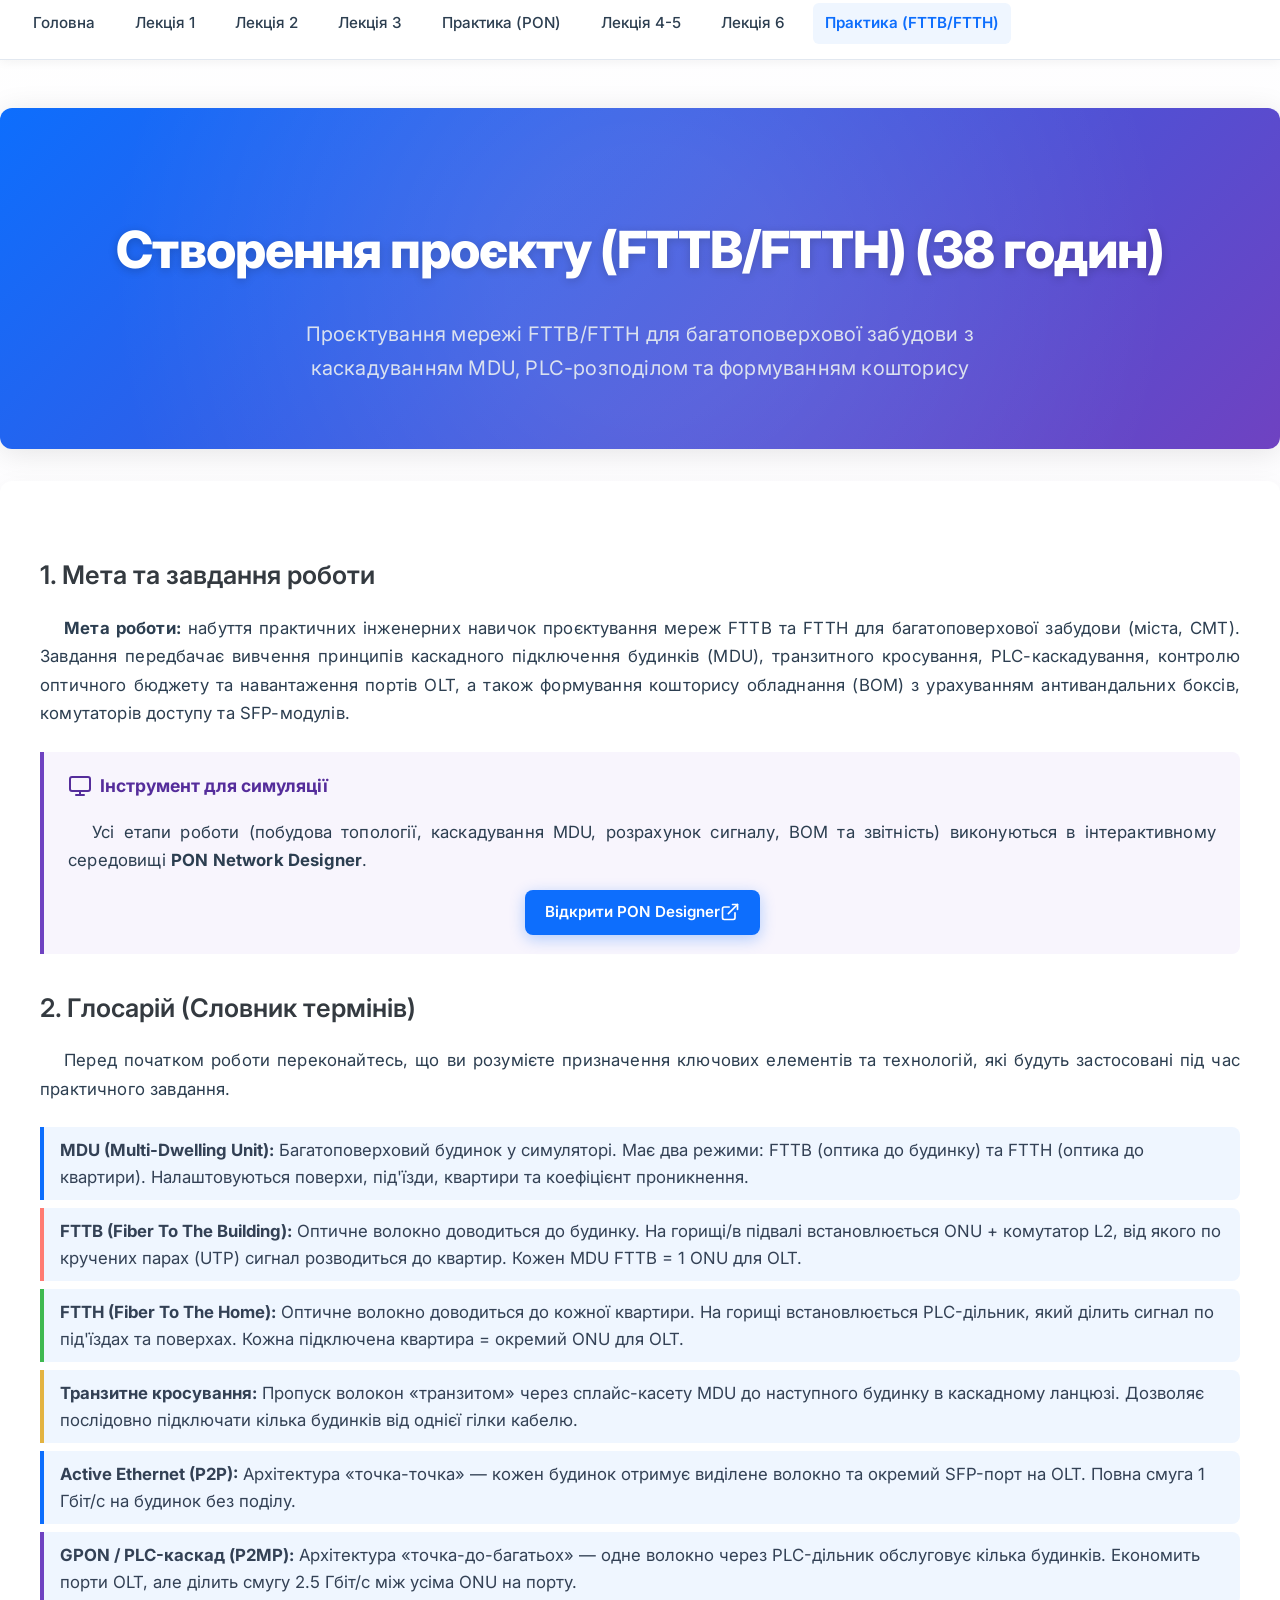
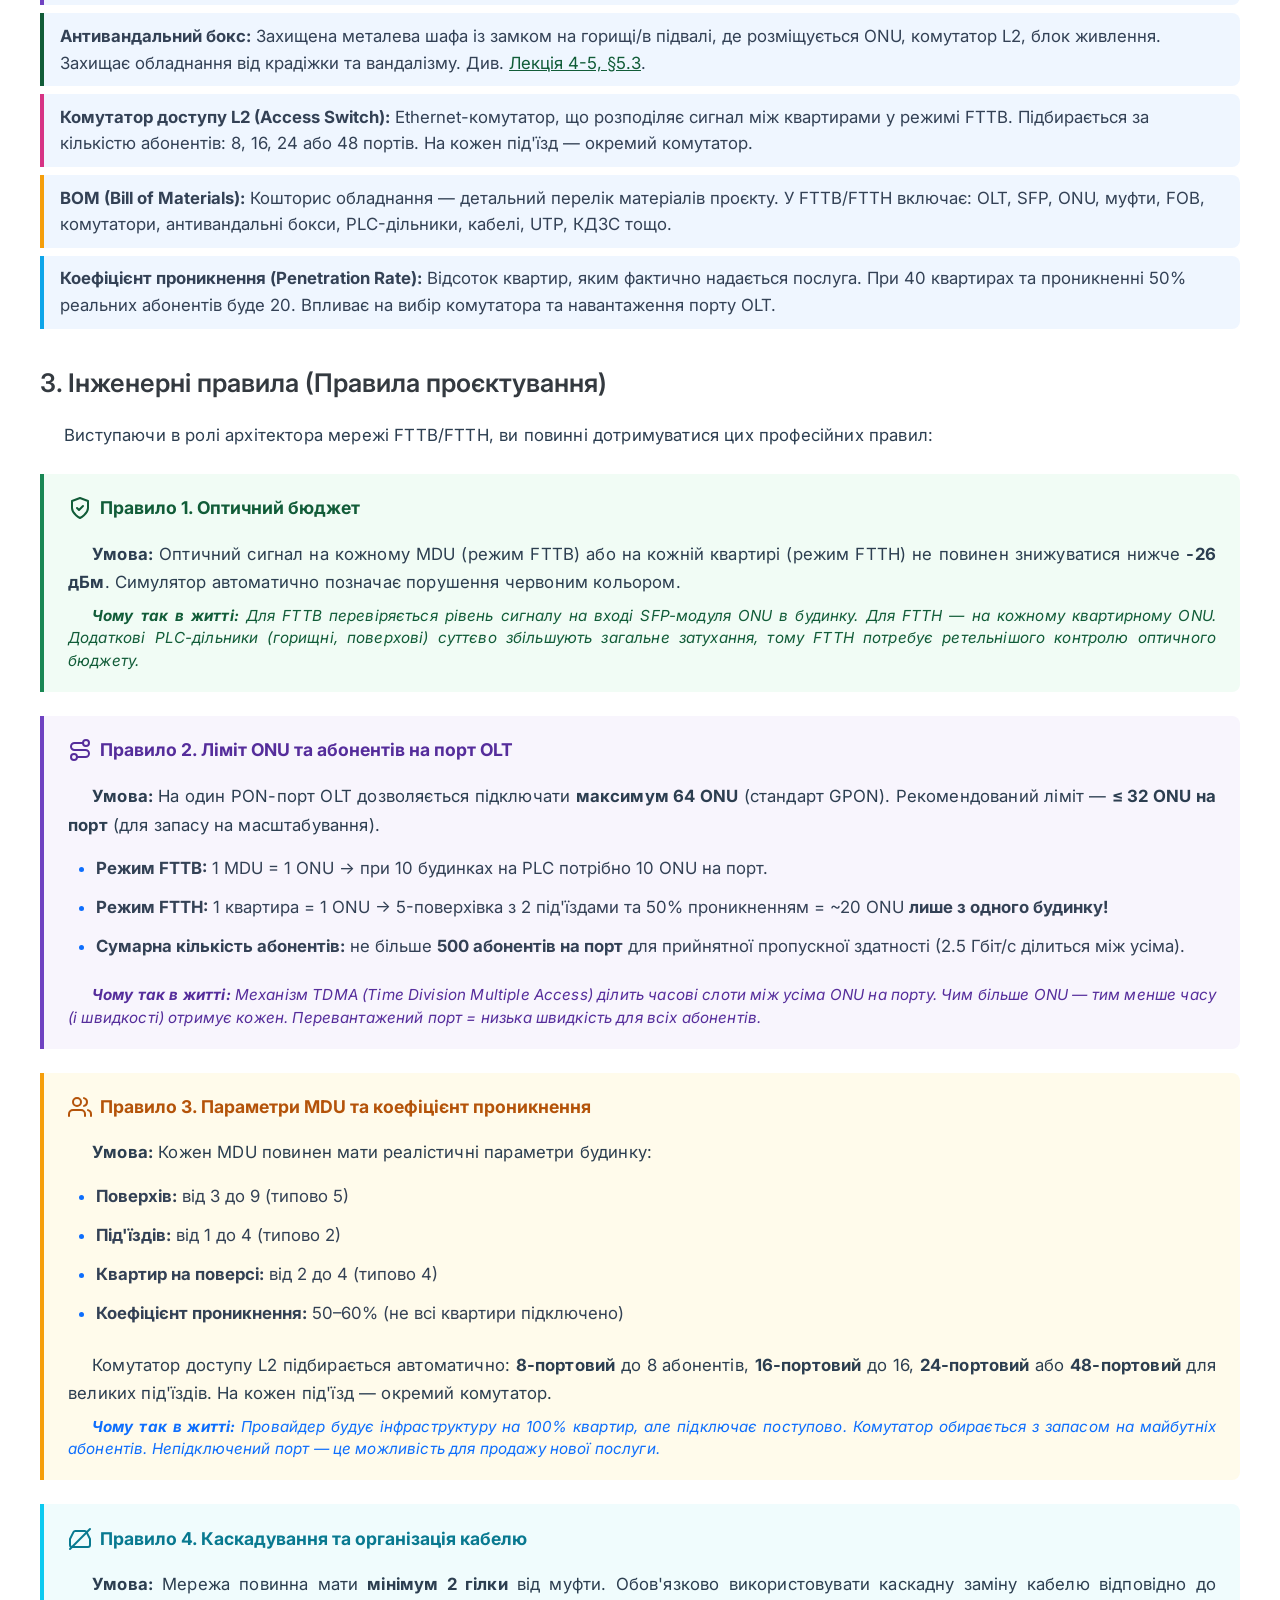
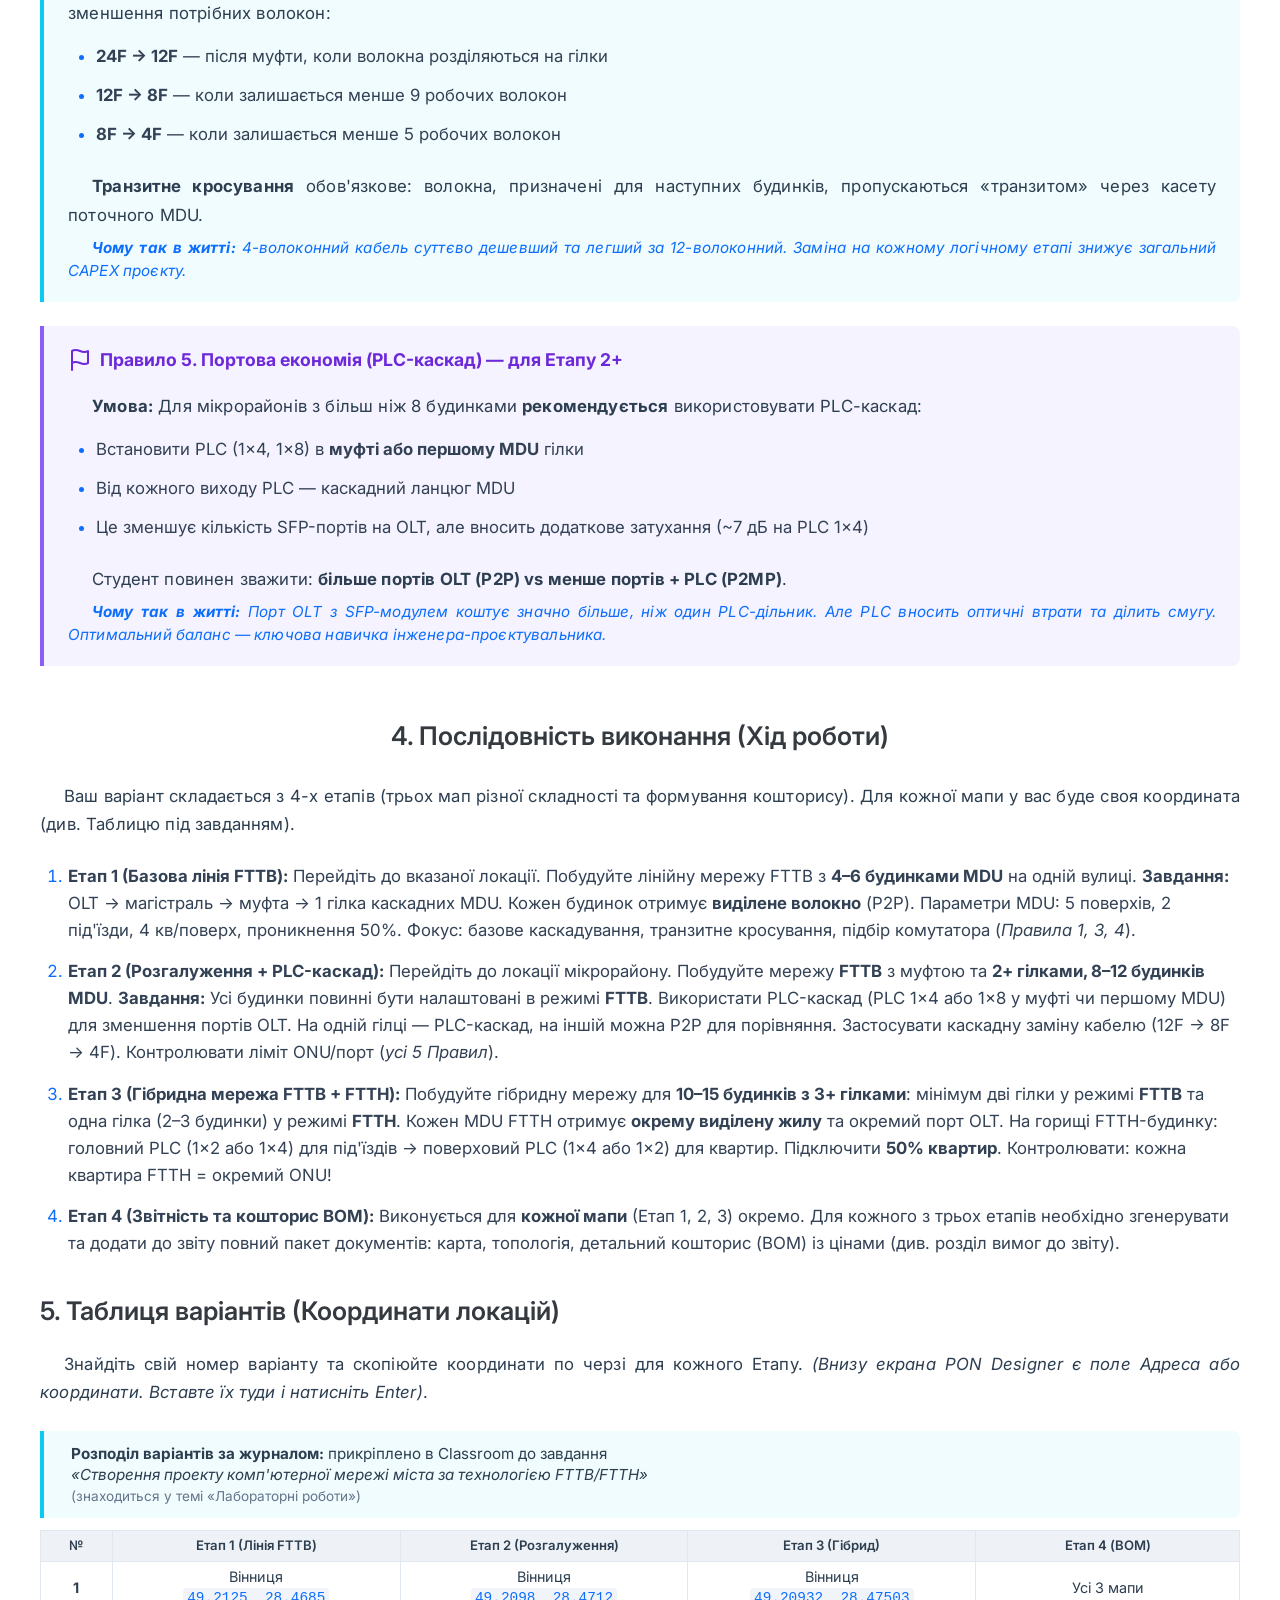
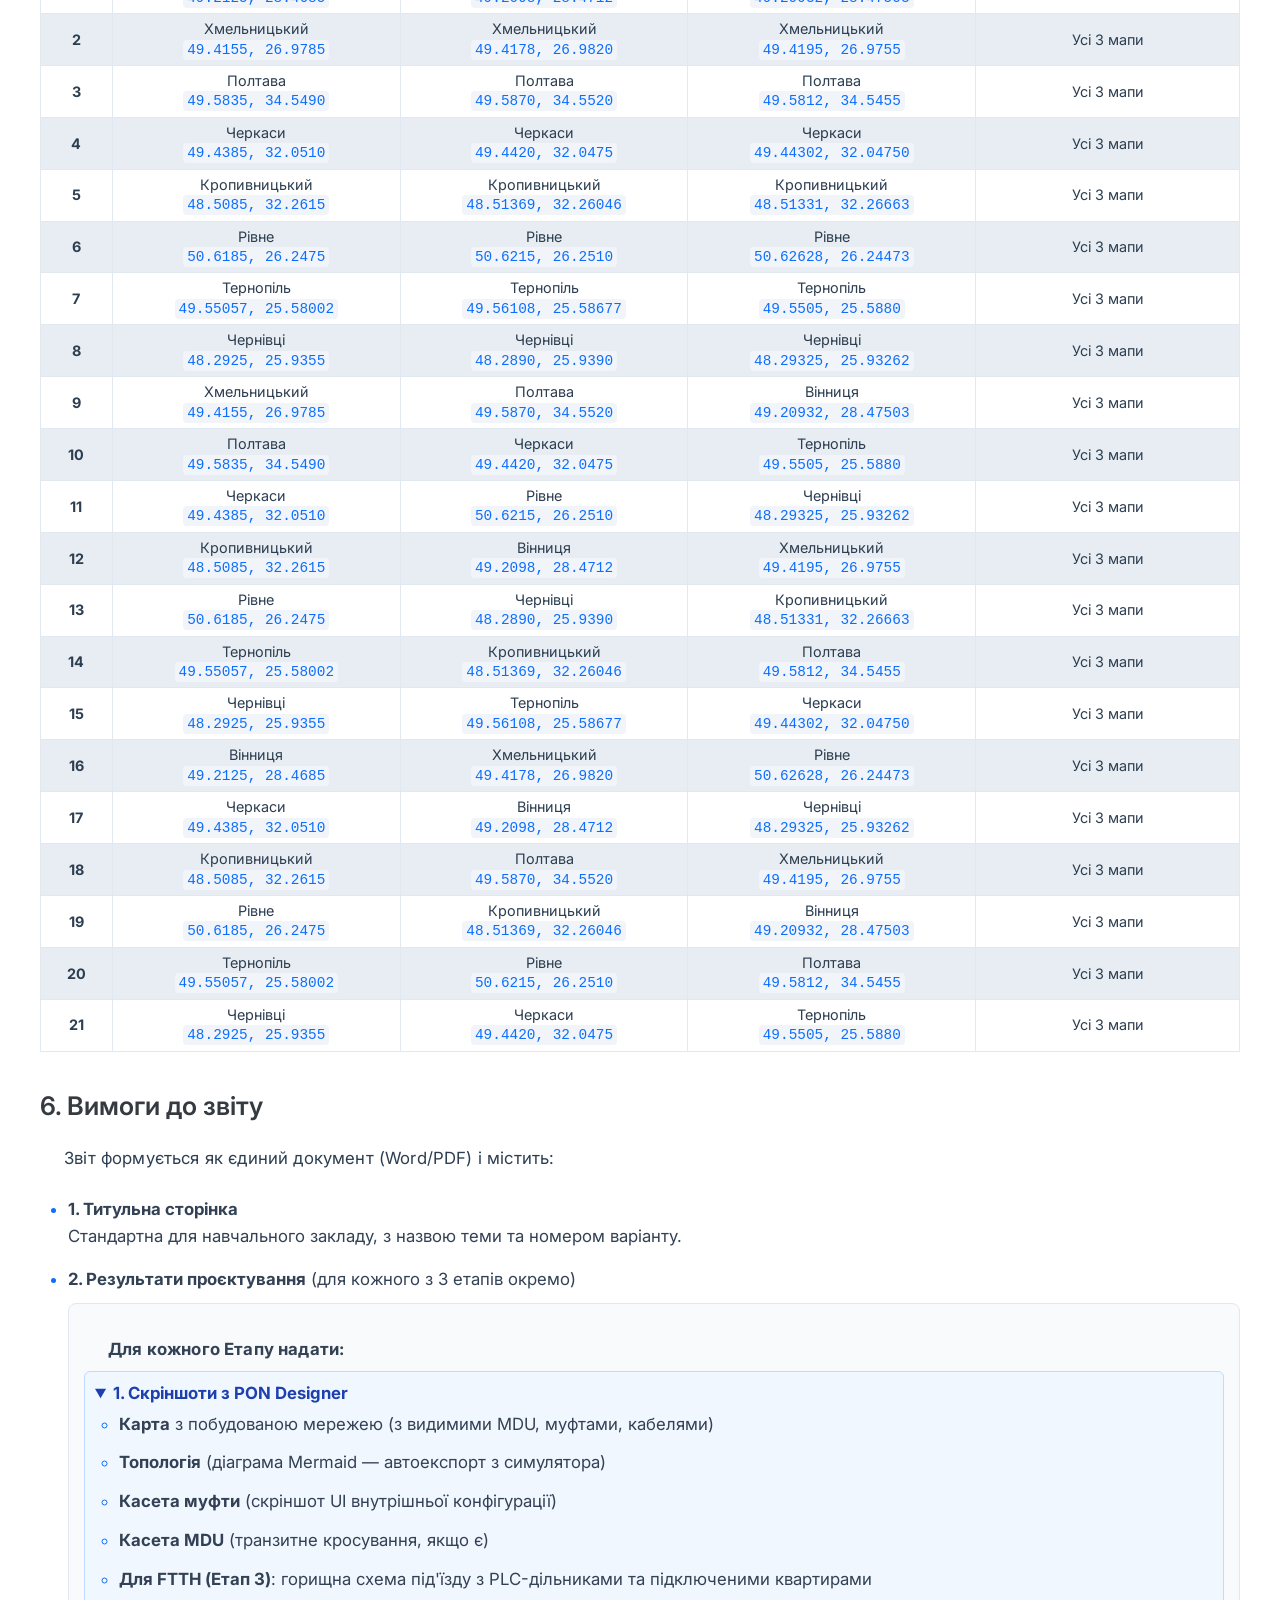
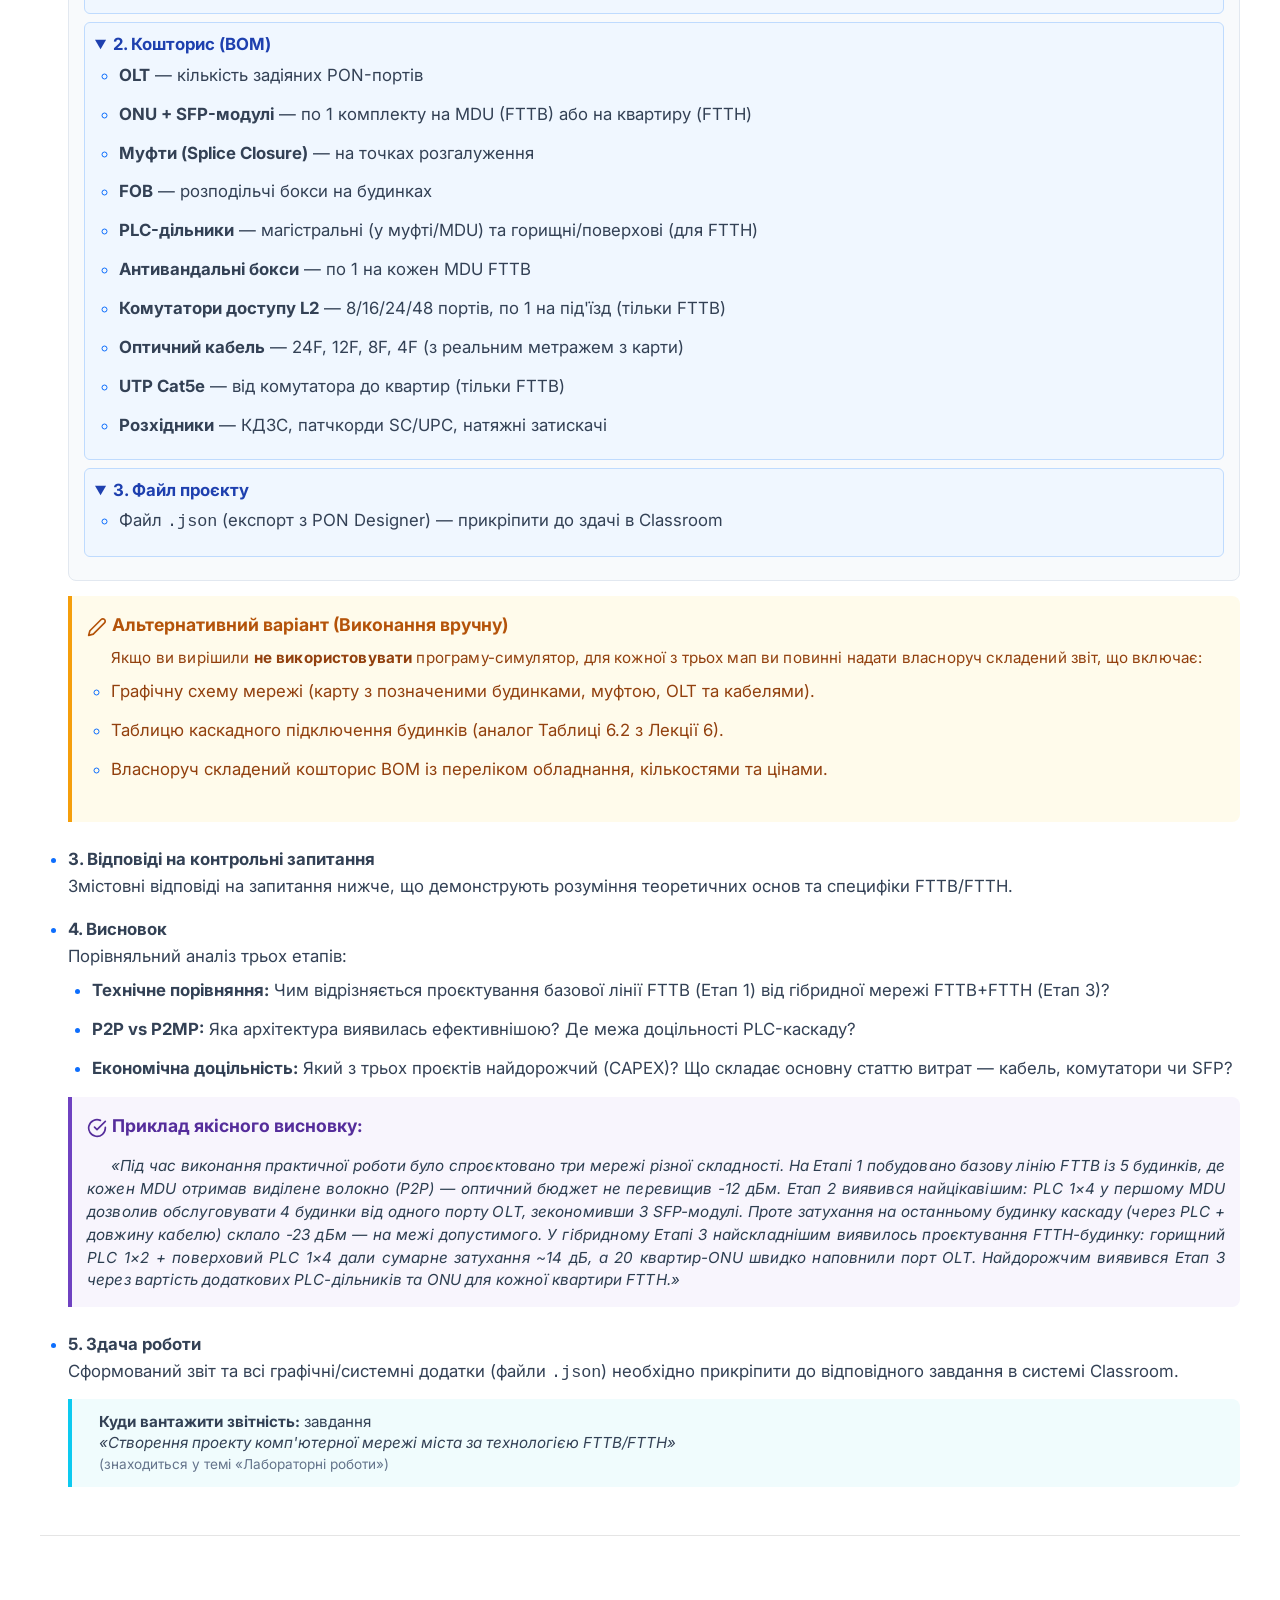
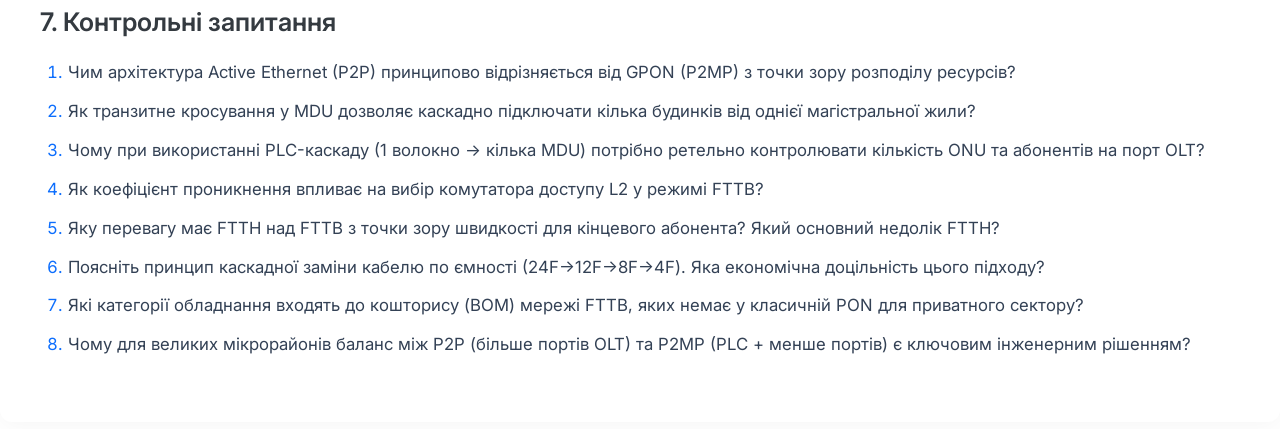
<file: Practice2.html>
<!DOCTYPE html>
<html lang="uk">
<head>
    <meta charset="UTF-8">
    <meta name="viewport" content="width=device-width, initial-scale=1.0">
    <title>Практична робота №2 (FTTB/FTTH) - Комп'ютерні мережі</title>
    <link rel="stylesheet" href="style.css">
    <style>
        .icon-svg { margin-right: 8px; vertical-align: bottom; }
        .rule-explanation { font-size: 0.95rem; font-style: italic; margin-top: 8px; line-height: 1.5; }
        .modern-alert.Energy .rule-explanation { color: #115c38; }
        .modern-alert.Tech .rule-explanation { color: #552d9b; }
        .modern-alert .rule-explanation { color: #0d6efd; }
        .glossary-grid { display: grid; grid-template-columns: repeat(auto-fit, minmax(280px, 1fr)); gap: 15px; margin-bottom: 2rem; }
        .glossary-card { background: var(--bg-card); padding: 15px; border-radius: 8px; box-shadow: var(--shadow-sm); border-left: 4px solid var(--primary-color); }
        .glossary-title { font-weight: 600; color: var(--text-color); margin-bottom: 5px; display: block; }
        .glossary-desc { font-size: 0.9rem; color: var(--text-muted); line-height: 1.4; }
        .breadcrumb-nav { font-size: 0.95rem; color: var(--text-muted); display: flex; align-items: center; flex-wrap: wrap; gap: 8px; margin-top: 1.5rem; margin-bottom: -1.5rem; max-width: 1400px; width: calc(100% - 4rem); margin-left: auto; margin-right: auto;}
        .breadcrumb-nav a { color: var(--primary-color); text-decoration: none; font-weight: 500;}
        .breadcrumb-nav a:hover { text-decoration: underline; }
        
        .pagination-container { margin-top: 2rem; margin-bottom: 3rem; background: transparent; box-shadow: none; display: flex; justify-content: space-between; align-items: center; flex-wrap: wrap; gap: 1rem; }
        .pagination-btn { display: inline-flex; align-items: center; gap: 8px; padding: 12px 20px; border-radius: 8px; font-weight: 600; text-decoration: none; transition: all 0.3s ease; }
        .pagination-prev { background-color: var(--bg-card); color: var(--text-color); box-shadow: var(--shadow-sm); border: 1px solid rgba(0,0,0,0.05); }
        .pagination-prev:hover { transform: translateX(-5px); box-shadow: var(--shadow-md); }
        .pagination-next { background-color: var(--primary-color); color: white; box-shadow: 0 4px 15px rgba(13, 110, 253, 0.3); }
        .pagination-next:hover { transform: translateX(5px); box-shadow: 0 6px 20px rgba(13, 110, 253, 0.4); opacity: 0.9; }
    </style>
</head>
<body class="home-page">

    <!-- Global Navigation Bar -->
    <nav class="global-navbar">
        <ul class="global-nav-container">
            <li class="global-nav-item"><a href="index.html" class="global-nav-link"><i class="fa-solid fa-home" style="margin-right:5px"></i>Головна</a></li>
            <li class="global-nav-item"><a href="Lection1.html" class="global-nav-link">Лекція 1</a></li>
            <li class="global-nav-item"><a href="Lection2.html" class="global-nav-link">Лекція 2</a></li>
            <li class="global-nav-item"><a href="Lection3.html" class="global-nav-link">Лекція 3</a></li>
            <li class="global-nav-item"><a href="Practice1.html" class="global-nav-link">Практика (PON)</a></li>
            <li class="global-nav-item"><a href="Lection4-5.html" class="global-nav-link">Лекція 4-5</a></li>
            <li class="global-nav-item"><a href="Lection6.html" class="global-nav-link">Лекція 6</a></li>
            <li class="global-nav-item"><a href="Practice2.html" class="global-nav-link active">Практика (FTTB/FTTH)</a></li>
        </ul>
    </nav>

    <header class="hero" style="border-radius: 12px; max-width: 1400px; margin: 3rem auto 2rem; padding: 4rem 2rem;">
        <h1 style="border: none;">Створення проєкту (FTTB/FTTH) (38 годин)</h1>
        <p>Проєктування мережі FTTB/FTTH для багатоповерхової забудови з каскадуванням MDU, PLC-розподілом та формуванням кошторису</p>
    </header>

    <div class="container">
        
        <h2>1. Мета та завдання роботи</h2>
        <p><strong>Мета роботи:</strong> набуття практичних інженерних навичок проєктування мереж FTTB та FTTH для багатоповерхової забудови (міста, СМТ). Завдання передбачає вивчення принципів каскадного підключення будинків (MDU), транзитного кросування, PLC-каскадування, контролю оптичного бюджету та навантаження портів OLT, а також формування кошторису обладнання (BOM) з урахуванням антивандальних боксів, комутаторів доступу та SFP-модулів.</p>

        <div class="modern-alert Tech">
            <h4>
                <svg class="icon-svg" width="24" height="24" viewBox="0 0 24 24" fill="none" stroke="currentColor" stroke-width="2" stroke-linecap="round" stroke-linejoin="round"><rect x="2" y="3" width="20" height="14" rx="2" ry="2"/><line x1="8" y1="21" x2="16" y2="21"/><line x1="12" y1="17" x2="12" y2="21"/></svg>
                Інструмент для симуляції
            </h4>
            <p>Усі етапи роботи (побудова топології, каскадування MDU, розрахунок сигналу, BOM та звітність) виконуються в інтерактивному середовищі <strong>PON Network Designer</strong>.</p>
            <div style="margin-top: 15px; text-align: center;">
                <a href="https://shchensnevych.github.io/pon-network-designer/pon-app/" target="_blank" class="nav-link pagination-next" style="display: inline-flex; width: auto; margin: 0 auto;">
                    Відкрити PON Designer
                    <svg width="20" height="20" viewBox="0 0 24 24" fill="none" stroke="currentColor" stroke-width="2" stroke-linecap="round" stroke-linejoin="round"><path d="M18 13v6a2 2 0 0 1-2 2H5a2 2 0 0 1-2-2V8a2 2 0 0 1 2-2h6"></path><polyline points="15 3 21 3 21 9"></polyline><line x1="10" y1="14" x2="21" y2="3"></line></svg>
                </a>
            </div>
        </div>

        <h2>2. Глосарій (Словник термінів)</h2>
        <p>Перед початком роботи переконайтесь, що ви розумієте призначення ключових елементів та технологій, які будуть застосовані під час практичного завдання.</p>
        
        <ul style="list-style: none; padding: 0; display: flex; flex-direction: column; gap: 8px; margin-bottom: 2rem;">
            <li class="definition-block" style="margin: 0; padding: 0.6rem 1rem;">
                <strong>MDU (Multi-Dwelling Unit):</strong> Багатоповерховий будинок у симуляторі. Має два режими: FTTB (оптика до будинку) та FTTH (оптика до квартири). Налаштовуються поверхи, під'їзди, квартири та коефіцієнт проникнення.
            </li>
            <li class="definition-block" style="margin: 0; padding: 0.6rem 1rem; border-left-color: #ff7b72;">
                <strong>FTTB (Fiber To The Building):</strong> Оптичне волокно доводиться до будинку. На горищі/в підвалі встановлюється ONU + комутатор L2, від якого по кручених парах (UTP) сигнал розводиться до квартир. Кожен MDU FTTB = 1 ONU для OLT.
            </li>
            <li class="definition-block" style="margin: 0; padding: 0.6rem 1rem; border-left-color: #3fb950;">
                <strong>FTTH (Fiber To The Home):</strong> Оптичне волокно доводиться до кожної квартири. На горищі встановлюється PLC-дільник, який ділить сигнал по під'їздах та поверхах. Кожна підключена квартира = окремий ONU для OLT.
            </li>
            <li class="definition-block" style="margin: 0; padding: 0.6rem 1rem; border-left-color: #e3b341;">
                <strong>Транзитне кросування:</strong> Пропуск волокон «транзитом» через сплайс-касету MDU до наступного будинку в каскадному ланцюзі. Дозволяє послідовно підключати кілька будинків від однієї гілки кабелю.
            </li>
            <li class="definition-block" style="margin: 0; padding: 0.6rem 1rem; border-left-color: #0d6efd;">
                <strong>Active Ethernet (P2P):</strong> Архітектура «точка-точка» — кожен будинок отримує виділене волокно та окремий SFP-порт на OLT. Повна смуга 1 Гбіт/с на будинок без поділу.
            </li>
            <li class="definition-block" style="margin: 0; padding: 0.6rem 1rem; border-left-color: #6f42c1;">
                <strong>GPON / PLC-каскад (P2MP):</strong> Архітектура «точка-до-багатьох» — одне волокно через PLC-дільник обслуговує кілька будинків. Економить порти OLT, але ділить смугу 2.5 Гбіт/с між усіма ONU на порту.
            </li>
            <li class="definition-block" style="margin: 0; padding: 0.6rem 1rem; border-left-color: #115c38;">
                <strong>Антивандальний бокс:</strong> Захищена металева шафа із замком на горищі/в підвалі, де розміщується ONU, комутатор L2, блок живлення. Захищає обладнання від крадіжки та вандалізму. Див. <a href="Lection4-5.html#sec5-3" style="color: #115c38; text-decoration: underline;">Лекція 4-5, §5.3</a>.
            </li>
            <li class="definition-block" style="margin: 0; padding: 0.6rem 1rem; border-left-color: #d63384;">
                <strong>Комутатор доступу L2 (Access Switch):</strong> Ethernet-комутатор, що розподіляє сигнал між квартирами у режимі FTTB. Підбирається за кількістю абонентів: 8, 16, 24 або 48 портів. На кожен під'їзд — окремий комутатор.
            </li>
            <li class="definition-block" style="margin: 0; padding: 0.6rem 1rem; border-left-color: #f59e0b;">
                <strong>BOM (Bill of Materials):</strong> Кошторис обладнання — детальний перелік матеріалів проєкту. У FTTB/FTTH включає: OLT, SFP, ONU, муфти, FOB, комутатори, антивандальні бокси, PLC-дільники, кабелі, UTP, КДЗС тощо.
            </li>
            <li class="definition-block" style="margin: 0; padding: 0.6rem 1rem; border-left-color: #0ea5e9;">
                <strong>Коефіцієнт проникнення (Penetration Rate):</strong> Відсоток квартир, яким фактично надається послуга. При 40 квартирах та проникненні 50% реальних абонентів буде 20. Впливає на вибір комутатора та навантаження порту OLT.
            </li>
        </ul>

        <h2>3. Інженерні правила (Правила проєктування)</h2>
        <p>Виступаючи в ролі архітектора мережі FTTB/FTTH, ви повинні дотримуватися цих професійних правил:</p>

        <div class="modern-alert Energy">
            <h4><svg class="icon-svg" width="24" height="24" viewBox="0 0 24 24" fill="none" stroke="currentColor" stroke-width="2" stroke-linecap="round" stroke-linejoin="round"><path d="M12 22s8-4 8-10V5l-8-3-8 3v7c0 6 8 10 8 10z"/><path d="m9 12 2 2 4-4"/></svg> Правило 1. Оптичний бюджет</h4>
            <p><strong>Умова:</strong> Оптичний сигнал на кожному MDU (режим FTTB) або на кожній квартирі (режим FTTH) не повинен знижуватися нижче <strong>-26 дБм</strong>. Симулятор автоматично позначає порушення червоним кольором.</p>
            <p class="rule-explanation"><strong>Чому так в житті:</strong> Для FTTB перевіряється рівень сигналу на вході SFP-модуля ONU в будинку. Для FTTH — на кожному квартирному ONU. Додаткові PLC-дільники (горищні, поверхові) суттєво збільшують загальне затухання, тому FTTH потребує ретельнішого контролю оптичного бюджету.</p>
        </div>

        <div class="modern-alert Tech">
            <h4><svg class="icon-svg" width="24" height="24" viewBox="0 0 24 24" fill="none" stroke="currentColor" stroke-width="2" stroke-linecap="round" stroke-linejoin="round"><circle cx="6" cy="19" r="3"/><path d="M9 19h8.5a3.5 3.5 0 0 0 0-7h-11a3.5 3.5 0 0 1 0-7H15"/><circle cx="18" cy="5" r="3"/></svg> Правило 2. Ліміт ONU та абонентів на порт OLT</h4>
            <p><strong>Умова:</strong> На один PON-порт OLT дозволяється підключати <strong>максимум 64 ONU</strong> (стандарт GPON). Рекомендований ліміт — <strong>≤ 32 ONU на порт</strong> (для запасу на масштабування).</p>
            <ul>
                <li><strong>Режим FTTB:</strong> 1 MDU = 1 ONU → при 10 будинках на PLC потрібно 10 ONU на порт.</li>
                <li><strong>Режим FTTH:</strong> 1 квартира = 1 ONU → 5-поверхівка з 2 під'їздами та 50% проникненням = ~20 ONU <strong>лише з одного будинку!</strong></li>
                <li><strong>Сумарна кількість абонентів:</strong> не більше <strong>500 абонентів на порт</strong> для прийнятної пропускної здатності (2.5 Гбіт/с ділиться між усіма).</li>
            </ul>
            <p class="rule-explanation"><strong>Чому так в житті:</strong> Механізм TDMA (Time Division Multiple Access) ділить часові слоти між усіма ONU на порту. Чим більше ONU — тим менше часу (і швидкості) отримує кожен. Перевантажений порт = низька швидкість для всіх абонентів.</p>
        </div>

        <div class="modern-alert Business">
            <h4><svg class="icon-svg" width="24" height="24" viewBox="0 0 24 24" fill="none" stroke="currentColor" stroke-width="2" stroke-linecap="round" stroke-linejoin="round"><path d="M17 21v-2a4 4 0 0 0-4-4H5a4 4 0 0 0-4 4v2"/><circle cx="9" cy="7" r="4"/><path d="M23 21v-2a4 4 0 0 0-3-3.87"/><path d="M16 3.13a4 4 0 0 1 0 7.75"/></svg> Правило 3. Параметри MDU та коефіцієнт проникнення</h4>
            <p><strong>Умова:</strong> Кожен MDU повинен мати реалістичні параметри будинку:</p>
            <ul>
                <li><strong>Поверхів:</strong> від 3 до 9 (типово 5)</li>
                <li><strong>Під'їздів:</strong> від 1 до 4 (типово 2)</li>
                <li><strong>Квартир на поверсі:</strong> від 2 до 4 (типово 4)</li>
                <li><strong>Коефіцієнт проникнення:</strong> 50–60% (не всі квартири підключено)</li>
            </ul>
            <p>Комутатор доступу L2 підбирається автоматично: <strong>8-портовий</strong> до 8 абонентів, <strong>16-портовий</strong> до 16, <strong>24-портовий</strong> або <strong>48-портовий</strong> для великих під'їздів. На кожен під'їзд — окремий комутатор.</p>
            <p class="rule-explanation"><strong>Чому так в житті:</strong> Провайдер будує інфраструктуру на 100% квартир, але підключає поступово. Комутатор обирається з запасом на майбутніх абонентів. Непідключений порт — це можливість для продажу нової послуги.</p>
        </div>

        <div class="modern-alert Info">
            <h4><svg class="icon-svg" width="24" height="24" viewBox="0 0 24 24" fill="none" stroke="currentColor" stroke-width="2" stroke-linecap="round" stroke-linejoin="round"><line x1="22" x2="2" y1="2" y2="22"/><path d="M5.45 5.11 2 12v6a2 2 0 0 0 2 2h16a2 2 0 0 0 2-2v-6l-3.45-6.89A2 2 0 0 0 16.76 4H7.24a2 2 0 0 0-1.79 1.11z"/></svg> Правило 4. Каскадування та організація кабелю</h4>
            <p><strong>Умова:</strong> Мережа повинна мати <strong>мінімум 2 гілки</strong> від муфти. Обов'язково використовувати каскадну заміну кабелю відповідно до зменшення потрібних волокон:</p>
            <ul>
                <li><strong>24F → 12F</strong> — після муфти, коли волокна розділяються на гілки</li>
                <li><strong>12F → 8F</strong> — коли залишається менше 9 робочих волокон</li>
                <li><strong>8F → 4F</strong> — коли залишається менше 5 робочих волокон</li>
            </ul>
            <p><strong>Транзитне кросування</strong> обов'язкове: волокна, призначені для наступних будинків, пропускаються «транзитом» через касету поточного MDU.</p>
            <p class="rule-explanation"><strong>Чому так в житті:</strong> 4-волоконний кабель суттєво дешевший та легший за 12-волоконний. Заміна на кожному логічному етапі знижує загальний CAPEX проєкту.</p>
        </div>

        <div class="modern-alert" style="border-left-color: #8b5cf6; background-color: #f5f3ff;">
            <h4 style="color: #6d28d9;"><svg class="icon-svg" width="24" height="24" viewBox="0 0 24 24" fill="none" stroke="currentColor" stroke-width="2" stroke-linecap="round" stroke-linejoin="round"><path d="M4 15s1-1 4-1 5 2 8 2 4-1 4-1V3s-1 1-4 1-5-2-8-2-4 1-4 1z"/><line x1="4" x2="4" y1="22" y2="15"/></svg> Правило 5. Портова економія (PLC-каскад) — для Етапу 2+</h4>
            <p><strong>Умова:</strong> Для мікрорайонів з більш ніж 8 будинками <strong>рекомендується</strong> використовувати PLC-каскад:</p>
            <ul>
                <li>Встановити PLC (1×4, 1×8) в <strong>муфті або першому MDU</strong> гілки</li>
                <li>Від кожного виходу PLC — каскадний ланцюг MDU</li>
                <li>Це зменшує кількість SFP-портів на OLT, але вносить додаткове затухання (~7 дБ на PLC 1×4)</li>
            </ul>
            <p>Студент повинен зважити: <strong>більше портів OLT (P2P) vs менше портів + PLC (P2MP)</strong>.</p>
            <p class="rule-explanation"><strong>Чому так в житті:</strong> Порт OLT з SFP-модулем коштує значно більше, ніж один PLC-дільник. Але PLC вносить оптичні втрати та ділить смугу. Оптимальний баланс — ключова навичка інженера-проєктувальника.</p>
        </div>

        <h2 style="text-align: center; margin-top: 3rem; margin-bottom: 1.5rem;">4. Послідовність виконання (Хід роботи)</h2>
        <p>Ваш варіант складається з 4-х етапів (трьох мап різної складності та формування кошторису). Для кожної мапи у вас буде своя координата (див. Таблицю під завданням).</p>

        <ol style="margin-bottom: 2rem;">
            <li style="margin-bottom: 15px;"><strong>Етап 1 (Базова лінія FTTB):</strong> Перейдіть до вказаної локації. Побудуйте лінійну мережу FTTB з <strong>4–6 будинками MDU</strong> на одній вулиці. <strong>Завдання:</strong> OLT → магістраль → муфта → 1 гілка каскадних MDU. Кожен будинок отримує <strong>виділене волокно</strong> (P2P). Параметри MDU: 5 поверхів, 2 під'їзди, 4 кв/поверх, проникнення 50%. Фокус: базове каскадування, транзитне кросування, підбір комутатора (<em>Правила 1, 3, 4</em>).</li>
            <li style="margin-bottom: 15px;"><strong>Етап 2 (Розгалуження + PLC-каскад):</strong> Перейдіть до локації мікрорайону. Побудуйте мережу <strong>FTTB</strong> з муфтою та <strong>2+ гілками, 8–12 будинків MDU</strong>. <strong>Завдання:</strong> Усі будинки повинні бути налаштовані в режимі <strong>FTTB</strong>. Використати PLC-каскад (PLC 1×4 або 1×8 у муфті чи першому MDU) для зменшення портів OLT. На одній гілці — PLC-каскад, на іншій можна P2P для порівняння. Застосувати каскадну заміну кабелю (12F → 8F → 4F). Контролювати ліміт ONU/порт (<em>усі 5 Правил</em>).</li>
            <li style="margin-bottom: 15px;"><strong>Етап 3 (Гібридна мережа FTTB + FTTH):</strong> Побудуйте гібридну мережу для <strong>10–15 будинків з 3+ гілками</strong>: мінімум дві гілки у режимі <strong>FTTB</strong> та одна гілка (2–3 будинки) у режимі <strong>FTTH</strong>. Кожен MDU FTTH отримує <strong>окрему виділену жилу</strong> та окремий порт OLT. На горищі FTTH-будинку: головний PLC (1×2 або 1×4) для під'їздів → поверховий PLC (1×4 або 1×2) для квартир. Підключити <strong>50% квартир</strong>. Контролювати: кожна квартира FTTH = окремий ONU!</li>
            <li><strong>Етап 4 (Звітність та кошторис BOM):</strong> Виконується для <strong>кожної мапи</strong> (Етап 1, 2, 3) окремо. Для кожного з трьох етапів необхідно згенерувати та додати до звіту повний пакет документів: карта, топологія, детальний кошторис (BOM) із цінами (див. розділ вимог до звіту).</li>
        </ol>

        <h2>5. Таблиця варіантів (Координати локацій)</h2>
        <p>Знайдіть свій номер варіанту та скопіюйте координати по черзі для кожного Етапу. <em>(Внизу екрана PON Designer є поле <i class="fa-solid fa-magnifying-glass" style="color:var(--text-muted)"></i> Адреса або координати. Вставте їх туди і натисніть Enter)</em>.</p>
        
        <div class="modern-alert Info compact">
            <i class="fa-solid fa-chalkboard-user"></i>
            <div>
                <strong>Розподіл варіантів за журналом:</strong> прикріплено в Classroom до завдання<br>
                <em>«Створення проекту комп'ютерної мережі міста за технологією FTTB/FTTH»</em><br>
                <span style="color: var(--text-muted); font-size: 0.85rem;">(знаходиться у темі «Лабораторні роботи»)</span>
            </div>
        </div>
        
        <div class="table-responsive">
            <table class="sim-table" style="font-size: 0.9rem;">
                <thead>
                    <tr>
                        <th style="width: 6%;">№</th>
                        <th style="width: 24%;">Етап 1 (Лінія FTTB)</th>
                        <th style="width: 24%;">Етап 2 (Розгалуження)</th>
                        <th style="width: 24%;">Етап 3 (Гібрид)</th>
                        <th style="width: 22%;">Етап 4 (BOM)</th>
                    </tr>
                </thead>
                <tbody>
                    <tr>
                        <td style="font-weight: bold; text-align: center;">1</td>
                        <td>Вінниця<br> <code style="background: #f1f5f9; padding: 2px 4px; border-radius: 4px; color: #0d6efd;">49.2125, 28.4685</code></td>
                        <td>Вінниця<br> <code style="background: #f1f5f9; padding: 2px 4px; border-radius: 4px; color: #0d6efd;">49.2098, 28.4712</code></td>
                        <td>Вінниця<br> <code style="background: #f1f5f9; padding: 2px 4px; border-radius: 4px; color: #0d6efd;">49.20932, 28.47503</code></td>
                        <td style="text-align: center;">Усі 3 мапи</td>
                    </tr>
                    <tr>
                        <td style="font-weight: bold; text-align: center;">2</td>
                        <td>Хмельницький<br> <code style="background: #f1f5f9; padding: 2px 4px; border-radius: 4px; color: #0d6efd;">49.4155, 26.9785</code></td>
                        <td>Хмельницький<br> <code style="background: #f1f5f9; padding: 2px 4px; border-radius: 4px; color: #0d6efd;">49.4178, 26.9820</code></td>
                        <td>Хмельницький<br> <code style="background: #f1f5f9; padding: 2px 4px; border-radius: 4px; color: #0d6efd;">49.4195, 26.9755</code></td>
                        <td style="text-align: center;">Усі 3 мапи</td>
                    </tr>
                    <tr>
                        <td style="font-weight: bold; text-align: center;">3</td>
                        <td>Полтава<br> <code style="background: #f1f5f9; padding: 2px 4px; border-radius: 4px; color: #0d6efd;">49.5835, 34.5490</code></td>
                        <td>Полтава<br> <code style="background: #f1f5f9; padding: 2px 4px; border-radius: 4px; color: #0d6efd;">49.5870, 34.5520</code></td>
                        <td>Полтава<br> <code style="background: #f1f5f9; padding: 2px 4px; border-radius: 4px; color: #0d6efd;">49.5812, 34.5455</code></td>
                        <td style="text-align: center;">Усі 3 мапи</td>
                    </tr>
                    <tr>
                        <td style="font-weight: bold; text-align: center;">4</td>
                        <td>Черкаси<br> <code style="background: #f1f5f9; padding: 2px 4px; border-radius: 4px; color: #0d6efd;">49.4385, 32.0510</code></td>
                        <td>Черкаси<br> <code style="background: #f1f5f9; padding: 2px 4px; border-radius: 4px; color: #0d6efd;">49.4420, 32.0475</code></td>
                        <td>Черкаси<br> <code style="background: #f1f5f9; padding: 2px 4px; border-radius: 4px; color: #0d6efd;">49.44302, 32.04750</code></td>
                        <td style="text-align: center;">Усі 3 мапи</td>
                    </tr>
                    <tr>
                        <td style="font-weight: bold; text-align: center;">5</td>
                        <td>Кропивницький<br> <code style="background: #f1f5f9; padding: 2px 4px; border-radius: 4px; color: #0d6efd;">48.5085, 32.2615</code></td>
                        <td>Кропивницький<br> <code style="background: #f1f5f9; padding: 2px 4px; border-radius: 4px; color: #0d6efd;">48.51369, 32.26046</code></td>
                        <td>Кропивницький<br> <code style="background: #f1f5f9; padding: 2px 4px; border-radius: 4px; color: #0d6efd;">48.51331, 32.26663</code></td>
                        <td style="text-align: center;">Усі 3 мапи</td>
                    </tr>
                    <tr>
                        <td style="font-weight: bold; text-align: center;">6</td>
                        <td>Рівне<br> <code style="background: #f1f5f9; padding: 2px 4px; border-radius: 4px; color: #0d6efd;">50.6185, 26.2475</code></td>
                        <td>Рівне<br> <code style="background: #f1f5f9; padding: 2px 4px; border-radius: 4px; color: #0d6efd;">50.6215, 26.2510</code></td>
                        <td>Рівне<br> <code style="background: #f1f5f9; padding: 2px 4px; border-radius: 4px; color: #0d6efd;">50.62628, 26.24473</code></td>
                        <td style="text-align: center;">Усі 3 мапи</td>
                    </tr>
                    <tr>
                        <td style="font-weight: bold; text-align: center;">7</td>
                        <td>Тернопіль<br> <code style="background: #f1f5f9; padding: 2px 4px; border-radius: 4px; color: #0d6efd;">49.55057, 25.58002</code></td>
                        <td>Тернопіль<br> <code style="background: #f1f5f9; padding: 2px 4px; border-radius: 4px; color: #0d6efd;">49.56108, 25.58677</code></td>
                        <td>Тернопіль<br> <code style="background: #f1f5f9; padding: 2px 4px; border-radius: 4px; color: #0d6efd;">49.5505, 25.5880</code></td>
                        <td style="text-align: center;">Усі 3 мапи</td>
                    </tr>
                    <tr>
                        <td style="font-weight: bold; text-align: center;">8</td>
                        <td>Чернівці<br> <code style="background: #f1f5f9; padding: 2px 4px; border-radius: 4px; color: #0d6efd;">48.2925, 25.9355</code></td>
                        <td>Чернівці<br> <code style="background: #f1f5f9; padding: 2px 4px; border-radius: 4px; color: #0d6efd;">48.2890, 25.9390</code></td>
                        <td>Чернівці<br> <code style="background: #f1f5f9; padding: 2px 4px; border-radius: 4px; color: #0d6efd;">48.29325, 25.93262</code></td>
                        <td style="text-align: center;">Усі 3 мапи</td>
                    </tr>
                    <!-- Рандомізовані варіанти -->
                    <tr>
                        <td style="font-weight: bold; text-align: center;">9</td>
                        <td>Хмельницький<br> <code style="background: #f1f5f9; padding: 2px 4px; border-radius: 4px; color: #0d6efd;">49.4155, 26.9785</code></td>
                        <td>Полтава<br> <code style="background: #f1f5f9; padding: 2px 4px; border-radius: 4px; color: #0d6efd;">49.5870, 34.5520</code></td>
                        <td>Вінниця<br> <code style="background: #f1f5f9; padding: 2px 4px; border-radius: 4px; color: #0d6efd;">49.20932, 28.47503</code></td>
                        <td style="text-align: center;">Усі 3 мапи</td>
                    </tr>
                    <tr>
                        <td style="font-weight: bold; text-align: center;">10</td>
                        <td>Полтава<br> <code style="background: #f1f5f9; padding: 2px 4px; border-radius: 4px; color: #0d6efd;">49.5835, 34.5490</code></td>
                        <td>Черкаси<br> <code style="background: #f1f5f9; padding: 2px 4px; border-radius: 4px; color: #0d6efd;">49.4420, 32.0475</code></td>
                        <td>Тернопіль<br> <code style="background: #f1f5f9; padding: 2px 4px; border-radius: 4px; color: #0d6efd;">49.5505, 25.5880</code></td>
                        <td style="text-align: center;">Усі 3 мапи</td>
                    </tr>
                    <tr>
                        <td style="font-weight: bold; text-align: center;">11</td>
                        <td>Черкаси<br> <code style="background: #f1f5f9; padding: 2px 4px; border-radius: 4px; color: #0d6efd;">49.4385, 32.0510</code></td>
                        <td>Рівне<br> <code style="background: #f1f5f9; padding: 2px 4px; border-radius: 4px; color: #0d6efd;">50.6215, 26.2510</code></td>
                        <td>Чернівці<br> <code style="background: #f1f5f9; padding: 2px 4px; border-radius: 4px; color: #0d6efd;">48.29325, 25.93262</code></td>
                        <td style="text-align: center;">Усі 3 мапи</td>
                    </tr>
                    <tr>
                        <td style="font-weight: bold; text-align: center;">12</td>
                        <td>Кропивницький<br> <code style="background: #f1f5f9; padding: 2px 4px; border-radius: 4px; color: #0d6efd;">48.5085, 32.2615</code></td>
                        <td>Вінниця<br> <code style="background: #f1f5f9; padding: 2px 4px; border-radius: 4px; color: #0d6efd;">49.2098, 28.4712</code></td>
                        <td>Хмельницький<br> <code style="background: #f1f5f9; padding: 2px 4px; border-radius: 4px; color: #0d6efd;">49.4195, 26.9755</code></td>
                        <td style="text-align: center;">Усі 3 мапи</td>
                    </tr>
                    <tr>
                        <td style="font-weight: bold; text-align: center;">13</td>
                        <td>Рівне<br> <code style="background: #f1f5f9; padding: 2px 4px; border-radius: 4px; color: #0d6efd;">50.6185, 26.2475</code></td>
                        <td>Чернівці<br> <code style="background: #f1f5f9; padding: 2px 4px; border-radius: 4px; color: #0d6efd;">48.2890, 25.9390</code></td>
                        <td>Кропивницький<br> <code style="background: #f1f5f9; padding: 2px 4px; border-radius: 4px; color: #0d6efd;">48.51331, 32.26663</code></td>
                        <td style="text-align: center;">Усі 3 мапи</td>
                    </tr>
                    <tr>
                        <td style="font-weight: bold; text-align: center;">14</td>
                        <td>Тернопіль<br> <code style="background: #f1f5f9; padding: 2px 4px; border-radius: 4px; color: #0d6efd;">49.55057, 25.58002</code></td>
                        <td>Кропивницький<br> <code style="background: #f1f5f9; padding: 2px 4px; border-radius: 4px; color: #0d6efd;">48.51369, 32.26046</code></td>
                        <td>Полтава<br> <code style="background: #f1f5f9; padding: 2px 4px; border-radius: 4px; color: #0d6efd;">49.5812, 34.5455</code></td>
                        <td style="text-align: center;">Усі 3 мапи</td>
                    </tr>
                    <tr>
                        <td style="font-weight: bold; text-align: center;">15</td>
                        <td>Чернівці<br> <code style="background: #f1f5f9; padding: 2px 4px; border-radius: 4px; color: #0d6efd;">48.2925, 25.9355</code></td>
                        <td>Тернопіль<br> <code style="background: #f1f5f9; padding: 2px 4px; border-radius: 4px; color: #0d6efd;">49.56108, 25.58677</code></td>
                        <td>Черкаси<br> <code style="background: #f1f5f9; padding: 2px 4px; border-radius: 4px; color: #0d6efd;">49.44302, 32.04750</code></td>
                        <td style="text-align: center;">Усі 3 мапи</td>
                    </tr>
                    <tr>
                        <td style="font-weight: bold; text-align: center;">16</td>
                        <td>Вінниця<br> <code style="background: #f1f5f9; padding: 2px 4px; border-radius: 4px; color: #0d6efd;">49.2125, 28.4685</code></td>
                        <td>Хмельницький<br> <code style="background: #f1f5f9; padding: 2px 4px; border-radius: 4px; color: #0d6efd;">49.4178, 26.9820</code></td>
                        <td>Рівне<br> <code style="background: #f1f5f9; padding: 2px 4px; border-radius: 4px; color: #0d6efd;">50.62628, 26.24473</code></td>
                        <td style="text-align: center;">Усі 3 мапи</td>
                    </tr>
                    <tr>
                        <td style="font-weight: bold; text-align: center;">17</td>
                        <td>Черкаси<br> <code style="background: #f1f5f9; padding: 2px 4px; border-radius: 4px; color: #0d6efd;">49.4385, 32.0510</code></td>
                        <td>Вінниця<br> <code style="background: #f1f5f9; padding: 2px 4px; border-radius: 4px; color: #0d6efd;">49.2098, 28.4712</code></td>
                        <td>Чернівці<br> <code style="background: #f1f5f9; padding: 2px 4px; border-radius: 4px; color: #0d6efd;">48.29325, 25.93262</code></td>
                        <td style="text-align: center;">Усі 3 мапи</td>
                    </tr>
                    <tr>
                        <td style="font-weight: bold; text-align: center;">18</td>
                        <td>Кропивницький<br> <code style="background: #f1f5f9; padding: 2px 4px; border-radius: 4px; color: #0d6efd;">48.5085, 32.2615</code></td>
                        <td>Полтава<br> <code style="background: #f1f5f9; padding: 2px 4px; border-radius: 4px; color: #0d6efd;">49.5870, 34.5520</code></td>
                        <td>Хмельницький<br> <code style="background: #f1f5f9; padding: 2px 4px; border-radius: 4px; color: #0d6efd;">49.4195, 26.9755</code></td>
                        <td style="text-align: center;">Усі 3 мапи</td>
                    </tr>
                    <tr>
                        <td style="font-weight: bold; text-align: center;">19</td>
                        <td>Рівне<br> <code style="background: #f1f5f9; padding: 2px 4px; border-radius: 4px; color: #0d6efd;">50.6185, 26.2475</code></td>
                        <td>Кропивницький<br> <code style="background: #f1f5f9; padding: 2px 4px; border-radius: 4px; color: #0d6efd;">48.51369, 32.26046</code></td>
                        <td>Вінниця<br> <code style="background: #f1f5f9; padding: 2px 4px; border-radius: 4px; color: #0d6efd;">49.20932, 28.47503</code></td>
                        <td style="text-align: center;">Усі 3 мапи</td>
                    </tr>
                    <tr>
                        <td style="font-weight: bold; text-align: center;">20</td>
                        <td>Тернопіль<br> <code style="background: #f1f5f9; padding: 2px 4px; border-radius: 4px; color: #0d6efd;">49.55057, 25.58002</code></td>
                        <td>Рівне<br> <code style="background: #f1f5f9; padding: 2px 4px; border-radius: 4px; color: #0d6efd;">50.6215, 26.2510</code></td>
                        <td>Полтава<br> <code style="background: #f1f5f9; padding: 2px 4px; border-radius: 4px; color: #0d6efd;">49.5812, 34.5455</code></td>
                        <td style="text-align: center;">Усі 3 мапи</td>
                    </tr>
                    <tr>
                        <td style="font-weight: bold; text-align: center;">21</td>
                        <td>Чернівці<br> <code style="background: #f1f5f9; padding: 2px 4px; border-radius: 4px; color: #0d6efd;">48.2925, 25.9355</code></td>
                        <td>Черкаси<br> <code style="background: #f1f5f9; padding: 2px 4px; border-radius: 4px; color: #0d6efd;">49.4420, 32.0475</code></td>
                        <td>Тернопіль<br> <code style="background: #f1f5f9; padding: 2px 4px; border-radius: 4px; color: #0d6efd;">49.5505, 25.5880</code></td>
                        <td style="text-align: center;">Усі 3 мапи</td>
                    </tr>
                </tbody>
            </table>
        </div>

        <h2>6. Вимоги до звіту</h2>
        <p>Звіт формується як єдиний документ (Word/PDF) і містить:</p>

        <ul style="margin-bottom: 2rem;">
            <li><strong>1. Титульна сторінка</strong><br>
                Стандартна для навчального закладу, з назвою теми та номером варіанту.</li>
            <li style="margin-top: 1rem;"><strong>2. Результати проєктування</strong> (для кожного з 3 етапів окремо)
                <div style="margin-top: 10px; border: 1px solid #e2e8f0; border-radius: 8px; padding: 15px; background: #f8fafc;">
                    <p style="margin-bottom: 8px;"><strong>Для кожного Етапу надати:</strong></p>

                    <details open style="margin-bottom: 8px; border: 1px solid #bfdbfe; border-radius: 6px; background: #f0f7ff; padding: 8px 10px;">
                        <summary style="cursor: pointer; font-weight: bold; color: #1e40af;">1. Скріншоти з PON Designer</summary>
                        <ul style="list-style-type: circle; padding-left: 1.5rem; margin-top: 4px; margin-bottom: 0;">
                            <li><strong>Карта</strong> з побудованою мережею (з видимими MDU, муфтами, кабелями)</li>
                            <li><strong>Топологія</strong> (діаграма Mermaid — автоекспорт з симулятора)</li>
                            <li><strong>Касета муфти</strong> (скріншот UI внутрішньої конфігурації)</li>
                            <li><strong>Касета MDU</strong> (транзитне кросування, якщо є)</li>
                            <li><strong>Для FTTH (Етап 3)</strong>: горищна схема під'їзду з PLC-дільниками та підключеними квартирами</li>
                        </ul>
                    </details>

                    <details open style="margin-bottom: 8px; border: 1px solid #bfdbfe; border-radius: 6px; background: #f0f7ff; padding: 8px 10px;">
                        <summary style="cursor: pointer; font-weight: bold; color: #1e40af;">2. Кошторис (BOM)</summary>
                        <ul style="list-style-type: circle; padding-left: 1.5rem; margin-top: 4px; margin-bottom: 0;">
                            <li><strong>OLT</strong> — кількість задіяних PON-портів</li>
                            <li><strong>ONU + SFP-модулі</strong> — по 1 комплекту на MDU (FTTB) або на квартиру (FTTH)</li>
                            <li><strong>Муфти (Splice Closure)</strong> — на точках розгалуження</li>
                            <li><strong>FOB</strong> — розподільчі бокси на будинках</li>
                            <li><strong>PLC-дільники</strong> — магістральні (у муфті/MDU) та горищні/поверхові (для FTTH)</li>
                            <li><strong>Антивандальні бокси</strong> — по 1 на кожен MDU FTTB</li>
                            <li><strong>Комутатори доступу L2</strong> — 8/16/24/48 портів, по 1 на під'їзд (тільки FTTB)</li>
                            <li><strong>Оптичний кабель</strong> — 24F, 12F, 8F, 4F (з реальним метражем з карти)</li>
                            <li><strong>UTP Cat5e</strong> — від комутатора до квартир (тільки FTTB)</li>
                            <li><strong>Розхідники</strong> — КДЗС, патчкорди SC/UPC, натяжні затискачі</li>
                        </ul>
                    </details>

                    <details open style="margin-bottom: 8px; border: 1px solid #bfdbfe; border-radius: 6px; background: #f0f7ff; padding: 8px 10px;">
                        <summary style="cursor: pointer; font-weight: bold; color: #1e40af;">3. Файл проєкту</summary>
                        <ul style="list-style-type: circle; padding-left: 1.5rem; margin-top: 4px; margin-bottom: 0;">
                            <li>Файл <code>.json</code> (експорт з PON Designer) — прикріпити до здачі в Classroom</li>
                        </ul>
                    </details>
                </div>
                <div class="modern-alert" style="margin-top: 15px; padding: 15px; border-left-color: #f59e0b; background-color: #fffbeb;">
                    <h4 style="color: #b45309; margin-bottom: 5px;"><svg class="icon-svg" width="20" height="20" viewBox="0 0 24 24" fill="none" stroke="currentColor" stroke-width="2" stroke-linecap="round" stroke-linejoin="round" style="margin-bottom: -3px; margin-right: 5px;"><path d="M17 3a2.828 2.828 0 1 1 4 4L7.5 20.5 2 22l1.5-5.5L17 3z"/></svg> Альтернативний варіант (Виконання вручну)</h4>
                    <p style="font-size: 0.95rem; line-height: 1.5; color: #92400e; margin-top: 8px;">
                        Якщо ви вирішили <strong>не використовувати</strong> програму-симулятор, для кожної з трьох мап ви повинні надати власноруч складений звіт, що включає:
                        <ul style="list-style-type: circle; padding-left: 1.5rem; margin-top: 0.5rem; color: #92400e; font-size: 0.95rem;">
                            <li>Графічну схему мережі (карту з позначеними будинками, муфтою, OLT та кабелями).</li>
                            <li>Таблицю каскадного підключення будинків (аналог Таблиці 6.2 з Лекції 6).</li>
                            <li>Власноруч складений кошторис BOM із переліком обладнання, кількостями та цінами.</li>
                        </ul>
                    </p>
                </div>
            </li>
            <li style="margin-top: 1rem;"><strong>3. Відповіді на контрольні запитання</strong><br>
                Змістовні відповіді на запитання нижче, що демонструють розуміння теоретичних основ та специфіки FTTB/FTTH.</li>
            <li style="margin-top: 1rem;"><strong>4. Висновок</strong><br>
                Порівняльний аналіз трьох етапів:
                <ul style="list-style-type: disc; padding-left: 1.5rem; margin-top: 0.5rem; margin-bottom: 0.5rem;">
                    <li><strong>Технічне порівняння:</strong> Чим відрізняється проєктування базової лінії FTTB (Етап 1) від гібридної мережі FTTB+FTTH (Етап 3)?</li>
                    <li><strong>P2P vs P2MP:</strong> Яка архітектура виявилась ефективнішою? Де межа доцільності PLC-каскаду?</li>
                    <li><strong>Економічна доцільність:</strong> Який з трьох проєктів найдорожчий (CAPEX)? Що складає основну статтю витрат — кабель, комутатори чи SFP?</li>
                </ul>
                <div class="modern-alert Tech" style="margin-top: 15px; padding: 15px;">
                    <h4><svg class="icon-svg" width="20" height="20" viewBox="0 0 24 24" fill="none" stroke="currentColor" stroke-width="2" stroke-linecap="round" stroke-linejoin="round" style="margin-bottom: -3px; margin-right: 5px;"><path d="M22 11.08V12a10 10 0 1 1-5.93-9.14"/><polyline points="22 4 12 14.01 9 11.01"/></svg> Приклад якісного висновку:</h4>
                    <p style="font-style: italic; font-size: 0.95rem; line-height: 1.5; color: var(--text-color);">
                        &laquo;Під час виконання практичної роботи було спроєктовано три мережі різної складності. На Етапі 1 побудовано базову лінію FTTB із 5 будинків, де кожен MDU отримав виділене волокно (P2P) — оптичний бюджет не перевищив -12 дБм. Етап 2 виявився найцікавішим: PLC 1×4 у першому MDU дозволив обслуговувати 4 будинки від одного порту OLT, зекономивши 3 SFP-модулі. Проте затухання на останньому будинку каскаду (через PLC + довжину кабелю) склало -23 дБм — на межі допустимого. У гібридному Етапі 3 найскладнішим виявилось проєктування FTTH-будинку: горищний PLC 1×2 + поверховий PLC 1×4 дали сумарне затухання ~14 дБ, а 20 квартир-ONU швидко наповнили порт OLT. Найдорожчим виявився Етап 3 через вартість додаткових PLC-дільників та ONU для кожної квартири FTTH.&raquo;
                    </p>
                </div>
            </li>
            <li style="margin-top: 1rem;"><strong>5. Здача роботи</strong><br>
                Сформований звіт та всі графічні/системні додатки (файли <code>.json</code>) необхідно прикріпити до відповідного завдання в системі Classroom.
                
                <div class="modern-alert Info compact" style="margin-bottom: 0;">
                    <i class="fa-solid fa-cloud-arrow-up"></i>
                    <div>
                        <strong>Куди вантажити звітність:</strong> завдання<br>
                        <em>«Створення проекту комп'ютерної мережі міста за технологією FTTB/FTTH»</em><br>
                        <span style="color: var(--text-muted); font-size: 0.85rem;">(знаходиться у темі «Лабораторні роботи»)</span>
                    </div>
                </div>
            </li>
        </ul>

        <div style="border-top: 1px solid rgba(0,0,0,0.1); margin-top: 3rem; padding-top: 2rem;">
            <h2>7. Контрольні запитання</h2>
            <ol>
                <li>Чим архітектура Active Ethernet (P2P) принципово відрізняється від GPON (P2MP) з точки зору розподілу ресурсів?</li>
                <li>Як транзитне кросування у MDU дозволяє каскадно підключати кілька будинків від однієї магістральної жили?</li>
                <li>Чому при використанні PLC-каскаду (1 волокно → кілька MDU) потрібно ретельно контролювати кількість ONU та абонентів на порт OLT?</li>
                <li>Як коефіцієнт проникнення впливає на вибір комутатора доступу L2 у режимі FTTB?</li>
                <li>Яку перевагу має FTTH над FTTB з точки зору швидкості для кінцевого абонента? Який основний недолік FTTH?</li>
                <li>Поясніть принцип каскадної заміни кабелю по ємності (24F→12F→8F→4F). Яка економічна доцільність цього підходу?</li>
                <li>Які категорії обладнання входять до кошторису (BOM) мережі FTTB, яких немає у класичній PON для приватного сектору?</li>
                <li>Чому для великих мікрорайонів баланс між P2P (більше портів OLT) та P2MP (PLC + менше портів) є ключовим інженерним рішенням?</li>
            </ol>
        </div>

    </div>

</body>
</html>
</file>
<file: style.css>
@import url('https://fonts.googleapis.com/css2?family=Inter:wght@400;500;600;700&display=swap');

*, *::before, *::after {
  box-sizing: border-box;
}

:root {
  --primary-color: #0d6efd;
  --primary-gradient: linear-gradient(135deg, #0d6efd 0%, #6f42c1 100%);
  --secondary-color: #6c757d;
  --bg-color: #f8f9fa;
  --text-color: #2c3e50;
  --text-muted: #64748b;
  --container-bg: #ffffff;
  --border-color: #e2e8f0;
  --hover-color: #f1f5f9;
  --glass-bg: rgba(255, 255, 255, 0.85);
  --glass-border: rgba(255, 255, 255, 0.4);
  --shadow-sm: 0 2px 8px rgba(0, 0, 0, 0.04);
  --shadow-md: 0 8px 24px rgba(13, 110, 253, 0.08);
  --shadow-hover: 0 12px 32px rgba(13, 110, 253, 0.12);
}

body {
  font-family: 'Inter', system-ui, -apple-system, BlinkMacSystemFont, 'Segoe UI', Roboto, sans-serif;
  line-height: 1.7;
  color: var(--text-color);
  background-color: var(--bg-color);
  margin: 0;
  padding: 0;
  -webkit-font-smoothing: antialiased;
  -moz-osx-font-smoothing: grayscale;
}

/* Основний контейнер для лекцій */
.container {
  max-width: 1400px;
  margin: 2rem auto;
  padding: 2.5rem;
  background-color: var(--container-bg);
  border-radius: 12px;
  box-shadow: 0 4px 24px rgba(0, 0, 0, 0.04);
}

/* Типографіка */

h1 {
  font-size: 2.2rem;
  font-weight: 700;
  color: var(--primary-color);
  margin-bottom: 1.5rem;
  border-bottom: 2px solid var(--border-color);
  padding-bottom: 0.5rem;
}

h2 {
  font-size: 1.6rem;
  font-weight: 600;
  margin-top: 2rem;
  margin-bottom: 1rem;
  color: #343a40;
}

h3 {
  font-size: 1.3rem;
  font-weight: 600;
  margin-top: 1.5rem;
  margin-bottom: 0.75rem;
  color: #495057;
}

p {
  margin-bottom: 1.5rem;
  font-size: 1.05rem;  
  text-indent: 1.5rem;
  text-align: justify;
  hyphens: auto;
  -webkit-hyphens: auto;
  -moz-hyphens: auto;
  letter-spacing: 0.01em;
}

ul, ol {
  margin-bottom: 1.5rem;
  padding-left: 1.75rem;
  color: #334155;
}

li {
  margin-bottom: 0.75rem;
  font-size: 1.05rem;
  line-height: 1.6;
}

li::marker {
  color: var(--primary-color);
}

/* Зображення та підписи */
.image-block {
  text-align: center;
  margin: 2rem 0;
}

.image-block img {
  max-width: 100%;
  height: auto;
  border-radius: 8px;
  box-shadow: 0 4px 16px rgba(0, 0, 0, 0.08);
  border: 1px solid var(--border-color);
}

.img-medium {
  max-width: 300px !important;
  display: inline-block;
}

.image-caption, .table-caption {
  text-align: center;
  font-style: italic;
  color: var(--secondary-color);
  margin-top: 0.75rem;
  font-size: 0.95rem;
}

.table-caption {
  text-align: center;
  text-indent: 0;
}

/* Вузькі довідкові таблиці (Таблиці 3.1, 3.2 тощо) */
.table-narrow {
  max-width: 480px;
  margin: 0 auto 1.5rem;
}
.table-narrow .sim-table {
  min-width: auto;
}
.table-narrow .sim-table th,
.table-narrow .sim-table td {
  white-space: normal;
  line-height: 1.3;
}

/* Середні таблиці (BOM, специфікації) */
.table-medium {
  max-width: 100%;
  margin: 0 auto 1.5rem;
}

.table-medium .sim-table {
  width: auto;
  min-width: auto;
  margin: 0 auto;
}

/* Таблиці */
.table-responsive {
  width: 100%;
  overflow-x: auto;
  -webkit-overflow-scrolling: touch;
  margin-bottom: 1.2rem;
}

.sim-table {
  width: 100%;
  border-collapse: collapse;
  margin: 0;
  font-size: 0.85rem;
  line-height: 1.35;
  min-width: 950px;
}

.sim-table th {
  background-color: #eef1f5;
  padding: 6px 8px;
  border: 1px solid var(--border-color);
  font-weight: 600;
  text-align: center;
  font-size: 0.82rem;
  white-space: nowrap;
}

.sim-table td {
  padding: 5px 7px;
  border: 1px solid var(--border-color);
  vertical-align: middle;
  text-align: center;
  white-space: nowrap;
}

.sim-table tr:nth-child(even) td {
  background-color: #e8edf3;
}

.st-sub {
  font-size: 0.78rem;
  color: var(--secondary-color);
}

.st-hr {
  border: 0;
  border-top: 1px dashed #d0d5db;
  margin: 3px 0;
}

.st-calc td {
  background-color: #f5f7f9;
  font-size: 0.8rem;
  padding: 3px 7px;
  line-height: 1.3;
}

/* Символи для складних таблиць розрахунків */
.sym-in { color: #0d6efd; font-size: 9pt; }
.sym-fbt { color: #fd7e14; font-size: 9pt; }
.sym-plc { color: #6f42c1; font-size: 9pt; }
.sym-out { color: #dc3545; font-size: 9pt; }
.sym-tran { color: #198754; font-size: 9pt; }

/* Mermaid обгортка */
.mermaid-wrapper {
  margin: 2rem 0;
  padding: 1.5rem;
  background-color: #fff;
  border: 1px dashed #adb5bd;
  border-radius: 12px;
  overflow-x: auto; /* Горизонтальний скрол */
  scrollbar-width: thin;
  scrollbar-color: #ced4da #f8f9fa;
}

.mermaid-wrapper::-webkit-scrollbar {
  height: 8px;
}

.mermaid-wrapper::-webkit-scrollbar-track {
  background: #f8f9fa;
  border-radius: 4px;
}

.mermaid-wrapper::-webkit-scrollbar-thumb {
  background-color: #ced4da;
  border-radius: 4px;
}

.mermaid {
  min-width: 800px; /* Мінімальна ширина, щоб схема не стискалась надмірно */
  display: flex;
  justify-content: center;
}

/* Навігація в лекціях */
.nav-bar {
  display: flex;
  justify-content: space-between;
  align-items: center;
  margin-bottom: 2.5rem;
  padding: 1rem 1.5rem;
  background: white;
  border: 1px solid var(--border-color);
  border-radius: 12px;
  box-shadow: var(--shadow-sm);
}

.nav-link {
  display: inline-flex;
  align-items: center;
  justify-content: center;
  padding: 0.6rem 1.25rem;
  color: var(--primary-color);
  background-color: #eff6ff;
  text-decoration: none;
  font-weight: 600;
  border-radius: 8px;
  transition: all 0.2s ease;
  font-size: 0.95rem;
}

.nav-link:hover {
  background-color: var(--primary-color);
  color: white;
  transform: translateY(-2px);
  box-shadow: 0 4px 12px rgba(13, 110, 253, 0.2);
}

/* Специфічно для index.html (Редизайн) */
.home-page {
  background: 
    radial-gradient(circle at 15% 50%, rgba(13, 110, 253, 0.04), transparent 50%),
    radial-gradient(circle at 85% 30%, rgba(111, 66, 193, 0.04), transparent 50%);
  min-height: 100vh;
}

.hero {
  text-align: center;
  padding: 6rem 2rem 4rem;
  background: var(--primary-gradient);
  color: white;
  margin-bottom: 0;
  position: relative;
  overflow: hidden;
  box-shadow: 0 4px 30px rgba(0, 0, 0, 0.1);
}

/* Декоративні елементи для Hero */
.hero::before {
  content: "";
  position: absolute;
  top: -50%; left: -50%; width: 200%; height: 200%;
  background: radial-gradient(circle, rgba(255,255,255,0.1) 10%, transparent 40%);
  animation: glowMove 15s linear infinite;
  pointer-events: none;
}

@keyframes glowMove {
  0% { transform: translate(0, 0); }
  50% { transform: translate(5%, 5%); }
  100% { transform: translate(0, 0); }
}

.hero h1 {
  border: none;
  color: white;
  font-size: 3.2rem;
  font-weight: 800;
  margin-bottom: 1rem;
  letter-spacing: -0.02em;
  text-shadow: 0 2px 10px rgba(0,0,0,0.2);
}

.hero p {
  font-size: 1.25rem;
  opacity: 0.95;
  max-width: 700px;
  margin: 0 auto;
  text-align: center;
  text-indent: 0;
  color: #e2e8f0;
  font-weight: 400;
}

.modules-grid {
  display: grid;
  grid-template-columns: repeat(auto-fit, minmax(400px, 1fr));
  gap: 2rem;
  max-width: 1400px;
  margin: 0 auto;
  padding: 0 2rem 5rem;
  position: relative;
  z-index: 10;
  margin-top: 2rem; /* Легкий підйом карток */
}

.module-card {
  background: var(--glass-bg);
  backdrop-filter: blur(16px);
  -webkit-backdrop-filter: blur(16px);
  border-radius: 16px;
  padding: 2rem;
  box-shadow: var(--shadow-md);
  border: 1px solid var(--glass-border);
  transition: transform 0.3s ease, box-shadow 0.3s ease;
  display: flex;
  flex-direction: column;
  height: 100%;
}

.module-card:hover {
  transform: translateY(-3px);
  box-shadow: var(--shadow-hover);
}

.module-card h2 {
  margin-top: 0;
  color: var(--primary-color);
  border-bottom: 2px solid var(--border-color);
  padding-bottom: 1rem;
  margin-bottom: 1rem;
  font-size: 1.5rem;
  font-weight: 700;
  display: flex;
  align-items: center;
  gap: 12px;
}

.module-desc {
  text-align: left;
  text-indent: 0;
  color: var(--text-muted);
  font-size: 1rem;
  margin-bottom: 1.5rem;
  line-height: 1.6;
}

.lecture-list {
  list-style: none;
  padding: 0;
  margin: 0;
  display: flex;
  flex-direction: column;
  gap: 0.75rem;
  flex-grow: 1; /* Робить так, щоб список розтягувався і кнопки були порівну розподілені, якщо карки різної висоти */
}

.lecture-item {
  display: flex;
  padding: 1.25rem;
  background: #ffffff;
  border: 1px solid var(--border-color);
  border-radius: 12px;
  text-decoration: none;
  color: var(--text-color);
  transition: all 0.2s ease;
  align-items: center;
  gap: 1.25rem;
  box-shadow: var(--shadow-sm);
}

.lecture-item:hover {
  background: var(--hover-color);
  border-color: #cbd5e1;
  transform: scale(1.02);
}

.lecture-icon {
  display: flex;
  align-items: center;
  justify-content: center;
  width: 44px;
  height: 44px;
  border-radius: 12px;
  background: #eff6ff;
  color: var(--primary-color);
  flex-shrink: 0;
}

.practice-icon {
  background: #fdf4ff;
  color: #c026d3;
}

.lecture-content {
  flex-grow: 1;
}

.lecture-badge {
  font-size: 0.8rem;
  font-weight: 600;
  text-transform: uppercase;
  color: var(--text-muted);
  margin-bottom: 0.25rem;
  display: block;
  letter-spacing: 0.05em;
}

.lecture-title {
  font-size: 1.05rem;
  font-weight: 500;
  margin: 0;
  color: #1e293b;
  line-height: 1.4;
  text-indent: 0;
  text-align: left;
}

/* Arrow indicator for lecture items */
.lecture-arrow {
  color: #94a3b8;
  opacity: 0;
  transform: translateX(-10px);
  transition: all 0.2s ease;
}

.lecture-item:hover .lecture-arrow {
  opacity: 1;
  transform: translateX(0);
  color: var(--primary-color);
}

.lecture-item.practice .lecture-title {
  color: #c026d3;
  font-weight: 600;
}
.lecture-item.practice:hover .lecture-arrow {
  color: #c026d3;
}

/* =============================================
   RESPONSIVE: Планшети (до 1024px)
   ============================================= */
@media (max-width: 1024px) {
  .container {
    padding: 1.5rem;
    margin: 1rem;
    max-width: 100%;
  }

  h1 { font-size: 1.8rem; }
  h2 { font-size: 1.4rem; }
  h3 { font-size: 1.15rem; }

  .modules-grid {
    grid-template-columns: 1fr;
    padding: 0 1rem;
  }

  .hero {
    padding: 2.5rem 1.5rem;
  }
}

/* =============================================
   RESPONSIVE: Мобільні (до 600px)
   ============================================= */
@media (max-width: 600px) {
  .container {
    padding: 1.25rem 1rem;
    margin: 0;
    border-radius: 0; /* На телефонах на всю ширину */
  }

  h1 { font-size: 1.4rem; padding-bottom: 0.75rem; }
  h2 { font-size: 1.25rem; }
  h3 { font-size: 1.1rem; }
  p, li { font-size: 1rem; }

  p {
    text-indent: 1rem;
  }

  .image-caption, .table-caption {
    font-size: 0.85rem;
    margin-top: 0.5rem;
    padding: 0 10px;
    line-height: 1.3;
  }

  .nav-bar {
    flex-wrap: wrap;
    gap: 0.75rem;
    padding: 0.75rem;
  }


  .nav-link {
    flex: 1;
    text-align: center;
    font-size: 0.9rem;
    padding: 0.75rem 0.5rem;
    background-color: var(--hover-color);
  }

  /* Якщо кнопок 3: Попередня (1), На головну (2), Наступна (3) */
  /* Робимо так, щоб кнопка "На головну" була на всю ширину і в самому низу */
  .nav-link[href="index.html"]:nth-child(2):nth-last-child(2) {
    order: 3;
    flex: 1 1 100%;
  }

  /* Забезпечуємо порядок для інших кнопок */
  .nav-link:first-child { order: 1; }
  .nav-link:last-child { order: 2; }
  /* Але якщо кнопка "На головну" остання (як у Лекції 3), порядок має бути звичайним */
  .nav-link[href="index.html"]:last-child { order: 2; }


  .hero {
    padding: 4rem 1rem 3rem;
  }

  .hero h1 { font-size: 1.6rem; }
  .hero p { font-size: 1.05rem; }

  .modules-grid {
    padding: 0 1rem 3rem;
  }

  .module-card {
    padding: 1.5rem;
  }

  .module-card h2 {
    font-size: 1.4rem;
  }

  .lecture-item {
    gap: 0.75rem;
    padding: 1rem;
  }

  .lecture-title {
    font-size: 0.95rem;
  }

  .image-block img,
  .img-medium {
    max-width: 100% !important;
  }

  .table-narrow {
    max-width: 100%;
  }

  .mermaid-wrapper {
    padding: 0.75rem;
  }

  .mermaid {
    min-width: 500px;
  }
}

/* Контейнер для відображення двох картинок в один ряд */
.image-row {
  display: flex;
  gap: 20px;
  margin: 1.5rem 0;
  justify-content: center;
  align-items: flex-start;
}

.image-row > div {
  flex: 1;
  max-width: calc(50% - 10px);
}

@media (max-width: 768px) {
  .image-row {
    flex-direction: column;
    align-items: center;
  }
  .image-row > div {
    max-width: 100%;
  }
}



/* Врізки-нотатки та Сповіщення */
.note, .definition-block, .modern-alert {
  border-left: 4px solid var(--primary-color);
  background-color: #eff6ff;
  padding: 1.2rem 1.5rem;
  margin: 1.5rem 0;
  border-radius: 0 8px 8px 0;
}

.modern-alert.Energy {
  border-left-color: #198754;
  background-color: #f1fcf5;
}
.modern-alert.Energy h4 {
  color: #115c38;
}

.modern-alert.Tech {
  border-left-color: #6f42c1;
  background-color: #f8f5fd;
}
.modern-alert.Tech h4 {
  color: #552d9b;
}

.modern-alert.Business {
  border-left-color: #f59e0b;
  background-color: #fffbeb;
}
.modern-alert.Business h4 {
  color: #b45309;
}

.modern-alert.Info {
  border-left-color: #0dcaf0;
  background-color: #f0fcfd;
}
.modern-alert.Info h4 {
  color: #087990;
}
.modern-alert.Info i {
  color: #0dcaf0;
}

.modern-alert.compact {
  padding: 12px 15px;
  margin: 12px 0;
  display: flex;
  align-items: flex-start;
  gap: 12px;
}
.modern-alert.compact i {
  margin-top: 4px;
  font-size: 1.1rem;
}
.modern-alert.compact > div {
  font-size: 0.95rem;
  line-height: 1.4;
}

.modern-alert h4 {
  margin-top: 0;
  margin-bottom: 0.5rem;
  font-size: 1.1rem;
  display: flex;
  align-items: center;
}

.modern-alert p {
  margin-bottom: 0;
}

/* Global Navigation Bar */
.global-navbar {
  background: rgba(255,255,255,0.95);
  backdrop-filter: blur(10px);
  border-bottom: 1px solid var(--border-color);
  padding: 0 1rem;
  display: flex;
  justify-content: center;
  align-items: center;
  position: sticky;
  top: 0;
  z-index: 1000;
  box-shadow: 0 2px 10px rgba(0,0,0,0.05);
  height: 60px;
}
.global-nav-container {
  display: flex;
  gap: 1rem;
  list-style: none;
  margin: 0;
  padding: 0;
  overflow-x: auto;
  max-width: 1400px;
  width: 100%;
}
.global-nav-item {
  display: inline-block;
}
.global-nav-link {
  display: flex;
  align-items: center;
  color: var(--text-color);
  text-decoration: none;
  font-weight: 500;
  padding: 0.5rem 0.75rem;
  border-radius: 6px;
  transition: all 0.2s;
  white-space: nowrap;
  font-size: 0.95rem;
}
.global-nav-link:hover {
  color: var(--primary-color);
  background: var(--hover-color);
}
.global-nav-link.active {
  color: var(--primary-color);
  background: #eff6ff;
  font-weight: 600;
}
@media (max-width: 768px) {
  .global-navbar { padding: 0 0.5rem; }
  .global-nav-link { padding: 0.5rem; font-size: 0.85rem; }
}

/* ── Glossary accordion (translation blocks under images) ── */
.glossary-accordion {
  margin-top: 10px;
  border: 1px solid #bfdbfe;
  border-radius: 6px;
  background: #f0f7ff;
  padding: 8px 12px;
  font-size: 0.9rem;
  text-align: left;
}
.glossary-accordion summary {
  cursor: pointer;
  font-weight: bold;
  color: #1e40af;
}
.glossary-accordion ul {
  margin-top: 6px;
  padding-left: 1.2rem;
  line-height: 1.7;
}
</file>
